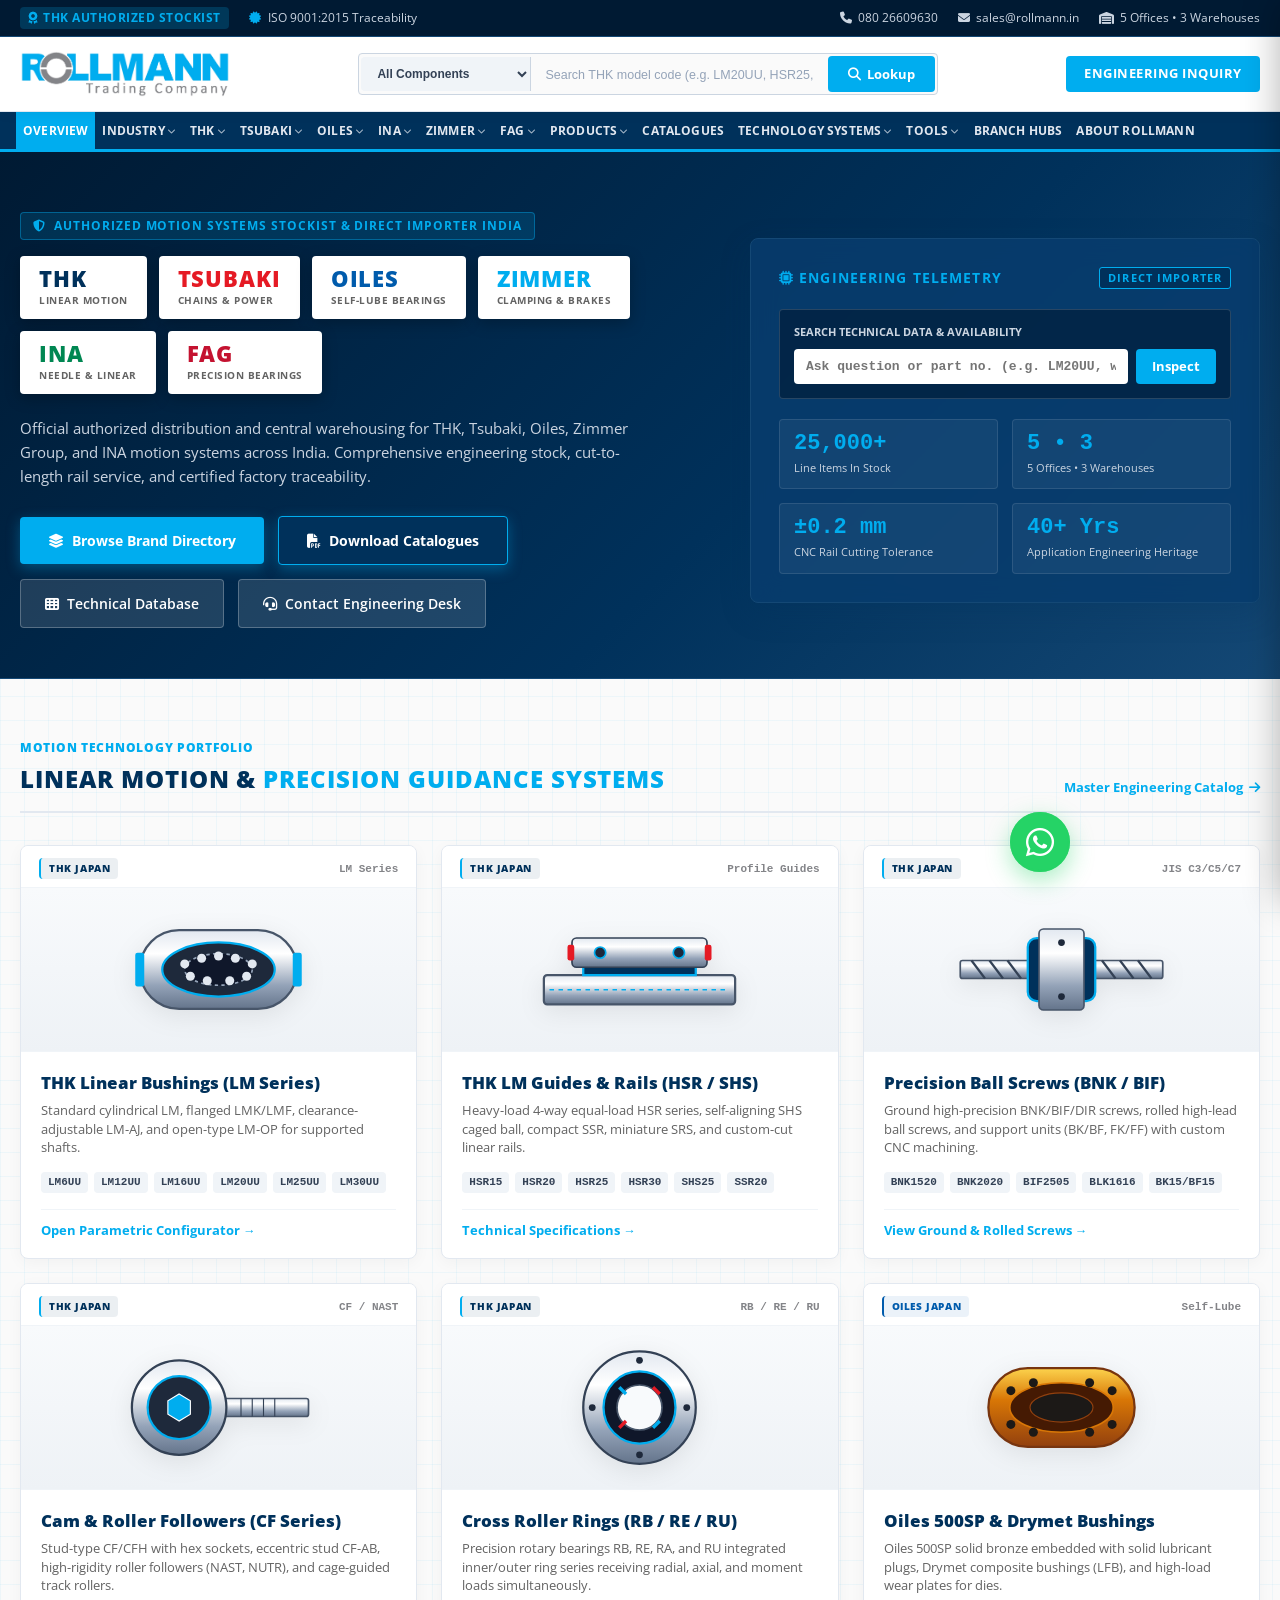
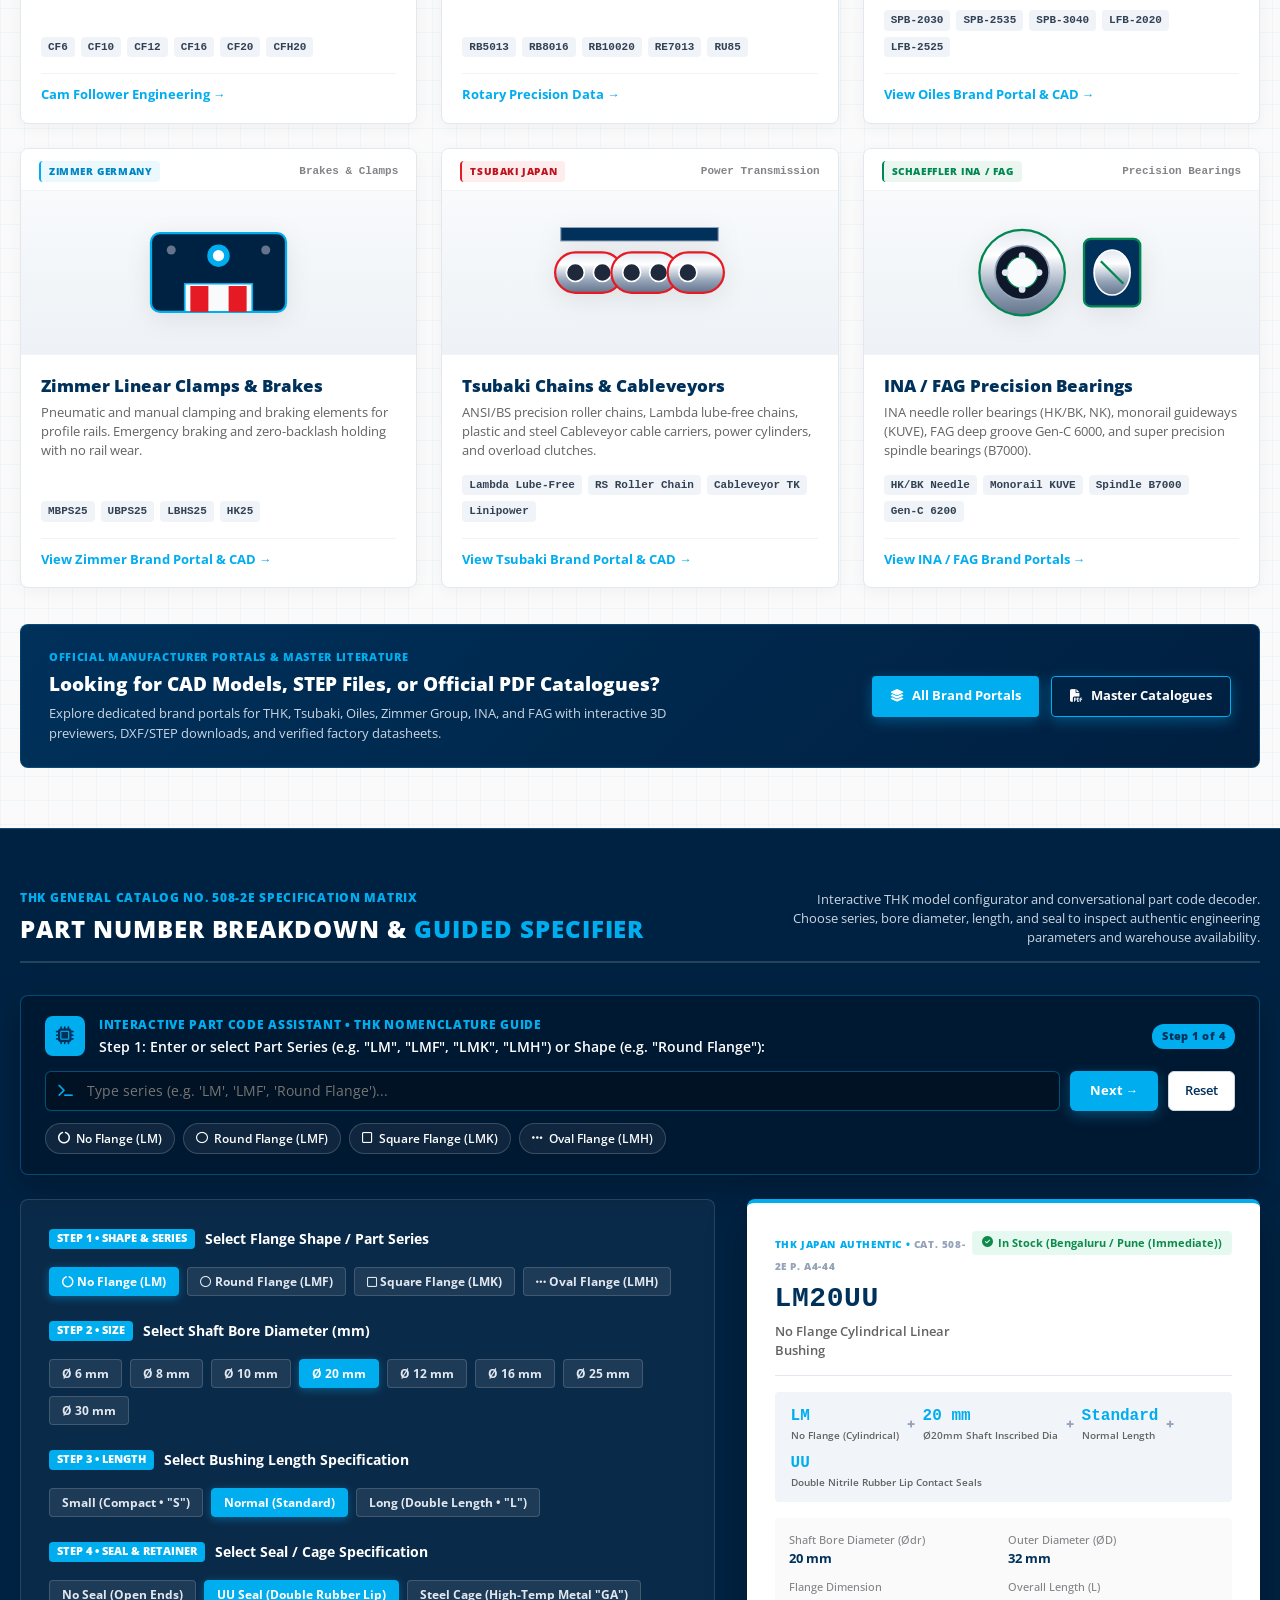
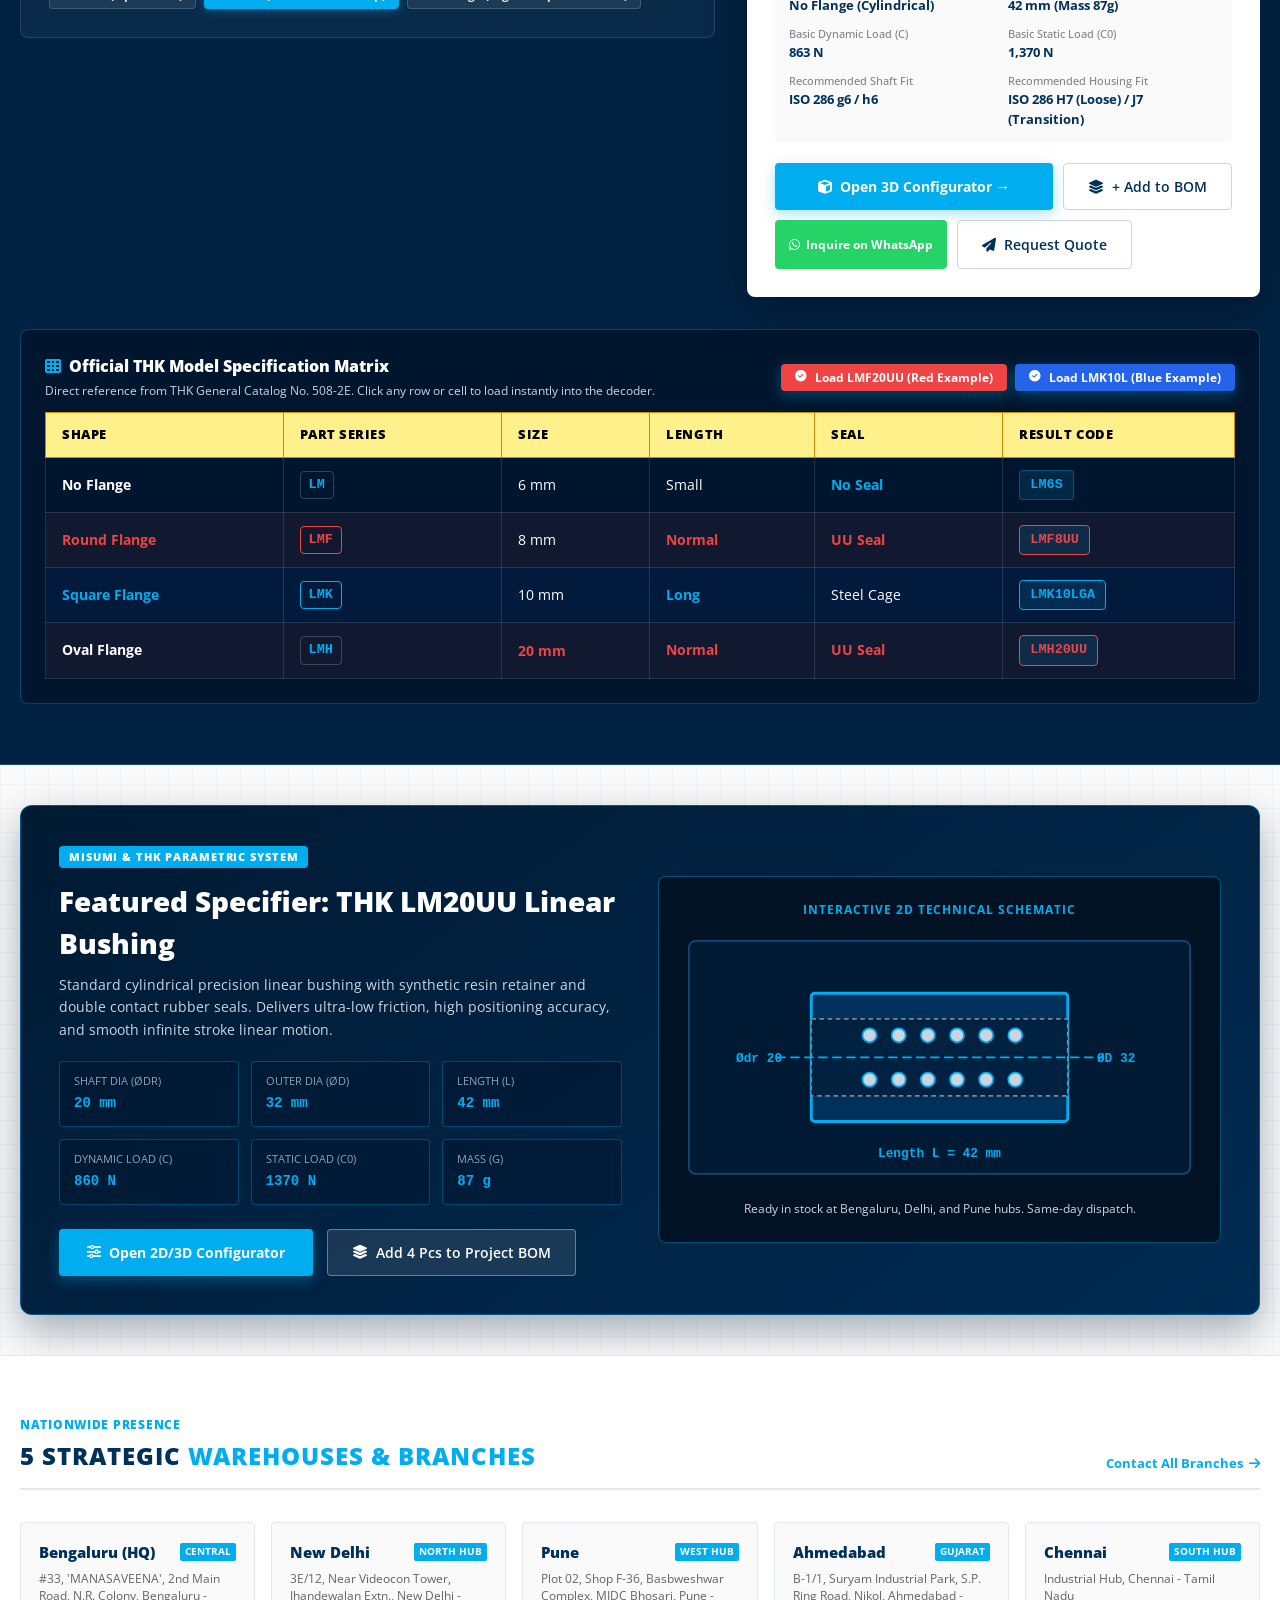
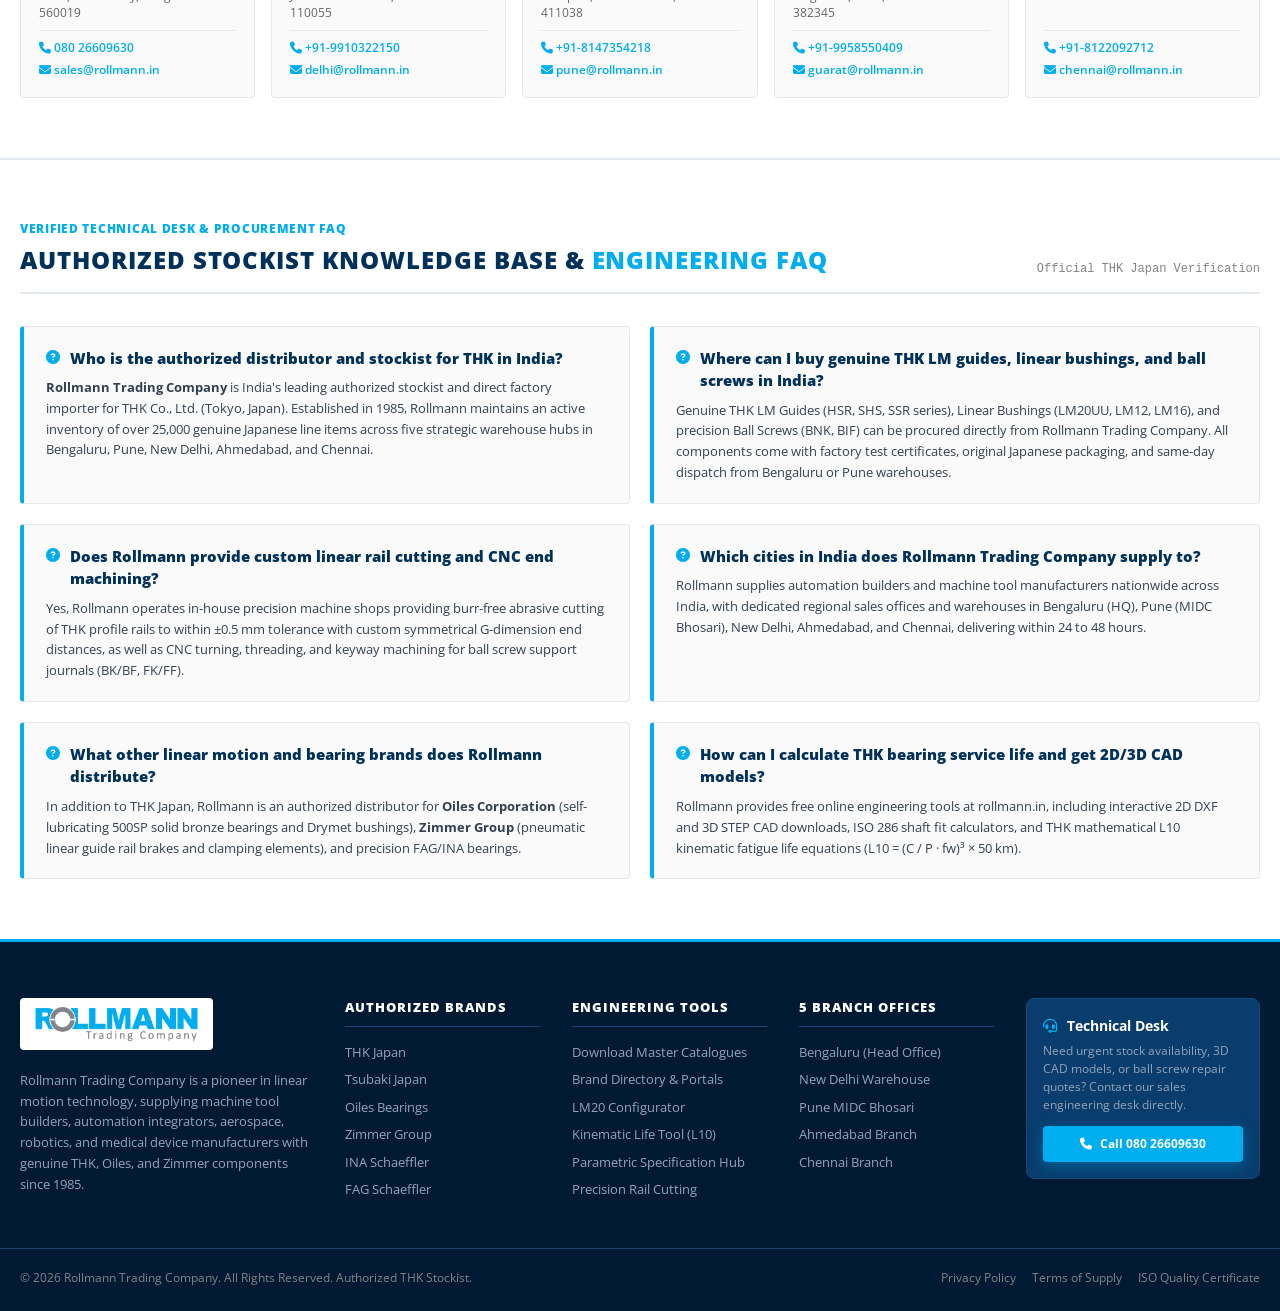
<file: index.html>
<!DOCTYPE html>
<html lang="en">
<head>
  <meta charset="UTF-8">
  <meta name="viewport" content="width=device-width, initial-scale=1.0">
  <title>Authorized THK Stockist India | THK Linear Motion, LM Guides &amp; Ball Screws | Rollmann</title>
  <meta name="description" content="Rollmann Trading Company is India's leading authorized stockist for THK Co., Ltd. (Japan), Oiles, and Zimmer Group. 25,000+ SKUs in stock across Bengaluru, Pune, Delhi, Ahmedabad, Chennai. Kinematic life calculators and CNC machining.">
  <meta name="keywords" content="THK authorized stockist India, THK distributor India, THK linear guide India, THK LM20UU, THK HSR25, THK ball screw India, Oiles bearings India, Zimmer rail clamps India, linear motion Bengaluru, THK linear motion systems">
  <link rel="canonical" href="https://rollmann.in/">
  <meta property="og:locale" content="en_IN">
  <meta property="og:type" content="website">
  <meta property="og:title" content="Authorized THK Stockist India | THK Linear Motion &amp; LM Guides | Rollmann">
  <meta property="og:description" content="Rollmann Trading Company is India's premier authorized stockist for THK Japan, Oiles, and Zimmer Group with 25,000+ SKUs in stock.">
  <meta property="og:url" content="https://rollmann.in/">
  <meta property="og:site_name" content="Rollmann Trading Company">
  <meta property="og:image" content="https://rollmann.in/images/rollmann_logo_white_bg.png">
  <meta name="twitter:card" content="summary_large_image">
  <meta name="twitter:title" content="Authorized THK Stockist India | Rollmann Trading Co.">
  <meta name="twitter:description" content="India's official stockist for THK Japan Linear Motion Systems, LM Guides, Bushings, and Ball Screws.">
  <meta name="twitter:image" content="https://rollmann.in/images/rollmann_logo_white_bg.png">
  <meta name="geo.region" content="IN-KA">
  <meta name="geo.placename" content="Bengaluru">
  <meta name="geo.position" content="12.9602;77.5753">
  <meta name="ICBM" content="12.9602, 77.5753">
  <link rel="preconnect" href="https://fonts.googleapis.com">
  <link rel="preconnect" href="https://fonts.gstatic.com" crossorigin>
  <link href="https://fonts.googleapis.com/css2?family=Open+Sans:ital,wght@0,400;0,600;0,700;0,800;0,900;1,400&display=swap" rel="stylesheet">
  <link rel="stylesheet" href="styles.css">
  <link rel="stylesheet" href="https://cdnjs.cloudflare.com/ajax/libs/font-awesome/6.4.0/css/all.min.css">
  <script type="application/ld+json">
  {
    "@context": "https://schema.org",
    "@graph": [
      {
        "@type": ["Organization", "Corporation"],
        "@id": "https://rollmann.in/#organization",
        "name": "Rollmann Trading Company",
        "alternateName": ["Rollmann Trading Co.", "Rollmann India", "Rollmann THK India"],
        "url": "https://rollmann.in",
        "logo": "https://rollmann.in/images/rollmann_logo_white_bg.png",
        "image": "https://rollmann.in/images/rollmann_logo_white_bg.png",
        "description": "Rollmann Trading Company is India's premier authorized stockist and importer of THK Co., Ltd. (Japan) linear motion systems, Oiles self-lubricating bearings, and Zimmer Group clamping elements.",
        "foundingDate": "1985",
        "award": "Authorized Stockist for THK Co., Ltd. (Japan)",
        "knowsAbout": [
          "THK Linear Motion Systems",
          "Linear Motion Guides",
          "Recirculating Linear Bushings",
          "Precision Ground Ball Screws",
          "Cam Followers and Track Rollers",
          "Cross Roller Rings",
          "Oiles Self-Lubricating Bearings",
          "Zimmer Group Linear Guide Clamping Elements",
          "ISO 286 Shaft Tolerances",
          "THK Mathematical Life Equations"
        ],
        "areaServed": {
          "@type": "Country",
          "name": "India"
        },
        "address": {
          "@type": "PostalAddress",
          "streetAddress": "55, 3rd Main Road, New Tharagupet",
          "addressLocality": "Bengaluru",
          "addressRegion": "Karnataka",
          "postalCode": "560002",
          "addressCountry": "IN"
        },
        "contactPoint": [
          {
            "@type": "ContactPoint",
            "telephone": "+91-80-26609630",
            "contactType": "sales",
            "areaServed": "IN",
            "availableLanguage": ["English", "Hindi", "Kannada"]
          },
          {
            "@type": "ContactPoint",
            "email": "sales@rollmann.in",
            "contactType": "technical support",
            "areaServed": "IN"
          }
        ]
      },
      {
        "@type": "WebSite",
        "@id": "https://rollmann.in/#website",
        "url": "https://rollmann.in",
        "name": "Rollmann Trading Company",
        "publisher": {
          "@id": "https://rollmann.in/#organization"
        },
        "potentialAction": {
          "@type": "SearchAction",
          "target": "https://rollmann.in/products.html?q={search_term_string}",
          "query-input": "required name=search_term_string"
        }
      },
      {
        "@type": "FAQPage",
        "@id": "https://rollmann.in/#faq",
        "mainEntity": [
          {
            "@type": "Question",
            "name": "Who is the authorized distributor and stockist for THK Japan products in India?",
            "acceptedAnswer": {
              "@type": "Answer",
              "text": "Rollmann Trading Company is India's leading authorized stockist and importer of THK Co., Ltd. (Tokyo, Japan) linear motion systems, stocking over 25,000 genuine Japanese line items across central warehouses in Bengaluru, Pune, New Delhi, Ahmedabad, and Chennai."
            }
          },
          {
            "@type": "Question",
            "name": "Where can engineers buy genuine THK LM guides, linear bushings, and ball screws in India?",
            "acceptedAnswer": {
              "@type": "Answer",
              "text": "Engineers and automation machine builders can purchase 100% genuine Japanese manufactured THK components directly from Rollmann Trading Company with JIS factory test certificates and same-day dispatch from Bengaluru or Pune."
            }
          },
          {
            "@type": "Question",
            "name": "Does Rollmann Trading Company provide precision LM rail cutting and CNC end machining?",
            "acceptedAnswer": {
              "@type": "Answer",
              "text": "Yes, Rollmann operates in-house precision machine shops providing burr-free abrasive cutting of THK profile rails to within ±0.5 mm tolerance with custom end pitch matching, as well as CNC turning, threading, and keyway machining for ball screw support journals."
            }
          },
          {
            "@type": "Question",
            "name": "What other linear motion and bearing brands does Rollmann supply in India?",
            "acceptedAnswer": {
              "@type": "Answer",
              "text": "Alongside THK Japan, Rollmann Trading Company is an authorized stockist for Oiles Corporation (self-lubricating 500SP solid bronze bearings and Drymet bushings), Zimmer Group (pneumatic and manual linear guide rail brakes and clamping elements), and precision FAG/INA bearings."
            }
          },
          {
            "@type": "Question",
            "name": "How does Rollmann assist with linear motion life calculation and CAD models?",
            "acceptedAnswer": {
              "@type": "Answer",
              "text": "Rollmann provides free online engineering tools at rollmann.in, including interactive 2D/3D CAD model configurators, ISO 286 shaft fit calculators, and THK mathematical L10 fatigue life calculation tools."
            }
          }
        ]
      }
    ]
  }
  </script>
</head>
<body class="cad-grid-bg">

  <div class="top-bar">
    <div class="container top-bar-inner">
      <div class="top-bar-left">
        <span class="top-bar-badge"><i class="fa-solid fa-award"></i> THK AUTHORIZED STOCKIST</span>
        <span><i class="fa-solid fa-certificate" style="color:var(--rollmann-cyan); margin-right:4px;"></i> ISO 9001:2015 Traceability</span>
      </div>
      <div class="top-bar-right">
        <a href="tel:+918026609630" class="top-link"><i class="fa-solid fa-phone"></i> 080 26609630</a>
        <a href="mailto:sales@rollmann.in" class="top-link"><i class="fa-solid fa-envelope"></i> sales@rollmann.in</a>
        <a href="contact-us.html" class="top-link"><i class="fa-solid fa-warehouse"></i> 5 Offices &bull; 3 Warehouses</a>
      </div>
    </div>
  </div>

  <header class="main-header">
    <div class="container header-main-row">
      <a href="index.html" class="brand-logo">
        <img src="images/rollmann_logo_white_bg.png" alt="Rollmann Trading Company" class="brand-logo-img">
      </a>

      <div class="header-search-wrap">
        <div class="header-search-box">
          <select class="search-category-select" id="headerCategorySelect">
            <option value="all">All Components</option>
            <option value="LM">Linear Bushings</option>
            <option value="HSR">LM Guides &amp; Rails</option>
            <option value="Ball">Precision Ball Screws</option>
            <option value="Cam">Cam Followers</option>
            <option value="Oiles">Oiles Bearings</option>
          </select>
          <input type="text" id="globalSearchInput" class="header-search-input" placeholder="Search THK model code (e.g. LM20UU, HSR25, BNK1520, SPB)..." autocomplete="off">
          <button type="button" class="header-search-btn" onclick="document.getElementById('globalSearchInput').focus()">
            <i class="fa-solid fa-magnifying-glass"></i> Lookup
          </button>
        </div>
        <div id="searchSuggestDropdown" class="search-suggest-dropdown"></div>
      </div>

      <div class="header-actions">
        <a href="contact-us.html" class="primary-rfq-btn">
          Engineering Inquiry
        </a>

        <button type="button" class="mobile-menu-toggle" aria-label="Toggle navigation">
          <i class="fa-solid fa-bars"></i>
        </button>
      </div>
    </div>
  </header>

  <nav class="nav-bar">
    <div class="container nav-bar-inner">
      <ul class="nav-menu">
        <li class="nav-item"><a href="index.html" class="nav-link active">Overview</a></li>

        <li class="nav-item">
          <a href="products.html" class="nav-link">
            Industry <i class="fa-solid fa-chevron-down"></i>
          </a>
          <ul class="nav-dropdown">
            <li><a href="products.html?ind=automotive">Automotive &amp; EV<span class="nav-dropdown-sub">Chassis, robotic welding, battery cells</span></a></li>
            <li><a href="products.html?ind=machinetools">Machine Tools &amp; CNC<span class="nav-dropdown-sub">Milling, turning, grinding, EDM axes</span></a></li>
            <li><a href="products.html?ind=robotics">Robotics &amp; Automation<span class="nav-dropdown-sub">Articulated arms, pick-and-place, SCARA</span></a></li>
            <li><a href="products.html?ind=aerospace">Aerospace &amp; Defense<span class="nav-dropdown-sub">Flight actuators, radar positioning</span></a></li>
            <li><a href="products.html?ind=semiconductor">Semiconductor &amp; Cleanroom<span class="nav-dropdown-sub">Wafer handling, vacuum, stainless SRS</span></a></li>
            <li><a href="products.html?ind=medical">Medical &amp; Packaging<span class="nav-dropdown-sub">Diagnostic scanners, sterile bottling</span></a></li>
            <li><a href="products.html?ind=heavy">Heavy Engineering<span class="nav-dropdown-sub">Steel mills, continuous casting, conveyors</span></a></li>
          </ul>
        </li>

        <li class="nav-item">
          <a href="lm-guide.html" class="nav-link">
            THK <i class="fa-solid fa-chevron-down"></i>
          </a>
          <ul class="nav-dropdown">
            <li><a href="lm-guide.html">LM Guides &amp; Rails<span class="nav-dropdown-sub">SHS, HSR, SSR, SRS Caged Ball Series</span></a></li>
            <li><a href="linear-bush.html">Linear Bushings<span class="nav-dropdown-sub">LM, LM-L, LM-AJ, LM-OP, Flanged LMF/LMK</span></a></li>
            <li><a href="ball-screws.html">Precision Ball Screws<span class="nav-dropdown-sub">Ground JIS C3/C5 BNK/BIF &amp; Rolled BTK/MTF</span></a></li>
            <li><a href="cam-followers.html">Cam &amp; Roller Followers<span class="nav-dropdown-sub">CF, CFH High-Rigidity, CF-AB Eccentric</span></a></li>
            <li><a href="cross-roller.html">Cross Roller Rings<span class="nav-dropdown-sub">RB, RE, RU Integrated High-Rigidity Rings</span></a></li>
            <li><a href="brand.html?b=thk">Full THK Brand Catalog<span class="nav-dropdown-sub">CAD Models &amp; Specifications</span></a></li>
            <li><a href="products.html?brand=THK">Linear Actuators &amp; Stages<span class="nav-dropdown-sub">KR, SKR Compact Caged Ball Modules</span></a></li>
            <li><a href="products.html?brand=THK">Ball Splines &amp; Rotary Bushings<span class="nav-dropdown-sub">LBS, LBST High-Torque Zero-Backlash</span></a></li>
          </ul>
        </li>

        <li class="nav-item">
          <a href="products.html?brand=Tsubaki" class="nav-link">
            Tsubaki <i class="fa-solid fa-chevron-down"></i>
          </a>
          <ul class="nav-dropdown">
            <li><a href="brand.html?b=tsubaki">Full Tsubaki Brand Catalog<span class="nav-dropdown-sub">CAD Models &amp; Specifications</span></a></li>
            <li><a href="products.html?brand=Tsubaki">Drive &amp; Roller Chains<span class="nav-dropdown-sub">ANSI/BS Standard &amp; Lambda Lube-Free</span></a></li>
            <li><a href="products.html?brand=Tsubaki">Cable Carriers &amp; Cableveyors<span class="nav-dropdown-sub">Plastic &amp; Steel Cable Protection Tracks</span></a></li>
            <li><a href="products.html?brand=Tsubaki">Power Cylinders &amp; Actuators<span class="nav-dropdown-sub">Linipower &amp; Multi-Cylinder Screw Jacks</span></a></li>
            <li><a href="products.html?brand=Tsubaki">Sprockets &amp; Shaft Couplings<span class="nav-dropdown-sub">Precision Roller Chain &amp; Beam Couplings</span></a></li>
            <li><a href="products.html?brand=Tsubaki">Cam Clutches &amp; Overload Protectors<span class="nav-dropdown-sub">One-Way Overrunning &amp; Shock Relievers</span></a></li>
          </ul>
        </li>

        <li class="nav-item">
          <a href="products.html?brand=Oiles" class="nav-link">
            Oiles <i class="fa-solid fa-chevron-down"></i>
          </a>
          <ul class="nav-dropdown">
            <li><a href="brand.html?b=oiles">Full Oiles Brand Catalog<span class="nav-dropdown-sub">CAD Models &amp; Specifications</span></a></li>
            <li><a href="products.html?brand=Oiles">Oiles 500SP Bronze Bearings<span class="nav-dropdown-sub">Solid Bronze with Graphite Lubricant Plugs</span></a></li>
            <li><a href="products.html?brand=Oiles">Oiles Drymet LF / LFB Bushings<span class="nav-dropdown-sub">PTFE Layered Self-Lubricating Composite</span></a></li>
            <li><a href="products.html?brand=Oiles">Oiles Fiberflon Bearings<span class="nav-dropdown-sub">Filament Wound High-Load Bushings</span></a></li>
            <li><a href="products.html?brand=Oiles">Oiles Glitron &amp; Cermet<span class="nav-dropdown-sub">High Wear Resistance Solid Plain Bearings</span></a></li>
            <li><a href="products.html?brand=Oiles">Die &amp; Mold Components<span class="nav-dropdown-sub">Guide Post Sets &amp; Wear Slide Plates</span></a></li>
          </ul>
        </li>

        <li class="nav-item">
          <a href="products.html?brand=INA" class="nav-link">
            INA <i class="fa-solid fa-chevron-down"></i>
          </a>
          <ul class="nav-dropdown">
            <li><a href="brand.html?b=ina">Full INA Brand Catalog<span class="nav-dropdown-sub">CAD Models &amp; Specifications</span></a></li>
            <li><a href="products.html?brand=INA">Needle Roller Bearings<span class="nav-dropdown-sub">Drawn Cup HK/BK &amp; Machined Ring NK/RNA</span></a></li>
            <li><a href="products.html?brand=INA">Monorail Guidance Systems<span class="nav-dropdown-sub">KUVE, KUSE &amp; Roller Guideways RUE</span></a></li>
            <li><a href="products.html?brand=INA">Track Rollers &amp; Cam Followers<span class="nav-dropdown-sub">Stud Type KR/NUKR &amp; Yoke Type NUTR</span></a></li>
            <li><a href="products.html?brand=INA">Linear Bushings &amp; Shafts<span class="nav-dropdown-sub">KB, KBS, KBO Precision Ball Bushings</span></a></li>
            <li><a href="products.html?brand=INA">Plain Spherical Bushings<span class="nav-dropdown-sub">ELGOGLIDE Maintenance-Free Technology</span></a></li>
          </ul>
        </li>

        <li class="nav-item">
          <a href="products.html?brand=Zimmer" class="nav-link">
            Zimmer <i class="fa-solid fa-chevron-down"></i>
          </a>
          <ul class="nav-dropdown">
            <li><a href="brand.html?b=zimmer">Full Zimmer Brand Catalog<span class="nav-dropdown-sub">CAD Models &amp; Specifications</span></a></li>
            <li><a href="products.html?brand=Zimmer">Pneumatic Rail Clamps &amp; Brakes<span class="nav-dropdown-sub">MBPS, UBPS, LBHS Safety Holding Elements</span></a></li>
            <li><a href="products.html?brand=Zimmer">Manual Clamping Elements<span class="nav-dropdown-sub">HK, MK Series with Fast Locking Lever</span></a></li>
            <li><a href="products.html?brand=Zimmer">Hydraulic Guide Rail Clamps<span class="nav-dropdown-sub">KBHS, LBHS High-Capacity Clamping</span></a></li>
            <li><a href="products.html?brand=Zimmer">Industrial Shock Absorbers<span class="nav-dropdown-sub">Powerstop Precision Kinetic Dampers</span></a></li>
            <li><a href="products.html?brand=Zimmer">Robotics Grippers &amp; EOAT<span class="nav-dropdown-sub">2-Jaw Pneumatic &amp; Electric Grippers</span></a></li>
          </ul>
        </li>

        <li class="nav-item">
          <a href="products.html?brand=FAG" class="nav-link">
            FAG <i class="fa-solid fa-chevron-down"></i>
          </a>
          <ul class="nav-dropdown">
            <li><a href="brand.html?b=fag">Full FAG Brand Catalog<span class="nav-dropdown-sub">CAD Models &amp; Specifications</span></a></li>
            <li><a href="products.html?brand=FAG">Deep Groove Ball Bearings<span class="nav-dropdown-sub">Generation C 6000, 6200, 6300 Series</span></a></li>
            <li><a href="products.html?brand=FAG">Precision Spindle Bearings<span class="nav-dropdown-sub">B7000 High-Speed Ceramic Hybrid Sets</span></a></li>
            <li><a href="products.html?brand=FAG">Cylindrical Roller Bearings<span class="nav-dropdown-sub">NU, NJ, NUP Heavy Radial Load E-XL</span></a></li>
            <li><a href="products.html?brand=FAG">Spherical Roller Bearings<span class="nav-dropdown-sub">22200, 22300 Severe Vibrating Screen Series</span></a></li>
            <li><a href="products.html?brand=FAG">Angular Contact Bearings<span class="nav-dropdown-sub">Single Row 7200/7300 &amp; Double Row 3200</span></a></li>
            <li><a href="products.html?brand=FAG">Pillow Block &amp; Flange Units<span class="nav-dropdown-sub">Black Series Cast Iron Mounted Housings</span></a></li>
          </ul>
        </li>

        <li class="nav-item">
          <a href="products.html" class="nav-link">
            Products <i class="fa-solid fa-chevron-down"></i>
          </a>
          <ul class="nav-dropdown">
            <li><a href="products.html">Brand Directory<span class="nav-dropdown-sub">All 6 Authorized Brands</span></a></li>
            <li><a href="catalogues.html">Download Catalogues<span class="nav-dropdown-sub">Master Engineering PDF Handbooks</span></a></li>
          </ul>
        </li>
        <li class="nav-item"><a href="catalogues.html" class="nav-link">Catalogues</a></li>

        <li class="nav-item">
          <a href="products.html" class="nav-link">
            Technology Systems <i class="fa-solid fa-chevron-down"></i>
          </a>
          <div class="mega-dropdown">
            <div class="mega-grid">
              <div>
                <div class="mega-col-title">Linear Motion Systems</div>
                <ul class="mega-list">
                  <li><a href="linear-bush.html">Linear Bushings (LM) <span class="mega-badge">Configurator</span></a></li>
                  <li><a href="lm-guide.html">LM Guides &amp; Rails (HSR, SHS) <span class="mega-badge">Heavy Load</span></a></li>
                  <li><a href="ball-screws.html">Precision Ball Screws (BNK, BIF) <span class="mega-badge">JIS C3/C5</span></a></li>
                  <li><a href="cam-followers.html">Cam Followers &amp; Track Rollers <span class="mega-badge">Needle Roller</span></a></li>
                  <li><a href="cross-roller.html">Cross Roller Rings (RB, RE, RU) <span class="mega-badge">Rigidity</span></a></li>
                </ul>
              </div>
              <div>
                <div class="mega-col-title">Engineered Bearings</div>
                <ul class="mega-list">
                  <li><a href="products.html?brand=Oiles">Oiles 500SP Solid Bronze <span class="mega-badge">Self-Lube</span></a></li>
                  <li><a href="products.html?brand=Oiles">Oiles Drymet Bushings (LFB) <span class="mega-badge">Low Friction</span></a></li>
                  <li><a href="products.html?brand=Zimmer">Zimmer Pneumatic Clamps <span class="mega-badge">Brakes</span></a></li>
                  <li><a href="products.html?brand=THK">Ball Splines &amp; Rotary Bushings <span class="mega-badge">Torque</span></a></li>
                  <li><a href="products.html?brand=Tsubaki">Cable Carriers &amp; Chains <span class="mega-badge">Power</span></a></li>
                </ul>
              </div>
              <div>
                <div class="mega-col-title">Machining &amp; Workshop</div>
                <ul class="mega-list">
                  <li><a href="services.html">Precision LM Rail Cutting <span class="mega-badge">&plusmn;0.5mm</span></a></li>
                  <li><a href="services.html">CNC Ball Screw End Machining <span class="mega-badge">BK/BF</span></a></li>
                  <li><a href="services.html">Ball Screw Re-Balling &amp; Repair <span class="mega-badge">Zero Play</span></a></li>
                  <li><a href="linear-bush.html#calc">Kinematic Fatigue Calculator <span class="mega-badge">L10 Engine</span></a></li>
                  <li><a href="contact-us.html">On-Site Retrofitting <span class="mega-badge">Pan-India</span></a></li>
                </ul>
              </div>
            </div>
          </div>
        </li>

        <li class="nav-item">
          <a href="linear-bush.html" class="nav-link">
            Tools <i class="fa-solid fa-chevron-down"></i>
          </a>
          <ul class="nav-dropdown dropdown-right">
            <li><a href="linear-bush.html">LM20 Configurator<span class="nav-dropdown-sub">Interactive 3D/2D CAD Bushing Model</span></a></li>
            <li><a href="linear-bush.html#tolerance">Engineering Telemetry<span class="nav-dropdown-sub">ISO 286 Shaft &amp; Housing Fit Visualizer</span></a></li>
            <li><a href="linear-bush.html#calc">Interactive Kinematic Life &amp; Fatigue Calculator<span class="nav-dropdown-sub">THK L10 Travel Life &amp; L10h Operating Hours</span></a></li>
          </ul>
        </li>

        <li class="nav-item"><a href="contact-us.html" class="nav-link">Branch Hubs</a></li>
        <li class="nav-item"><a href="about-us.html" class="nav-link">About Rollmann</a></li>
      </ul>

      <div class="nav-ticker">
        <i class="fa-solid fa-award"></i> Authorized THK Co., Ltd. (Tokyo, Japan) Central Hub
      </div>
    </div>
  </nav>

  <section class="hero-industrial">
    <div class="container hero-grid">
      <div>
        <div class="hero-eyebrow">
          <i class="fa-solid fa-shield-halved"></i> Authorized Motion Systems Stockist &amp; Direct Importer India
        </div>
        <div class="hero-brand-logos-headline">
          <h1 class="sr-only">THK, Tsubaki, Oiles, Zimmer, INA Authorized Motion Components India</h1>
          <div class="hero-brand-badges-row">
            <a href="brand.html?b=thk" class="hero-brand-pill" style="text-decoration:none; cursor:pointer;">
              <span class="brand-name-bold" style="color:#00315B;">THK</span>
              <span class="brand-sub-tag">Linear Motion</span>
            </a>
            <a href="brand.html?b=tsubaki" class="hero-brand-pill" style="text-decoration:none; cursor:pointer;">
              <span class="brand-name-bold" style="color:#E51A24;">TSUBAKI</span>
              <span class="brand-sub-tag">Chains &amp; Power</span>
            </a>
            <a href="brand.html?b=oiles" class="hero-brand-pill" style="text-decoration:none; cursor:pointer;">
              <span class="brand-name-bold" style="color:#005BAC;">OILES</span>
              <span class="brand-sub-tag">Self-Lube Bearings</span>
            </a>
            <a href="brand.html?b=zimmer" class="hero-brand-pill" style="text-decoration:none; cursor:pointer;">
              <span class="brand-name-bold" style="color:#00ADEF;">ZIMMER</span>
              <span class="brand-sub-tag">Clamping &amp; Brakes</span>
            </a>
            <a href="brand.html?b=ina" class="hero-brand-pill" style="text-decoration:none; cursor:pointer;">
              <span class="brand-name-bold" style="color:#008752;">INA</span>
              <span class="brand-sub-tag">Needle &amp; Linear</span>
            </a>
            <a href="brand.html?b=fag" class="hero-brand-pill" style="text-decoration:none; cursor:pointer;">
              <span class="brand-name-bold" style="color:#C41230;">FAG</span>
              <span class="brand-sub-tag">Precision Bearings</span>
            </a>
          </div>
        </div>
        <p class="hero-desc">
          Official authorized distribution and central warehousing for THK, Tsubaki, Oiles, Zimmer Group, and INA motion systems across India. Comprehensive engineering stock, cut-to-length rail service, and certified factory traceability.
        </p>
        <div class="hero-cta-group">
          <a href="products.html" class="btn-primary">
            <i class="fa-solid fa-layer-group"></i> Browse Brand Directory
          </a>
          <a href="catalogues.html" class="btn-primary" style="background:var(--navy-deep); border:1px solid var(--rollmann-cyan);">
            <i class="fa-solid fa-file-pdf"></i> Download Catalogues
          </a>
          <a href="products.html" class="btn-secondary">
            <i class="fa-solid fa-table-cells"></i> Technical Database
          </a>
          <a href="contact-us.html" class="btn-secondary">
            <i class="fa-solid fa-headset"></i> Contact Engineering Desk
          </a>
        </div>
      </div>

      <div class="hero-highlights-card">
        <div class="highlights-card-title">
          <span><i class="fa-solid fa-microchip" style="color:var(--rollmann-cyan);"></i> Engineering Telemetry</span>
          <span style="font-size:11px; background:var(--navy-deep); color:var(--rollmann-cyan); padding:2px 8px; border-radius:3px; border:1px solid var(--rollmann-cyan);">Direct Importer</span>
        </div>

        <div class="part-search-quickbox" id="heroQuickBox">
          <label class="quickbox-label">Search Technical Data &amp; Availability</label>
          <div class="quickbox-input-row">
            <input type="text" class="quickbox-input" placeholder="Ask question or part no. (e.g. LM20UU, warehouses)" id="heroQuickInput" autocomplete="off">
            <button type="button" class="quickbox-btn" id="heroQuickBtn">
              Inspect
            </button>
          </div>

          <div class="quick-result-popup" id="quickResultPopup">
            <div class="popup-header">
              <div class="popup-title" id="popupTitle">
                <i class="fa-solid fa-microchip" style="color:var(--rollmann-cyan);"></i> Technical Result
              </div>
              <button type="button" class="popup-close" id="popupCloseBtn" aria-label="Close popup">&times;</button>
            </div>
            <div class="popup-body" id="popupContent">
            </div>
            <div class="popup-actions" id="popupActions">
            </div>
          </div>
        </div>

        <div class="hero-stats-grid">
          <div class="stat-tile">
            <div class="stat-tile-val">25,000+</div>
            <div class="stat-tile-lbl">Line Items In Stock</div>
          </div>
          <div class="stat-tile">
            <div class="stat-tile-val">5 &bull; 3</div>
            <div class="stat-tile-lbl">5 Offices &bull; 3 Warehouses</div>
          </div>
          <div class="stat-tile">
            <div class="stat-tile-val">&plusmn;0.2 mm</div>
            <div class="stat-tile-lbl">CNC Rail Cutting Tolerance</div>
          </div>
          <div class="stat-tile">
            <div class="stat-tile-val">40+ Yrs</div>
            <div class="stat-tile-lbl">Application Engineering Heritage</div>
          </div>
        </div>
      </div>
    </div>
  </section>

    <section class="section-industrial">
    <div class="container">
      <div class="section-head-bar">
        <div>
          <div style="font-size:12px; font-weight:800; text-transform:uppercase; color:var(--rollmann-cyan); letter-spacing:0.06em; margin-bottom:4px;">Motion Technology Portfolio</div>
          <h2 class="section-title">Linear Motion &amp; <span>Precision Guidance Systems</span></h2>
        </div>
        <a href="products.html" class="section-view-link">
          Master Engineering Catalog <i class="fa-solid fa-arrow-right"></i>
        </a>
      </div>

      <div class="categories-b2b-grid">
        <div class="b2b-cat-card">
          <div class="cat-card-topbar">
            <span class="cat-brand-tag thk-tag">THK Japan</span>
            <span style="font-size:11px; font-weight:700; color:var(--gray-500); font-family:var(--font-mono);">LM Series</span>
          </div>
          <div class="cat-photo-box">
            <svg viewBox="0 0 200 120" xmlns="http://www.w3.org/2000/svg">
              <defs>
                <linearGradient id="metalGrad" x1="0" y1="0" x2="0" y2="1">
                  <stop offset="0%" stop-color="#E2E8F0"/>
                  <stop offset="30%" stop-color="#FFFFFF"/>
                  <stop offset="70%" stop-color="#94A3B8"/>
                  <stop offset="100%" stop-color="#64748B"/>
                </linearGradient>
                <linearGradient id="cyanAccent" x1="0" y1="0" x2="1" y2="1">
                  <stop offset="0%" stop-color="#00ADEF"/>
                  <stop offset="100%" stop-color="#0077A8"/>
                </linearGradient>
              </defs>
              <rect x="30" y="25" width="140" height="70" rx="35" fill="url(#metalGrad)" stroke="#475569" stroke-width="2"/>
              <ellipse cx="100" cy="60" rx="50" ry="24" fill="#1E293B" stroke="#00ADEF" stroke-width="2"/>
              <ellipse cx="100" cy="60" rx="30" ry="14" fill="#0F172A" stroke="#94A3B8" stroke-width="1.5" stroke-dasharray="3 3"/>
              <circle cx="70" cy="55" r="4" fill="#E2E8F0"/>
              <circle cx="85" cy="50" r="4" fill="#E2E8F0"/>
              <circle cx="100" cy="48" r="4" fill="#E2E8F0"/>
              <circle cx="115" cy="50" r="4" fill="#E2E8F0"/>
              <circle cx="130" cy="55" r="4" fill="#E2E8F0"/>
              <circle cx="75" cy="66" r="4" fill="#E2E8F0"/>
              <circle cx="90" cy="70" r="4" fill="#E2E8F0"/>
              <circle cx="110" cy="70" r="4" fill="#E2E8F0"/>
              <circle cx="125" cy="66" r="4" fill="#E2E8F0"/>
              <rect x="26" y="45" width="8" height="30" rx="2" fill="#00ADEF"/>
              <rect x="166" y="45" width="8" height="30" rx="2" fill="#00ADEF"/>
            </svg>
          </div>
          <div class="cat-body">
            <h3 class="cat-title">THK Linear Bushings (LM Series)</h3>
            <p class="cat-desc">Standard cylindrical LM, flanged LMK/LMF, clearance-adjustable LM-AJ, and open-type LM-OP for supported shafts.</p>
            <div class="cat-models-list">
              <span class="cat-model-pill">LM6UU</span>
              <span class="cat-model-pill">LM12UU</span>
              <span class="cat-model-pill">LM16UU</span>
              <span class="cat-model-pill">LM20UU</span>
              <span class="cat-model-pill">LM25UU</span>
              <span class="cat-model-pill">LM30UU</span>
            </div>
            <a href="linear-bush.html" class="cat-card-action">Open Parametric Configurator &rarr;</a>
          </div>
        </div>

        <div class="b2b-cat-card">
          <div class="cat-card-topbar">
            <span class="cat-brand-tag thk-tag">THK Japan</span>
            <span style="font-size:11px; font-weight:700; color:var(--gray-500); font-family:var(--font-mono);">Profile Guides</span>
          </div>
          <div class="cat-photo-box">
            <svg viewBox="0 0 200 120" xmlns="http://www.w3.org/2000/svg">
              <rect x="15" y="65" width="170" height="26" rx="3" fill="url(#metalGrad)" stroke="#475569" stroke-width="2"/>
              <path d="M 50 65 L 50 40 L 150 40 L 150 65 Z" fill="#00315B" stroke="#00ADEF" stroke-width="2"/>
              <rect x="40" y="32" width="120" height="26" rx="4" fill="url(#metalGrad)" stroke="#334155" stroke-width="1.5"/>
              <circle cx="65" cy="45" r="5" fill="#1E293B" stroke="#00ADEF" stroke-width="1.5"/>
              <circle cx="135" cy="45" r="5" fill="#1E293B" stroke="#00ADEF" stroke-width="1.5"/>
              <rect x="36" y="38" width="6" height="14" rx="2" fill="#E51A24"/>
              <rect x="158" y="38" width="6" height="14" rx="2" fill="#E51A24"/>
              <line x1="20" y1="78" x2="180" y2="78" stroke="#00ADEF" stroke-width="1.5" stroke-dasharray="4 4"/>
            </svg>
          </div>
          <div class="cat-body">
            <h3 class="cat-title">THK LM Guides &amp; Rails (HSR / SHS)</h3>
            <p class="cat-desc">Heavy-load 4-way equal-load HSR series, self-aligning SHS caged ball, compact SSR, miniature SRS, and custom-cut linear rails.</p>
            <div class="cat-models-list">
              <span class="cat-model-pill">HSR15</span>
              <span class="cat-model-pill">HSR20</span>
              <span class="cat-model-pill">HSR25</span>
              <span class="cat-model-pill">HSR30</span>
              <span class="cat-model-pill">SHS25</span>
              <span class="cat-model-pill">SSR20</span>
            </div>
            <a href="lm-guide.html" class="cat-card-action">Technical Specifications &rarr;</a>
          </div>
        </div>

        <div class="b2b-cat-card">
          <div class="cat-card-topbar">
            <span class="cat-brand-tag thk-tag">THK Japan</span>
            <span style="font-size:11px; font-weight:700; color:var(--gray-500); font-family:var(--font-mono);">JIS C3/C5/C7</span>
          </div>
          <div class="cat-photo-box">
            <svg viewBox="0 0 200 120" xmlns="http://www.w3.org/2000/svg">
              <rect x="10" y="52" width="180" height="16" rx="2" fill="url(#metalGrad)" stroke="#475569" stroke-width="1.5"/>
              <line x1="20" y1="52" x2="32" y2="68" stroke="#334155" stroke-width="2"/>
              <line x1="36" y1="52" x2="48" y2="68" stroke="#334155" stroke-width="2"/>
              <line x1="52" y1="52" x2="64" y2="68" stroke="#334155" stroke-width="2"/>
              <line x1="136" y1="52" x2="148" y2="68" stroke="#334155" stroke-width="2"/>
              <line x1="152" y1="52" x2="164" y2="68" stroke="#334155" stroke-width="2"/>
              <line x1="168" y1="52" x2="180" y2="68" stroke="#334155" stroke-width="2"/>
              <rect x="70" y="32" width="60" height="56" rx="8" fill="#00315B" stroke="#00ADEF" stroke-width="2"/>
              <rect x="80" y="24" width="40" height="72" rx="4" fill="url(#metalGrad)" stroke="#475569" stroke-width="1.5"/>
              <circle cx="100" cy="36" r="3" fill="#1E293B"/>
              <circle cx="100" cy="84" r="3" fill="#1E293B"/>
            </svg>
          </div>
          <div class="cat-body">
            <h3 class="cat-title">Precision Ball Screws (BNK / BIF)</h3>
            <p class="cat-desc">Ground high-precision BNK/BIF/DIR screws, rolled high-lead ball screws, and support units (BK/BF, FK/FF) with custom CNC machining.</p>
            <div class="cat-models-list">
              <span class="cat-model-pill">BNK1520</span>
              <span class="cat-model-pill">BNK2020</span>
              <span class="cat-model-pill">BIF2505</span>
              <span class="cat-model-pill">BLK1616</span>
              <span class="cat-model-pill">BK15/BF15</span>
            </div>
            <a href="ball-screws.html" class="cat-card-action">View Ground &amp; Rolled Screws &rarr;</a>
          </div>
        </div>

        <div class="b2b-cat-card">
          <div class="cat-card-topbar">
            <span class="cat-brand-tag thk-tag">THK Japan</span>
            <span style="font-size:11px; font-weight:700; color:var(--gray-500); font-family:var(--font-mono);">CF / NAST</span>
          </div>
          <div class="cat-photo-box">
            <svg viewBox="0 0 200 120" xmlns="http://www.w3.org/2000/svg">
              <rect x="100" y="52" width="80" height="16" rx="2" fill="url(#metalGrad)" stroke="#475569" stroke-width="1.5"/>
              <line x1="120" y1="52" x2="120" y2="68" stroke="#334155" stroke-width="1"/>
              <line x1="130" y1="52" x2="130" y2="68" stroke="#334155" stroke-width="1"/>
              <line x1="140" y1="52" x2="140" y2="68" stroke="#334155" stroke-width="1"/>
              <line x1="150" y1="52" x2="150" y2="68" stroke="#334155" stroke-width="1"/>
              <circle cx="65" cy="60" r="42" fill="url(#metalGrad)" stroke="#334155" stroke-width="2"/>
              <circle cx="65" cy="60" r="28" fill="#1E293B" stroke="#00ADEF" stroke-width="2"/>
              <polygon points="65,48 75,54 75,66 65,72 55,66 55,54" fill="#00ADEF" stroke="#FFFFFF" stroke-width="1"/>
            </svg>
          </div>
          <div class="cat-body">
            <h3 class="cat-title">Cam &amp; Roller Followers (CF Series)</h3>
            <p class="cat-desc">Stud-type CF/CFH with hex sockets, eccentric stud CF-AB, high-rigidity roller followers (NAST, NUTR), and cage-guided track rollers.</p>
            <div class="cat-models-list">
              <span class="cat-model-pill">CF6</span>
              <span class="cat-model-pill">CF10</span>
              <span class="cat-model-pill">CF12</span>
              <span class="cat-model-pill">CF16</span>
              <span class="cat-model-pill">CF20</span>
              <span class="cat-model-pill">CFH20</span>
            </div>
            <a href="cam-followers.html" class="cat-card-action">Cam Follower Engineering &rarr;</a>
          </div>
        </div>

        <div class="b2b-cat-card">
          <div class="cat-card-topbar">
            <span class="cat-brand-tag thk-tag">THK Japan</span>
            <span style="font-size:11px; font-weight:700; color:var(--gray-500); font-family:var(--font-mono);">RB / RE / RU</span>
          </div>
          <div class="cat-photo-box">
            <svg viewBox="0 0 200 120" xmlns="http://www.w3.org/2000/svg">
              <circle cx="100" cy="60" r="50" fill="url(#metalGrad)" stroke="#334155" stroke-width="2"/>
              <circle cx="100" cy="60" r="32" fill="#0F172A" stroke="#00ADEF" stroke-width="2"/>
              <circle cx="100" cy="60" r="20" fill="#F8FAFC" stroke="#475569" stroke-width="1.5"/>
              <line x1="82" y1="42" x2="88" y2="48" stroke="#00ADEF" stroke-width="3"/>
              <line x1="112" y1="42" x2="118" y2="48" stroke="#E51A24" stroke-width="3"/>
              <line x1="118" y1="72" x2="112" y2="78" stroke="#00ADEF" stroke-width="3"/>
              <line x1="88" y1="72" x2="82" y2="78" stroke="#E51A24" stroke-width="3"/>
              <circle cx="100" cy="18" r="3" fill="#1E293B"/>
              <circle cx="100" cy="102" r="3" fill="#1E293B"/>
              <circle cx="58" cy="60" r="3" fill="#1E293B"/>
              <circle cx="142" cy="60" r="3" fill="#1E293B"/>
            </svg>
          </div>
          <div class="cat-body">
            <h3 class="cat-title">Cross Roller Rings (RB / RE / RU)</h3>
            <p class="cat-desc">Precision rotary bearings RB, RE, RA, and RU integrated inner/outer ring series receiving radial, axial, and moment loads simultaneously.</p>
            <div class="cat-models-list">
              <span class="cat-model-pill">RB5013</span>
              <span class="cat-model-pill">RB8016</span>
              <span class="cat-model-pill">RB10020</span>
              <span class="cat-model-pill">RE7013</span>
              <span class="cat-model-pill">RU85</span>
            </div>
            <a href="cross-roller.html" class="cat-card-action">Rotary Precision Data &rarr;</a>
          </div>
        </div>

        <div class="b2b-cat-card">
          <div class="cat-card-topbar">
            <span class="cat-brand-tag oiles-tag">Oiles Japan</span>
            <span style="font-size:11px; font-weight:700; color:var(--gray-500); font-family:var(--font-mono);">Self-Lube</span>
          </div>
          <div class="cat-photo-box">
            <svg viewBox="0 0 200 120" xmlns="http://www.w3.org/2000/svg">
              <defs>
                <linearGradient id="bronzeGrad" x1="0" y1="0" x2="0" y2="1">
                  <stop offset="0%" stop-color="#FCD34D"/>
                  <stop offset="40%" stop-color="#D97706"/>
                  <stop offset="100%" stop-color="#92400E"/>
                </linearGradient>
              </defs>
              <rect x="35" y="25" width="130" height="70" rx="35" fill="url(#bronzeGrad)" stroke="#78350F" stroke-width="2"/>
              <ellipse cx="100" cy="60" rx="46" ry="22" fill="#451A03" stroke="#D97706" stroke-width="1.5"/>
              <ellipse cx="100" cy="60" rx="28" ry="13" fill="#1C1917" stroke="#92400E" stroke-width="1"/>
              <circle cx="55" cy="45" r="4" fill="#1C1917"/>
              <circle cx="75" cy="38" r="4" fill="#1C1917"/>
              <circle cx="125" cy="38" r="4" fill="#1C1917"/>
              <circle cx="145" cy="45" r="4" fill="#1C1917"/>
              <circle cx="55" cy="75" r="4" fill="#1C1917"/>
              <circle cx="75" cy="82" r="4" fill="#1C1917"/>
              <circle cx="125" cy="82" r="4" fill="#1C1917"/>
              <circle cx="145" cy="75" r="4" fill="#1C1917"/>
            </svg>
          </div>
          <div class="cat-body">
            <h3 class="cat-title">Oiles 500SP &amp; Drymet Bushings</h3>
            <p class="cat-desc">Oiles 500SP solid bronze embedded with solid lubricant plugs, Drymet composite bushings (LFB), and high-load wear plates for dies.</p>
            <div class="cat-models-list">
              <span class="cat-model-pill">SPB-2030</span>
              <span class="cat-model-pill">SPB-2535</span>
              <span class="cat-model-pill">SPB-3040</span>
              <span class="cat-model-pill">LFB-2020</span>
              <span class="cat-model-pill">LFB-2525</span>
            </div>
            <a href="brand.html?b=oiles" class="cat-card-action">View Oiles Brand Portal &amp; CAD &rarr;</a>
          </div>
        </div>

        <div class="b2b-cat-card">
          <div class="cat-card-topbar">
            <span class="cat-brand-tag zimmer-tag">Zimmer Germany</span>
            <span style="font-size:11px; font-weight:700; color:var(--gray-500); font-family:var(--font-mono);">Brakes &amp; Clamps</span>
          </div>
          <div class="cat-photo-box">
            <svg viewBox="0 0 200 120" xmlns="http://www.w3.org/2000/svg">
              <rect x="40" y="25" width="120" height="70" rx="8" fill="#002242" stroke="#00ADEF" stroke-width="2"/>
              <path d="M 70 95 L 70 70 L 130 70 L 130 95 Z" fill="#F8FAFC" stroke="#00ADEF" stroke-width="1.5"/>
              <rect x="75" y="72" width="16" height="23" fill="#E51A24"/>
              <rect x="109" y="72" width="16" height="23" fill="#E51A24"/>
              <circle cx="100" cy="45" r="10" fill="#00ADEF"/>
              <circle cx="100" cy="45" r="5" fill="#FFFFFF"/>
              <circle cx="58" cy="40" r="4" fill="#64748B"/>
              <circle cx="142" cy="40" r="4" fill="#64748B"/>
            </svg>
          </div>
          <div class="cat-body">
            <h3 class="cat-title">Zimmer Linear Clamps &amp; Brakes</h3>
            <p class="cat-desc">Pneumatic and manual clamping and braking elements for profile rails. Emergency braking and zero-backlash holding with no rail wear.</p>
            <div class="cat-models-list">
              <span class="cat-model-pill">MBPS25</span>
              <span class="cat-model-pill">UBPS25</span>
              <span class="cat-model-pill">LBHS25</span>
              <span class="cat-model-pill">HK25</span>
            </div>
            <a href="brand.html?b=zimmer" class="cat-card-action">View Zimmer Brand Portal &amp; CAD &rarr;</a>
          </div>
        </div>

        <div class="b2b-cat-card">
          <div class="cat-card-topbar">
            <span class="cat-brand-tag tsubaki-tag">Tsubaki Japan</span>
            <span style="font-size:11px; font-weight:700; color:var(--gray-500); font-family:var(--font-mono);">Power Transmission</span>
          </div>
          <div class="cat-photo-box">
            <svg viewBox="0 0 200 120" xmlns="http://www.w3.org/2000/svg">
              <rect x="25" y="42" width="60" height="36" rx="18" fill="url(#metalGrad)" stroke="#E51A24" stroke-width="2"/>
              <circle cx="43" cy="60" r="8" fill="#1E293B" stroke="#FFFFFF" stroke-width="1.5"/>
              <circle cx="67" cy="60" r="8" fill="#1E293B" stroke="#FFFFFF" stroke-width="1.5"/>
              <rect x="75" y="42" width="60" height="36" rx="18" fill="url(#metalGrad)" stroke="#E51A24" stroke-width="2"/>
              <circle cx="93" cy="60" r="8" fill="#1E293B" stroke="#FFFFFF" stroke-width="1.5"/>
              <circle cx="117" cy="60" r="8" fill="#1E293B" stroke="#FFFFFF" stroke-width="1.5"/>
              <rect x="125" y="42" width="50" height="36" rx="18" fill="url(#metalGrad)" stroke="#E51A24" stroke-width="2"/>
              <circle cx="143" cy="60" r="8" fill="#1E293B" stroke="#FFFFFF" stroke-width="1.5"/>
              <path d="M 30 20 L 170 20 L 170 32 L 30 32 Z" fill="#00315B" stroke="#94A3B8" stroke-width="1"/>
            </svg>
          </div>
          <div class="cat-body">
            <h3 class="cat-title">Tsubaki Chains &amp; Cableveyors</h3>
            <p class="cat-desc">ANSI/BS precision roller chains, Lambda lube-free chains, plastic and steel Cableveyor cable carriers, power cylinders, and overload clutches.</p>
            <div class="cat-models-list">
              <span class="cat-model-pill">Lambda Lube-Free</span>
              <span class="cat-model-pill">RS Roller Chain</span>
              <span class="cat-model-pill">Cableveyor TK</span>
              <span class="cat-model-pill">Linipower</span>
            </div>
            <a href="brand.html?b=tsubaki" class="cat-card-action">View Tsubaki Brand Portal &amp; CAD &rarr;</a>
          </div>
        </div>

        <div class="b2b-cat-card">
          <div class="cat-card-topbar">
            <span class="cat-brand-tag ina-tag">Schaeffler INA / FAG</span>
            <span style="font-size:11px; font-weight:700; color:var(--gray-500); font-family:var(--font-mono);">Precision Bearings</span>
          </div>
          <div class="cat-photo-box">
            <svg viewBox="0 0 200 120" xmlns="http://www.w3.org/2000/svg">
              <circle cx="65" cy="60" r="38" fill="url(#metalGrad)" stroke="#008752" stroke-width="2"/>
              <circle cx="65" cy="60" r="24" fill="#0F172A" stroke="#94A3B8" stroke-width="1.5"/>
              <circle cx="65" cy="60" r="14" fill="#F8FAFC" stroke="#008752" stroke-width="1"/>
              <circle cx="50" cy="60" r="3" fill="#E2E8F0"/>
              <circle cx="80" cy="60" r="3" fill="#E2E8F0"/>
              <circle cx="65" cy="45" r="3" fill="#E2E8F0"/>
              <circle cx="65" cy="75" r="3" fill="#E2E8F0"/>
              <rect x="120" y="30" width="50" height="60" rx="6" fill="#00315B" stroke="#008752" stroke-width="2"/>
              <ellipse cx="145" cy="60" rx="16" ry="20" fill="url(#metalGrad)" stroke="#FFFFFF" stroke-width="1.5"/>
              <line x1="135" y1="50" x2="155" y2="70" stroke="#008752" stroke-width="2"/>
            </svg>
          </div>
          <div class="cat-body">
            <h3 class="cat-title">INA / FAG Precision Bearings</h3>
            <p class="cat-desc">INA needle roller bearings (HK/BK, NK), monorail guideways (KUVE), FAG deep groove Gen-C 6000, and super precision spindle bearings (B7000).</p>
            <div class="cat-models-list">
              <span class="cat-model-pill">HK/BK Needle</span>
              <span class="cat-model-pill">Monorail KUVE</span>
              <span class="cat-model-pill">Spindle B7000</span>
              <span class="cat-model-pill">Gen-C 6200</span>
            </div>
            <a href="brand.html?b=ina" class="cat-card-action">View INA / FAG Brand Portals &rarr;</a>
          </div>
        </div>
      </div>

      <div style="margin-top:36px; background:linear-gradient(135deg, var(--navy-deep) 0%, #001f3f 100%); border-radius:var(--radius-md); padding:24px 28px; display:flex; flex-wrap:wrap; align-items:center; justify-content:space-between; gap:20px; border:1px solid rgba(0, 173, 239, 0.25);">
        <div>
          <div style="font-size:11px; font-weight:800; text-transform:uppercase; color:var(--rollmann-cyan); letter-spacing:0.06em; margin-bottom:4px;">Official Manufacturer Portals &amp; Master Literature</div>
          <h3 style="color:var(--white); font-size:19px; font-weight:800; margin:0 0 6px 0;">Looking for CAD Models, STEP Files, or Official PDF Catalogues?</h3>
          <p style="color:var(--gray-300); font-size:13px; margin:0; max-width:640px;">Explore dedicated brand portals for THK, Tsubaki, Oiles, Zimmer Group, INA, and FAG with interactive 3D previewers, DXF/STEP downloads, and verified factory datasheets.</p>
        </div>
        <div style="display:flex; gap:12px; flex-wrap:wrap;">
          <a href="products.html" class="btn-primary" style="padding:10px 18px; font-size:12.5px;">
            <i class="fa-solid fa-layer-group"></i> All Brand Portals
          </a>
          <a href="catalogues.html" class="btn-primary" style="background:transparent; border:1px solid var(--rollmann-cyan); color:var(--white); padding:10px 18px; font-size:12.5px;">
            <i class="fa-solid fa-file-pdf"></i> Master Catalogues
          </a>
        </div>
      </div>
    </div>
  </section>

        <section class="section-breakdown" id="partBreakdownSection">
    <div class="container">
      <div class="section-head-bar" style="border-bottom-color:rgba(255,255,255,0.15);">
        <div>
          <div style="font-size:12px; font-weight:800; text-transform:uppercase; color:var(--rollmann-cyan); letter-spacing:0.06em; margin-bottom:4px;">THK General Catalog No. 508-2E Specification Matrix</div>
          <h2 class="section-title" style="color:var(--white);">Part Number Breakdown &amp; <span style="color:var(--rollmann-cyan);">Guided Specifier</span></h2>
        </div>
        <div style="font-size:12.5px; color:var(--gray-300); max-width:480px; text-align:right;">
          Interactive THK model configurator and conversational part code decoder. Choose series, bore diameter, length, and seal to inspect authentic engineering parameters and warehouse availability.
        </div>
      </div>

      <div class="guided-chat-wrapper">
        <div class="guided-chat-header">
          <div class="guided-bot-avatar">
            <i class="fa-solid fa-microchip"></i>
          </div>
          <div style="flex:1;">
            <div class="guided-bot-title">Interactive Part Code Assistant &bull; THK Nomenclature Guide</div>
            <div class="guided-bot-prompt" id="guidedChatPrompt">Step 1: Enter or select Part Series (e.g. "LM", "LMF", "LMK", "LMH") or Shape (e.g. "Round Flange"):</div>
          </div>
          <span class="guided-step-badge" id="guidedStepBadge">Step 1 of 4</span>
        </div>
        <div class="guided-chat-input-row">
          <div class="guided-input-inner">
            <i class="fa-solid fa-terminal" style="color:var(--rollmann-cyan); font-size:13px; margin-left:12px;"></i>
            <input type="text" id="guidedChatInput" class="guided-chat-input" placeholder="Type here (e.g. 'LM', 'LMF', 'Round Flange')..." autocomplete="off" />
          </div>
          <button type="button" id="guidedChatSubmit" class="btn-primary" style="padding:9px 20px; font-size:12.5px; border-radius:6px;">Next &rarr;</button>
          <button type="button" id="guidedChatReset" class="btn-secondary" style="padding:9px 16px; font-size:12.5px; border-radius:6px; color:var(--navy-deep); border-color:var(--gray-300); background:#fff;">Reset</button>
        </div>
        <div class="guided-chips-row" id="guidedChatChips">
          <button type="button" class="guided-chip" data-step="1" data-val="LM"><i class="fa-solid fa-circle-notch"></i> No Flange (LM)</button>
          <button type="button" class="guided-chip" data-step="1" data-val="LMF"><i class="fa-regular fa-circle"></i> Round Flange (LMF)</button>
          <button type="button" class="guided-chip" data-step="1" data-val="LMK"><i class="fa-regular fa-square"></i> Square Flange (LMK)</button>
          <button type="button" class="guided-chip" data-step="1" data-val="LMH"><i class="fa-solid fa-ellipsis"></i> Oval Flange (LMH)</button>
        </div>
      </div>

      <div class="breakdown-workbench-grid">
        <div class="breakdown-wizard-card">
          <div class="wizard-step" id="step1Container">
            <div class="wizard-step-header">
              <span class="wizard-step-badge">Step 1 &bull; Shape &amp; Series</span>
              <span class="wizard-step-title">Select Flange Shape / Part Series</span>
            </div>
            <div class="wizard-pills-row" id="shapeQuickPills">
              <button type="button" class="wizard-pill active" data-series="LM" data-shape="No Flange">
                <i class="fa-solid fa-circle-notch"></i> No Flange (LM)
              </button>
              <button type="button" class="wizard-pill" data-series="LMF" data-shape="Round Flange">
                <i class="fa-regular fa-circle"></i> Round Flange (LMF)
              </button>
              <button type="button" class="wizard-pill" data-series="LMK" data-shape="Square Flange">
                <i class="fa-regular fa-square"></i> Square Flange (LMK)
              </button>
              <button type="button" class="wizard-pill" data-series="LMH" data-shape="Oval Flange">
                <i class="fa-solid fa-ellipsis"></i> Oval Flange (LMH)
              </button>
            </div>
          </div>

          <div class="wizard-step" id="step2Container">
            <div class="wizard-step-header">
              <span class="wizard-step-badge">Step 2 &bull; Size</span>
              <span class="wizard-step-title">Select Shaft Bore Diameter (mm)</span>
            </div>
            <div class="wizard-pills-row" id="diaQuickPills">
              <button type="button" class="wizard-pill" data-dia="6">&Oslash; 6 mm</button>
              <button type="button" class="wizard-pill" data-dia="8">&Oslash; 8 mm</button>
              <button type="button" class="wizard-pill" data-dia="10">&Oslash; 10 mm</button>
              <button type="button" class="wizard-pill active" data-dia="20">&Oslash; 20 mm</button>
              <button type="button" class="wizard-pill" data-dia="12">&Oslash; 12 mm</button>
              <button type="button" class="wizard-pill" data-dia="16">&Oslash; 16 mm</button>
              <button type="button" class="wizard-pill" data-dia="25">&Oslash; 25 mm</button>
              <button type="button" class="wizard-pill" data-dia="30">&Oslash; 30 mm</button>
            </div>
          </div>

          <div class="wizard-step" id="step3Container">
            <div class="wizard-step-header">
              <span class="wizard-step-badge">Step 3 &bull; Length</span>
              <span class="wizard-step-title">Select Bushing Length Specification</span>
            </div>
            <div class="wizard-pills-row" id="lengthQuickPills">
              <button type="button" class="wizard-pill" data-len="small">Small (Compact &bull; "S")</button>
              <button type="button" class="wizard-pill active" data-len="normal">Normal (Standard)</button>
              <button type="button" class="wizard-pill" data-len="long">Long (Double Length &bull; "L")</button>
            </div>
          </div>

          <div class="wizard-step" id="step4Container">
            <div class="wizard-step-header">
              <span class="wizard-step-badge">Step 4 &bull; Seal &amp; Retainer</span>
              <span class="wizard-step-title">Select Seal / Cage Specification</span>
            </div>
            <div class="wizard-pills-row" id="sealQuickPills">
              <button type="button" class="wizard-pill" data-seal="none">No Seal (Open Ends)</button>
              <button type="button" class="wizard-pill active" data-seal="UU">UU Seal (Double Rubber Lip)</button>
              <button type="button" class="wizard-pill" data-seal="cage">Steel Cage (High-Temp Metal "GA")</button>
            </div>
          </div>
        </div>

        <div class="breakdown-result-card" id="breakdownResultBox">
          <div class="result-header">
            <div>
              <span class="result-brand-tag" id="resBrandTag">THK JAPAN AUTHENTIC &bull; Cat. 508-2E</span>
              <div class="result-part-code" id="resPartCode">LM20UU</div>
              <div class="result-part-name" id="resPartName">No Flange Cylindrical Linear Bushing</div>
            </div>
            <div class="result-status-pill" id="resStockPill">
              <i class="fa-solid fa-circle-check"></i> In Stock (Bengaluru / Pune)
            </div>
          </div>

          <div class="nomenclature-decoder-bar" id="resNomenclatureBar">
            <div class="nomen-token">
              <span class="nomen-val" id="nomToken1">LM</span>
              <span class="nomen-lbl" id="nomLbl1">No Flange (Cylindrical)</span>
            </div>
            <div class="nomen-sep">+</div>
            <div class="nomen-token">
              <span class="nomen-val" id="nomToken2">20</span>
              <span class="nomen-lbl" id="nomLbl2">&Oslash;20mm Shaft Inscribed Dia</span>
            </div>
            <div class="nomen-sep">+</div>
            <div class="nomen-token">
              <span class="nomen-val" id="nomToken3">Standard</span>
              <span class="nomen-lbl" id="nomLbl3">Normal Length</span>
            </div>
            <div class="nomen-sep">+</div>
            <div class="nomen-token">
              <span class="nomen-val" id="nomToken4">UU</span>
              <span class="nomen-lbl" id="nomLbl4">Double Nitrile Rubber Seals</span>
            </div>
          </div>

          <div class="result-specs-grid" id="resSpecsGrid">
            <div class="res-spec-item">
              <span class="spec-label">Shaft Bore Diameter (&Oslash;dr)</span>
              <strong class="spec-val" id="specValDr">20 mm</strong>
            </div>
            <div class="res-spec-item">
              <span class="spec-label">Outer Diameter (&Oslash;D)</span>
              <strong class="spec-val" id="specValD">32 mm</strong>
            </div>
            <div class="res-spec-item">
              <span class="spec-label">Flange Dimension</span>
              <strong class="spec-val" id="specValFlange">No Flange (Cylindrical)</strong>
            </div>
            <div class="res-spec-item">
              <span class="spec-label">Overall Length (L)</span>
              <strong class="spec-val" id="specValL">42 mm (Mass 87g)</strong>
            </div>
            <div class="res-spec-item">
              <span class="spec-label">Basic Dynamic Load (C)</span>
              <strong class="spec-val" id="specValC">863 N</strong>
            </div>
            <div class="res-spec-item">
              <span class="spec-label">Basic Static Load (C0)</span>
              <strong class="spec-val" id="specValC0">1,370 N</strong>
            </div>
            <div class="res-spec-item">
              <span class="spec-label">Recommended Shaft Fit</span>
              <strong class="spec-val" id="specValFit">ISO 286 g6 / h6</strong>
            </div>
            <div class="res-spec-item">
              <span class="spec-label">Recommended Housing Fit</span>
              <strong class="spec-val" id="specValHousing">ISO 286 H7 (Loose) / J7 (Transition)</strong>
            </div>
          </div>

          <div class="result-actions-row">
            <a href="linear-bush.html?model=LM20UU" id="resCadLink" class="btn-primary" style="flex:1; justify-content:center;">
              <i class="fa-solid fa-cube"></i> Open 3D Configurator &rarr;
            </a>
            <button type="button" class="btn-secondary" id="resAddBomBtn" style="color:var(--navy-deep); border-color:var(--gray-300);">
              <i class="fa-solid fa-layer-group"></i> + Add to BOM
            </button>
            <button type="button" class="btn-whatsapp-ask" id="resWaAskBtn" data-wa-brand="THK" data-wa-part="LM20UU" data-wa-qty="1" style="width:auto; padding:9px 14px;">
              <i class="fa-brands fa-whatsapp"></i> Inquire on WhatsApp
            </button>
            <a href="contact-us.html" class="btn-secondary" style="color:var(--navy-deep); border-color:var(--gray-300);">
              <i class="fa-solid fa-paper-plane"></i> Request Quote
            </a>
          </div>
        </div>
      </div>

      <div class="nomen-ref-table-wrap">
        <div style="display:flex; justify-content:space-between; align-items:center; flex-wrap:wrap; gap:10px; margin-bottom:12px;">
          <div>
            <h3 style="font-size:16px; font-weight:800; color:var(--white); display:flex; align-items:center; gap:8px; margin:0 0 4px 0;">
              <i class="fa-solid fa-table-cells" style="color:var(--rollmann-cyan);"></i> Official THK Model Specification Matrix
            </h3>
            <div style="font-size:12px; color:var(--gray-300);">Direct reference from THK General Catalog No. 508-2E. Click any row or cell to load instantly into the decoder.</div>
          </div>
          <div style="display:flex; gap:8px;">
            <button type="button" class="btn-primary" id="btnQuickRedEx" style="padding:6px 14px; font-size:11.5px; background:#EF4444; border-color:#EF4444;">
              <i class="fa-solid fa-circle-check"></i> Load LMF20UU (Red Example)
            </button>
            <button type="button" class="btn-primary" id="btnQuickBlueEx" style="padding:6px 14px; font-size:11.5px; background:#2563EB; border-color:#2563EB;">
              <i class="fa-solid fa-circle-check"></i> Load LMK10L (Blue Example)
            </button>
          </div>
        </div>

        <div style="overflow-x:auto;">
          <table class="user-spec-table">
            <thead>
              <tr>
                <th>Shape</th>
                <th>Part Series</th>
                <th>Size</th>
                <th>Length</th>
                <th>Seal</th>
                <th>Result Code</th>
              </tr>
            </thead>
            <tbody>
              <tr class="clickable-row" data-series="LM" data-dia="6" data-len="small" data-seal="none">
                <td><strong>No Flange</strong></td>
                <td><span class="series-tag">LM</span></td>
                <td>6 mm</td>
                <td>Small</td>
                <td><span style="color:#00ADEF; font-weight:700;">No Seal</span></td>
                <td><span class="nomen-code-pill">LM6S</span></td>
              </tr>
              <tr class="clickable-row highlight-red-row" data-series="LMF" data-dia="8" data-len="normal" data-seal="UU">
                <td><strong style="color:#EF4444;">Round Flange</strong></td>
                <td><span class="series-tag" style="color:#EF4444; border-color:#EF4444;">LMF</span></td>
                <td>8 mm</td>
                <td><span style="color:#EF4444; font-weight:700;">Normal</span></td>
                <td><span style="color:#EF4444; font-weight:700;">UU Seal</span></td>
                <td><span class="nomen-code-pill" style="border-color:#EF4444; color:#EF4444;">LMF8UU</span></td>
              </tr>
              <tr class="clickable-row highlight-blue-row" data-series="LMK" data-dia="10" data-len="long" data-seal="cage">
                <td><strong style="color:#00ADEF;">Square Flange</strong></td>
                <td><span class="series-tag" style="color:#00ADEF; border-color:#00ADEF;">LMK</span></td>
                <td>10 mm</td>
                <td><span style="color:#00ADEF; font-weight:700;">Long</span></td>
                <td>Steel Cage</td>
                <td><span class="nomen-code-pill" style="border-color:#00ADEF; color:#00ADEF;">LMK10LGA</span></td>
              </tr>
              <tr class="clickable-row highlight-red-row" data-series="LMH" data-dia="20" data-len="normal" data-seal="UU">
                <td><strong>Oval Flange</strong></td>
                <td><span class="series-tag">LMH</span></td>
                <td><strong style="color:#EF4444; font-size:14px;">20 mm</strong></td>
                <td><span style="color:#EF4444; font-weight:700;">Normal</span></td>
                <td><span style="color:#EF4444; font-weight:700;">UU Seal</span></td>
                <td><span class="nomen-code-pill" style="border-color:#EF4444; color:#EF4444;">LMH20UU</span></td>
              </tr>
            </tbody>
          </table>
        </div>
      </div>
    </div>
  </section>

  <section class="container">
    <div class="spotlight-box">
      <div class="spotlight-grid">
        <div>
          <span class="spotlight-tag">MISUMI &amp; THK PARAMETRIC SYSTEM</span>
          <h2 class="spotlight-title">Featured Specifier: THK LM20UU Linear Bushing</h2>
          <p class="spotlight-desc">
            Standard cylindrical precision linear bushing with synthetic resin retainer and double contact rubber seals. Delivers ultra-low friction, high positioning accuracy, and smooth infinite stroke linear motion.
          </p>

          <div class="spotlight-spec-grid">
            <div class="spot-spec-cell">
              <div class="spot-spec-label">Shaft Dia (&Oslash;dr)</div>
              <div class="spot-spec-val">20 mm</div>
            </div>
            <div class="spot-spec-cell">
              <div class="spot-spec-label">Outer Dia (&Oslash;D)</div>
              <div class="spot-spec-val">32 mm</div>
            </div>
            <div class="spot-spec-cell">
              <div class="spot-spec-label">Length (L)</div>
              <div class="spot-spec-val">42 mm</div>
            </div>
            <div class="spot-spec-cell">
              <div class="spot-spec-label">Dynamic Load (C)</div>
              <div class="spot-spec-val">860 N</div>
            </div>
            <div class="spot-spec-cell">
              <div class="spot-spec-label">Static Load (C0)</div>
              <div class="spot-spec-val">1370 N</div>
            </div>
            <div class="spot-spec-cell">
              <div class="spot-spec-label">Mass (g)</div>
              <div class="spot-spec-val">87 g</div>
            </div>
          </div>

          <div style="display:flex; gap:14px; flex-wrap:wrap;">
            <a href="linear-bush.html" class="btn-primary">
              <i class="fa-solid fa-sliders"></i> Open 2D/3D Configurator
            </a>
            <button type="button" class="btn-secondary" onclick="rollmannApp.addToBom('LM20UU', 4, 'Shaft tolerance g6 specified'); rollmannApp.openBomDrawer();">
              <i class="fa-solid fa-layer-group"></i> Add 4 Pcs to Project BOM
            </button>
          </div>
        </div>

        <div class="schematic-box">
          <div class="schematic-title">Interactive 2D Technical Schematic</div>
          <svg class="schematic-svg" viewBox="0 0 440 210" xmlns="http://www.w3.org/2000/svg">
            <rect x="5" y="5" width="430" height="200" fill="#001A33" stroke="#144875" stroke-width="1.5" rx="6" />
            <rect x="110" y="50" width="220" height="110" fill="#00315B" stroke="#00ADEF" stroke-width="2.5" rx="3" />
            <rect x="110" y="72" width="220" height="66" fill="#002240" stroke="#838488" stroke-width="1.5" stroke-dasharray="4,3" />
            <line x1="80" y1="105" x2="360" y2="105" stroke="#00ADEF" stroke-width="1.5" stroke-dasharray="8,4" />
            <circle cx="160" cy="86" r="6" fill="#CBD5E1" stroke="#00ADEF" stroke-width="1.5" />
            <circle cx="185" cy="86" r="6" fill="#CBD5E1" stroke="#00ADEF" stroke-width="1.5" />
            <circle cx="210" cy="86" r="6" fill="#CBD5E1" stroke="#00ADEF" stroke-width="1.5" />
            <circle cx="235" cy="86" r="6" fill="#CBD5E1" stroke="#00ADEF" stroke-width="1.5" />
            <circle cx="260" cy="86" r="6" fill="#CBD5E1" stroke="#00ADEF" stroke-width="1.5" />
            <circle cx="285" cy="86" r="6" fill="#CBD5E1" stroke="#00ADEF" stroke-width="1.5" />
            <circle cx="160" cy="124" r="6" fill="#CBD5E1" stroke="#00ADEF" stroke-width="1.5" />
            <circle cx="185" cy="124" r="6" fill="#CBD5E1" stroke="#00ADEF" stroke-width="1.5" />
            <circle cx="210" cy="124" r="6" fill="#CBD5E1" stroke="#00ADEF" stroke-width="1.5" />
            <circle cx="235" cy="124" r="6" fill="#CBD5E1" stroke="#00ADEF" stroke-width="1.5" />
            <circle cx="260" cy="124" r="6" fill="#CBD5E1" stroke="#00ADEF" stroke-width="1.5" />
            <circle cx="285" cy="124" r="6" fill="#CBD5E1" stroke="#00ADEF" stroke-width="1.5" />
            <text x="85" y="109" fill="#00ADEF" font-size="11" font-weight="700" text-anchor="end" font-family="monospace">&Oslash;dr 20</text>
            <text x="355" y="109" fill="#00ADEF" font-size="11" font-weight="700" text-anchor="start" font-family="monospace">&Oslash;D 32</text>
            <text x="220" y="190" fill="#00ADEF" font-size="11" font-weight="700" text-anchor="middle" font-family="monospace">Length L = 42 mm</text>
          </svg>
          <div style="margin-top:14px; font-size:12px; color:var(--gray-300);">
            Ready in stock at Bengaluru, Delhi, and Pune hubs. Same-day dispatch.
          </div>
        </div>
      </div>
    </div>
  </section>

  

  <section class="section-industrial branches-section">
    <div class="container">
      <div class="section-head-bar">
        <div>
          <div style="font-size:12px; font-weight:800; text-transform:uppercase; color:var(--rollmann-cyan); letter-spacing:0.06em; margin-bottom:4px;">Nationwide Presence</div>
          <h2 class="section-title">5 Strategic <span>Warehouses &amp; Branches</span></h2>
        </div>
        <a href="contact-us.html" class="section-view-link">
          Contact All Branches <i class="fa-solid fa-arrow-right"></i>
        </a>
      </div>

      <div class="branches-grid">
        <div class="branch-card">
          <div class="branch-city">
            Bengaluru (HQ)
            <span class="branch-badge">Central</span>
          </div>
          <div class="branch-addr">
            #33, 'MANASAVEENA', 2nd Main Road, N.R. Colony, Bengaluru - 560019
          </div>
          <div class="branch-contact">
            <a href="tel:+918026609630"><i class="fa-solid fa-phone"></i> 080 26609630</a>
            <a href="mailto:sales@rollmann.in"><i class="fa-solid fa-envelope"></i> sales@rollmann.in</a>
          </div>
        </div>

        <div class="branch-card">
          <div class="branch-city">
            New Delhi
            <span class="branch-badge">North Hub</span>
          </div>
          <div class="branch-addr">
            3E/12, Near Videocon Tower, Jhandewalan Extn., New Delhi - 110055
          </div>
          <div class="branch-contact">
            <a href="tel:+919910322150"><i class="fa-solid fa-phone"></i> +91-9910322150</a>
            <a href="mailto:delhi@rollmann.in"><i class="fa-solid fa-envelope"></i> delhi@rollmann.in</a>
          </div>
        </div>

        <div class="branch-card">
          <div class="branch-city">
            Pune
            <span class="branch-badge">West Hub</span>
          </div>
          <div class="branch-addr">
            Plot 02, Shop F-36, Basbweshwar Complex, MIDC Bhosari, Pune - 411038
          </div>
          <div class="branch-contact">
            <a href="tel:+918147354218"><i class="fa-solid fa-phone"></i> +91-8147354218</a>
            <a href="mailto:pune@rollmann.in"><i class="fa-solid fa-envelope"></i> pune@rollmann.in</a>
          </div>
        </div>

        <div class="branch-card">
          <div class="branch-city">
            Ahmedabad
            <span class="branch-badge">Gujarat</span>
          </div>
          <div class="branch-addr">
            B-1/1, Suryam Industrial Park, S.P. Ring Road, Nikol, Ahmedabad - 382345
          </div>
          <div class="branch-contact">
            <a href="tel:+919958550409"><i class="fa-solid fa-phone"></i> +91-9958550409</a>
            <a href="mailto:gujarat@rollmann.in"><i class="fa-solid fa-envelope"></i> guarat@rollmann.in</a>
          </div>
        </div>

        <div class="branch-card">
          <div class="branch-city">
            Chennai
            <span class="branch-badge">South Hub</span>
          </div>
          <div class="branch-addr">
            Industrial Hub, Chennai - Tamil Nadu
          </div>
          <div class="branch-contact">
            <a href="tel:+918122092712"><i class="fa-solid fa-phone"></i> +91-8122092712</a>
            <a href="mailto:chennai@rollmann.in"><i class="fa-solid fa-envelope"></i> chennai@rollmann.in</a>
          </div>
        </div>
      </div>
    </div>
  </section>

  <section class="faq-section" id="faqSection">
    <div class="container">
      <div class="section-head-bar">
        <div>
          <div style="font-size:12px; font-weight:800; text-transform:uppercase; color:var(--rollmann-cyan); letter-spacing:0.06em; margin-bottom:4px;">Verified Technical Desk &amp; Procurement FAQ</div>
          <h2 class="section-title">Authorized Stockist Knowledge Base &amp; <span>Engineering FAQ</span></h2>
        </div>
        <div style="font-size:12px; color:var(--gray-500); font-family:var(--font-mono);">Official THK Japan Verification</div>
      </div>

      <div class="faq-grid">
        <div class="faq-item">
          <div class="faq-q">
            <i class="fa-solid fa-circle-question"></i>
            <span>Who is the authorized distributor and stockist for THK in India?</span>
          </div>
          <div class="faq-a">
            <strong>Rollmann Trading Company</strong> is India's leading authorized stockist and direct factory importer for THK Co., Ltd. (Tokyo, Japan). Established in 1985, Rollmann maintains an active inventory of over 25,000 genuine Japanese line items across five strategic warehouse hubs in Bengaluru, Pune, New Delhi, Ahmedabad, and Chennai.
          </div>
        </div>

        <div class="faq-item">
          <div class="faq-q">
            <i class="fa-solid fa-circle-question"></i>
            <span>Where can I buy genuine THK LM guides, linear bushings, and ball screws in India?</span>
          </div>
          <div class="faq-a">
            Genuine THK LM Guides (HSR, SHS, SSR series), Linear Bushings (LM20UU, LM12, LM16), and precision Ball Screws (BNK, BIF) can be procured directly from Rollmann Trading Company. All components come with factory test certificates, original Japanese packaging, and same-day dispatch from Bengaluru or Pune warehouses.
          </div>
        </div>

        <div class="faq-item">
          <div class="faq-q">
            <i class="fa-solid fa-circle-question"></i>
            <span>Does Rollmann provide custom linear rail cutting and CNC end machining?</span>
          </div>
          <div class="faq-a">
            Yes, Rollmann operates in-house precision machine shops providing burr-free abrasive cutting of THK profile rails to within &plusmn;0.5 mm tolerance with custom symmetrical G-dimension end distances, as well as CNC turning, threading, and keyway machining for ball screw support journals (BK/BF, FK/FF).
          </div>
        </div>

        <div class="faq-item">
          <div class="faq-q">
            <i class="fa-solid fa-circle-question"></i>
            <span>Which cities in India does Rollmann Trading Company supply to?</span>
          </div>
          <div class="faq-a">
            Rollmann supplies automation builders and machine tool manufacturers nationwide across India, with dedicated regional sales offices and warehouses in Bengaluru (HQ), Pune (MIDC Bhosari), New Delhi, Ahmedabad, and Chennai, delivering within 24 to 48 hours.
          </div>
        </div>

        <div class="faq-item">
          <div class="faq-q">
            <i class="fa-solid fa-circle-question"></i>
            <span>What other linear motion and bearing brands does Rollmann distribute?</span>
          </div>
          <div class="faq-a">
            In addition to THK Japan, Rollmann is an authorized distributor for <strong>Oiles Corporation</strong> (self-lubricating 500SP solid bronze bearings and Drymet bushings), <strong>Zimmer Group</strong> (pneumatic linear guide rail brakes and clamping elements), and precision FAG/INA bearings.
          </div>
        </div>

        <div class="faq-item">
          <div class="faq-q">
            <i class="fa-solid fa-circle-question"></i>
            <span>How can I calculate THK bearing service life and get 2D/3D CAD models?</span>
          </div>
          <div class="faq-a">
            Rollmann provides free online engineering tools at rollmann.in, including interactive 2D DXF and 3D STEP CAD downloads, ISO 286 shaft fit calculators, and THK mathematical L10 kinematic fatigue life equations (L10 = (C / P &middot; fw)&sup3; &times; 50 km).
          </div>
        </div>
      </div>
    </div>
  </section>

  <footer class="site-footer">
    <div class="container footer-top-grid">
      <div>
        <div class="footer-logo-badge">
          <img src="images/rollmann_logo_white_bg.png" alt="Rollmann Trading Company" style="height:36px; width:auto; display:block;">
        </div>
        <p class="footer-brand-desc">
          Rollmann Trading Company is a pioneer in linear motion technology, supplying machine tool builders, automation integrators, aerospace, robotics, and medical device manufacturers with genuine THK, Oiles, and Zimmer components since 1985.
        </p>
      </div>

      <div>
        <h4 class="footer-col-head">Authorized Brands</h4>
        <ul class="footer-links-list">
          <li><a href="brand.html?b=thk">THK Japan</a></li>
          <li><a href="brand.html?b=tsubaki">Tsubaki Japan</a></li>
          <li><a href="brand.html?b=oiles">Oiles Bearings</a></li>
          <li><a href="brand.html?b=zimmer">Zimmer Group</a></li>
          <li><a href="brand.html?b=ina">INA Schaeffler</a></li>
          <li><a href="brand.html?b=fag">FAG Schaeffler</a></li>
        </ul>
      </div>

      <div>
        <h4 class="footer-col-head">Engineering Tools</h4>
        <ul class="footer-links-list">
          <li><a href="catalogues.html">Download Master Catalogues</a></li>
          <li><a href="products.html">Brand Directory &amp; Portals</a></li>
          <li><a href="linear-bush.html">LM20 Configurator</a></li>
          <li><a href="#calcSection">Kinematic Life Tool (L10)</a></li>
          <li><a href="products.html">Parametric Specification Hub</a></li>
          <li><a href="services.html">Precision Rail Cutting</a></li>
        </ul>
      </div>

      <div>
        <h4 class="footer-col-head">5 Branch Offices</h4>
        <ul class="footer-links-list">
          <li><a href="contact-us.html">Bengaluru (Head Office)</a></li>
          <li><a href="contact-us.html">New Delhi Warehouse</a></li>
          <li><a href="contact-us.html">Pune MIDC Bhosari</a></li>
          <li><a href="contact-us.html">Ahmedabad Branch</a></li>
          <li><a href="contact-us.html">Chennai Branch</a></li>
        </ul>
      </div>

      <div>
        <div class="footer-rfq-box">
          <h4><i class="fa-solid fa-headset" style="color:var(--rollmann-cyan); margin-right:6px;"></i> Technical Desk</h4>
          <p>Need urgent stock availability, 3D CAD models, or ball screw repair quotes? Contact our sales engineering desk directly.</p>
          <a href="tel:+918026609630" class="btn-primary" style="width:100%; justify-content:center; padding:9px; font-size:12px;">
            <i class="fa-solid fa-phone"></i> Call 080 26609630
          </a>
        </div>
      </div>
    </div>

    <div class="container footer-bottom-bar">
      <div>&copy; 2026 Rollmann Trading Company. All Rights Reserved. Authorized THK Stockist.</div>
      <div style="display:flex; gap:16px;">
        <a href="about-us.html">Privacy Policy</a>
        <a href="about-us.html">Terms of Supply</a>
        <a href="contact-us.html">ISO Quality Certificate</a>
      </div>
    </div>
  </footer>

  <script src="whatsapp-config.js"></script>
  <script src="whatsapp-router.js"></script>
  <script src="app.js"></script>
</body>
</html>
</file>
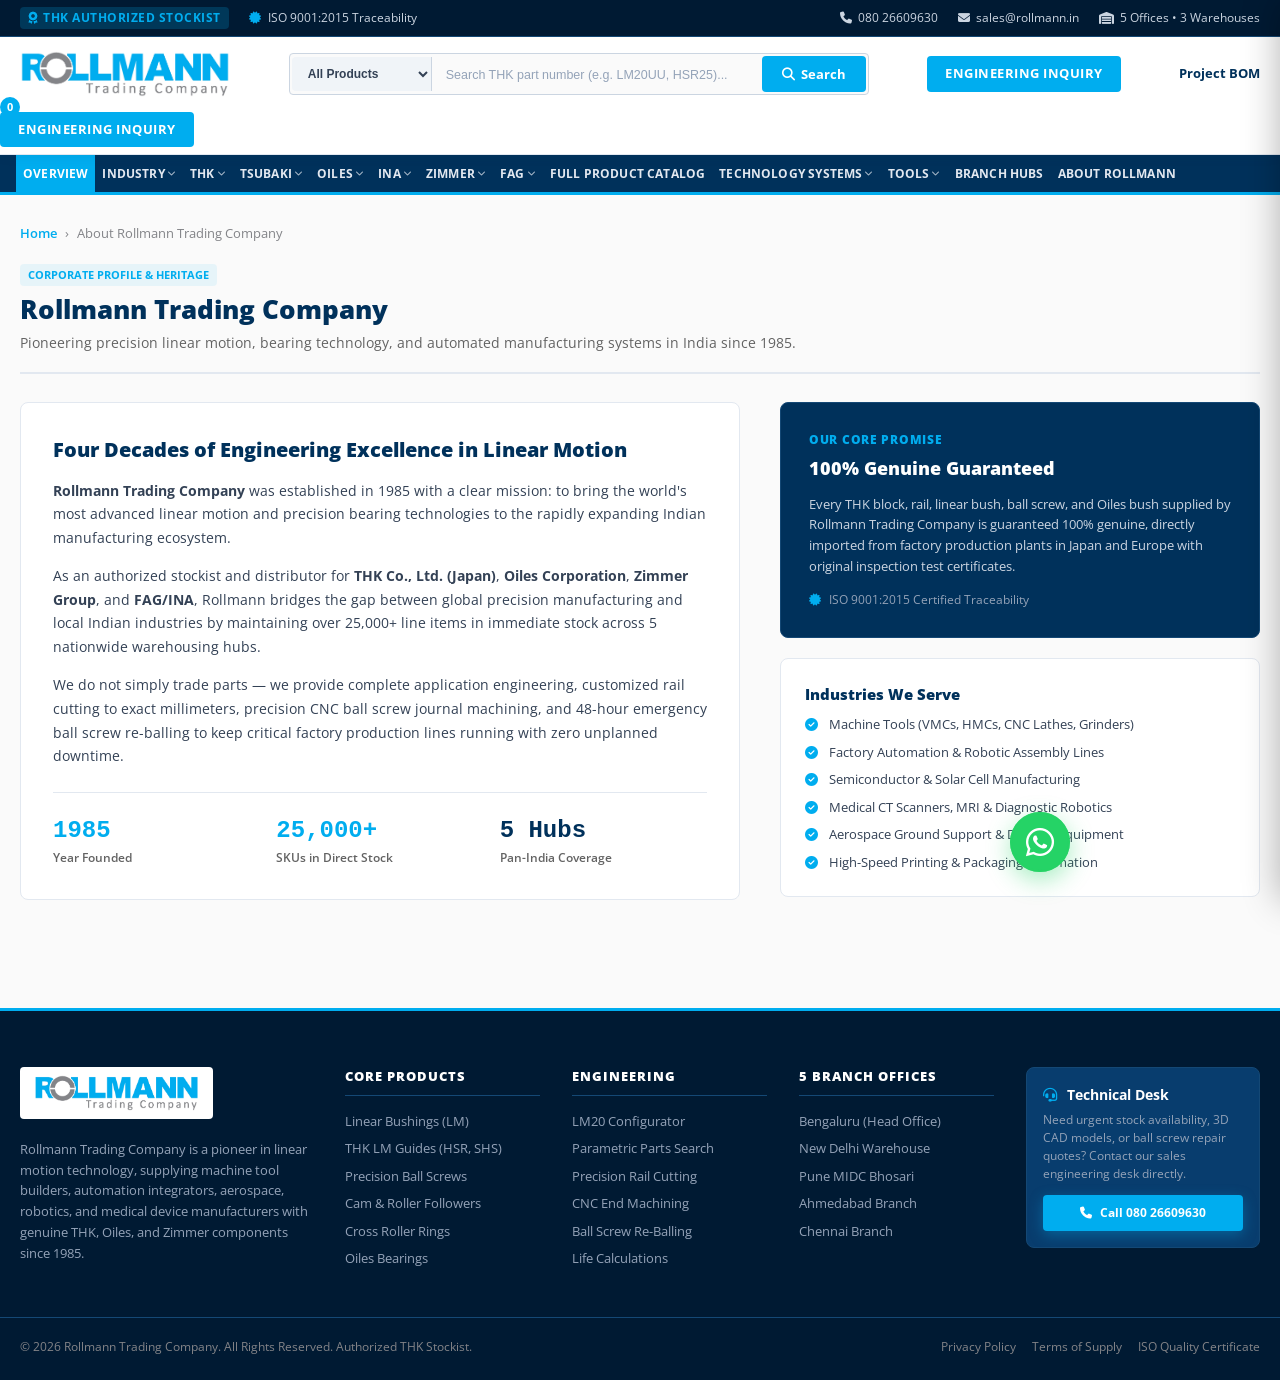
<file: about-us.html>
<!DOCTYPE html>
<html lang="en">
<head>
  <meta charset="UTF-8">
  <meta name="viewport" content="width=device-width, initial-scale=1.0">
  <title>About Us | Rollmann Trading Company | Authorized THK Stockist</title>
  <meta name="description" content="Learn about Rollmann Trading Company, India's authorized stockist for THK Linear Guides, Ball Screws, Oiles bearings, and Zimmer clamps since 1985. 5 nationwide branch offices and warehouses.">
  <link rel="canonical" href="https://www.rollmann.in/about-us.html">
  <meta property="og:title" content="About Rollmann Trading Company | Authorized THK Stockist India">
  <meta property="og:description" content="Authorized stockist and importer of THK Japan linear motion systems, Oiles bearings, and Zimmer automation clamps across India since 1985.">
  <meta property="og:url" content="https://www.rollmann.in/about-us.html">
  <meta property="og:type" content="website">
  <meta property="og:image" content="https://www.rollmann.in/images/rollmann_logo_white_bg.png">
  <meta name="twitter:card" content="summary_large_image">
  <meta name="twitter:title" content="About Rollmann Trading Company | Authorized THK Stockist India">
  <meta name="twitter:description" content="Authorized stockist and importer of THK Japan linear motion systems, Oiles bearings, and Zimmer automation clamps across India since 1985.">
  <meta name="twitter:image" content="https://www.rollmann.in/images/rollmann_logo_white_bg.png">
  <script type="application/ld+json">
  {
    "@context": "https://schema.org",
    "@graph": [
      {
        "@type": "AboutPage",
        "@id": "https://www.rollmann.in/about-us.html",
        "url": "https://www.rollmann.in/about-us.html",
        "name": "About Rollmann Trading Company",
        "description": "Information on Rollmann Trading Company, authorized stockist and importer of THK linear motion guides, ball screws, and precision engineering components since 1985 in India.",
        "isPartOf": {
          "@type": "WebSite",
          "@id": "https://www.rollmann.in/#website",
          "name": "Rollmann Trading Company",
          "url": "https://www.rollmann.in/"
        }
      },
      {
        "@type": "BreadcrumbList",
        "itemListElement": [
          {
            "@type": "ListItem",
            "position": 1,
            "name": "Home",
            "item": "https://www.rollmann.in/"
          },
          {
            "@type": "ListItem",
            "position": 2,
            "name": "About Us",
            "item": "https://www.rollmann.in/about-us.html"
          }
        ]
      },
      {
        "@type": "FAQPage",
        "mainEntity": [
          {
            "@type": "Question",
            "name": "Who is Rollmann Trading Company?",
            "acceptedAnswer": {
              "@type": "Answer",
              "text": "Rollmann Trading Company, established in 1985 and headquartered in Bengaluru, India, is an authorized stockist and importer of THK linear motion systems, LM bushings, ball screws, Oiles self-lubricating bearings, and Zimmer clamping systems."
            }
          },
          {
            "@type": "Question",
            "name": "Are THK linear motion products supplied by Rollmann Trading Company genuine?",
            "acceptedAnswer": {
              "@type": "Answer",
              "text": "Yes. Rollmann Trading Company imports directly from THK Co., Ltd. manufacturing plants in Japan and Europe. All products come with manufacturer inspection certificates, serial traceability, and official warranty."
            }
          },
          {
            "@type": "Question",
            "name": "Where are Rollmann Trading Company warehouses and branches located in India?",
            "acceptedAnswer": {
              "@type": "Answer",
              "text": "Rollmann Trading Company operates five strategic branches and warehousing facilities across India: Bengaluru (Head Office & South Distribution Hub), New Delhi (North Hub), Pune MIDC Bhosari (West & Automotive Hub), Ahmedabad (Gujarat Hub), and Chennai (Tamil Nadu Hub)."
            }
          }
        ]
      }
    ]
  }
  </script>
  <link rel="preconnect" href="https://fonts.googleapis.com">
  <link rel="preconnect" href="https://fonts.gstatic.com" crossorigin>
  <link href="https://fonts.googleapis.com/css2?family=Open+Sans:ital,wght@0,400;0,600;0,700;0,800;0,900;1,400&display=swap" rel="stylesheet">
  <link rel="stylesheet" href="styles.css">
  <link rel="stylesheet" href="https://cdnjs.cloudflare.com/ajax/libs/font-awesome/6.4.0/css/all.min.css">
</head>
<body>

  <div class="top-bar">
    <div class="container top-bar-inner">
      <div class="top-bar-left">
        <span class="top-bar-badge"><i class="fa-solid fa-award"></i> THK AUTHORIZED STOCKIST</span>
        <span><i class="fa-solid fa-certificate" style="color:var(--rollmann-cyan); margin-right:4px;"></i> ISO 9001:2015 Traceability</span>
      </div>
      <div class="top-bar-right">
        <a href="tel:+918026609630" class="top-link"><i class="fa-solid fa-phone"></i> 080 26609630</a>
        <a href="mailto:sales@rollmann.in" class="top-link"><i class="fa-solid fa-envelope"></i> sales@rollmann.in</a>
        <a href="contact-us.html" class="top-link"><i class="fa-solid fa-warehouse"></i> 5 Offices &bull; 3 Warehouses</a>
      </div>
    </div>
  </div>

  <header class="main-header">
    <div class="container header-main-row">
            <a href="index.html" class="brand-logo">
        <img src="images/rollmann_logo_white_bg.png" alt="Rollmann Trading Company" class="brand-logo-img">
      </a>

      <div class="header-search-wrap">
        <div class="header-search-box">
          <select class="search-category-select">
            <option value="all">All Products</option>
            <option value="LM">Linear Bushings</option>
            <option value="HSR">LM Guides</option>
            <option value="Ball">Ball Screws</option>
          </select>
          <input type="text" id="globalSearchInput" class="header-search-input" placeholder="Search THK part number (e.g. LM20UU, HSR25)..." autocomplete="off">
          <button type="button" class="header-search-btn" onclick="document.getElementById('globalSearchInput').focus()">
            <i class="fa-solid fa-magnifying-glass"></i> Search
          </button>
        </div>
        <div id="searchSuggestDropdown" class="search-suggest-dropdown"></div>
      </div>

            <div class="header-actions">
        <a href="contact-us.html" class="primary-rfq-btn">
          Engineering Inquiry
        </a>

        <button type="button" class="mobile-menu-toggle" aria-label="Toggle navigation">
          <i class="fa-solid fa-bars"></i>
        </button>
      </div>
            <div style="font-weight:700; font-size:13px; color:var(--navy-deep);">Project BOM</div>
          </div>
          <span class="rfq-count-badge" id="headerRfqBadge">0</span>
        </button>

        <a href="contact-us.html" class="primary-rfq-btn">
          Engineering Inquiry
        </a>

        <button type="button" class="mobile-menu-toggle" aria-label="Toggle navigation">
          <i class="fa-solid fa-bars"></i>
        </button>
      </div>
    </div>
  </header>

  <nav class="nav-bar">
    <div class="container nav-bar-inner">
      <ul class="nav-menu">
        <li class="nav-item"><a href="index.html" class="nav-link active">Overview</a></li>

        <li class="nav-item">
          <a href="products.html" class="nav-link">
            Industry <i class="fa-solid fa-chevron-down"></i>
          </a>
          <ul class="nav-dropdown">
            <li><a href="products.html?ind=automotive">Automotive &amp; EV<span class="nav-dropdown-sub">Chassis, robotic welding, battery cells</span></a></li>
            <li><a href="products.html?ind=machinetools">Machine Tools &amp; CNC<span class="nav-dropdown-sub">Milling, turning, grinding, EDM axes</span></a></li>
            <li><a href="products.html?ind=robotics">Robotics &amp; Automation<span class="nav-dropdown-sub">Articulated arms, pick-and-place, SCARA</span></a></li>
            <li><a href="products.html?ind=aerospace">Aerospace &amp; Defense<span class="nav-dropdown-sub">Flight actuators, radar positioning</span></a></li>
            <li><a href="products.html?ind=semiconductor">Semiconductor &amp; Cleanroom<span class="nav-dropdown-sub">Wafer handling, vacuum, stainless SRS</span></a></li>
            <li><a href="products.html?ind=medical">Medical &amp; Packaging<span class="nav-dropdown-sub">Diagnostic scanners, sterile bottling</span></a></li>
            <li><a href="products.html?ind=heavy">Heavy Engineering<span class="nav-dropdown-sub">Steel mills, continuous casting, conveyors</span></a></li>
          </ul>
        </li>

        <li class="nav-item">
          <a href="lm-guide.html" class="nav-link">
            THK <i class="fa-solid fa-chevron-down"></i>
          </a>
          <ul class="nav-dropdown">
            <li><a href="lm-guide.html">LM Guides &amp; Rails<span class="nav-dropdown-sub">SHS, HSR, SSR, SRS Caged Ball Series</span></a></li>
            <li><a href="linear-bush.html">Linear Bushings<span class="nav-dropdown-sub">LM, LM-L, LM-AJ, LM-OP, Flanged LMF/LMK</span></a></li>
            <li><a href="ball-screws.html">Precision Ball Screws<span class="nav-dropdown-sub">Ground JIS C3/C5 BNK/BIF &amp; Rolled BTK/MTF</span></a></li>
            <li><a href="cam-followers.html">Cam &amp; Roller Followers<span class="nav-dropdown-sub">CF, CFH High-Rigidity, CF-AB Eccentric</span></a></li>
            <li><a href="cross-roller.html">Cross Roller Rings<span class="nav-dropdown-sub">RB, RE, RU Integrated High-Rigidity Rings</span></a></li>
            <li><a href="products.html?brand=THK">Linear Actuators &amp; Stages<span class="nav-dropdown-sub">KR, SKR Compact Caged Ball Modules</span></a></li>
            <li><a href="products.html?brand=THK">Ball Splines &amp; Rotary Bushings<span class="nav-dropdown-sub">LBS, LBST High-Torque Zero-Backlash</span></a></li>
          </ul>
        </li>

        <li class="nav-item">
          <a href="products.html?brand=Tsubaki" class="nav-link">
            Tsubaki <i class="fa-solid fa-chevron-down"></i>
          </a>
          <ul class="nav-dropdown">
            <li><a href="products.html?brand=Tsubaki">Drive &amp; Roller Chains<span class="nav-dropdown-sub">ANSI/BS Standard &amp; Lambda Lube-Free</span></a></li>
            <li><a href="products.html?brand=Tsubaki">Cable Carriers &amp; Cableveyors<span class="nav-dropdown-sub">Plastic &amp; Steel Cable Protection Tracks</span></a></li>
            <li><a href="products.html?brand=Tsubaki">Power Cylinders &amp; Actuators<span class="nav-dropdown-sub">Linipower &amp; Multi-Cylinder Screw Jacks</span></a></li>
            <li><a href="products.html?brand=Tsubaki">Sprockets &amp; Shaft Couplings<span class="nav-dropdown-sub">Precision Roller Chain &amp; Beam Couplings</span></a></li>
            <li><a href="products.html?brand=Tsubaki">Cam Clutches &amp; Overload Protectors<span class="nav-dropdown-sub">One-Way Overrunning &amp; Shock Relievers</span></a></li>
          </ul>
        </li>

        <li class="nav-item">
          <a href="products.html?brand=Oiles" class="nav-link">
            Oiles <i class="fa-solid fa-chevron-down"></i>
          </a>
          <ul class="nav-dropdown">
            <li><a href="products.html?brand=Oiles">Oiles 500SP Bronze Bearings<span class="nav-dropdown-sub">Solid Bronze with Graphite Lubricant Plugs</span></a></li>
            <li><a href="products.html?brand=Oiles">Oiles Drymet LF / LFB Bushings<span class="nav-dropdown-sub">PTFE Layered Self-Lubricating Composite</span></a></li>
            <li><a href="products.html?brand=Oiles">Oiles Fiberflon Bearings<span class="nav-dropdown-sub">Filament Wound High-Load Bushings</span></a></li>
            <li><a href="products.html?brand=Oiles">Oiles Glitron &amp; Cermet<span class="nav-dropdown-sub">High Wear Resistance Solid Plain Bearings</span></a></li>
            <li><a href="products.html?brand=Oiles">Die &amp; Mold Components<span class="nav-dropdown-sub">Guide Post Sets &amp; Wear Slide Plates</span></a></li>
          </ul>
        </li>

        <li class="nav-item">
          <a href="products.html?brand=INA" class="nav-link">
            INA <i class="fa-solid fa-chevron-down"></i>
          </a>
          <ul class="nav-dropdown">
            <li><a href="products.html?brand=INA">Needle Roller Bearings<span class="nav-dropdown-sub">Drawn Cup HK/BK &amp; Machined Ring NK/RNA</span></a></li>
            <li><a href="products.html?brand=INA">Monorail Guidance Systems<span class="nav-dropdown-sub">KUVE, KUSE &amp; Roller Guideways RUE</span></a></li>
            <li><a href="products.html?brand=INA">Track Rollers &amp; Cam Followers<span class="nav-dropdown-sub">Stud Type KR/NUKR &amp; Yoke Type NUTR</span></a></li>
            <li><a href="products.html?brand=INA">Linear Bushings &amp; Shafts<span class="nav-dropdown-sub">KB, KBS, KBO Precision Ball Bushings</span></a></li>
            <li><a href="products.html?brand=INA">Plain Spherical Bushings<span class="nav-dropdown-sub">ELGOGLIDE Maintenance-Free Technology</span></a></li>
          </ul>
        </li>

        <li class="nav-item">
          <a href="products.html?brand=Zimmer" class="nav-link">
            Zimmer <i class="fa-solid fa-chevron-down"></i>
          </a>
          <ul class="nav-dropdown">
            <li><a href="products.html?brand=Zimmer">Pneumatic Rail Clamps &amp; Brakes<span class="nav-dropdown-sub">MBPS, UBPS, LBHS Safety Holding Elements</span></a></li>
            <li><a href="products.html?brand=Zimmer">Manual Clamping Elements<span class="nav-dropdown-sub">HK, MK Series with Fast Locking Lever</span></a></li>
            <li><a href="products.html?brand=Zimmer">Hydraulic Guide Rail Clamps<span class="nav-dropdown-sub">KBHS, LBHS High-Capacity Clamping</span></a></li>
            <li><a href="products.html?brand=Zimmer">Industrial Shock Absorbers<span class="nav-dropdown-sub">Powerstop Precision Kinetic Dampers</span></a></li>
            <li><a href="products.html?brand=Zimmer">Robotics Grippers &amp; EOAT<span class="nav-dropdown-sub">2-Jaw Pneumatic &amp; Electric Grippers</span></a></li>
          </ul>
        </li>

        <li class="nav-item">
          <a href="products.html?brand=FAG" class="nav-link">
            FAG <i class="fa-solid fa-chevron-down"></i>
          </a>
          <ul class="nav-dropdown">
            <li><a href="products.html?brand=FAG">Deep Groove Ball Bearings<span class="nav-dropdown-sub">Generation C 6000, 6200, 6300 Series</span></a></li>
            <li><a href="products.html?brand=FAG">Precision Spindle Bearings<span class="nav-dropdown-sub">B7000 High-Speed Ceramic Hybrid Sets</span></a></li>
            <li><a href="products.html?brand=FAG">Cylindrical Roller Bearings<span class="nav-dropdown-sub">NU, NJ, NUP Heavy Radial Load E-XL</span></a></li>
            <li><a href="products.html?brand=FAG">Spherical Roller Bearings<span class="nav-dropdown-sub">22200, 22300 Severe Vibrating Screen Series</span></a></li>
            <li><a href="products.html?brand=FAG">Angular Contact Bearings<span class="nav-dropdown-sub">Single Row 7200/7300 &amp; Double Row 3200</span></a></li>
            <li><a href="products.html?brand=FAG">Pillow Block &amp; Flange Units<span class="nav-dropdown-sub">Black Series Cast Iron Mounted Housings</span></a></li>
          </ul>
        </li>

        <li class="nav-item"><a href="products.html" class="nav-link">Full Product Catalog</a></li>

        <li class="nav-item">
          <a href="products.html" class="nav-link">
            Technology Systems <i class="fa-solid fa-chevron-down"></i>
          </a>
          <div class="mega-dropdown">
            <div class="mega-grid">
              <div>
                <div class="mega-col-title">Linear Motion Systems</div>
                <ul class="mega-list">
                  <li><a href="linear-bush.html">Linear Bushings (LM) <span class="mega-badge">Configurator</span></a></li>
                  <li><a href="lm-guide.html">LM Guides &amp; Rails (HSR, SHS) <span class="mega-badge">Heavy Load</span></a></li>
                  <li><a href="ball-screws.html">Precision Ball Screws (BNK, BIF) <span class="mega-badge">JIS C3/C5</span></a></li>
                  <li><a href="cam-followers.html">Cam Followers &amp; Track Rollers <span class="mega-badge">Needle Roller</span></a></li>
                  <li><a href="cross-roller.html">Cross Roller Rings (RB, RE, RU) <span class="mega-badge">Rigidity</span></a></li>
                </ul>
              </div>
              <div>
                <div class="mega-col-title">Engineered Bearings</div>
                <ul class="mega-list">
                  <li><a href="products.html?brand=Oiles">Oiles 500SP Solid Bronze <span class="mega-badge">Self-Lube</span></a></li>
                  <li><a href="products.html?brand=Oiles">Oiles Drymet Bushings (LFB) <span class="mega-badge">Low Friction</span></a></li>
                  <li><a href="products.html?brand=Zimmer">Zimmer Pneumatic Clamps <span class="mega-badge">Brakes</span></a></li>
                  <li><a href="products.html?brand=THK">Ball Splines &amp; Rotary Bushings <span class="mega-badge">Torque</span></a></li>
                  <li><a href="products.html?brand=Tsubaki">Cable Carriers &amp; Chains <span class="mega-badge">Power</span></a></li>
                </ul>
              </div>
              <div>
                <div class="mega-col-title">Machining &amp; Workshop</div>
                <ul class="mega-list">
                  <li><a href="services.html">Precision LM Rail Cutting <span class="mega-badge">&plusmn;0.5mm</span></a></li>
                  <li><a href="services.html">CNC Ball Screw End Machining <span class="mega-badge">BK/BF</span></a></li>
                  <li><a href="services.html">Ball Screw Re-Balling &amp; Repair <span class="mega-badge">Zero Play</span></a></li>
                  <li><a href="linear-bush.html#calc">Kinematic Fatigue Calculator <span class="mega-badge">L10 Engine</span></a></li>
                  <li><a href="contact-us.html">On-Site Retrofitting <span class="mega-badge">Pan-India</span></a></li>
                </ul>
              </div>
            </div>
          </div>
        </li>

        <li class="nav-item">
          <a href="linear-bush.html" class="nav-link">
            Tools <i class="fa-solid fa-chevron-down"></i>
          </a>
          <ul class="nav-dropdown dropdown-right">
            <li><a href="linear-bush.html">LM20 Configurator<span class="nav-dropdown-sub">Interactive 3D/2D CAD Bushing Model</span></a></li>
            <li><a href="linear-bush.html#tolerance">Engineering Telemetry<span class="nav-dropdown-sub">ISO 286 Shaft &amp; Housing Fit Visualizer</span></a></li>
            <li><a href="linear-bush.html#calc">Interactive Kinematic Life &amp; Fatigue Calculator<span class="nav-dropdown-sub">THK L10 Travel Life &amp; L10h Operating Hours</span></a></li>
          </ul>
        </li>

        <li class="nav-item"><a href="contact-us.html" class="nav-link">Branch Hubs</a></li>
        <li class="nav-item"><a href="about-us.html" class="nav-link">About Rollmann</a></li>
      </ul>

      <div class="nav-ticker">
        <i class="fa-solid fa-award"></i> Authorized THK Co., Ltd. (Tokyo, Japan) Central Hub
      </div>
    </div>
  </nav>

  <main class="product-detail-container">
    <div class="container">
      
      <div class="breadcrumb">
        <a href="index.html">Home</a>
        <span>&rsaquo;</span>
        <span>About Rollmann Trading Company</span>
      </div>

      <div class="product-header-block">
        <div>
          <span class="badge-blue">CORPORATE PROFILE &amp; HERITAGE</span>
          <h1 class="product-heading-title" style="margin-top:4px;">Rollmann Trading Company</h1>
          <p class="product-heading-sub">
            Pioneering precision linear motion, bearing technology, and automated manufacturing systems in India since 1985.
          </p>
        </div>
      </div>

      <div style="display:grid; grid-template-columns:1.2fr 0.8fr; gap:40px; margin-bottom:48px; align-items:flex-start;">
        <div style="background:var(--white); border:1px solid var(--gray-200); border-radius:var(--radius-md); padding:32px;">
          <h2 style="font-size:20px; font-weight:800; color:var(--navy-deep); margin-bottom:14px;">
            Four Decades of Engineering Excellence in Linear Motion
          </h2>
          <p style="font-size:14px; line-height:1.7; color:var(--gray-700); margin-bottom:14px;">
            <strong>Rollmann Trading Company</strong> was established in 1985 with a clear mission: to bring the world's most advanced linear motion and precision bearing technologies to the rapidly expanding Indian manufacturing ecosystem.
          </p>
          <p style="font-size:14px; line-height:1.7; color:var(--gray-700); margin-bottom:14px;">
            As an authorized stockist and distributor for <strong>THK Co., Ltd. (Japan)</strong>, <strong>Oiles Corporation</strong>, <strong>Zimmer Group</strong>, and <strong>FAG/INA</strong>, Rollmann bridges the gap between global precision manufacturing and local Indian industries by maintaining over 25,000+ line items in immediate stock across 5 nationwide warehousing hubs.
          </p>
          <p style="font-size:14px; line-height:1.7; color:var(--gray-700); margin-bottom:14px;">
            We do not simply trade parts &mdash; we provide complete application engineering, customized rail cutting to exact millimeters, precision CNC ball screw journal machining, and 48-hour emergency ball screw re-balling to keep critical factory production lines running with zero unplanned downtime.
          </p>

          <div style="display:grid; grid-template-columns:repeat(3, 1fr); gap:16px; margin-top:24px; padding-top:20px; border-top:1px solid var(--gray-200);">
            <div>
              <div style="font-size:24px; font-weight:800; color:var(--orange-bright); font-family:var(--font-mono);">1985</div>
              <div style="font-size:12px; color:var(--gray-600); font-weight:600;">Year Founded</div>
            </div>
            <div>
              <div style="font-size:24px; font-weight:800; color:var(--blue-primary); font-family:var(--font-mono);">25,000+</div>
              <div style="font-size:12px; color:var(--gray-600); font-weight:600;">SKUs in Direct Stock</div>
            </div>
            <div>
              <div style="font-size:24px; font-weight:800; color:var(--navy-deep); font-family:var(--font-mono);">5 Hubs</div>
              <div style="font-size:12px; color:var(--gray-600); font-weight:600;">Pan-India Coverage</div>
            </div>
          </div>
        </div>

        <div style="display:flex; flex-direction:column; gap:20px;">
          <div style="background:var(--navy-deep); color:var(--white); border-radius:var(--radius-md); padding:28px; border:1px solid var(--navy-border);">
            <div style="font-size:12px; text-transform:uppercase; color:var(--orange-bright); font-weight:800; letter-spacing:0.06em; margin-bottom:6px;">Our Core Promise</div>
            <h3 style="font-size:18px; font-weight:800; margin-bottom:12px;">100% Genuine Guaranteed</h3>
            <p style="font-size:13px; color:var(--gray-300); line-height:1.6; margin-bottom:14px;">
              Every THK block, rail, linear bush, ball screw, and Oiles bush supplied by Rollmann Trading Company is guaranteed 100% genuine, directly imported from factory production plants in Japan and Europe with original inspection test certificates.
            </p>
            <div style="font-size:12px; color:var(--gray-400); display:flex; align-items:center; gap:8px;">
              <i class="fa-solid fa-certificate" style="color:var(--orange-bright);"></i> ISO 9001:2015 Certified Traceability
            </div>
          </div>

          <div style="background:var(--white); border:1px solid var(--gray-200); border-radius:var(--radius-md); padding:24px;">
            <h4 style="font-size:15px; font-weight:800; color:var(--navy-deep); margin-bottom:10px;">Industries We Serve</h4>
            <ul style="list-style:none; display:flex; flex-direction:column; gap:8px; font-size:13px; color:var(--gray-700);">
              <li><i class="fa-solid fa-circle-check" style="color:var(--blue-primary); margin-right:8px;"></i> Machine Tools (VMCs, HMCs, CNC Lathes, Grinders)</li>
              <li><i class="fa-solid fa-circle-check" style="color:var(--blue-primary); margin-right:8px;"></i> Factory Automation &amp; Robotic Assembly Lines</li>
              <li><i class="fa-solid fa-circle-check" style="color:var(--blue-primary); margin-right:8px;"></i> Semiconductor &amp; Solar Cell Manufacturing</li>
              <li><i class="fa-solid fa-circle-check" style="color:var(--blue-primary); margin-right:8px;"></i> Medical CT Scanners, MRI &amp; Diagnostic Robotics</li>
              <li><i class="fa-solid fa-circle-check" style="color:var(--blue-primary); margin-right:8px;"></i> Aerospace Ground Support &amp; Defense Equipment</li>
              <li><i class="fa-solid fa-circle-check" style="color:var(--blue-primary); margin-right:8px;"></i> High-Speed Printing &amp; Packaging Automation</li>
            </ul>
          </div>
        </div>
      </div>

    </div>
  </main>

  <footer class="site-footer">
    <div class="container footer-top-grid">
            <div>
        <div class="footer-logo-badge">
          <img src="images/rollmann_logo_white_bg.png" alt="Rollmann Trading Company" style="height:36px; width:auto; display:block;">
        </div>
        <p class="footer-brand-desc">
          Rollmann Trading Company is a pioneer in linear motion technology, supplying machine tool builders, automation integrators, aerospace, robotics, and medical device manufacturers with genuine THK, Oiles, and Zimmer components since 1985.
        </p>
      </div>

      <div>
        <h4 class="footer-col-head">Core Products</h4>
        <ul class="footer-links-list">
          <li><a href="linear-bush.html">Linear Bushings (LM)</a></li>
          <li><a href="lm-guide.html">THK LM Guides (HSR, SHS)</a></li>
          <li><a href="ball-screws.html">Precision Ball Screws</a></li>
          <li><a href="cam-followers.html">Cam &amp; Roller Followers</a></li>
          <li><a href="cross-roller.html">Cross Roller Rings</a></li>
          <li><a href="products.html?brand=Oiles">Oiles Bearings</a></li>
        </ul>
      </div>

      <div>
        <h4 class="footer-col-head">Engineering</h4>
        <ul class="footer-links-list">
          <li><a href="linear-bush.html">LM20 Configurator</a></li>
          <li><a href="products.html">Parametric Parts Search</a></li>
          <li><a href="services.html">Precision Rail Cutting</a></li>
          <li><a href="services.html">CNC End Machining</a></li>
          <li><a href="services.html">Ball Screw Re-Balling</a></li>
          <li><a href="services.html">Life Calculations</a></li>
        </ul>
      </div>

      <div>
        <h4 class="footer-col-head">5 Branch Offices</h4>
        <ul class="footer-links-list">
          <li><a href="contact-us.html">Bengaluru (Head Office)</a></li>
          <li><a href="contact-us.html">New Delhi Warehouse</a></li>
          <li><a href="contact-us.html">Pune MIDC Bhosari</a></li>
          <li><a href="contact-us.html">Ahmedabad Branch</a></li>
          <li><a href="contact-us.html">Chennai Branch</a></li>
        </ul>
      </div>

      <div>
        <div class="footer-rfq-box">
          <h4><i class="fa-solid fa-headset" style="color:var(--orange-bright); margin-right:6px;"></i> Technical Desk</h4>
          <p>Need urgent stock availability, 3D CAD models, or ball screw repair quotes? Contact our sales engineering desk directly.</p>
          <a href="tel:+918026609630" class="btn-primary" style="width:100%; justify-content:center; padding:9px; font-size:12px;">
            <i class="fa-solid fa-phone"></i> Call 080 26609630
          </a>
        </div>
      </div>
    </div>

    <div class="container footer-bottom-bar">
      <div>&copy; 2026 Rollmann Trading Company. All Rights Reserved. Authorized THK Stockist.</div>
      <div style="display:flex; gap:16px;">
        <a href="about-us.html">Privacy Policy</a>
        <a href="about-us.html">Terms of Supply</a>
        <a href="contact-us.html">ISO Quality Certificate</a>
      </div>
    </div>
  </footer>

  <script src="whatsapp-config.js"></script>
  <script src="whatsapp-router.js"></script>
  <script src="app.js"></script>
</body>
</html>
</file>
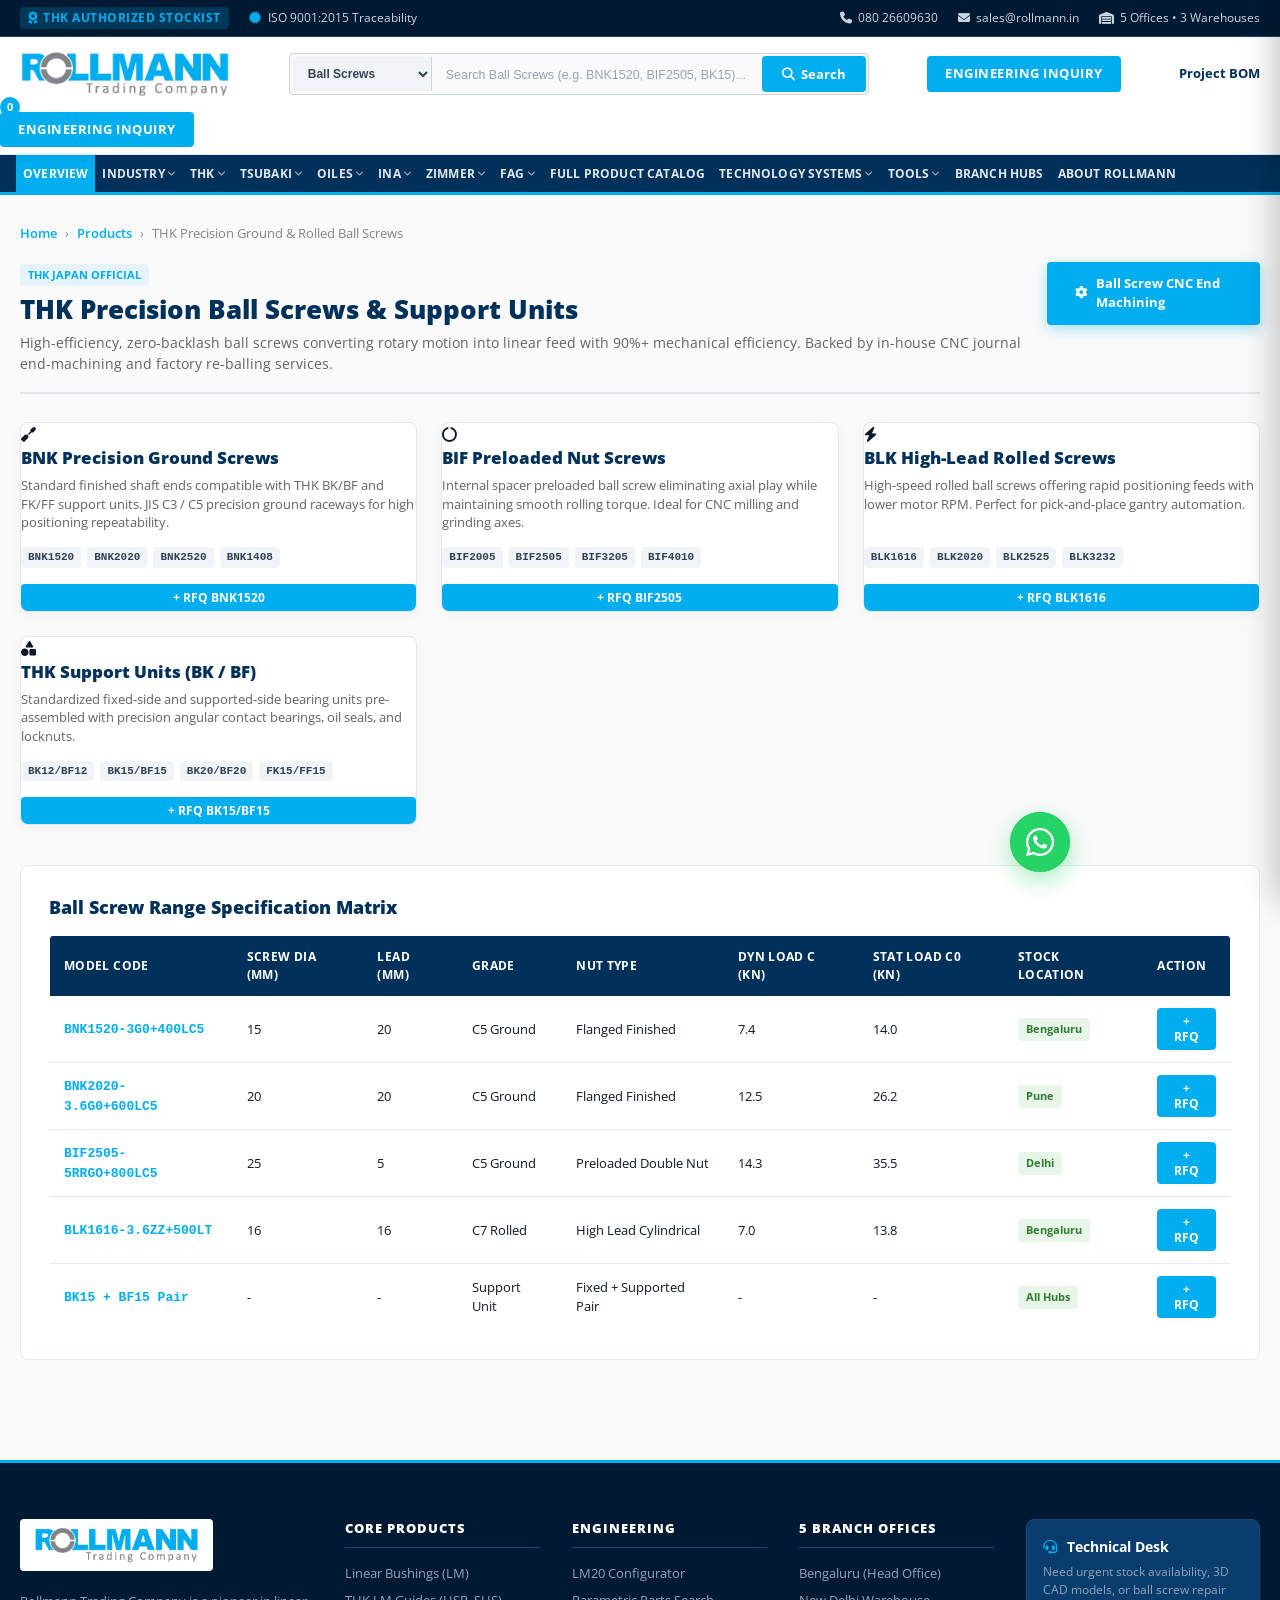
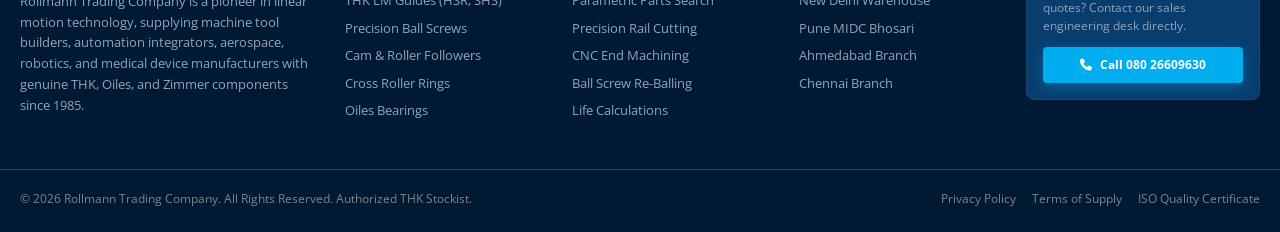
<file: ball-screws.html>
<!DOCTYPE html>
<html lang="en">
<head>
  <meta charset="UTF-8">
  <meta name="viewport" content="width=device-width, initial-scale=1.0">
  <title>THK Precision Ball Screws India | Ground C3/C5, Support Units BK/BF | Rollmann</title>
  <meta name="description" content="Authorized THK Precision Ball Screws stockist in India. Ground BNK, BIF, DIR and rolled BLK series. Fixed and supported BK/BF units, precision CNC end machining, and repair services from Rollmann.">
  <meta name="keywords" content="THK ball screw India, ground ball screw C3 C5, THK BNK, THK BIF, ball screw end machining India, BK15 BF15 support units, ball screw repair Bengaluru">
  <link rel="canonical" href="https://rollmann.in/ball-screws.html">
  <meta property="og:locale" content="en_IN">
  <meta property="og:type" content="product">
  <meta property="og:title" content="THK Precision Ball Screws India | Rollmann Trading Co.">
  <meta property="og:description" content="Ground JIS C3/C5 and rolled THK ball screws with precision CNC end journal machining.">
  <meta property="og:url" content="https://rollmann.in/ball-screws.html">
  <meta property="og:site_name" content="Rollmann Trading Company">
  <meta property="og:image" content="https://rollmann.in/images/rollmann_logo_white_bg.png">
  <meta name="twitter:card" content="summary_large_image">
  <meta name="twitter:title" content="THK Ball Screws &amp; CNC Machining India | Rollmann">
  <meta name="twitter:description" content="Authorized THK Japan ball screw stockist and CNC machine shop.">
  <meta name="twitter:image" content="https://rollmann.in/images/rollmann_logo_white_bg.png">
  <link rel="preconnect" href="https://fonts.googleapis.com">
  <link rel="preconnect" href="https://fonts.gstatic.com" crossorigin>
  <link href="https://fonts.googleapis.com/css2?family=Open+Sans:ital,wght@0,400;0,600;0,700;0,800;0,900;1,400&display=swap" rel="stylesheet">
  <link rel="stylesheet" href="styles.css">
  <link rel="stylesheet" href="https://cdnjs.cloudflare.com/ajax/libs/font-awesome/6.4.0/css/all.min.css">
  <script type="application/ld+json">
  {
    "@context": "https://schema.org",
    "@graph": [
      {
        "@type": "Product",
        "@id": "https://rollmann.in/ball-screws.html#product",
        "name": "THK Precision Ball Screws & Support Units",
        "image": "https://rollmann.in/images/rollmann_logo_white_bg.png",
        "description": "Ground high-precision BNK and BIF ball screws conforming to JIS B 1192 Classes C3 and C5, with BK/BF support units.",
        "brand": {
          "@type": "Brand",
          "name": "THK"
        },
        "manufacturer": {
          "@type": "Organization",
          "name": "THK Co., Ltd. (Japan)"
        },
        "offers": {
          "@type": "Offer",
          "url": "https://rollmann.in/ball-screws.html",
          "priceCurrency": "INR",
          "availability": "https://schema.org/InStock",
          "seller": {
            "@type": "Organization",
            "name": "Rollmann Trading Company"
          },
          "areaServed": "IN"
        }
      },
      {
        "@type": "BreadcrumbList",
        "@id": "https://rollmann.in/ball-screws.html#breadcrumb",
        "itemListElement": [
          {
            "@type": "ListItem",
            "position": 1,
            "name": "Home",
            "item": "https://rollmann.in/"
          },
          {
            "@type": "ListItem",
            "position": 2,
            "name": "Precision Ball Screws",
            "item": "https://rollmann.in/ball-screws.html"
          }
        ]
      }
    ]
  }
  </script>
</head>
<body>

  <div class="top-bar">
    <div class="container top-bar-inner">
      <div class="top-bar-left">
        <span class="top-bar-badge"><i class="fa-solid fa-award"></i> THK AUTHORIZED STOCKIST</span>
        <span><i class="fa-solid fa-certificate" style="color:var(--rollmann-cyan); margin-right:4px;"></i> ISO 9001:2015 Traceability</span>
      </div>
      <div class="top-bar-right">
        <a href="tel:+918026609630" class="top-link"><i class="fa-solid fa-phone"></i> 080 26609630</a>
        <a href="mailto:sales@rollmann.in" class="top-link"><i class="fa-solid fa-envelope"></i> sales@rollmann.in</a>
        <a href="contact-us.html" class="top-link"><i class="fa-solid fa-warehouse"></i> 5 Offices &bull; 3 Warehouses</a>
      </div>
    </div>
  </div>

  <header class="main-header">
    <div class="container header-main-row">
            <a href="index.html" class="brand-logo">
        <img src="images/rollmann_logo_white_bg.png" alt="Rollmann Trading Company" class="brand-logo-img">
      </a>

      <div class="header-search-wrap">
        <div class="header-search-box">
          <select class="search-category-select">
            <option value="Ball" selected>Ball Screws</option>
            <option value="all">All Products</option>
            <option value="LM">Linear Bushings</option>
            <option value="HSR">LM Guides</option>
          </select>
          <input type="text" id="globalSearchInput" class="header-search-input" placeholder="Search Ball Screws (e.g. BNK1520, BIF2505, BK15)..." autocomplete="off">
          <button type="button" class="header-search-btn" onclick="document.getElementById('globalSearchInput').focus()">
            <i class="fa-solid fa-magnifying-glass"></i> Search
          </button>
        </div>
        <div id="searchSuggestDropdown" class="search-suggest-dropdown"></div>
      </div>

            <div class="header-actions">
        <a href="contact-us.html" class="primary-rfq-btn">
          Engineering Inquiry
        </a>

        <button type="button" class="mobile-menu-toggle" aria-label="Toggle navigation">
          <i class="fa-solid fa-bars"></i>
        </button>
      </div>
            <div style="font-weight:700; font-size:13px; color:var(--navy-deep);">Project BOM</div>
          </div>
          <span class="rfq-count-badge" id="headerRfqBadge">0</span>
        </button>

        <a href="contact-us.html" class="primary-rfq-btn">
          Engineering Inquiry
        </a>

        <button type="button" class="mobile-menu-toggle" aria-label="Toggle navigation">
          <i class="fa-solid fa-bars"></i>
        </button>
      </div>
    </div>
  </header>

  <nav class="nav-bar">
    <div class="container nav-bar-inner">
      <ul class="nav-menu">
        <li class="nav-item"><a href="index.html" class="nav-link active">Overview</a></li>

        <li class="nav-item">
          <a href="products.html" class="nav-link">
            Industry <i class="fa-solid fa-chevron-down"></i>
          </a>
          <ul class="nav-dropdown">
            <li><a href="products.html?ind=automotive">Automotive &amp; EV<span class="nav-dropdown-sub">Chassis, robotic welding, battery cells</span></a></li>
            <li><a href="products.html?ind=machinetools">Machine Tools &amp; CNC<span class="nav-dropdown-sub">Milling, turning, grinding, EDM axes</span></a></li>
            <li><a href="products.html?ind=robotics">Robotics &amp; Automation<span class="nav-dropdown-sub">Articulated arms, pick-and-place, SCARA</span></a></li>
            <li><a href="products.html?ind=aerospace">Aerospace &amp; Defense<span class="nav-dropdown-sub">Flight actuators, radar positioning</span></a></li>
            <li><a href="products.html?ind=semiconductor">Semiconductor &amp; Cleanroom<span class="nav-dropdown-sub">Wafer handling, vacuum, stainless SRS</span></a></li>
            <li><a href="products.html?ind=medical">Medical &amp; Packaging<span class="nav-dropdown-sub">Diagnostic scanners, sterile bottling</span></a></li>
            <li><a href="products.html?ind=heavy">Heavy Engineering<span class="nav-dropdown-sub">Steel mills, continuous casting, conveyors</span></a></li>
          </ul>
        </li>

        <li class="nav-item">
          <a href="lm-guide.html" class="nav-link">
            THK <i class="fa-solid fa-chevron-down"></i>
          </a>
          <ul class="nav-dropdown">
            <li><a href="lm-guide.html">LM Guides &amp; Rails<span class="nav-dropdown-sub">SHS, HSR, SSR, SRS Caged Ball Series</span></a></li>
            <li><a href="linear-bush.html">Linear Bushings<span class="nav-dropdown-sub">LM, LM-L, LM-AJ, LM-OP, Flanged LMF/LMK</span></a></li>
            <li><a href="ball-screws.html">Precision Ball Screws<span class="nav-dropdown-sub">Ground JIS C3/C5 BNK/BIF &amp; Rolled BTK/MTF</span></a></li>
            <li><a href="cam-followers.html">Cam &amp; Roller Followers<span class="nav-dropdown-sub">CF, CFH High-Rigidity, CF-AB Eccentric</span></a></li>
            <li><a href="cross-roller.html">Cross Roller Rings<span class="nav-dropdown-sub">RB, RE, RU Integrated High-Rigidity Rings</span></a></li>
            <li><a href="products.html?brand=THK">Linear Actuators &amp; Stages<span class="nav-dropdown-sub">KR, SKR Compact Caged Ball Modules</span></a></li>
            <li><a href="products.html?brand=THK">Ball Splines &amp; Rotary Bushings<span class="nav-dropdown-sub">LBS, LBST High-Torque Zero-Backlash</span></a></li>
          </ul>
        </li>

        <li class="nav-item">
          <a href="products.html?brand=Tsubaki" class="nav-link">
            Tsubaki <i class="fa-solid fa-chevron-down"></i>
          </a>
          <ul class="nav-dropdown">
            <li><a href="products.html?brand=Tsubaki">Drive &amp; Roller Chains<span class="nav-dropdown-sub">ANSI/BS Standard &amp; Lambda Lube-Free</span></a></li>
            <li><a href="products.html?brand=Tsubaki">Cable Carriers &amp; Cableveyors<span class="nav-dropdown-sub">Plastic &amp; Steel Cable Protection Tracks</span></a></li>
            <li><a href="products.html?brand=Tsubaki">Power Cylinders &amp; Actuators<span class="nav-dropdown-sub">Linipower &amp; Multi-Cylinder Screw Jacks</span></a></li>
            <li><a href="products.html?brand=Tsubaki">Sprockets &amp; Shaft Couplings<span class="nav-dropdown-sub">Precision Roller Chain &amp; Beam Couplings</span></a></li>
            <li><a href="products.html?brand=Tsubaki">Cam Clutches &amp; Overload Protectors<span class="nav-dropdown-sub">One-Way Overrunning &amp; Shock Relievers</span></a></li>
          </ul>
        </li>

        <li class="nav-item">
          <a href="products.html?brand=Oiles" class="nav-link">
            Oiles <i class="fa-solid fa-chevron-down"></i>
          </a>
          <ul class="nav-dropdown">
            <li><a href="products.html?brand=Oiles">Oiles 500SP Bronze Bearings<span class="nav-dropdown-sub">Solid Bronze with Graphite Lubricant Plugs</span></a></li>
            <li><a href="products.html?brand=Oiles">Oiles Drymet LF / LFB Bushings<span class="nav-dropdown-sub">PTFE Layered Self-Lubricating Composite</span></a></li>
            <li><a href="products.html?brand=Oiles">Oiles Fiberflon Bearings<span class="nav-dropdown-sub">Filament Wound High-Load Bushings</span></a></li>
            <li><a href="products.html?brand=Oiles">Oiles Glitron &amp; Cermet<span class="nav-dropdown-sub">High Wear Resistance Solid Plain Bearings</span></a></li>
            <li><a href="products.html?brand=Oiles">Die &amp; Mold Components<span class="nav-dropdown-sub">Guide Post Sets &amp; Wear Slide Plates</span></a></li>
          </ul>
        </li>

        <li class="nav-item">
          <a href="products.html?brand=INA" class="nav-link">
            INA <i class="fa-solid fa-chevron-down"></i>
          </a>
          <ul class="nav-dropdown">
            <li><a href="products.html?brand=INA">Needle Roller Bearings<span class="nav-dropdown-sub">Drawn Cup HK/BK &amp; Machined Ring NK/RNA</span></a></li>
            <li><a href="products.html?brand=INA">Monorail Guidance Systems<span class="nav-dropdown-sub">KUVE, KUSE &amp; Roller Guideways RUE</span></a></li>
            <li><a href="products.html?brand=INA">Track Rollers &amp; Cam Followers<span class="nav-dropdown-sub">Stud Type KR/NUKR &amp; Yoke Type NUTR</span></a></li>
            <li><a href="products.html?brand=INA">Linear Bushings &amp; Shafts<span class="nav-dropdown-sub">KB, KBS, KBO Precision Ball Bushings</span></a></li>
            <li><a href="products.html?brand=INA">Plain Spherical Bushings<span class="nav-dropdown-sub">ELGOGLIDE Maintenance-Free Technology</span></a></li>
          </ul>
        </li>

        <li class="nav-item">
          <a href="products.html?brand=Zimmer" class="nav-link">
            Zimmer <i class="fa-solid fa-chevron-down"></i>
          </a>
          <ul class="nav-dropdown">
            <li><a href="products.html?brand=Zimmer">Pneumatic Rail Clamps &amp; Brakes<span class="nav-dropdown-sub">MBPS, UBPS, LBHS Safety Holding Elements</span></a></li>
            <li><a href="products.html?brand=Zimmer">Manual Clamping Elements<span class="nav-dropdown-sub">HK, MK Series with Fast Locking Lever</span></a></li>
            <li><a href="products.html?brand=Zimmer">Hydraulic Guide Rail Clamps<span class="nav-dropdown-sub">KBHS, LBHS High-Capacity Clamping</span></a></li>
            <li><a href="products.html?brand=Zimmer">Industrial Shock Absorbers<span class="nav-dropdown-sub">Powerstop Precision Kinetic Dampers</span></a></li>
            <li><a href="products.html?brand=Zimmer">Robotics Grippers &amp; EOAT<span class="nav-dropdown-sub">2-Jaw Pneumatic &amp; Electric Grippers</span></a></li>
          </ul>
        </li>

        <li class="nav-item">
          <a href="products.html?brand=FAG" class="nav-link">
            FAG <i class="fa-solid fa-chevron-down"></i>
          </a>
          <ul class="nav-dropdown">
            <li><a href="products.html?brand=FAG">Deep Groove Ball Bearings<span class="nav-dropdown-sub">Generation C 6000, 6200, 6300 Series</span></a></li>
            <li><a href="products.html?brand=FAG">Precision Spindle Bearings<span class="nav-dropdown-sub">B7000 High-Speed Ceramic Hybrid Sets</span></a></li>
            <li><a href="products.html?brand=FAG">Cylindrical Roller Bearings<span class="nav-dropdown-sub">NU, NJ, NUP Heavy Radial Load E-XL</span></a></li>
            <li><a href="products.html?brand=FAG">Spherical Roller Bearings<span class="nav-dropdown-sub">22200, 22300 Severe Vibrating Screen Series</span></a></li>
            <li><a href="products.html?brand=FAG">Angular Contact Bearings<span class="nav-dropdown-sub">Single Row 7200/7300 &amp; Double Row 3200</span></a></li>
            <li><a href="products.html?brand=FAG">Pillow Block &amp; Flange Units<span class="nav-dropdown-sub">Black Series Cast Iron Mounted Housings</span></a></li>
          </ul>
        </li>

        <li class="nav-item"><a href="products.html" class="nav-link">Full Product Catalog</a></li>

        <li class="nav-item">
          <a href="products.html" class="nav-link">
            Technology Systems <i class="fa-solid fa-chevron-down"></i>
          </a>
          <div class="mega-dropdown">
            <div class="mega-grid">
              <div>
                <div class="mega-col-title">Linear Motion Systems</div>
                <ul class="mega-list">
                  <li><a href="linear-bush.html">Linear Bushings (LM) <span class="mega-badge">Configurator</span></a></li>
                  <li><a href="lm-guide.html">LM Guides &amp; Rails (HSR, SHS) <span class="mega-badge">Heavy Load</span></a></li>
                  <li><a href="ball-screws.html">Precision Ball Screws (BNK, BIF) <span class="mega-badge">JIS C3/C5</span></a></li>
                  <li><a href="cam-followers.html">Cam Followers &amp; Track Rollers <span class="mega-badge">Needle Roller</span></a></li>
                  <li><a href="cross-roller.html">Cross Roller Rings (RB, RE, RU) <span class="mega-badge">Rigidity</span></a></li>
                </ul>
              </div>
              <div>
                <div class="mega-col-title">Engineered Bearings</div>
                <ul class="mega-list">
                  <li><a href="products.html?brand=Oiles">Oiles 500SP Solid Bronze <span class="mega-badge">Self-Lube</span></a></li>
                  <li><a href="products.html?brand=Oiles">Oiles Drymet Bushings (LFB) <span class="mega-badge">Low Friction</span></a></li>
                  <li><a href="products.html?brand=Zimmer">Zimmer Pneumatic Clamps <span class="mega-badge">Brakes</span></a></li>
                  <li><a href="products.html?brand=THK">Ball Splines &amp; Rotary Bushings <span class="mega-badge">Torque</span></a></li>
                  <li><a href="products.html?brand=Tsubaki">Cable Carriers &amp; Chains <span class="mega-badge">Power</span></a></li>
                </ul>
              </div>
              <div>
                <div class="mega-col-title">Machining &amp; Workshop</div>
                <ul class="mega-list">
                  <li><a href="services.html">Precision LM Rail Cutting <span class="mega-badge">&plusmn;0.5mm</span></a></li>
                  <li><a href="services.html">CNC Ball Screw End Machining <span class="mega-badge">BK/BF</span></a></li>
                  <li><a href="services.html">Ball Screw Re-Balling &amp; Repair <span class="mega-badge">Zero Play</span></a></li>
                  <li><a href="linear-bush.html#calc">Kinematic Fatigue Calculator <span class="mega-badge">L10 Engine</span></a></li>
                  <li><a href="contact-us.html">On-Site Retrofitting <span class="mega-badge">Pan-India</span></a></li>
                </ul>
              </div>
            </div>
          </div>
        </li>

        <li class="nav-item">
          <a href="linear-bush.html" class="nav-link">
            Tools <i class="fa-solid fa-chevron-down"></i>
          </a>
          <ul class="nav-dropdown dropdown-right">
            <li><a href="linear-bush.html">LM20 Configurator<span class="nav-dropdown-sub">Interactive 3D/2D CAD Bushing Model</span></a></li>
            <li><a href="linear-bush.html#tolerance">Engineering Telemetry<span class="nav-dropdown-sub">ISO 286 Shaft &amp; Housing Fit Visualizer</span></a></li>
            <li><a href="linear-bush.html#calc">Interactive Kinematic Life &amp; Fatigue Calculator<span class="nav-dropdown-sub">THK L10 Travel Life &amp; L10h Operating Hours</span></a></li>
          </ul>
        </li>

        <li class="nav-item"><a href="contact-us.html" class="nav-link">Branch Hubs</a></li>
        <li class="nav-item"><a href="about-us.html" class="nav-link">About Rollmann</a></li>
      </ul>

      <div class="nav-ticker">
        <i class="fa-solid fa-award"></i> Authorized THK Co., Ltd. (Tokyo, Japan) Central Hub
      </div>
    </div>
  </nav>

  <main class="product-detail-container">
    <div class="container">
      
      <div class="breadcrumb">
        <a href="index.html">Home</a>
        <span>&rsaquo;</span>
        <a href="products.html">Products</a>
        <span>&rsaquo;</span>
        <span>THK Precision Ground &amp; Rolled Ball Screws</span>
      </div>

      <div class="product-header-block">
        <div>
          <span class="badge-blue">THK JAPAN OFFICIAL</span>
          <h1 class="product-heading-title" style="margin-top:4px;">THK Precision Ball Screws &amp; Support Units</h1>
          <p class="product-heading-sub">
            High-efficiency, zero-backlash ball screws converting rotary motion into linear feed with 90%+ mechanical efficiency. Backed by in-house CNC journal end-machining and factory re-balling services.
          </p>
        </div>
        <div>
          <a href="services.html" class="btn-primary" style="font-size:12.5px;">
            <i class="fa-solid fa-cog"></i> Ball Screw CNC End Machining
          </a>
        </div>
      </div>

      <div class="categories-b2b-grid" style="margin-bottom:40px;">
        <div class="b2b-cat-card">
          <div class="cat-icon-wrap"><i class="fa-solid fa-screwdriver"></i></div>
          <h3 class="cat-title">BNK Precision Ground Screws</h3>
          <p class="cat-desc">Standard finished shaft ends compatible with THK BK/BF and FK/FF support units. JIS C3 / C5 precision ground raceways for high positioning repeatability.</p>
          <div class="cat-models-list">
            <span class="cat-model-pill">BNK1520</span>
            <span class="cat-model-pill">BNK2020</span>
            <span class="cat-model-pill">BNK2520</span>
            <span class="cat-model-pill">BNK1408</span>
          </div>
          <button type="button" class="btn-table-rfq" style="margin-top:auto;" onclick="rollmannApp.addToRfq('BNK1520', 1); rollmannApp.openRfqDrawer();">
            + RFQ BNK1520
          </button>
        </div>

        <div class="b2b-cat-card">
          <div class="cat-icon-wrap"><i class="fa-solid fa-circle-notch"></i></div>
          <h3 class="cat-title">BIF Preloaded Nut Screws</h3>
          <p class="cat-desc">Internal spacer preloaded ball screw eliminating axial play while maintaining smooth rolling torque. Ideal for CNC milling and grinding axes.</p>
          <div class="cat-models-list">
            <span class="cat-model-pill">BIF2005</span>
            <span class="cat-model-pill">BIF2505</span>
            <span class="cat-model-pill">BIF3205</span>
            <span class="cat-model-pill">BIF4010</span>
          </div>
          <button type="button" class="btn-table-rfq" style="margin-top:auto;" onclick="rollmannApp.addToRfq('BIF2505', 1); rollmannApp.openRfqDrawer();">
            + RFQ BIF2505
          </button>
        </div>

        <div class="b2b-cat-card">
          <div class="cat-icon-wrap"><i class="fa-solid fa-bolt"></i></div>
          <h3 class="cat-title">BLK High-Lead Rolled Screws</h3>
          <p class="cat-desc">High-speed rolled ball screws offering rapid positioning feeds with lower motor RPM. Perfect for pick-and-place gantry automation.</p>
          <div class="cat-models-list">
            <span class="cat-model-pill">BLK1616</span>
            <span class="cat-model-pill">BLK2020</span>
            <span class="cat-model-pill">BLK2525</span>
            <span class="cat-model-pill">BLK3232</span>
          </div>
          <button type="button" class="btn-table-rfq" style="margin-top:auto;" onclick="rollmannApp.addToRfq('BLK1616', 1); rollmannApp.openRfqDrawer();">
            + RFQ BLK1616
          </button>
        </div>

        <div class="b2b-cat-card">
          <div class="cat-icon-wrap"><i class="fa-solid fa-shapes"></i></div>
          <h3 class="cat-title">THK Support Units (BK / BF)</h3>
          <p class="cat-desc">Standardized fixed-side and supported-side bearing units pre-assembled with precision angular contact bearings, oil seals, and locknuts.</p>
          <div class="cat-models-list">
            <span class="cat-model-pill">BK12/BF12</span>
            <span class="cat-model-pill">BK15/BF15</span>
            <span class="cat-model-pill">BK20/BF20</span>
            <span class="cat-model-pill">FK15/FF15</span>
          </div>
          <button type="button" class="btn-table-rfq" style="margin-top:auto;" onclick="rollmannApp.addToRfq('BK15/BF15', 1); rollmannApp.openRfqDrawer();">
            + RFQ BK15/BF15
          </button>
        </div>
      </div>

      <div style="background:var(--white); border:1px solid var(--gray-200); border-radius:var(--radius-md); padding:28px; margin-bottom:40px;">
        <h3 style="font-size:18px; font-weight:800; color:var(--navy-deep); margin-bottom:14px;">Ball Screw Range Specification Matrix</h3>
        <div style="overflow-x:auto;">
          <table class="spec-matrix-table">
            <thead>
              <tr>
                <th>Model Code</th>
                <th>Screw Dia (mm)</th>
                <th>Lead (mm)</th>
                <th>Grade</th>
                <th>Nut Type</th>
                <th>Dyn Load C (kN)</th>
                <th>Stat Load C0 (kN)</th>
                <th>Stock Location</th>
                <th>Action</th>
              </tr>
            </thead>
            <tbody>
              <tr>
                <td><strong class="part-cell-code">BNK1520-3G0+400LC5</strong></td>
                <td>15</td><td>20</td><td>C5 Ground</td><td>Flanged Finished</td><td>7.4</td><td>14.0</td>
                <td><span class="stock-tag-instock">Bengaluru</span></td>
                <td><button type="button" class="btn-table-rfq" onclick="rollmannApp.addToRfq('BNK1520', 1); rollmannApp.openRfqDrawer();">+ RFQ</button></td>
              </tr>
              <tr>
                <td><strong class="part-cell-code">BNK2020-3.6G0+600LC5</strong></td>
                <td>20</td><td>20</td><td>C5 Ground</td><td>Flanged Finished</td><td>12.5</td><td>26.2</td>
                <td><span class="stock-tag-instock">Pune</span></td>
                <td><button type="button" class="btn-table-rfq" onclick="rollmannApp.addToRfq('BNK2020', 1); rollmannApp.openRfqDrawer();">+ RFQ</button></td>
              </tr>
              <tr>
                <td><strong class="part-cell-code">BIF2505-5RRGO+800LC5</strong></td>
                <td>25</td><td>5</td><td>C5 Ground</td><td>Preloaded Double Nut</td><td>14.3</td><td>35.5</td>
                <td><span class="stock-tag-instock">Delhi</span></td>
                <td><button type="button" class="btn-table-rfq" onclick="rollmannApp.addToRfq('BIF2505', 1); rollmannApp.openRfqDrawer();">+ RFQ</button></td>
              </tr>
              <tr>
                <td><strong class="part-cell-code">BLK1616-3.6ZZ+500LT</strong></td>
                <td>16</td><td>16</td><td>C7 Rolled</td><td>High Lead Cylindrical</td><td>7.0</td><td>13.8</td>
                <td><span class="stock-tag-instock">Bengaluru</span></td>
                <td><button type="button" class="btn-table-rfq" onclick="rollmannApp.addToRfq('BLK1616', 1); rollmannApp.openRfqDrawer();">+ RFQ</button></td>
              </tr>
              <tr>
                <td><strong class="part-cell-code">BK15 + BF15 Pair</strong></td>
                <td>-</td><td>-</td><td>Support Unit</td><td>Fixed + Supported Pair</td><td>-</td><td>-</td>
                <td><span class="stock-tag-instock">All Hubs</span></td>
                <td><button type="button" class="btn-table-rfq" onclick="rollmannApp.addToRfq('BK15/BF15', 1); rollmannApp.openRfqDrawer();">+ RFQ</button></td>
              </tr>
            </tbody>
          </table>
        </div>
      </div>

    </div>
  </main>

  <footer class="site-footer">
    <div class="container footer-top-grid">
            <div>
        <div class="footer-logo-badge">
          <img src="images/rollmann_logo_white_bg.png" alt="Rollmann Trading Company" style="height:36px; width:auto; display:block;">
        </div>
        <p class="footer-brand-desc">
          Rollmann Trading Company is a pioneer in linear motion technology, supplying machine tool builders, automation integrators, aerospace, robotics, and medical device manufacturers with genuine THK, Oiles, and Zimmer components since 1985.
        </p>
      </div>

      <div>
        <h4 class="footer-col-head">Core Products</h4>
        <ul class="footer-links-list">
          <li><a href="linear-bush.html">Linear Bushings (LM)</a></li>
          <li><a href="lm-guide.html">THK LM Guides (HSR, SHS)</a></li>
          <li><a href="ball-screws.html">Precision Ball Screws</a></li>
          <li><a href="cam-followers.html">Cam &amp; Roller Followers</a></li>
          <li><a href="cross-roller.html">Cross Roller Rings</a></li>
          <li><a href="products.html?brand=Oiles">Oiles Bearings</a></li>
        </ul>
      </div>

      <div>
        <h4 class="footer-col-head">Engineering</h4>
        <ul class="footer-links-list">
          <li><a href="linear-bush.html">LM20 Configurator</a></li>
          <li><a href="products.html">Parametric Parts Search</a></li>
          <li><a href="services.html">Precision Rail Cutting</a></li>
          <li><a href="services.html">CNC End Machining</a></li>
          <li><a href="services.html">Ball Screw Re-Balling</a></li>
          <li><a href="services.html">Life Calculations</a></li>
        </ul>
      </div>

      <div>
        <h4 class="footer-col-head">5 Branch Offices</h4>
        <ul class="footer-links-list">
          <li><a href="contact-us.html">Bengaluru (Head Office)</a></li>
          <li><a href="contact-us.html">New Delhi Warehouse</a></li>
          <li><a href="contact-us.html">Pune MIDC Bhosari</a></li>
          <li><a href="contact-us.html">Ahmedabad Branch</a></li>
          <li><a href="contact-us.html">Chennai Branch</a></li>
        </ul>
      </div>

      <div>
        <div class="footer-rfq-box">
          <h4><i class="fa-solid fa-headset" style="color:var(--orange-bright); margin-right:6px;"></i> Technical Desk</h4>
          <p>Need urgent stock availability, 3D CAD models, or ball screw repair quotes? Contact our sales engineering desk directly.</p>
          <a href="tel:+918026609630" class="btn-primary" style="width:100%; justify-content:center; padding:9px; font-size:12px;">
            <i class="fa-solid fa-phone"></i> Call 080 26609630
          </a>
        </div>
      </div>
    </div>

    <div class="container footer-bottom-bar">
      <div>&copy; 2026 Rollmann Trading Company. All Rights Reserved. Authorized THK Stockist.</div>
      <div style="display:flex; gap:16px;">
        <a href="about-us.html">Privacy Policy</a>
        <a href="about-us.html">Terms of Supply</a>
        <a href="contact-us.html">ISO Quality Certificate</a>
      </div>
    </div>
  </footer>

  <script src="whatsapp-config.js"></script>
  <script src="whatsapp-router.js"></script>
  <script src="app.js"></script>
</body>
</html>
</file>
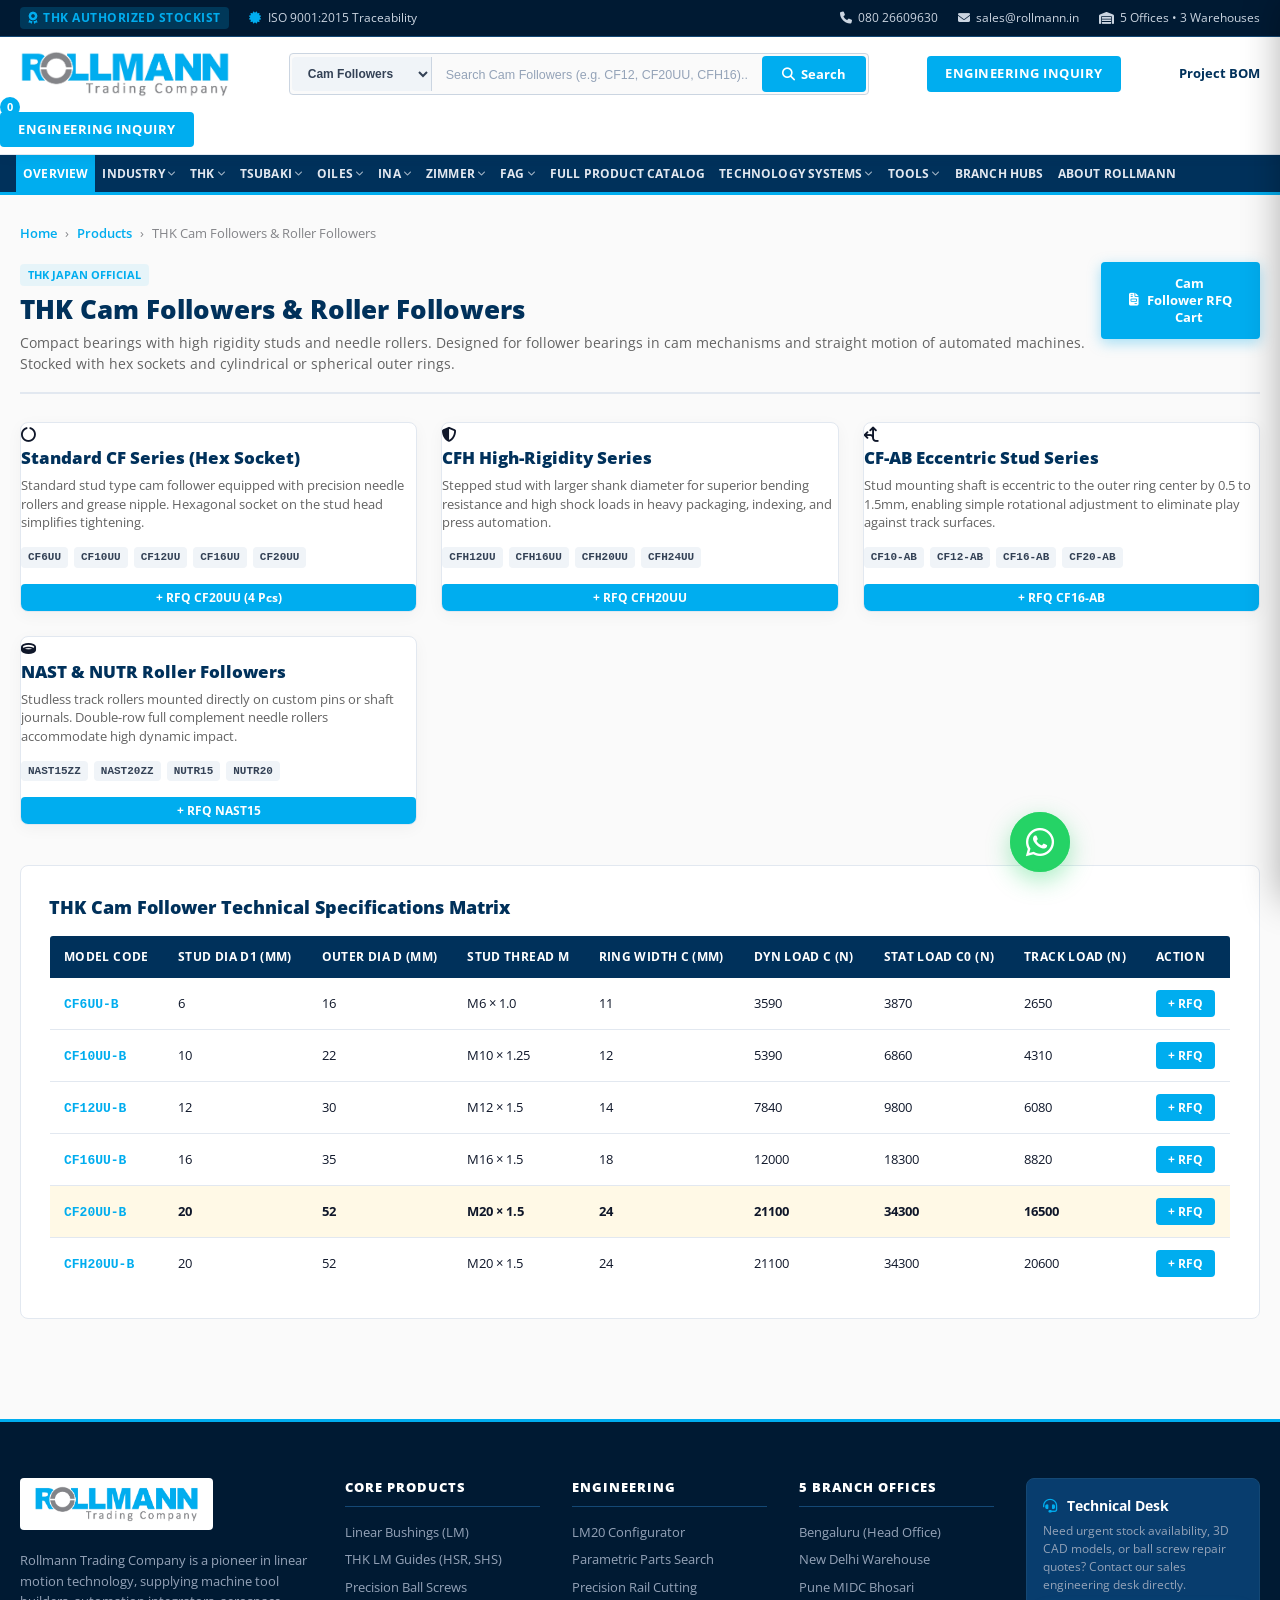
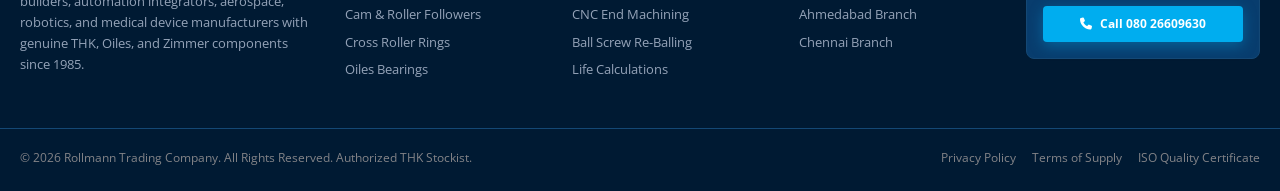
<file: cam-followers.html>
<!DOCTYPE html>
<html lang="en">
<head>
  <meta charset="UTF-8">
  <meta name="viewport" content="width=device-width, initial-scale=1.0">
  <title>THK Cam Followers India | CF, CFH, Eccentric CF-AB Stud Type | Rollmann</title>
  <meta name="description" content="Authorized THK Cam Followers &amp; Roller Followers stockist in India. Stud-type CF, CFH, eccentric CF-AB, and NAST/NUTR track rollers. Stocked across 5 warehouses with immediate dispatch.">
  <meta name="keywords" content="THK cam follower India, CF20, CF16, CF12, CFH20, eccentric cam follower, roller follower NAST, track roller India, THK stockist Bengaluru">
  <link rel="canonical" href="https://rollmann.in/cam-followers.html">
  <meta property="og:locale" content="en_IN">
  <meta property="og:type" content="product">
  <meta property="og:title" content="THK Cam Followers India | Rollmann Trading Co.">
  <meta property="og:description" content="Genuine Japanese THK cam followers and track roller bearings in stock for immediate dispatch.">
  <meta property="og:url" content="https://rollmann.in/cam-followers.html">
  <meta property="og:site_name" content="Rollmann Trading Company">
  <meta property="og:image" content="https://rollmann.in/images/rollmann_logo_white_bg.png">
  <meta name="twitter:card" content="summary_large_image">
  <meta name="twitter:title" content="THK Cam Followers India | Rollmann">
  <meta name="twitter:description" content="Stud-type and roller-type THK needle bearings with hex socket and eccentric adjustment.">
  <meta name="twitter:image" content="https://rollmann.in/images/rollmann_logo_white_bg.png">
  <link rel="preconnect" href="https://fonts.googleapis.com">
  <link rel="preconnect" href="https://fonts.gstatic.com" crossorigin>
  <link href="https://fonts.googleapis.com/css2?family=Open+Sans:ital,wght@0,400;0,600;0,700;0,800;0,900;1,400&display=swap" rel="stylesheet">
  <link rel="stylesheet" href="styles.css">
  <link rel="stylesheet" href="https://cdnjs.cloudflare.com/ajax/libs/font-awesome/6.4.0/css/all.min.css">
  <script type="application/ld+json">
  {
    "@context": "https://schema.org",
    "@graph": [
      {
        "@type": "Product",
        "@id": "https://rollmann.in/cam-followers.html#product",
        "name": "THK Cam Followers & Roller Followers (CF / CFH / NAST)",
        "image": "https://rollmann.in/images/rollmann_logo_white_bg.png",
        "description": "Precision stud-type needle roller bearings with integrated stud and hexagonal socket for cam mechanisms and linear guideways.",
        "brand": {
          "@type": "Brand",
          "name": "THK"
        },
        "manufacturer": {
          "@type": "Organization",
          "name": "THK Co., Ltd. (Japan)"
        },
        "offers": {
          "@type": "Offer",
          "url": "https://rollmann.in/cam-followers.html",
          "priceCurrency": "INR",
          "availability": "https://schema.org/InStock",
          "seller": {
            "@type": "Organization",
            "name": "Rollmann Trading Company"
          },
          "areaServed": "IN"
        }
      },
      {
        "@type": "BreadcrumbList",
        "@id": "https://rollmann.in/cam-followers.html#breadcrumb",
        "itemListElement": [
          {
            "@type": "ListItem",
            "position": 1,
            "name": "Home",
            "item": "https://rollmann.in/"
          },
          {
            "@type": "ListItem",
            "position": 2,
            "name": "Cam Followers",
            "item": "https://rollmann.in/cam-followers.html"
          }
        ]
      }
    ]
  }
  </script>
</head>
<body>

  <div class="top-bar">
    <div class="container top-bar-inner">
      <div class="top-bar-left">
        <span class="top-bar-badge"><i class="fa-solid fa-award"></i> THK AUTHORIZED STOCKIST</span>
        <span><i class="fa-solid fa-certificate" style="color:var(--rollmann-cyan); margin-right:4px;"></i> ISO 9001:2015 Traceability</span>
      </div>
      <div class="top-bar-right">
        <a href="tel:+918026609630" class="top-link"><i class="fa-solid fa-phone"></i> 080 26609630</a>
        <a href="mailto:sales@rollmann.in" class="top-link"><i class="fa-solid fa-envelope"></i> sales@rollmann.in</a>
        <a href="contact-us.html" class="top-link"><i class="fa-solid fa-warehouse"></i> 5 Offices &bull; 3 Warehouses</a>
      </div>
    </div>
  </div>

  <header class="main-header">
    <div class="container header-main-row">
            <a href="index.html" class="brand-logo">
        <img src="images/rollmann_logo_white_bg.png" alt="Rollmann Trading Company" class="brand-logo-img">
      </a>

      <div class="header-search-wrap">
        <div class="header-search-box">
          <select class="search-category-select">
            <option value="Cam" selected>Cam Followers</option>
            <option value="all">All Products</option>
            <option value="LM">Linear Bushings</option>
            <option value="HSR">LM Guides</option>
          </select>
          <input type="text" id="globalSearchInput" class="header-search-input" placeholder="Search Cam Followers (e.g. CF12, CF20UU, CFH16)..." autocomplete="off">
          <button type="button" class="header-search-btn" onclick="document.getElementById('globalSearchInput').focus()">
            <i class="fa-solid fa-magnifying-glass"></i> Search
          </button>
        </div>
        <div id="searchSuggestDropdown" class="search-suggest-dropdown"></div>
      </div>

            <div class="header-actions">
        <a href="contact-us.html" class="primary-rfq-btn">
          Engineering Inquiry
        </a>

        <button type="button" class="mobile-menu-toggle" aria-label="Toggle navigation">
          <i class="fa-solid fa-bars"></i>
        </button>
      </div>
            <div style="font-weight:700; font-size:13px; color:var(--navy-deep);">Project BOM</div>
          </div>
          <span class="rfq-count-badge" id="headerRfqBadge">0</span>
        </button>

        <a href="contact-us.html" class="primary-rfq-btn">
          Engineering Inquiry
        </a>

        <button type="button" class="mobile-menu-toggle" aria-label="Toggle navigation">
          <i class="fa-solid fa-bars"></i>
        </button>
      </div>
    </div>
  </header>

  <nav class="nav-bar">
    <div class="container nav-bar-inner">
      <ul class="nav-menu">
        <li class="nav-item"><a href="index.html" class="nav-link active">Overview</a></li>

        <li class="nav-item">
          <a href="products.html" class="nav-link">
            Industry <i class="fa-solid fa-chevron-down"></i>
          </a>
          <ul class="nav-dropdown">
            <li><a href="products.html?ind=automotive">Automotive &amp; EV<span class="nav-dropdown-sub">Chassis, robotic welding, battery cells</span></a></li>
            <li><a href="products.html?ind=machinetools">Machine Tools &amp; CNC<span class="nav-dropdown-sub">Milling, turning, grinding, EDM axes</span></a></li>
            <li><a href="products.html?ind=robotics">Robotics &amp; Automation<span class="nav-dropdown-sub">Articulated arms, pick-and-place, SCARA</span></a></li>
            <li><a href="products.html?ind=aerospace">Aerospace &amp; Defense<span class="nav-dropdown-sub">Flight actuators, radar positioning</span></a></li>
            <li><a href="products.html?ind=semiconductor">Semiconductor &amp; Cleanroom<span class="nav-dropdown-sub">Wafer handling, vacuum, stainless SRS</span></a></li>
            <li><a href="products.html?ind=medical">Medical &amp; Packaging<span class="nav-dropdown-sub">Diagnostic scanners, sterile bottling</span></a></li>
            <li><a href="products.html?ind=heavy">Heavy Engineering<span class="nav-dropdown-sub">Steel mills, continuous casting, conveyors</span></a></li>
          </ul>
        </li>

        <li class="nav-item">
          <a href="lm-guide.html" class="nav-link">
            THK <i class="fa-solid fa-chevron-down"></i>
          </a>
          <ul class="nav-dropdown">
            <li><a href="lm-guide.html">LM Guides &amp; Rails<span class="nav-dropdown-sub">SHS, HSR, SSR, SRS Caged Ball Series</span></a></li>
            <li><a href="linear-bush.html">Linear Bushings<span class="nav-dropdown-sub">LM, LM-L, LM-AJ, LM-OP, Flanged LMF/LMK</span></a></li>
            <li><a href="ball-screws.html">Precision Ball Screws<span class="nav-dropdown-sub">Ground JIS C3/C5 BNK/BIF &amp; Rolled BTK/MTF</span></a></li>
            <li><a href="cam-followers.html">Cam &amp; Roller Followers<span class="nav-dropdown-sub">CF, CFH High-Rigidity, CF-AB Eccentric</span></a></li>
            <li><a href="cross-roller.html">Cross Roller Rings<span class="nav-dropdown-sub">RB, RE, RU Integrated High-Rigidity Rings</span></a></li>
            <li><a href="products.html?brand=THK">Linear Actuators &amp; Stages<span class="nav-dropdown-sub">KR, SKR Compact Caged Ball Modules</span></a></li>
            <li><a href="products.html?brand=THK">Ball Splines &amp; Rotary Bushings<span class="nav-dropdown-sub">LBS, LBST High-Torque Zero-Backlash</span></a></li>
          </ul>
        </li>

        <li class="nav-item">
          <a href="products.html?brand=Tsubaki" class="nav-link">
            Tsubaki <i class="fa-solid fa-chevron-down"></i>
          </a>
          <ul class="nav-dropdown">
            <li><a href="products.html?brand=Tsubaki">Drive &amp; Roller Chains<span class="nav-dropdown-sub">ANSI/BS Standard &amp; Lambda Lube-Free</span></a></li>
            <li><a href="products.html?brand=Tsubaki">Cable Carriers &amp; Cableveyors<span class="nav-dropdown-sub">Plastic &amp; Steel Cable Protection Tracks</span></a></li>
            <li><a href="products.html?brand=Tsubaki">Power Cylinders &amp; Actuators<span class="nav-dropdown-sub">Linipower &amp; Multi-Cylinder Screw Jacks</span></a></li>
            <li><a href="products.html?brand=Tsubaki">Sprockets &amp; Shaft Couplings<span class="nav-dropdown-sub">Precision Roller Chain &amp; Beam Couplings</span></a></li>
            <li><a href="products.html?brand=Tsubaki">Cam Clutches &amp; Overload Protectors<span class="nav-dropdown-sub">One-Way Overrunning &amp; Shock Relievers</span></a></li>
          </ul>
        </li>

        <li class="nav-item">
          <a href="products.html?brand=Oiles" class="nav-link">
            Oiles <i class="fa-solid fa-chevron-down"></i>
          </a>
          <ul class="nav-dropdown">
            <li><a href="products.html?brand=Oiles">Oiles 500SP Bronze Bearings<span class="nav-dropdown-sub">Solid Bronze with Graphite Lubricant Plugs</span></a></li>
            <li><a href="products.html?brand=Oiles">Oiles Drymet LF / LFB Bushings<span class="nav-dropdown-sub">PTFE Layered Self-Lubricating Composite</span></a></li>
            <li><a href="products.html?brand=Oiles">Oiles Fiberflon Bearings<span class="nav-dropdown-sub">Filament Wound High-Load Bushings</span></a></li>
            <li><a href="products.html?brand=Oiles">Oiles Glitron &amp; Cermet<span class="nav-dropdown-sub">High Wear Resistance Solid Plain Bearings</span></a></li>
            <li><a href="products.html?brand=Oiles">Die &amp; Mold Components<span class="nav-dropdown-sub">Guide Post Sets &amp; Wear Slide Plates</span></a></li>
          </ul>
        </li>

        <li class="nav-item">
          <a href="products.html?brand=INA" class="nav-link">
            INA <i class="fa-solid fa-chevron-down"></i>
          </a>
          <ul class="nav-dropdown">
            <li><a href="products.html?brand=INA">Needle Roller Bearings<span class="nav-dropdown-sub">Drawn Cup HK/BK &amp; Machined Ring NK/RNA</span></a></li>
            <li><a href="products.html?brand=INA">Monorail Guidance Systems<span class="nav-dropdown-sub">KUVE, KUSE &amp; Roller Guideways RUE</span></a></li>
            <li><a href="products.html?brand=INA">Track Rollers &amp; Cam Followers<span class="nav-dropdown-sub">Stud Type KR/NUKR &amp; Yoke Type NUTR</span></a></li>
            <li><a href="products.html?brand=INA">Linear Bushings &amp; Shafts<span class="nav-dropdown-sub">KB, KBS, KBO Precision Ball Bushings</span></a></li>
            <li><a href="products.html?brand=INA">Plain Spherical Bushings<span class="nav-dropdown-sub">ELGOGLIDE Maintenance-Free Technology</span></a></li>
          </ul>
        </li>

        <li class="nav-item">
          <a href="products.html?brand=Zimmer" class="nav-link">
            Zimmer <i class="fa-solid fa-chevron-down"></i>
          </a>
          <ul class="nav-dropdown">
            <li><a href="products.html?brand=Zimmer">Pneumatic Rail Clamps &amp; Brakes<span class="nav-dropdown-sub">MBPS, UBPS, LBHS Safety Holding Elements</span></a></li>
            <li><a href="products.html?brand=Zimmer">Manual Clamping Elements<span class="nav-dropdown-sub">HK, MK Series with Fast Locking Lever</span></a></li>
            <li><a href="products.html?brand=Zimmer">Hydraulic Guide Rail Clamps<span class="nav-dropdown-sub">KBHS, LBHS High-Capacity Clamping</span></a></li>
            <li><a href="products.html?brand=Zimmer">Industrial Shock Absorbers<span class="nav-dropdown-sub">Powerstop Precision Kinetic Dampers</span></a></li>
            <li><a href="products.html?brand=Zimmer">Robotics Grippers &amp; EOAT<span class="nav-dropdown-sub">2-Jaw Pneumatic &amp; Electric Grippers</span></a></li>
          </ul>
        </li>

        <li class="nav-item">
          <a href="products.html?brand=FAG" class="nav-link">
            FAG <i class="fa-solid fa-chevron-down"></i>
          </a>
          <ul class="nav-dropdown">
            <li><a href="products.html?brand=FAG">Deep Groove Ball Bearings<span class="nav-dropdown-sub">Generation C 6000, 6200, 6300 Series</span></a></li>
            <li><a href="products.html?brand=FAG">Precision Spindle Bearings<span class="nav-dropdown-sub">B7000 High-Speed Ceramic Hybrid Sets</span></a></li>
            <li><a href="products.html?brand=FAG">Cylindrical Roller Bearings<span class="nav-dropdown-sub">NU, NJ, NUP Heavy Radial Load E-XL</span></a></li>
            <li><a href="products.html?brand=FAG">Spherical Roller Bearings<span class="nav-dropdown-sub">22200, 22300 Severe Vibrating Screen Series</span></a></li>
            <li><a href="products.html?brand=FAG">Angular Contact Bearings<span class="nav-dropdown-sub">Single Row 7200/7300 &amp; Double Row 3200</span></a></li>
            <li><a href="products.html?brand=FAG">Pillow Block &amp; Flange Units<span class="nav-dropdown-sub">Black Series Cast Iron Mounted Housings</span></a></li>
          </ul>
        </li>

        <li class="nav-item"><a href="products.html" class="nav-link">Full Product Catalog</a></li>

        <li class="nav-item">
          <a href="products.html" class="nav-link">
            Technology Systems <i class="fa-solid fa-chevron-down"></i>
          </a>
          <div class="mega-dropdown">
            <div class="mega-grid">
              <div>
                <div class="mega-col-title">Linear Motion Systems</div>
                <ul class="mega-list">
                  <li><a href="linear-bush.html">Linear Bushings (LM) <span class="mega-badge">Configurator</span></a></li>
                  <li><a href="lm-guide.html">LM Guides &amp; Rails (HSR, SHS) <span class="mega-badge">Heavy Load</span></a></li>
                  <li><a href="ball-screws.html">Precision Ball Screws (BNK, BIF) <span class="mega-badge">JIS C3/C5</span></a></li>
                  <li><a href="cam-followers.html">Cam Followers &amp; Track Rollers <span class="mega-badge">Needle Roller</span></a></li>
                  <li><a href="cross-roller.html">Cross Roller Rings (RB, RE, RU) <span class="mega-badge">Rigidity</span></a></li>
                </ul>
              </div>
              <div>
                <div class="mega-col-title">Engineered Bearings</div>
                <ul class="mega-list">
                  <li><a href="products.html?brand=Oiles">Oiles 500SP Solid Bronze <span class="mega-badge">Self-Lube</span></a></li>
                  <li><a href="products.html?brand=Oiles">Oiles Drymet Bushings (LFB) <span class="mega-badge">Low Friction</span></a></li>
                  <li><a href="products.html?brand=Zimmer">Zimmer Pneumatic Clamps <span class="mega-badge">Brakes</span></a></li>
                  <li><a href="products.html?brand=THK">Ball Splines &amp; Rotary Bushings <span class="mega-badge">Torque</span></a></li>
                  <li><a href="products.html?brand=Tsubaki">Cable Carriers &amp; Chains <span class="mega-badge">Power</span></a></li>
                </ul>
              </div>
              <div>
                <div class="mega-col-title">Machining &amp; Workshop</div>
                <ul class="mega-list">
                  <li><a href="services.html">Precision LM Rail Cutting <span class="mega-badge">&plusmn;0.5mm</span></a></li>
                  <li><a href="services.html">CNC Ball Screw End Machining <span class="mega-badge">BK/BF</span></a></li>
                  <li><a href="services.html">Ball Screw Re-Balling &amp; Repair <span class="mega-badge">Zero Play</span></a></li>
                  <li><a href="linear-bush.html#calc">Kinematic Fatigue Calculator <span class="mega-badge">L10 Engine</span></a></li>
                  <li><a href="contact-us.html">On-Site Retrofitting <span class="mega-badge">Pan-India</span></a></li>
                </ul>
              </div>
            </div>
          </div>
        </li>

        <li class="nav-item">
          <a href="linear-bush.html" class="nav-link">
            Tools <i class="fa-solid fa-chevron-down"></i>
          </a>
          <ul class="nav-dropdown dropdown-right">
            <li><a href="linear-bush.html">LM20 Configurator<span class="nav-dropdown-sub">Interactive 3D/2D CAD Bushing Model</span></a></li>
            <li><a href="linear-bush.html#tolerance">Engineering Telemetry<span class="nav-dropdown-sub">ISO 286 Shaft &amp; Housing Fit Visualizer</span></a></li>
            <li><a href="linear-bush.html#calc">Interactive Kinematic Life &amp; Fatigue Calculator<span class="nav-dropdown-sub">THK L10 Travel Life &amp; L10h Operating Hours</span></a></li>
          </ul>
        </li>

        <li class="nav-item"><a href="contact-us.html" class="nav-link">Branch Hubs</a></li>
        <li class="nav-item"><a href="about-us.html" class="nav-link">About Rollmann</a></li>
      </ul>

      <div class="nav-ticker">
        <i class="fa-solid fa-award"></i> Authorized THK Co., Ltd. (Tokyo, Japan) Central Hub
      </div>
    </div>
  </nav>

  <main class="product-detail-container">
    <div class="container">
      
      <div class="breadcrumb">
        <a href="index.html">Home</a>
        <span>&rsaquo;</span>
        <a href="products.html">Products</a>
        <span>&rsaquo;</span>
        <span>THK Cam Followers &amp; Roller Followers</span>
      </div>

      <div class="product-header-block">
        <div>
          <span class="badge-blue">THK JAPAN OFFICIAL</span>
          <h1 class="product-heading-title" style="margin-top:4px;">THK Cam Followers &amp; Roller Followers</h1>
          <p class="product-heading-sub">
            Compact bearings with high rigidity studs and needle rollers. Designed for follower bearings in cam mechanisms and straight motion of automated machines. Stocked with hex sockets and cylindrical or spherical outer rings.
          </p>
        </div>
        <div>
          <button type="button" class="btn-primary open-rfq-drawer" style="font-size:12.5px;">
            <i class="fa-solid fa-file-invoice"></i> Cam Follower RFQ Cart
          </button>
        </div>
      </div>

      <div class="categories-b2b-grid" style="margin-bottom:40px;">
        <div class="b2b-cat-card">
          <div class="cat-icon-wrap"><i class="fa-solid fa-circle-notch"></i></div>
          <h3 class="cat-title">Standard CF Series (Hex Socket)</h3>
          <p class="cat-desc">Standard stud type cam follower equipped with precision needle rollers and grease nipple. Hexagonal socket on the stud head simplifies tightening.</p>
          <div class="cat-models-list">
            <span class="cat-model-pill">CF6UU</span>
            <span class="cat-model-pill">CF10UU</span>
            <span class="cat-model-pill">CF12UU</span>
            <span class="cat-model-pill">CF16UU</span>
            <span class="cat-model-pill">CF20UU</span>
          </div>
          <button type="button" class="btn-table-rfq" style="margin-top:auto;" onclick="rollmannApp.addToRfq('CF20UU', 4); rollmannApp.openRfqDrawer();">
            + RFQ CF20UU (4 Pcs)
          </button>
        </div>

        <div class="b2b-cat-card">
          <div class="cat-icon-wrap"><i class="fa-solid fa-shield-halved"></i></div>
          <h3 class="cat-title">CFH High-Rigidity Series</h3>
          <p class="cat-desc">Stepped stud with larger shank diameter for superior bending resistance and high shock loads in heavy packaging, indexing, and press automation.</p>
          <div class="cat-models-list">
            <span class="cat-model-pill">CFH12UU</span>
            <span class="cat-model-pill">CFH16UU</span>
            <span class="cat-model-pill">CFH20UU</span>
            <span class="cat-model-pill">CFH24UU</span>
          </div>
          <button type="button" class="btn-table-rfq" style="margin-top:auto;" onclick="rollmannApp.addToRfq('CFH20UU', 4); rollmannApp.openRfqDrawer();">
            + RFQ CFH20UU
          </button>
        </div>

        <div class="b2b-cat-card">
          <div class="cat-icon-wrap"><i class="fa-solid fa-arrows-split-up-and-left"></i></div>
          <h3 class="cat-title">CF-AB Eccentric Stud Series</h3>
          <p class="cat-desc">Stud mounting shaft is eccentric to the outer ring center by 0.5 to 1.5mm, enabling simple rotational adjustment to eliminate play against track surfaces.</p>
          <div class="cat-models-list">
            <span class="cat-model-pill">CF10-AB</span>
            <span class="cat-model-pill">CF12-AB</span>
            <span class="cat-model-pill">CF16-AB</span>
            <span class="cat-model-pill">CF20-AB</span>
          </div>
          <button type="button" class="btn-table-rfq" style="margin-top:auto;" onclick="rollmannApp.addToRfq('CF16-AB', 4); rollmannApp.openRfqDrawer();">
            + RFQ CF16-AB
          </button>
        </div>

        <div class="b2b-cat-card">
          <div class="cat-icon-wrap"><i class="fa-solid fa-ring"></i></div>
          <h3 class="cat-title">NAST &amp; NUTR Roller Followers</h3>
          <p class="cat-desc">Studless track rollers mounted directly on custom pins or shaft journals. Double-row full complement needle rollers accommodate high dynamic impact.</p>
          <div class="cat-models-list">
            <span class="cat-model-pill">NAST15ZZ</span>
            <span class="cat-model-pill">NAST20ZZ</span>
            <span class="cat-model-pill">NUTR15</span>
            <span class="cat-model-pill">NUTR20</span>
          </div>
          <button type="button" class="btn-table-rfq" style="margin-top:auto;" onclick="rollmannApp.addToRfq('NAST15', 4); rollmannApp.openRfqDrawer();">
            + RFQ NAST15
          </button>
        </div>
      </div>

      <div style="background:var(--white); border:1px solid var(--gray-200); border-radius:var(--radius-md); padding:28px; margin-bottom:40px;">
        <h3 style="font-size:18px; font-weight:800; color:var(--navy-deep); margin-bottom:14px;">THK Cam Follower Technical Specifications Matrix</h3>
        <div style="overflow-x:auto;">
          <table class="spec-matrix-table">
            <thead>
              <tr>
                <th>Model Code</th>
                <th>Stud Dia d1 (mm)</th>
                <th>Outer Dia D (mm)</th>
                <th>Stud Thread M</th>
                <th>Ring Width C (mm)</th>
                <th>Dyn Load C (N)</th>
                <th>Stat Load C0 (N)</th>
                <th>Track Load (N)</th>
                <th>Action</th>
              </tr>
            </thead>
            <tbody>
              <tr>
                <td><strong class="part-cell-code">CF6UU-B</strong></td>
                <td>6</td><td>16</td><td>M6 &times; 1.0</td><td>11</td><td>3590</td><td>3870</td><td>2650</td>
                <td><button type="button" class="btn-table-rfq" onclick="rollmannApp.addToRfq('CF6UU', 4); rollmannApp.openRfqDrawer();">+ RFQ</button></td>
              </tr>
              <tr>
                <td><strong class="part-cell-code">CF10UU-B</strong></td>
                <td>10</td><td>22</td><td>M10 &times; 1.25</td><td>12</td><td>5390</td><td>6860</td><td>4310</td>
                <td><button type="button" class="btn-table-rfq" onclick="rollmannApp.addToRfq('CF10UU', 4); rollmannApp.openRfqDrawer();">+ RFQ</button></td>
              </tr>
              <tr>
                <td><strong class="part-cell-code">CF12UU-B</strong></td>
                <td>12</td><td>30</td><td>M12 &times; 1.5</td><td>14</td><td>7840</td><td>9800</td><td>6080</td>
                <td><button type="button" class="btn-table-rfq" onclick="rollmannApp.addToRfq('CF12UU', 4); rollmannApp.openRfqDrawer();">+ RFQ</button></td>
              </tr>
              <tr>
                <td><strong class="part-cell-code">CF16UU-B</strong></td>
                <td>16</td><td>35</td><td>M16 &times; 1.5</td><td>18</td><td>12000</td><td>18300</td><td>8820</td>
                <td><button type="button" class="btn-table-rfq" onclick="rollmannApp.addToRfq('CF16UU', 4); rollmannApp.openRfqDrawer();">+ RFQ</button></td>
              </tr>
              <tr style="background:#FFF9E6; font-weight:700;">
                <td><strong class="part-cell-code" style="color:var(--orange-bright);">CF20UU-B</strong></td>
                <td>20</td><td>52</td><td>M20 &times; 1.5</td><td>24</td><td>21100</td><td>34300</td><td>16500</td>
                <td><button type="button" class="btn-table-rfq" style="background:var(--orange-bright);" onclick="rollmannApp.addToRfq('CF20UU', 4); rollmannApp.openRfqDrawer();">+ RFQ</button></td>
              </tr>
              <tr>
                <td><strong class="part-cell-code">CFH20UU-B</strong></td>
                <td>20</td><td>52</td><td>M20 &times; 1.5</td><td>24</td><td>21100</td><td>34300</td><td>20600</td>
                <td><button type="button" class="btn-table-rfq" onclick="rollmannApp.addToRfq('CFH20UU', 4); rollmannApp.openRfqDrawer();">+ RFQ</button></td>
              </tr>
            </tbody>
          </table>
        </div>
      </div>

    </div>
  </main>

  <footer class="site-footer">
    <div class="container footer-top-grid">
            <div>
        <div class="footer-logo-badge">
          <img src="images/rollmann_logo_white_bg.png" alt="Rollmann Trading Company" style="height:36px; width:auto; display:block;">
        </div>
        <p class="footer-brand-desc">
          Rollmann Trading Company is a pioneer in linear motion technology, supplying machine tool builders, automation integrators, aerospace, robotics, and medical device manufacturers with genuine THK, Oiles, and Zimmer components since 1985.
        </p>
      </div>

      <div>
        <h4 class="footer-col-head">Core Products</h4>
        <ul class="footer-links-list">
          <li><a href="linear-bush.html">Linear Bushings (LM)</a></li>
          <li><a href="lm-guide.html">THK LM Guides (HSR, SHS)</a></li>
          <li><a href="ball-screws.html">Precision Ball Screws</a></li>
          <li><a href="cam-followers.html">Cam &amp; Roller Followers</a></li>
          <li><a href="cross-roller.html">Cross Roller Rings</a></li>
          <li><a href="products.html?brand=Oiles">Oiles Bearings</a></li>
        </ul>
      </div>

      <div>
        <h4 class="footer-col-head">Engineering</h4>
        <ul class="footer-links-list">
          <li><a href="linear-bush.html">LM20 Configurator</a></li>
          <li><a href="products.html">Parametric Parts Search</a></li>
          <li><a href="services.html">Precision Rail Cutting</a></li>
          <li><a href="services.html">CNC End Machining</a></li>
          <li><a href="services.html">Ball Screw Re-Balling</a></li>
          <li><a href="services.html">Life Calculations</a></li>
        </ul>
      </div>

      <div>
        <h4 class="footer-col-head">5 Branch Offices</h4>
        <ul class="footer-links-list">
          <li><a href="contact-us.html">Bengaluru (Head Office)</a></li>
          <li><a href="contact-us.html">New Delhi Warehouse</a></li>
          <li><a href="contact-us.html">Pune MIDC Bhosari</a></li>
          <li><a href="contact-us.html">Ahmedabad Branch</a></li>
          <li><a href="contact-us.html">Chennai Branch</a></li>
        </ul>
      </div>

      <div>
        <div class="footer-rfq-box">
          <h4><i class="fa-solid fa-headset" style="color:var(--orange-bright); margin-right:6px;"></i> Technical Desk</h4>
          <p>Need urgent stock availability, 3D CAD models, or ball screw repair quotes? Contact our sales engineering desk directly.</p>
          <a href="tel:+918026609630" class="btn-primary" style="width:100%; justify-content:center; padding:9px; font-size:12px;">
            <i class="fa-solid fa-phone"></i> Call 080 26609630
          </a>
        </div>
      </div>
    </div>

    <div class="container footer-bottom-bar">
      <div>&copy; 2026 Rollmann Trading Company. All Rights Reserved. Authorized THK Stockist.</div>
      <div style="display:flex; gap:16px;">
        <a href="about-us.html">Privacy Policy</a>
        <a href="about-us.html">Terms of Supply</a>
        <a href="contact-us.html">ISO Quality Certificate</a>
      </div>
    </div>
  </footer>

  <script src="whatsapp-config.js"></script>
  <script src="whatsapp-router.js"></script>
  <script src="app.js"></script>
</body>
</html>
</file>
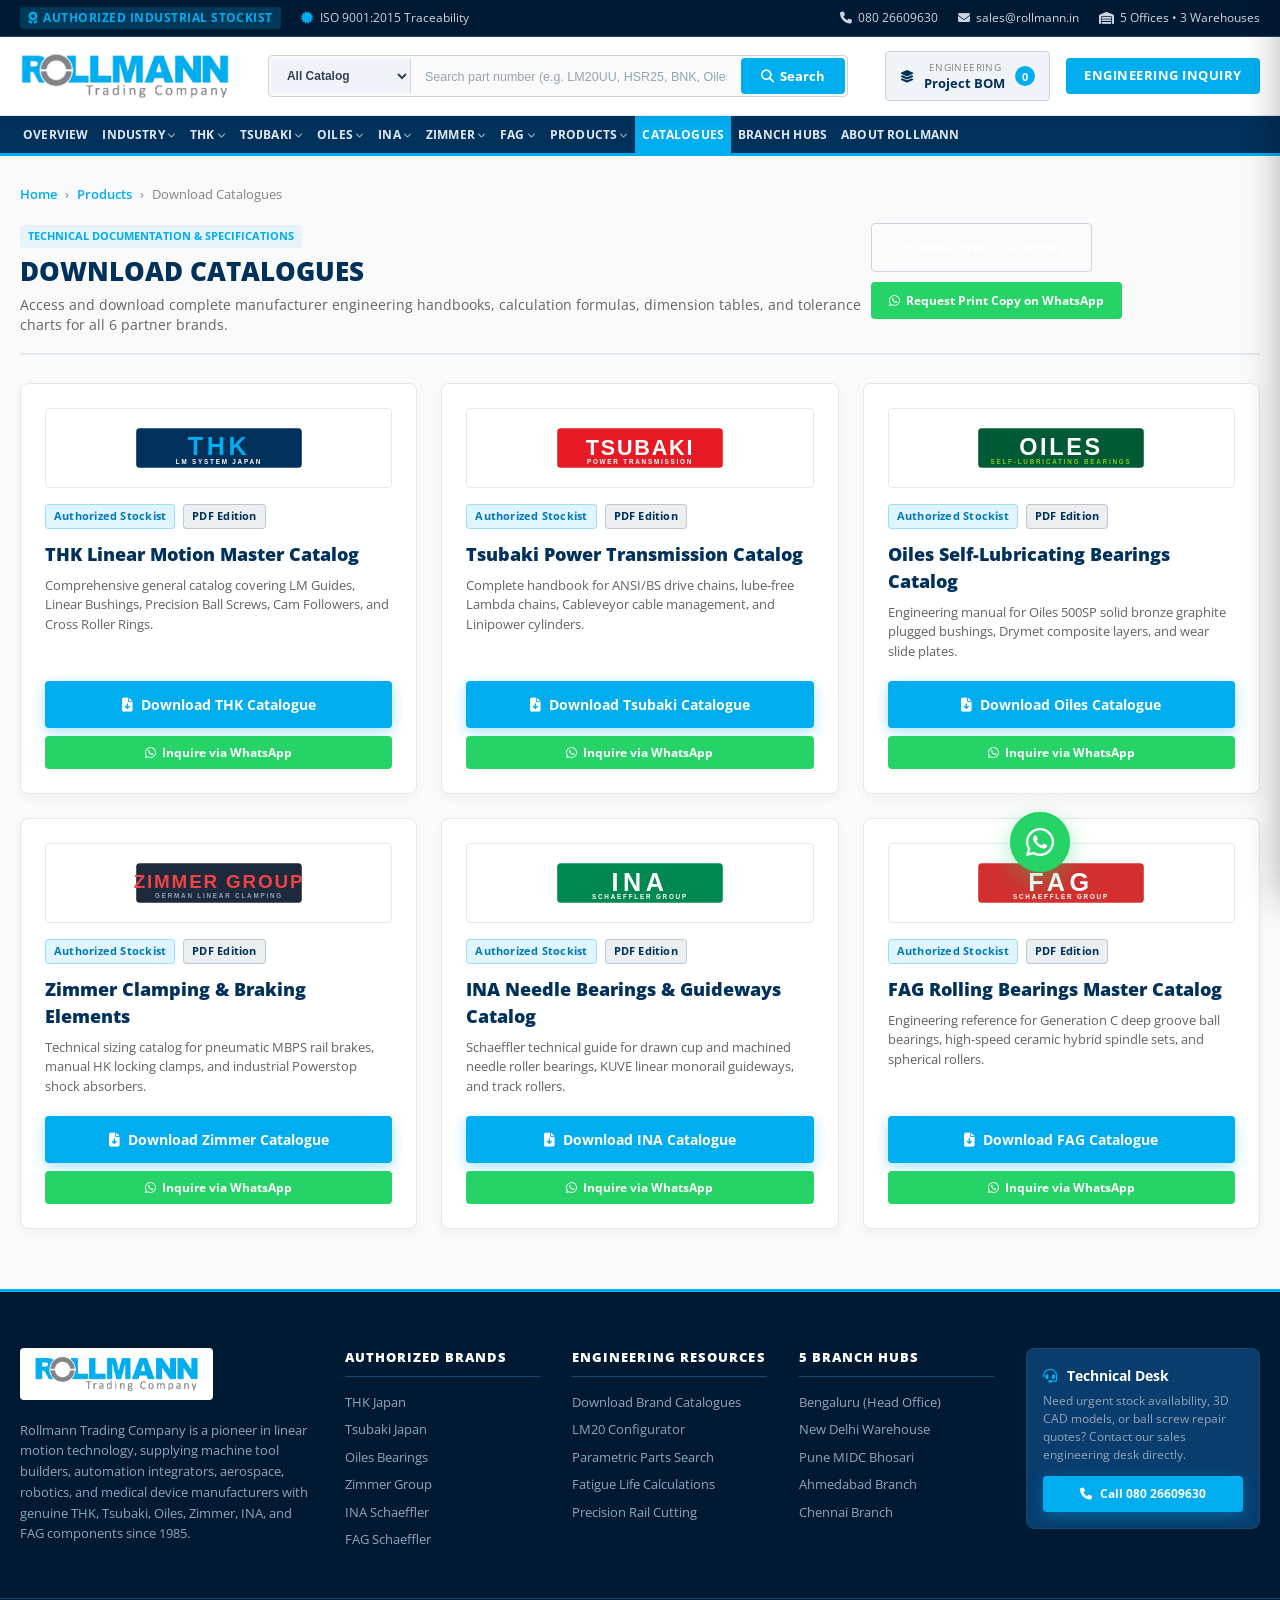
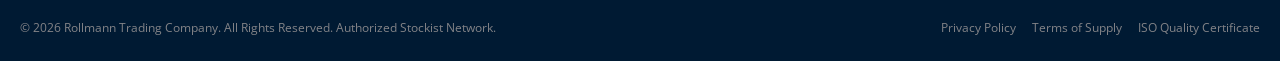
<file: catalogues.html>
<!DOCTYPE html>
<html lang="en">
<head>
  <meta charset="UTF-8">
  <meta name="viewport" content="width=device-width, initial-scale=1.0">
  <title>Download Brand Catalogues &amp; Technical Manuals | Rollmann India</title>
  <meta name="description" content="Download official manufacturer engineering catalogs for THK Japan, Tsubaki, Oiles, Zimmer Group, INA, and FAG bearings. PDF downloads with full load ratings and CAD references.">
  <link rel="canonical" href="https://rollmann.in/catalogues.html">
  <link rel="preconnect" href="https://fonts.googleapis.com">
  <link rel="preconnect" href="https://fonts.gstatic.com" crossorigin>
  <link href="https://fonts.googleapis.com/css2?family=Open+Sans:ital,wght@0,400;0,600;0,700;0,800;0,900;1,400&display=swap" rel="stylesheet">
  <link rel="stylesheet" href="styles.css">
  <link rel="stylesheet" href="https://cdnjs.cloudflare.com/ajax/libs/font-awesome/6.4.0/css/all.min.css">
</head>
<body>

  <div class="top-bar">
    <div class="container top-bar-inner">
      <div class="top-bar-left">
        <span class="top-bar-badge"><i class="fa-solid fa-award"></i> AUTHORIZED INDUSTRIAL STOCKIST</span>
        <span><i class="fa-solid fa-certificate" style="color:var(--rollmann-cyan); margin-right:4px;"></i> ISO 9001:2015 Traceability</span>
      </div>
      <div class="top-bar-right">
        <a href="tel:+918026609630" class="top-link"><i class="fa-solid fa-phone"></i> 080 26609630</a>
        <a href="mailto:sales@rollmann.in" class="top-link"><i class="fa-solid fa-envelope"></i> sales@rollmann.in</a>
        <a href="contact-us.html" class="top-link"><i class="fa-solid fa-warehouse"></i> 5 Offices &bull; 3 Warehouses</a>
      </div>
    </div>
  </div>

  <header class="main-header">
    <div class="container header-main-row">
      <a href="index.html" class="brand-logo">
        <img src="images/rollmann_logo_white_bg.png" alt="Rollmann Trading Company" class="brand-logo-img">
      </a>

      <div class="header-search-wrap">
        <div class="header-search-box">
          <select class="search-category-select">
            <option value="all">All Catalog</option>
            <option value="LM">Linear Bushings</option>
            <option value="HSR">LM Guides</option>
            <option value="Ball">Ball Screws</option>
            <option value="Oiles">Oiles Bearings</option>
          </select>
          <input type="text" id="globalSearchInput" class="header-search-input" placeholder="Search part number (e.g. LM20UU, HSR25, BNK, Oiles)..." autocomplete="off">
          <button type="button" class="header-search-btn" onclick="document.getElementById('globalSearchInput').focus()">
            <i class="fa-solid fa-magnifying-glass"></i> Search
          </button>
        </div>
        <div id="searchSuggestDropdown" class="search-suggest-dropdown"></div>
      </div>

      <div class="header-actions">
        <button type="button" class="header-rfq-btn open-rfq-drawer" aria-label="Open Project BOM">
          <div class="rfq-icon-wrap">
            <i class="fa-solid fa-layer-group"></i>
          </div>
          <div>
            <div style="font-size:10px; text-transform:uppercase; color:var(--gray-500); letter-spacing:0.04em;">Engineering</div>
            <div style="font-weight:700; font-size:13px; color:var(--navy-deep);">Project BOM</div>
          </div>
          <span class="rfq-count-badge" id="headerRfqBadge">0</span>
        </button>

        <a href="contact-us.html" class="primary-rfq-btn">
          Engineering Inquiry
        </a>

        <button type="button" class="mobile-menu-toggle" aria-label="Toggle navigation">
          <i class="fa-solid fa-bars"></i>
        </button>
      </div>
    </div>
  </header>

  <nav class="nav-bar">
    <div class="container nav-bar-inner">
      <ul class="nav-menu">
        <li class="nav-item"><a href="index.html" class="nav-link">Overview</a></li>

        <li class="nav-item">
          <a href="products.html" class="nav-link">
            Industry <i class="fa-solid fa-chevron-down"></i>
          </a>
          <ul class="nav-dropdown">
            <li><a href="products.html?ind=automotive">Automotive &amp; EV<span class="nav-dropdown-sub">Chassis, robotic welding, battery cells</span></a></li>
            <li><a href="products.html?ind=machinetools">Machine Tools &amp; CNC<span class="nav-dropdown-sub">Milling, turning, grinding, EDM axes</span></a></li>
            <li><a href="products.html?ind=robotics">Robotics &amp; Automation<span class="nav-dropdown-sub">Articulated arms, pick-and-place, SCARA</span></a></li>
            <li><a href="products.html?ind=aerospace">Aerospace &amp; Defense<span class="nav-dropdown-sub">Flight actuators, radar positioning</span></a></li>
            <li><a href="products.html?ind=semiconductor">Semiconductor &amp; Cleanroom<span class="nav-dropdown-sub">Wafer handling, vacuum, stainless SRS</span></a></li>
            <li><a href="products.html?ind=medical">Medical &amp; Packaging<span class="nav-dropdown-sub">Diagnostic scanners, sterile bottling</span></a></li>
            <li><a href="products.html?ind=heavy">Heavy Engineering<span class="nav-dropdown-sub">Steel mills, continuous casting, conveyors</span></a></li>
          </ul>
        </li>

        <li class="nav-item">
          <a href="brand.html?b=thk" class="nav-link">
            THK <i class="fa-solid fa-chevron-down"></i>
          </a>
          <ul class="nav-dropdown">
            <li><a href="lm-guide.html">LM Guides &amp; Rails<span class="nav-dropdown-sub">SHS, HSR, SSR, SRS Caged Ball Series</span></a></li>
            <li><a href="linear-bush.html">Linear Bushings<span class="nav-dropdown-sub">LM, LM-L, LM-AJ, LM-OP, Flanged LMF/LMK</span></a></li>
            <li><a href="ball-screws.html">Precision Ball Screws<span class="nav-dropdown-sub">Ground JIS C3/C5 BNK/BIF &amp; Rolled BTK/MTF</span></a></li>
            <li><a href="cam-followers.html">Cam &amp; Roller Followers<span class="nav-dropdown-sub">CF, CFH High-Rigidity, CF-AB Eccentric</span></a></li>
            <li><a href="cross-roller.html">Cross Roller Rings<span class="nav-dropdown-sub">RB, RE, RU Integrated High-Rigidity Rings</span></a></li>
            <li><a href="brand.html?b=thk">Full THK Product Catalog<span class="nav-dropdown-sub">CAD Models &amp; Technical Specifications</span></a></li>
          </ul>
        </li>

        <li class="nav-item">
          <a href="brand.html?b=tsubaki" class="nav-link">
            Tsubaki <i class="fa-solid fa-chevron-down"></i>
          </a>
          <ul class="nav-dropdown">
            <li><a href="brand.html?b=tsubaki">Drive &amp; Roller Chains<span class="nav-dropdown-sub">ANSI/BS Standard &amp; Lambda Lube-Free</span></a></li>
            <li><a href="brand.html?b=tsubaki">Cable Carriers &amp; Cableveyors<span class="nav-dropdown-sub">Plastic &amp; Steel Cable Protection Tracks</span></a></li>
            <li><a href="brand.html?b=tsubaki">Power Cylinders &amp; Actuators<span class="nav-dropdown-sub">Linipower &amp; Multi-Cylinder Screw Jacks</span></a></li>
            <li><a href="brand.html?b=tsubaki">Full Tsubaki Catalog<span class="nav-dropdown-sub">CAD Models &amp; Technical Specifications</span></a></li>
          </ul>
        </li>

        <li class="nav-item">
          <a href="brand.html?b=oiles" class="nav-link">
            Oiles <i class="fa-solid fa-chevron-down"></i>
          </a>
          <ul class="nav-dropdown">
            <li><a href="brand.html?b=oiles">Oiles 500SP Bronze Bearings<span class="nav-dropdown-sub">Solid Bronze with Graphite Lubricant Plugs</span></a></li>
            <li><a href="brand.html?b=oiles">Oiles Drymet LF / LFB Bushings<span class="nav-dropdown-sub">PTFE Layered Self-Lubricating Composite</span></a></li>
            <li><a href="brand.html?b=oiles">Full Oiles Catalog<span class="nav-dropdown-sub">CAD Models &amp; Technical Specifications</span></a></li>
          </ul>
        </li>

        <li class="nav-item">
          <a href="brand.html?b=ina" class="nav-link">
            INA <i class="fa-solid fa-chevron-down"></i>
          </a>
          <ul class="nav-dropdown">
            <li><a href="brand.html?b=ina">Needle Roller Bearings<span class="nav-dropdown-sub">Drawn Cup HK/BK &amp; Machined Ring NK/RNA</span></a></li>
            <li><a href="brand.html?b=ina">Monorail Guidance Systems<span class="nav-dropdown-sub">KUVE, KUSE &amp; Roller Guideways RUE</span></a></li>
            <li><a href="brand.html?b=ina">Full INA Catalog<span class="nav-dropdown-sub">CAD Models &amp; Technical Specifications</span></a></li>
          </ul>
        </li>

        <li class="nav-item">
          <a href="brand.html?b=zimmer" class="nav-link">
            Zimmer <i class="fa-solid fa-chevron-down"></i>
          </a>
          <ul class="nav-dropdown">
            <li><a href="brand.html?b=zimmer">Pneumatic Rail Clamps &amp; Brakes<span class="nav-dropdown-sub">MBPS, UBPS, LBHS Safety Holding Elements</span></a></li>
            <li><a href="brand.html?b=zimmer">Manual Clamping Elements<span class="nav-dropdown-sub">HK, MK Series with Fast Locking Lever</span></a></li>
            <li><a href="brand.html?b=zimmer">Full Zimmer Catalog<span class="nav-dropdown-sub">CAD Models &amp; Technical Specifications</span></a></li>
          </ul>
        </li>

        <li class="nav-item">
          <a href="brand.html?b=fag" class="nav-link">
            FAG <i class="fa-solid fa-chevron-down"></i>
          </a>
          <ul class="nav-dropdown">
            <li><a href="brand.html?b=fag">Deep Groove Ball Bearings<span class="nav-dropdown-sub">Generation C 6000, 6200, 6300 Series</span></a></li>
            <li><a href="brand.html?b=fag">Precision Spindle Bearings<span class="nav-dropdown-sub">B7000 High-Speed Ceramic Hybrid Sets</span></a></li>
            <li><a href="brand.html?b=fag">Full FAG Catalog<span class="nav-dropdown-sub">CAD Models &amp; Technical Specifications</span></a></li>
          </ul>
        </li>

        <li class="nav-item">
          <a href="products.html" class="nav-link">
            Products <i class="fa-solid fa-chevron-down"></i>
          </a>
          <ul class="nav-dropdown">
            <li><a href="products.html">Brand Directory<span class="nav-dropdown-sub">All 6 Authorized Brands</span></a></li>
            <li><a href="catalogues.html">Download Catalogues<span class="nav-dropdown-sub">Master Engineering PDF Handbooks</span></a></li>
          </ul>
        </li>

        <li class="nav-item"><a href="catalogues.html" class="nav-link active">Catalogues</a></li>
        <li class="nav-item"><a href="contact-us.html" class="nav-link">Branch Hubs</a></li>
        <li class="nav-item"><a href="about-us.html" class="nav-link">About Rollmann</a></li>
      </ul>

      <div class="nav-ticker">
        <i class="fa-solid fa-award"></i> Official Factory Catalogues &bull; Direct PDF Downloads
      </div>
    </div>
  </nav>

  <main class="product-detail-container">
    <div class="container">
      <div class="breadcrumb">
        <a href="index.html">Home</a>
        <span>&rsaquo;</span>
        <a href="products.html">Products</a>
        <span>&rsaquo;</span>
        <span>Download Catalogues</span>
      </div>

      <div class="product-header-block">
        <div>
          <span class="badge-blue">TECHNICAL DOCUMENTATION &amp; SPECIFICATIONS</span>
          <h1 class="product-heading-title" style="margin-top:4px;">DOWNLOAD CATALOGUES</h1>
          <p class="product-heading-sub">
            Access and download complete manufacturer engineering handbooks, calculation formulas, dimension tables, and tolerance charts for all 6 partner brands.
          </p>
        </div>
        <div style="display:flex; gap:10px; flex-wrap:wrap; align-items:center;">
          <a href="products.html" class="btn-secondary" style="border-color:var(--gray-300);">
            <i class="fa-solid fa-grid-2"></i> Browse Brand Directory
          </a>
          <button type="button" class="btn-whatsapp-ask" data-context="Master Catalogues Request" style="width:auto; padding:10px 18px;">
            <i class="fa-brands fa-whatsapp"></i> Request Print Copy on WhatsApp
          </button>
        </div>
      </div>

      <div class="brand-directory-grid" style="margin-top:28px;">
        <div class="brand-dir-card">
          <div class="brand-logo-container">
            <img src="images/brands/thk.svg" alt="THK Japan" loading="lazy" />
          </div>
          <div class="brand-badges-row">
            <span class="brand-dir-badge badge-auth">Authorized Stockist</span>
            <span class="brand-dir-badge badge-loc">PDF Edition</span>
          </div>
          <h3 class="brand-dir-title">THK Linear Motion Master Catalog</h3>
          <p class="brand-dir-desc">Comprehensive general catalog covering LM Guides, Linear Bushings, Precision Ball Screws, Cam Followers, and Cross Roller Rings.</p>
          <div class="brand-dir-actions">
            <a href="downloads/thk/THK_Linear_Motion_General_Catalog.pdf" class="btn-primary btn-download-cat" data-brand="THK" data-file="downloads/thk/THK_Linear_Motion_General_Catalog.pdf" style="justify-content:center;">
              <i class="fa-solid fa-file-arrow-down"></i> Download THK Catalogue
            </a>
            <button type="button" class="btn-whatsapp-ask" data-wa-brand="THK" data-context="THK Master Catalog PDF"><i class="fa-brands fa-whatsapp"></i> Inquire via WhatsApp</button>
          </div>
        </div>

        <div class="brand-dir-card">
          <div class="brand-logo-container">
            <img src="images/brands/tsubaki.svg" alt="Tsubaki" loading="lazy" />
          </div>
          <div class="brand-badges-row">
            <span class="brand-dir-badge badge-auth">Authorized Stockist</span>
            <span class="brand-dir-badge badge-loc">PDF Edition</span>
          </div>
          <h3 class="brand-dir-title">Tsubaki Power Transmission Catalog</h3>
          <p class="brand-dir-desc">Complete handbook for ANSI/BS drive chains, lube-free Lambda chains, Cableveyor cable management, and Linipower cylinders.</p>
          <div class="brand-dir-actions">
            <a href="downloads/tsubaki/Tsubaki_General_Catalog.pdf" class="btn-primary btn-download-cat" data-brand="Tsubaki" data-file="downloads/tsubaki/Tsubaki_General_Catalog.pdf" style="justify-content:center;">
              <i class="fa-solid fa-file-arrow-down"></i> Download Tsubaki Catalogue
            </a>
            <button type="button" class="btn-whatsapp-ask" data-wa-brand="Tsubaki" data-context="Tsubaki Master Catalog PDF"><i class="fa-brands fa-whatsapp"></i> Inquire via WhatsApp</button>
          </div>
        </div>

        <div class="brand-dir-card">
          <div class="brand-logo-container">
            <img src="images/brands/oiles.svg" alt="Oiles" loading="lazy" />
          </div>
          <div class="brand-badges-row">
            <span class="brand-dir-badge badge-auth">Authorized Stockist</span>
            <span class="brand-dir-badge badge-loc">PDF Edition</span>
          </div>
          <h3 class="brand-dir-title">Oiles Self-Lubricating Bearings Catalog</h3>
          <p class="brand-dir-desc">Engineering manual for Oiles 500SP solid bronze graphite plugged bushings, Drymet composite layers, and wear slide plates.</p>
          <div class="brand-dir-actions">
            <a href="downloads/oiles/Oiles_Self_Lubricating_Bearings_Catalog.pdf" class="btn-primary btn-download-cat" data-brand="Oiles" data-file="downloads/oiles/Oiles_Self_Lubricating_Bearings_Catalog.pdf" style="justify-content:center;">
              <i class="fa-solid fa-file-arrow-down"></i> Download Oiles Catalogue
            </a>
            <button type="button" class="btn-whatsapp-ask" data-wa-brand="Oiles" data-context="Oiles Master Catalog PDF"><i class="fa-brands fa-whatsapp"></i> Inquire via WhatsApp</button>
          </div>
        </div>

        <div class="brand-dir-card">
          <div class="brand-logo-container">
            <img src="images/brands/zimmer.svg" alt="Zimmer Group" loading="lazy" />
          </div>
          <div class="brand-badges-row">
            <span class="brand-dir-badge badge-auth">Authorized Stockist</span>
            <span class="brand-dir-badge badge-loc">PDF Edition</span>
          </div>
          <h3 class="brand-dir-title">Zimmer Clamping &amp; Braking Elements</h3>
          <p class="brand-dir-desc">Technical sizing catalog for pneumatic MBPS rail brakes, manual HK locking clamps, and industrial Powerstop shock absorbers.</p>
          <div class="brand-dir-actions">
            <a href="downloads/zimmer/Zimmer_Clamping_and_Braking_Elements_Catalog.pdf" class="btn-primary btn-download-cat" data-brand="Zimmer" data-file="downloads/zimmer/Zimmer_Clamping_and_Braking_Elements_Catalog.pdf" style="justify-content:center;">
              <i class="fa-solid fa-file-arrow-down"></i> Download Zimmer Catalogue
            </a>
            <button type="button" class="btn-whatsapp-ask" data-wa-brand="Zimmer" data-context="Zimmer Master Catalog PDF"><i class="fa-brands fa-whatsapp"></i> Inquire via WhatsApp</button>
          </div>
        </div>

        <div class="brand-dir-card">
          <div class="brand-logo-container">
            <img src="images/brands/ina.svg" alt="INA Schaeffler" loading="lazy" />
          </div>
          <div class="brand-badges-row">
            <span class="brand-dir-badge badge-auth">Authorized Stockist</span>
            <span class="brand-dir-badge badge-loc">PDF Edition</span>
          </div>
          <h3 class="brand-dir-title">INA Needle Bearings &amp; Guideways Catalog</h3>
          <p class="brand-dir-desc">Schaeffler technical guide for drawn cup and machined needle roller bearings, KUVE linear monorail guideways, and track rollers.</p>
          <div class="brand-dir-actions">
            <a href="downloads/ina/INA_Needle_Roller_Bearings_Catalog.pdf" class="btn-primary btn-download-cat" data-brand="INA" data-file="downloads/ina/INA_Needle_Roller_Bearings_Catalog.pdf" style="justify-content:center;">
              <i class="fa-solid fa-file-arrow-down"></i> Download INA Catalogue
            </a>
            <button type="button" class="btn-whatsapp-ask" data-wa-brand="INA" data-context="INA Master Catalog PDF"><i class="fa-brands fa-whatsapp"></i> Inquire via WhatsApp</button>
          </div>
        </div>

        <div class="brand-dir-card">
          <div class="brand-logo-container">
            <img src="images/brands/fag.svg" alt="FAG Schaeffler" loading="lazy" />
          </div>
          <div class="brand-badges-row">
            <span class="brand-dir-badge badge-auth">Authorized Stockist</span>
            <span class="brand-dir-badge badge-loc">PDF Edition</span>
          </div>
          <h3 class="brand-dir-title">FAG Rolling Bearings Master Catalog</h3>
          <p class="brand-dir-desc">Engineering reference for Generation C deep groove ball bearings, high-speed ceramic hybrid spindle sets, and spherical rollers.</p>
          <div class="brand-dir-actions">
            <a href="downloads/fag/FAG_Rolling_Bearings_Master_Catalog.pdf" class="btn-primary btn-download-cat" data-brand="FAG" data-file="downloads/fag/FAG_Rolling_Bearings_Master_Catalog.pdf" style="justify-content:center;">
              <i class="fa-solid fa-file-arrow-down"></i> Download FAG Catalogue
            </a>
            <button type="button" class="btn-whatsapp-ask" data-wa-brand="FAG" data-context="FAG Master Catalog PDF"><i class="fa-brands fa-whatsapp"></i> Inquire via WhatsApp</button>
          </div>
        </div>
      </div>
    </div>
  </main>

  <footer class="site-footer">
    <div class="container footer-top-grid">
      <div>
        <div class="footer-logo-badge">
          <img src="images/rollmann_logo_white_bg.png" alt="Rollmann Trading Company" style="height:36px; width:auto; display:block;">
        </div>
        <p class="footer-brand-desc">
          Rollmann Trading Company is a pioneer in linear motion technology, supplying machine tool builders, automation integrators, aerospace, robotics, and medical device manufacturers with genuine THK, Tsubaki, Oiles, Zimmer, INA, and FAG components since 1985.
        </p>
      </div>

      <div>
        <h4 class="footer-col-head">Authorized Brands</h4>
        <ul class="footer-links-list">
          <li><a href="brand.html?b=thk">THK Japan</a></li>
          <li><a href="brand.html?b=tsubaki">Tsubaki Japan</a></li>
          <li><a href="brand.html?b=oiles">Oiles Bearings</a></li>
          <li><a href="brand.html?b=zimmer">Zimmer Group</a></li>
          <li><a href="brand.html?b=ina">INA Schaeffler</a></li>
          <li><a href="brand.html?b=fag">FAG Schaeffler</a></li>
        </ul>
      </div>

      <div>
        <h4 class="footer-col-head">Engineering Resources</h4>
        <ul class="footer-links-list">
          <li><a href="catalogues.html">Download Brand Catalogues</a></li>
          <li><a href="linear-bush.html">LM20 Configurator</a></li>
          <li><a href="products.html">Parametric Parts Search</a></li>
          <li><a href="linear-bush.html#calc">Fatigue Life Calculations</a></li>
          <li><a href="services.html">Precision Rail Cutting</a></li>
        </ul>
      </div>

      <div>
        <h4 class="footer-col-head">5 Branch Hubs</h4>
        <ul class="footer-links-list">
          <li><a href="contact-us.html">Bengaluru (Head Office)</a></li>
          <li><a href="contact-us.html">New Delhi Warehouse</a></li>
          <li><a href="contact-us.html">Pune MIDC Bhosari</a></li>
          <li><a href="contact-us.html">Ahmedabad Branch</a></li>
          <li><a href="contact-us.html">Chennai Branch</a></li>
        </ul>
      </div>

      <div>
        <div class="footer-rfq-box">
          <h4><i class="fa-solid fa-headset" style="color:var(--orange-bright); margin-right:6px;"></i> Technical Desk</h4>
          <p>Need urgent stock availability, 3D CAD models, or ball screw repair quotes? Contact our sales engineering desk directly.</p>
          <a href="tel:+918026609630" class="btn-primary" style="width:100%; justify-content:center; padding:9px; font-size:12px;">
            <i class="fa-solid fa-phone"></i> Call 080 26609630
          </a>
        </div>
      </div>
    </div>

    <div class="container footer-bottom-bar">
      <div>&copy; 2026 Rollmann Trading Company. All Rights Reserved. Authorized Stockist Network.</div>
      <div style="display:flex; gap:16px;">
        <a href="about-us.html">Privacy Policy</a>
        <a href="about-us.html">Terms of Supply</a>
        <a href="contact-us.html">ISO Quality Certificate</a>
      </div>
    </div>
  </footer>

  <script src="brands-data.js"></script>
  <script src="whatsapp-config.js"></script>
  <script src="whatsapp-router.js"></script>
  <script src="app.js"></script>
</body>
</html>
</file>
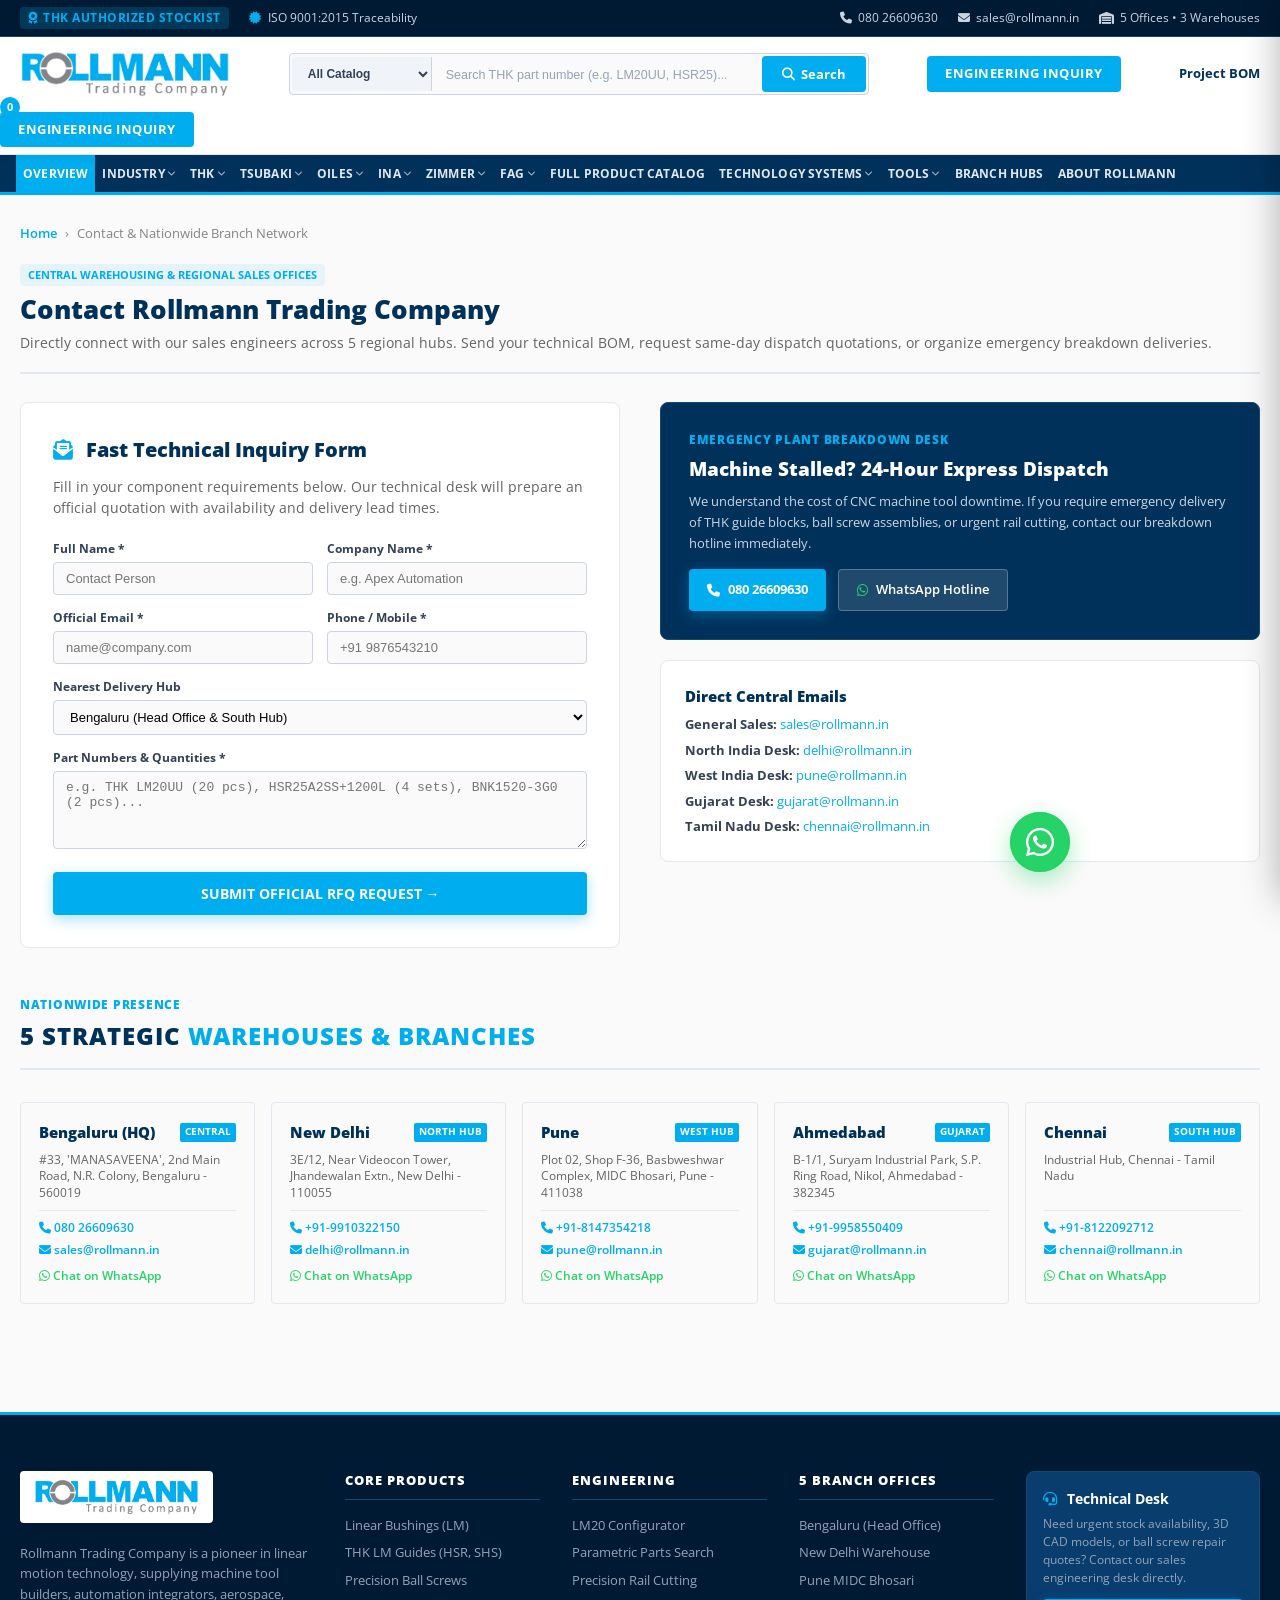
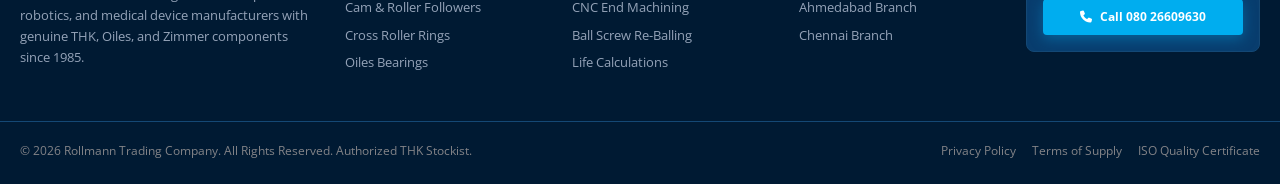
<file: contact-us.html>
<!DOCTYPE html>
<html lang="en">
<head>
  <meta charset="UTF-8">
  <meta name="viewport" content="width=device-width, initial-scale=1.0">
  <title>Contact Us &amp; 5 Nationwide Branches | Rollmann Trading Co.</title>
  <meta name="description" content="Contact Rollmann Trading Company. Head office in Bengaluru with branches in New Delhi, Pune (Bhosari), Ahmedabad, and Chennai. Direct phone numbers, emails, WhatsApp support, and technical quote inquiries.">
  <link rel="canonical" href="https://www.rollmann.in/contact-us.html">
  <meta property="og:title" content="Contact Rollmann Trading Company | 5 Nationwide Linear Motion Hubs">
  <meta property="og:description" content="Authorized THK stockist offices in Bengaluru, New Delhi, Pune, Ahmedabad, and Chennai. 24-hour breakdown response and fast technical quotes.">
  <meta property="og:url" content="https://www.rollmann.in/contact-us.html">
  <meta property="og:type" content="website">
  <meta property="og:image" content="https://www.rollmann.in/images/rollmann_logo_white_bg.png">
  <meta name="twitter:card" content="summary_large_image">
  <meta name="twitter:title" content="Contact Rollmann Trading Company | 5 Nationwide Linear Motion Hubs">
  <meta name="twitter:description" content="Authorized THK stockist offices in Bengaluru, New Delhi, Pune, Ahmedabad, and Chennai. 24-hour breakdown response and fast technical quotes.">
  <meta name="twitter:image" content="https://www.rollmann.in/images/rollmann_logo_white_bg.png">
  <script type="application/ld+json">
  {
    "@context": "https://schema.org",
    "@graph": [
      {
        "@type": "ContactPage",
        "@id": "https://www.rollmann.in/contact-us.html",
        "url": "https://www.rollmann.in/contact-us.html",
        "name": "Contact Rollmann Trading Company",
        "description": "Contact Rollmann Trading Company across 5 strategic distribution hubs in India: Bengaluru, New Delhi, Pune, Ahmedabad, and Chennai.",
        "isPartOf": {
          "@type": "WebSite",
          "@id": "https://www.rollmann.in/#website",
          "name": "Rollmann Trading Company",
          "url": "https://www.rollmann.in/"
        }
      },
      {
        "@type": "BreadcrumbList",
        "itemListElement": [
          {
            "@type": "ListItem",
            "position": 1,
            "name": "Home",
            "item": "https://www.rollmann.in/"
          },
          {
            "@type": "ListItem",
            "position": 2,
            "name": "Contact & Hubs",
            "item": "https://www.rollmann.in/contact-us.html"
          }
        ]
      },
      {
        "@type": "LocalBusiness",
        "@id": "https://www.rollmann.in/#hq-bengaluru",
        "name": "Rollmann Trading Company - Bengaluru Head Office",
        "image": "https://www.rollmann.in/images/rollmann_logo_white_bg.png",
        "telephone": "+91-80-26609630",
        "email": "sales@rollmann.in",
        "address": {
          "@type": "PostalAddress",
          "streetAddress": "#33, 'MANASAVEENA', 2nd Main Road, N.R. Colony",
          "addressLocality": "Bengaluru",
          "addressRegion": "Karnataka",
          "postalCode": "560019",
          "addressCountry": "IN"
        },
        "geo": {
          "@type": "GeoCoordinates",
          "latitude": "12.9427",
          "longitude": "77.5681"
        },
        "openingHours": "Mo-Sa 09:00-18:00"
      },
      {
        "@type": "LocalBusiness",
        "@id": "https://www.rollmann.in/#branch-delhi",
        "name": "Rollmann Trading Company - New Delhi North Hub",
        "image": "https://www.rollmann.in/images/rollmann_logo_white_bg.png",
        "telephone": "+91-9910322150",
        "email": "delhi@rollmann.in",
        "address": {
          "@type": "PostalAddress",
          "streetAddress": "3E/12, Near Videocon Tower, Jhandewalan Extn.",
          "addressLocality": "New Delhi",
          "addressRegion": "Delhi",
          "postalCode": "110055",
          "addressCountry": "IN"
        },
        "openingHours": "Mo-Sa 09:00-18:00"
      },
      {
        "@type": "LocalBusiness",
        "@id": "https://www.rollmann.in/#branch-pune",
        "name": "Rollmann Trading Company - Pune West Hub",
        "image": "https://www.rollmann.in/images/rollmann_logo_white_bg.png",
        "telephone": "+91-8147354218",
        "email": "pune@rollmann.in",
        "address": {
          "@type": "PostalAddress",
          "streetAddress": "Plot 02, Shop F-36, Basbweshwar Complex, MIDC Bhosari",
          "addressLocality": "Pune",
          "addressRegion": "Maharashtra",
          "postalCode": "411038",
          "addressCountry": "IN"
        },
        "openingHours": "Mo-Sa 09:00-18:00"
      },
      {
        "@type": "LocalBusiness",
        "@id": "https://www.rollmann.in/#branch-ahmedabad",
        "name": "Rollmann Trading Company - Ahmedabad Gujarat Hub",
        "image": "https://www.rollmann.in/images/rollmann_logo_white_bg.png",
        "telephone": "+91-9958550409",
        "email": "gujarat@rollmann.in",
        "address": {
          "@type": "PostalAddress",
          "streetAddress": "B-1/1, Suryam Industrial Park, S.P. Ring Road, Nikol",
          "addressLocality": "Ahmedabad",
          "addressRegion": "Gujarat",
          "postalCode": "382345",
          "addressCountry": "IN"
        },
        "openingHours": "Mo-Sa 09:00-18:00"
      },
      {
        "@type": "LocalBusiness",
        "@id": "https://www.rollmann.in/#branch-chennai",
        "name": "Rollmann Trading Company - Chennai Hub",
        "image": "https://www.rollmann.in/images/rollmann_logo_white_bg.png",
        "telephone": "+91-8122092712",
        "email": "chennai@rollmann.in",
        "address": {
          "@type": "PostalAddress",
          "streetAddress": "Industrial Hub",
          "addressLocality": "Chennai",
          "addressRegion": "Tamil Nadu",
          "addressCountry": "IN"
        },
        "openingHours": "Mo-Sa 09:00-18:00"
      },
      {
        "@type": "FAQPage",
        "mainEntity": [
          {
            "@type": "Question",
            "name": "How quickly can Rollmann Trading Company dispatch emergency replacement parts?",
            "acceptedAnswer": {
              "@type": "Answer",
              "text": "Rollmann Trading Company maintains a 24-hour plant breakdown emergency desk. Readily stocked THK linear guide blocks, LM bushings, and standard ball screws can be dispatched same-day from the nearest regional warehouse in Bengaluru, Delhi, Pune, Ahmedabad, or Chennai."
            }
          },
          {
            "@type": "Question",
            "name": "Can I get customized rail cutting and shaft machining from Rollmann?",
            "acceptedAnswer": {
              "@type": "Answer",
              "text": "Yes. Rollmann Trading Company provides precision linear rail cut-to-length services, chamfering, hole pitching, and shaft end-machining across our engineering centers."
            }
          },
          {
            "@type": "Question",
            "name": "How can I submit a Bill of Materials (BOM) for technical quoting?",
            "acceptedAnswer": {
              "@type": "Answer",
              "text": "You can submit your BOM directly through our website specification tool, email your spreadsheet to sales@rollmann.in, or WhatsApp our technical hotline at +91 8147354218."
            }
          }
        ]
      }
    ]
  }
  </script>
  <link rel="preconnect" href="https://fonts.googleapis.com">
  <link rel="preconnect" href="https://fonts.gstatic.com" crossorigin>
  <link href="https://fonts.googleapis.com/css2?family=Open+Sans:ital,wght@0,400;0,600;0,700;0,800;0,900;1,400&display=swap" rel="stylesheet">
  <link rel="stylesheet" href="styles.css">
  <link rel="stylesheet" href="https://cdnjs.cloudflare.com/ajax/libs/font-awesome/6.4.0/css/all.min.css">
</head>
<body>

  <div class="top-bar">
    <div class="container top-bar-inner">
      <div class="top-bar-left">
        <span class="top-bar-badge"><i class="fa-solid fa-award"></i> THK AUTHORIZED STOCKIST</span>
        <span><i class="fa-solid fa-certificate" style="color:var(--rollmann-cyan); margin-right:4px;"></i> ISO 9001:2015 Traceability</span>
      </div>
      <div class="top-bar-right">
        <a href="tel:+918026609630" class="top-link"><i class="fa-solid fa-phone"></i> 080 26609630</a>
        <a href="mailto:sales@rollmann.in" class="top-link"><i class="fa-solid fa-envelope"></i> sales@rollmann.in</a>
        <a href="contact-us.html" class="top-link"><i class="fa-solid fa-warehouse"></i> 5 Offices &bull; 3 Warehouses</a>
      </div>
    </div>
  </div>

  <header class="main-header">
    <div class="container header-main-row">
            <a href="index.html" class="brand-logo">
        <img src="images/rollmann_logo_white_bg.png" alt="Rollmann Trading Company" class="brand-logo-img">
      </a>

      <div class="header-search-wrap">
        <div class="header-search-box">
          <select class="search-category-select">
            <option value="all">All Catalog</option>
            <option value="LM">Linear Bushings</option>
            <option value="HSR">LM Guides</option>
            <option value="Ball">Ball Screws</option>
          </select>
          <input type="text" id="globalSearchInput" class="header-search-input" placeholder="Search THK part number (e.g. LM20UU, HSR25)..." autocomplete="off">
          <button type="button" class="header-search-btn" onclick="document.getElementById('globalSearchInput').focus()">
            <i class="fa-solid fa-magnifying-glass"></i> Search
          </button>
        </div>
        <div id="searchSuggestDropdown" class="search-suggest-dropdown"></div>
      </div>

            <div class="header-actions">
        <a href="contact-us.html" class="primary-rfq-btn">
          Engineering Inquiry
        </a>

        <button type="button" class="mobile-menu-toggle" aria-label="Toggle navigation">
          <i class="fa-solid fa-bars"></i>
        </button>
      </div>
            <div style="font-weight:700; font-size:13px; color:var(--navy-deep);">Project BOM</div>
          </div>
          <span class="rfq-count-badge" id="headerRfqBadge">0</span>
        </button>

        <a href="contact-us.html" class="primary-rfq-btn">
          Engineering Inquiry
        </a>

        <button type="button" class="mobile-menu-toggle" aria-label="Toggle navigation">
          <i class="fa-solid fa-bars"></i>
        </button>
      </div>
    </div>
  </header>

  <nav class="nav-bar">
    <div class="container nav-bar-inner">
      <ul class="nav-menu">
        <li class="nav-item"><a href="index.html" class="nav-link active">Overview</a></li>

        <li class="nav-item">
          <a href="products.html" class="nav-link">
            Industry <i class="fa-solid fa-chevron-down"></i>
          </a>
          <ul class="nav-dropdown">
            <li><a href="products.html?ind=automotive">Automotive &amp; EV<span class="nav-dropdown-sub">Chassis, robotic welding, battery cells</span></a></li>
            <li><a href="products.html?ind=machinetools">Machine Tools &amp; CNC<span class="nav-dropdown-sub">Milling, turning, grinding, EDM axes</span></a></li>
            <li><a href="products.html?ind=robotics">Robotics &amp; Automation<span class="nav-dropdown-sub">Articulated arms, pick-and-place, SCARA</span></a></li>
            <li><a href="products.html?ind=aerospace">Aerospace &amp; Defense<span class="nav-dropdown-sub">Flight actuators, radar positioning</span></a></li>
            <li><a href="products.html?ind=semiconductor">Semiconductor &amp; Cleanroom<span class="nav-dropdown-sub">Wafer handling, vacuum, stainless SRS</span></a></li>
            <li><a href="products.html?ind=medical">Medical &amp; Packaging<span class="nav-dropdown-sub">Diagnostic scanners, sterile bottling</span></a></li>
            <li><a href="products.html?ind=heavy">Heavy Engineering<span class="nav-dropdown-sub">Steel mills, continuous casting, conveyors</span></a></li>
          </ul>
        </li>

        <li class="nav-item">
          <a href="lm-guide.html" class="nav-link">
            THK <i class="fa-solid fa-chevron-down"></i>
          </a>
          <ul class="nav-dropdown">
            <li><a href="lm-guide.html">LM Guides &amp; Rails<span class="nav-dropdown-sub">SHS, HSR, SSR, SRS Caged Ball Series</span></a></li>
            <li><a href="linear-bush.html">Linear Bushings<span class="nav-dropdown-sub">LM, LM-L, LM-AJ, LM-OP, Flanged LMF/LMK</span></a></li>
            <li><a href="ball-screws.html">Precision Ball Screws<span class="nav-dropdown-sub">Ground JIS C3/C5 BNK/BIF &amp; Rolled BTK/MTF</span></a></li>
            <li><a href="cam-followers.html">Cam &amp; Roller Followers<span class="nav-dropdown-sub">CF, CFH High-Rigidity, CF-AB Eccentric</span></a></li>
            <li><a href="cross-roller.html">Cross Roller Rings<span class="nav-dropdown-sub">RB, RE, RU Integrated High-Rigidity Rings</span></a></li>
            <li><a href="products.html?brand=THK">Linear Actuators &amp; Stages<span class="nav-dropdown-sub">KR, SKR Compact Caged Ball Modules</span></a></li>
            <li><a href="products.html?brand=THK">Ball Splines &amp; Rotary Bushings<span class="nav-dropdown-sub">LBS, LBST High-Torque Zero-Backlash</span></a></li>
          </ul>
        </li>

        <li class="nav-item">
          <a href="products.html?brand=Tsubaki" class="nav-link">
            Tsubaki <i class="fa-solid fa-chevron-down"></i>
          </a>
          <ul class="nav-dropdown">
            <li><a href="products.html?brand=Tsubaki">Drive &amp; Roller Chains<span class="nav-dropdown-sub">ANSI/BS Standard &amp; Lambda Lube-Free</span></a></li>
            <li><a href="products.html?brand=Tsubaki">Cable Carriers &amp; Cableveyors<span class="nav-dropdown-sub">Plastic &amp; Steel Cable Protection Tracks</span></a></li>
            <li><a href="products.html?brand=Tsubaki">Power Cylinders &amp; Actuators<span class="nav-dropdown-sub">Linipower &amp; Multi-Cylinder Screw Jacks</span></a></li>
            <li><a href="products.html?brand=Tsubaki">Sprockets &amp; Shaft Couplings<span class="nav-dropdown-sub">Precision Roller Chain &amp; Beam Couplings</span></a></li>
            <li><a href="products.html?brand=Tsubaki">Cam Clutches &amp; Overload Protectors<span class="nav-dropdown-sub">One-Way Overrunning &amp; Shock Relievers</span></a></li>
          </ul>
        </li>

        <li class="nav-item">
          <a href="products.html?brand=Oiles" class="nav-link">
            Oiles <i class="fa-solid fa-chevron-down"></i>
          </a>
          <ul class="nav-dropdown">
            <li><a href="products.html?brand=Oiles">Oiles 500SP Bronze Bearings<span class="nav-dropdown-sub">Solid Bronze with Graphite Lubricant Plugs</span></a></li>
            <li><a href="products.html?brand=Oiles">Oiles Drymet LF / LFB Bushings<span class="nav-dropdown-sub">PTFE Layered Self-Lubricating Composite</span></a></li>
            <li><a href="products.html?brand=Oiles">Oiles Fiberflon Bearings<span class="nav-dropdown-sub">Filament Wound High-Load Bushings</span></a></li>
            <li><a href="products.html?brand=Oiles">Oiles Glitron &amp; Cermet<span class="nav-dropdown-sub">High Wear Resistance Solid Plain Bearings</span></a></li>
            <li><a href="products.html?brand=Oiles">Die &amp; Mold Components<span class="nav-dropdown-sub">Guide Post Sets &amp; Wear Slide Plates</span></a></li>
          </ul>
        </li>

        <li class="nav-item">
          <a href="products.html?brand=INA" class="nav-link">
            INA <i class="fa-solid fa-chevron-down"></i>
          </a>
          <ul class="nav-dropdown">
            <li><a href="products.html?brand=INA">Needle Roller Bearings<span class="nav-dropdown-sub">Drawn Cup HK/BK &amp; Machined Ring NK/RNA</span></a></li>
            <li><a href="products.html?brand=INA">Monorail Guidance Systems<span class="nav-dropdown-sub">KUVE, KUSE &amp; Roller Guideways RUE</span></a></li>
            <li><a href="products.html?brand=INA">Track Rollers &amp; Cam Followers<span class="nav-dropdown-sub">Stud Type KR/NUKR &amp; Yoke Type NUTR</span></a></li>
            <li><a href="products.html?brand=INA">Linear Bushings &amp; Shafts<span class="nav-dropdown-sub">KB, KBS, KBO Precision Ball Bushings</span></a></li>
            <li><a href="products.html?brand=INA">Plain Spherical Bushings<span class="nav-dropdown-sub">ELGOGLIDE Maintenance-Free Technology</span></a></li>
          </ul>
        </li>

        <li class="nav-item">
          <a href="products.html?brand=Zimmer" class="nav-link">
            Zimmer <i class="fa-solid fa-chevron-down"></i>
          </a>
          <ul class="nav-dropdown">
            <li><a href="products.html?brand=Zimmer">Pneumatic Rail Clamps &amp; Brakes<span class="nav-dropdown-sub">MBPS, UBPS, LBHS Safety Holding Elements</span></a></li>
            <li><a href="products.html?brand=Zimmer">Manual Clamping Elements<span class="nav-dropdown-sub">HK, MK Series with Fast Locking Lever</span></a></li>
            <li><a href="products.html?brand=Zimmer">Hydraulic Guide Rail Clamps<span class="nav-dropdown-sub">KBHS, LBHS High-Capacity Clamping</span></a></li>
            <li><a href="products.html?brand=Zimmer">Industrial Shock Absorbers<span class="nav-dropdown-sub">Powerstop Precision Kinetic Dampers</span></a></li>
            <li><a href="products.html?brand=Zimmer">Robotics Grippers &amp; EOAT<span class="nav-dropdown-sub">2-Jaw Pneumatic &amp; Electric Grippers</span></a></li>
          </ul>
        </li>

        <li class="nav-item">
          <a href="products.html?brand=FAG" class="nav-link">
            FAG <i class="fa-solid fa-chevron-down"></i>
          </a>
          <ul class="nav-dropdown">
            <li><a href="products.html?brand=FAG">Deep Groove Ball Bearings<span class="nav-dropdown-sub">Generation C 6000, 6200, 6300 Series</span></a></li>
            <li><a href="products.html?brand=FAG">Precision Spindle Bearings<span class="nav-dropdown-sub">B7000 High-Speed Ceramic Hybrid Sets</span></a></li>
            <li><a href="products.html?brand=FAG">Cylindrical Roller Bearings<span class="nav-dropdown-sub">NU, NJ, NUP Heavy Radial Load E-XL</span></a></li>
            <li><a href="products.html?brand=FAG">Spherical Roller Bearings<span class="nav-dropdown-sub">22200, 22300 Severe Vibrating Screen Series</span></a></li>
            <li><a href="products.html?brand=FAG">Angular Contact Bearings<span class="nav-dropdown-sub">Single Row 7200/7300 &amp; Double Row 3200</span></a></li>
            <li><a href="products.html?brand=FAG">Pillow Block &amp; Flange Units<span class="nav-dropdown-sub">Black Series Cast Iron Mounted Housings</span></a></li>
          </ul>
        </li>

        <li class="nav-item"><a href="products.html" class="nav-link">Full Product Catalog</a></li>

        <li class="nav-item">
          <a href="products.html" class="nav-link">
            Technology Systems <i class="fa-solid fa-chevron-down"></i>
          </a>
          <div class="mega-dropdown">
            <div class="mega-grid">
              <div>
                <div class="mega-col-title">Linear Motion Systems</div>
                <ul class="mega-list">
                  <li><a href="linear-bush.html">Linear Bushings (LM) <span class="mega-badge">Configurator</span></a></li>
                  <li><a href="lm-guide.html">LM Guides &amp; Rails (HSR, SHS) <span class="mega-badge">Heavy Load</span></a></li>
                  <li><a href="ball-screws.html">Precision Ball Screws (BNK, BIF) <span class="mega-badge">JIS C3/C5</span></a></li>
                  <li><a href="cam-followers.html">Cam Followers &amp; Track Rollers <span class="mega-badge">Needle Roller</span></a></li>
                  <li><a href="cross-roller.html">Cross Roller Rings (RB, RE, RU) <span class="mega-badge">Rigidity</span></a></li>
                </ul>
              </div>
              <div>
                <div class="mega-col-title">Engineered Bearings</div>
                <ul class="mega-list">
                  <li><a href="products.html?brand=Oiles">Oiles 500SP Solid Bronze <span class="mega-badge">Self-Lube</span></a></li>
                  <li><a href="products.html?brand=Oiles">Oiles Drymet Bushings (LFB) <span class="mega-badge">Low Friction</span></a></li>
                  <li><a href="products.html?brand=Zimmer">Zimmer Pneumatic Clamps <span class="mega-badge">Brakes</span></a></li>
                  <li><a href="products.html?brand=THK">Ball Splines &amp; Rotary Bushings <span class="mega-badge">Torque</span></a></li>
                  <li><a href="products.html?brand=Tsubaki">Cable Carriers &amp; Chains <span class="mega-badge">Power</span></a></li>
                </ul>
              </div>
              <div>
                <div class="mega-col-title">Machining &amp; Workshop</div>
                <ul class="mega-list">
                  <li><a href="services.html">Precision LM Rail Cutting <span class="mega-badge">&plusmn;0.5mm</span></a></li>
                  <li><a href="services.html">CNC Ball Screw End Machining <span class="mega-badge">BK/BF</span></a></li>
                  <li><a href="services.html">Ball Screw Re-Balling &amp; Repair <span class="mega-badge">Zero Play</span></a></li>
                  <li><a href="linear-bush.html#calc">Kinematic Fatigue Calculator <span class="mega-badge">L10 Engine</span></a></li>
                  <li><a href="contact-us.html">On-Site Retrofitting <span class="mega-badge">Pan-India</span></a></li>
                </ul>
              </div>
            </div>
          </div>
        </li>

        <li class="nav-item">
          <a href="linear-bush.html" class="nav-link">
            Tools <i class="fa-solid fa-chevron-down"></i>
          </a>
          <ul class="nav-dropdown dropdown-right">
            <li><a href="linear-bush.html">LM20 Configurator<span class="nav-dropdown-sub">Interactive 3D/2D CAD Bushing Model</span></a></li>
            <li><a href="linear-bush.html#tolerance">Engineering Telemetry<span class="nav-dropdown-sub">ISO 286 Shaft &amp; Housing Fit Visualizer</span></a></li>
            <li><a href="linear-bush.html#calc">Interactive Kinematic Life &amp; Fatigue Calculator<span class="nav-dropdown-sub">THK L10 Travel Life &amp; L10h Operating Hours</span></a></li>
          </ul>
        </li>

        <li class="nav-item"><a href="contact-us.html" class="nav-link">Branch Hubs</a></li>
        <li class="nav-item"><a href="about-us.html" class="nav-link">About Rollmann</a></li>
      </ul>

      <div class="nav-ticker">
        <i class="fa-solid fa-award"></i> Authorized THK Co., Ltd. (Tokyo, Japan) Central Hub
      </div>
    </div>
  </nav>

  <main class="product-detail-container">
    <div class="container">
      
      <div class="breadcrumb">
        <a href="index.html">Home</a>
        <span>&rsaquo;</span>
        <span>Contact &amp; Nationwide Branch Network</span>
      </div>

      <div class="product-header-block">
        <div>
          <span class="badge-blue">CENTRAL WAREHOUSING &amp; REGIONAL SALES OFFICES</span>
          <h1 class="product-heading-title" style="margin-top:4px;">Contact Rollmann Trading Company</h1>
          <p class="product-heading-sub">
            Directly connect with our sales engineers across 5 regional hubs. Send your technical BOM, request same-day dispatch quotations, or organize emergency breakdown deliveries.
          </p>
        </div>
      </div>

      <div style="display:grid; grid-template-columns:1fr 1fr; gap:40px; margin-bottom:48px; align-items:flex-start;">
        <div style="background:var(--white); border:1px solid var(--gray-200); border-radius:var(--radius-md); padding:32px;">
          <h2 style="font-size:20px; font-weight:800; color:var(--navy-deep); margin-bottom:12px;">
            <i class="fa-solid fa-envelope-open-text" style="color:var(--orange-bright); margin-right:8px;"></i>
            Fast Technical Inquiry Form
          </h2>
          <p style="font-size:13.5px; color:var(--gray-600); line-height:1.6; margin-bottom:20px;">
            Fill in your component requirements below. Our technical desk will prepare an official quotation with availability and delivery lead times.
          </p>

          <form onsubmit="event.preventDefault(); const c = document.getElementById('inqCompany').value; const p = document.getElementById('inqPart').value; const mailto = 'mailto:sales@rollmann.in?subject=Web%20Inquiry%20from%20' + encodeURIComponent(c) + '&body=Company:%20' + encodeURIComponent(c) + '%0D%0APart%20Requirements:%20' + encodeURIComponent(p); window.location.href=mailto; rollmannApp.showToast('Preparing inquiry email to sales@rollmann.in...');">
            <div style="display:grid; grid-template-columns:1fr 1fr; gap:14px; margin-bottom:14px;">
              <div>
                <label style="font-size:12px; font-weight:700; color:var(--gray-700); display:block; margin-bottom:4px;">Full Name *</label>
                <input type="text" class="filter-select" placeholder="Contact Person" required>
              </div>
              <div>
                <label style="font-size:12px; font-weight:700; color:var(--gray-700); display:block; margin-bottom:4px;">Company Name *</label>
                <input type="text" id="inqCompany" class="filter-select" placeholder="e.g. Apex Automation" required>
              </div>
            </div>

            <div style="display:grid; grid-template-columns:1fr 1fr; gap:14px; margin-bottom:14px;">
              <div>
                <label style="font-size:12px; font-weight:700; color:var(--gray-700); display:block; margin-bottom:4px;">Official Email *</label>
                <input type="email" class="filter-select" placeholder="name@company.com" required>
              </div>
              <div>
                <label style="font-size:12px; font-weight:700; color:var(--gray-700); display:block; margin-bottom:4px;">Phone / Mobile *</label>
                <input type="tel" class="filter-select" placeholder="+91 9876543210" required>
              </div>
            </div>

            <div style="margin-bottom:14px;">
              <label style="font-size:12px; font-weight:700; color:var(--gray-700); display:block; margin-bottom:4px;">Nearest Delivery Hub</label>
              <select class="filter-select">
                <option>Bengaluru (Head Office &amp; South Hub)</option>
                <option>New Delhi (North Hub)</option>
                <option>Pune MIDC Bhosari (West &amp; Automotive Hub)</option>
                <option>Ahmedabad (Gujarat Hub)</option>
                <option>Chennai (Tamil Nadu Hub)</option>
              </select>
            </div>

            <div style="margin-bottom:18px;">
              <label style="font-size:12px; font-weight:700; color:var(--gray-700); display:block; margin-bottom:4px;">Part Numbers &amp; Quantities *</label>
              <textarea id="inqPart" class="filter-select" rows="4" placeholder="e.g. THK LM20UU (20 pcs), HSR25A2SS+1200L (4 sets), BNK1520-3G0 (2 pcs)..." required></textarea>
            </div>

            <button type="submit" class="btn-primary" style="width:100%; justify-content:center; text-transform:uppercase; padding:12px;">
              Submit Official RFQ Request &rarr;
            </button>
          </form>
        </div>

        <div style="display:flex; flex-direction:column; gap:20px;">
          <div style="background:var(--navy-deep); color:var(--white); border-radius:var(--radius-md); padding:28px; border:1px solid var(--navy-border);">
            <div style="font-size:12px; text-transform:uppercase; color:var(--orange-bright); font-weight:800; letter-spacing:0.06em; margin-bottom:6px;">Emergency Plant Breakdown Desk</div>
            <h3 style="font-size:19px; font-weight:800; margin-bottom:8px;">Machine Stalled? 24-Hour Express Dispatch</h3>
            <p style="font-size:13px; color:var(--gray-300); line-height:1.6; margin-bottom:16px;">
              We understand the cost of CNC machine tool downtime. If you require emergency delivery of THK guide blocks, ball screw assemblies, or urgent rail cutting, contact our breakdown hotline immediately.
            </p>
            <div style="display:flex; gap:12px; flex-wrap:wrap;">
              <a href="tel:+918026609630" class="btn-primary" style="font-size:13px; padding:10px 18px;">
                <i class="fa-solid fa-phone"></i> 080 26609630
              </a>
              <a href="https://wa.me/918147354218?text=EMERGENCY%20BREAKDOWN%20INQUIRY" target="_blank" class="btn-secondary" style="font-size:13px; padding:10px 18px;">
                <i class="fa-brands fa-whatsapp" style="color:#25D366;"></i> WhatsApp Hotline
              </a>
            </div>
          </div>

          <div style="background:var(--white); border:1px solid var(--gray-200); border-radius:var(--radius-md); padding:24px;">
            <h4 style="font-size:15px; font-weight:800; color:var(--navy-deep); margin-bottom:8px;">Direct Central Emails</h4>
            <div style="display:flex; flex-direction:column; gap:6px; font-size:13px; color:var(--gray-700);">
              <div><strong>General Sales:</strong> <a href="mailto:sales@rollmann.in" style="color:var(--blue-primary);">sales@rollmann.in</a></div>
              <div><strong>North India Desk:</strong> <a href="mailto:delhi@rollmann.in" style="color:var(--blue-primary);">delhi@rollmann.in</a></div>
              <div><strong>West India Desk:</strong> <a href="mailto:pune@rollmann.in" style="color:var(--blue-primary);">pune@rollmann.in</a></div>
              <div><strong>Gujarat Desk:</strong> <a href="mailto:gujarat@rollmann.in" style="color:var(--blue-primary);">gujarat@rollmann.in</a></div>
              <div><strong>Tamil Nadu Desk:</strong> <a href="mailto:chennai@rollmann.in" style="color:var(--blue-primary);">chennai@rollmann.in</a></div>
            </div>
          </div>
        </div>
      </div>

      <div class="section-head-bar" style="margin-top:20px;">
        <div>
          <div style="font-size:12px; font-weight:800; text-transform:uppercase; color:var(--blue-primary); letter-spacing:0.06em; margin-bottom:4px;">Nationwide Presence</div>
          <h2 class="section-title">5 Strategic <span>Warehouses &amp; Branches</span></h2>
        </div>
      </div>

      <div class="branches-grid" style="margin-bottom:48px;">
        <div class="branch-card">
          <div class="branch-city">
            Bengaluru (HQ)
            <span class="branch-badge">Central</span>
          </div>
          <div class="branch-addr">
            #33, 'MANASAVEENA', 2nd Main Road, N.R. Colony, Bengaluru - 560019
          </div>
          <div class="branch-contact">
            <a href="tel:+918026609630"><i class="fa-solid fa-phone"></i> 080 26609630</a>
            <a href="mailto:sales@rollmann.in"><i class="fa-solid fa-envelope"></i> sales@rollmann.in</a>
            <a href="https://wa.me/918147354218?text=Inquiry%20for%20Rollmann%20Bengaluru" target="_blank" style="color:#25D366; margin-top:4px;"><i class="fa-brands fa-whatsapp"></i> Chat on WhatsApp</a>
          </div>
        </div>

        <div class="branch-card">
          <div class="branch-city">
            New Delhi
            <span class="branch-badge">North Hub</span>
          </div>
          <div class="branch-addr">
            3E/12, Near Videocon Tower, Jhandewalan Extn., New Delhi - 110055
          </div>
          <div class="branch-contact">
            <a href="tel:+919910322150"><i class="fa-solid fa-phone"></i> +91-9910322150</a>
            <a href="mailto:delhi@rollmann.in"><i class="fa-solid fa-envelope"></i> delhi@rollmann.in</a>
            <a href="https://wa.me/919910322150?text=Inquiry%20for%20Rollmann%20Delhi" target="_blank" style="color:#25D366; margin-top:4px;"><i class="fa-brands fa-whatsapp"></i> Chat on WhatsApp</a>
          </div>
        </div>

        <div class="branch-card">
          <div class="branch-city">
            Pune
            <span class="branch-badge">West Hub</span>
          </div>
          <div class="branch-addr">
            Plot 02, Shop F-36, Basbweshwar Complex, MIDC Bhosari, Pune - 411038
          </div>
          <div class="branch-contact">
            <a href="tel:+918147354218"><i class="fa-solid fa-phone"></i> +91-8147354218</a>
            <a href="mailto:pune@rollmann.in"><i class="fa-solid fa-envelope"></i> pune@rollmann.in</a>
            <a href="https://wa.me/918147354218?text=Inquiry%20for%20Rollmann%20Pune" target="_blank" style="color:#25D366; margin-top:4px;"><i class="fa-brands fa-whatsapp"></i> Chat on WhatsApp</a>
          </div>
        </div>

        <div class="branch-card">
          <div class="branch-city">
            Ahmedabad
            <span class="branch-badge">Gujarat</span>
          </div>
          <div class="branch-addr">
            B-1/1, Suryam Industrial Park, S.P. Ring Road, Nikol, Ahmedabad - 382345
          </div>
          <div class="branch-contact">
            <a href="tel:+919958550409"><i class="fa-solid fa-phone"></i> +91-9958550409</a>
            <a href="mailto:gujarat@rollmann.in"><i class="fa-solid fa-envelope"></i> gujarat@rollmann.in</a>
            <a href="https://wa.me/919958550409?text=Inquiry%20for%20Rollmann%20Ahmedabad" target="_blank" style="color:#25D366; margin-top:4px;"><i class="fa-brands fa-whatsapp"></i> Chat on WhatsApp</a>
          </div>
        </div>

        <div class="branch-card">
          <div class="branch-city">
            Chennai
            <span class="branch-badge">South Hub</span>
          </div>
          <div class="branch-addr">
            Industrial Hub, Chennai - Tamil Nadu
          </div>
          <div class="branch-contact">
            <a href="tel:+918122092712"><i class="fa-solid fa-phone"></i> +91-8122092712</a>
            <a href="mailto:chennai@rollmann.in"><i class="fa-solid fa-envelope"></i> chennai@rollmann.in</a>
            <a href="https://wa.me/918122092712?text=Inquiry%20for%20Rollmann%20Chennai" target="_blank" style="color:#25D366; margin-top:4px;"><i class="fa-brands fa-whatsapp"></i> Chat on WhatsApp</a>
          </div>
        </div>
      </div>

    </div>
  </main>

  <footer class="site-footer">
    <div class="container footer-top-grid">
            <div>
        <div class="footer-logo-badge">
          <img src="images/rollmann_logo_white_bg.png" alt="Rollmann Trading Company" style="height:36px; width:auto; display:block;">
        </div>
        <p class="footer-brand-desc">
          Rollmann Trading Company is a pioneer in linear motion technology, supplying machine tool builders, automation integrators, aerospace, robotics, and medical device manufacturers with genuine THK, Oiles, and Zimmer components since 1985.
        </p>
      </div>

      <div>
        <h4 class="footer-col-head">Core Products</h4>
        <ul class="footer-links-list">
          <li><a href="linear-bush.html">Linear Bushings (LM)</a></li>
          <li><a href="lm-guide.html">THK LM Guides (HSR, SHS)</a></li>
          <li><a href="ball-screws.html">Precision Ball Screws</a></li>
          <li><a href="cam-followers.html">Cam &amp; Roller Followers</a></li>
          <li><a href="cross-roller.html">Cross Roller Rings</a></li>
          <li><a href="products.html?brand=Oiles">Oiles Bearings</a></li>
        </ul>
      </div>

      <div>
        <h4 class="footer-col-head">Engineering</h4>
        <ul class="footer-links-list">
          <li><a href="linear-bush.html">LM20 Configurator</a></li>
          <li><a href="products.html">Parametric Parts Search</a></li>
          <li><a href="services.html">Precision Rail Cutting</a></li>
          <li><a href="services.html">CNC End Machining</a></li>
          <li><a href="services.html">Ball Screw Re-Balling</a></li>
          <li><a href="services.html">Life Calculations</a></li>
        </ul>
      </div>

      <div>
        <h4 class="footer-col-head">5 Branch Offices</h4>
        <ul class="footer-links-list">
          <li><a href="contact-us.html">Bengaluru (Head Office)</a></li>
          <li><a href="contact-us.html">New Delhi Warehouse</a></li>
          <li><a href="contact-us.html">Pune MIDC Bhosari</a></li>
          <li><a href="contact-us.html">Ahmedabad Branch</a></li>
          <li><a href="contact-us.html">Chennai Branch</a></li>
        </ul>
      </div>

      <div>
        <div class="footer-rfq-box">
          <h4><i class="fa-solid fa-headset" style="color:var(--orange-bright); margin-right:6px;"></i> Technical Desk</h4>
          <p>Need urgent stock availability, 3D CAD models, or ball screw repair quotes? Contact our sales engineering desk directly.</p>
          <a href="tel:+918026609630" class="btn-primary" style="width:100%; justify-content:center; padding:9px; font-size:12px;">
            <i class="fa-solid fa-phone"></i> Call 080 26609630
          </a>
        </div>
      </div>
    </div>

    <div class="container footer-bottom-bar">
      <div>&copy; 2026 Rollmann Trading Company. All Rights Reserved. Authorized THK Stockist.</div>
      <div style="display:flex; gap:16px;">
        <a href="about-us.html">Privacy Policy</a>
        <a href="about-us.html">Terms of Supply</a>
        <a href="contact-us.html">ISO Quality Certificate</a>
      </div>
    </div>
  </footer>

  <script src="whatsapp-config.js"></script>
  <script src="whatsapp-router.js"></script>
  <script src="app.js"></script>
</body>
</html>
</file>
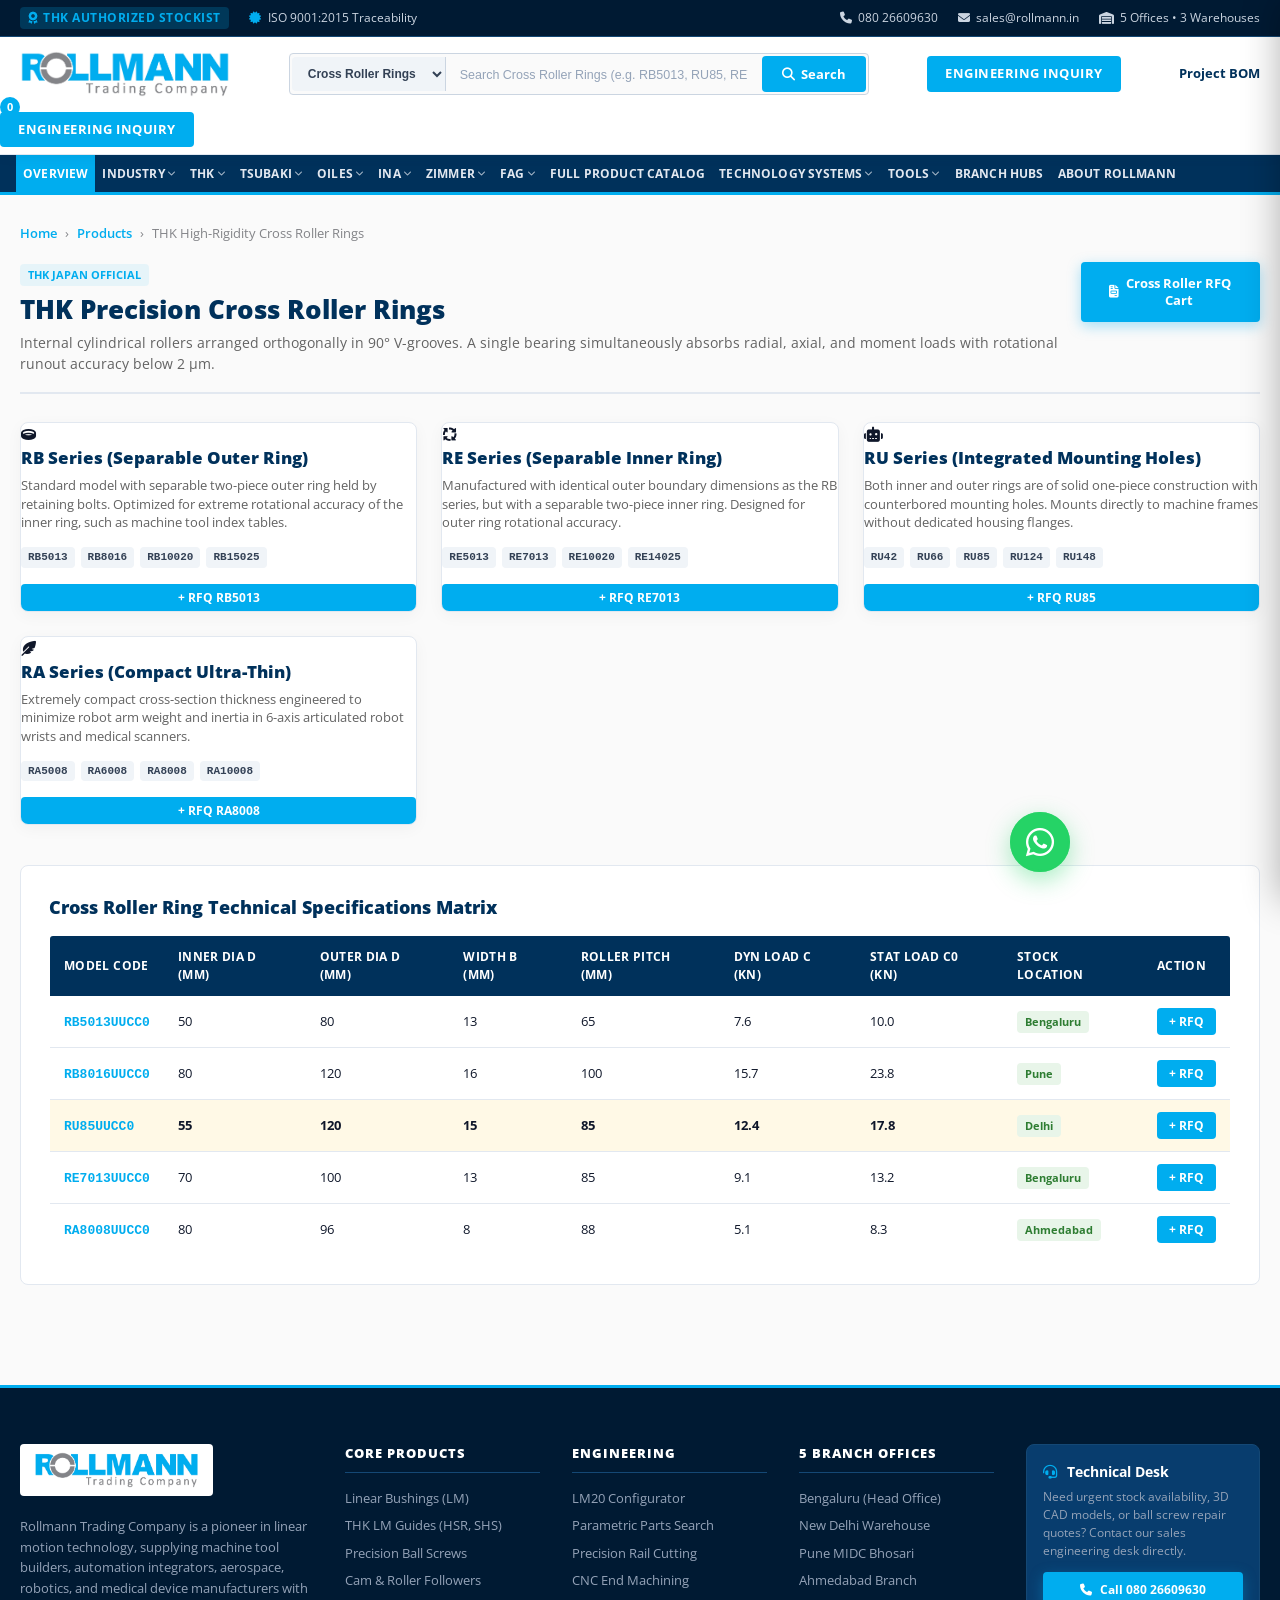
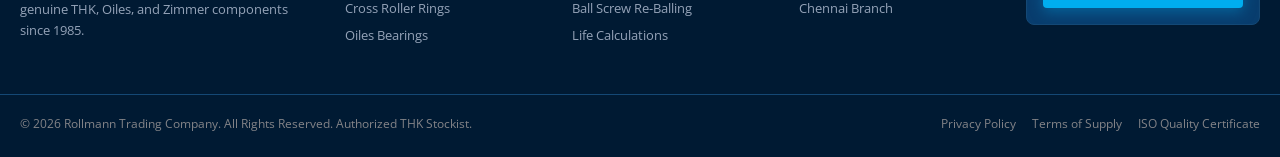
<file: cross-roller.html>
<!DOCTYPE html>
<html lang="en">
<head>
  <meta charset="UTF-8">
  <meta name="viewport" content="width=device-width, initial-scale=1.0">
  <title>THK Cross Roller Rings India | RB, RE, RU Precision Rotary Bearings | Rollmann</title>
  <meta name="description" content="Authorized THK Cross Roller Rings stockist in India. Ultra-high rigidity precision rotary bearings for robot joints, rotary tables, and optical mounts. Stocked across 5 warehouses.">
  <meta name="keywords" content="THK cross roller ring India, RB8016, RB5013, RU85, precision rotary bearing, robotic joint bearing India, THK stockist Bengaluru">
  <link rel="canonical" href="https://rollmann.in/cross-roller.html">
  <meta property="og:locale" content="en_IN">
  <meta property="og:type" content="product">
  <meta property="og:title" content="THK Cross Roller Rings India | Rollmann Trading Co.">
  <meta property="og:description" content="Ultra-high rigidity THK cross roller rings for precision rotary indexing tables and robotics.">
  <meta property="og:url" content="https://rollmann.in/cross-roller.html">
  <meta property="og:site_name" content="Rollmann Trading Company">
  <meta property="og:image" content="https://rollmann.in/images/rollmann_logo_white_bg.png">
  <meta name="twitter:card" content="summary_large_image">
  <meta name="twitter:title" content="THK Cross Roller Rings India | Rollmann">
  <meta name="twitter:description" content="Official stockist for genuine THK Japan crossed roller bearings.">
  <meta name="twitter:image" content="https://rollmann.in/images/rollmann_logo_white_bg.png">
  <link rel="preconnect" href="https://fonts.googleapis.com">
  <link rel="preconnect" href="https://fonts.gstatic.com" crossorigin>
  <link href="https://fonts.googleapis.com/css2?family=Open+Sans:ital,wght@0,400;0,600;0,700;0,800;0,900;1,400&display=swap" rel="stylesheet">
  <link rel="stylesheet" href="styles.css">
  <link rel="stylesheet" href="https://cdnjs.cloudflare.com/ajax/libs/font-awesome/6.4.0/css/all.min.css">
  <script type="application/ld+json">
  {
    "@context": "https://schema.org",
    "@graph": [
      {
        "@type": "Product",
        "@id": "https://rollmann.in/cross-roller.html#product",
        "name": "THK Cross Roller Rings (RB / RE / RU Series)",
        "image": "https://rollmann.in/images/rollmann_logo_white_bg.png",
        "description": "Compact rotary bearing capable of simultaneously receiving radial, axial, and moment loads with zero backlash.",
        "brand": {
          "@type": "Brand",
          "name": "THK"
        },
        "manufacturer": {
          "@type": "Organization",
          "name": "THK Co., Ltd. (Japan)"
        },
        "offers": {
          "@type": "Offer",
          "url": "https://rollmann.in/cross-roller.html",
          "priceCurrency": "INR",
          "availability": "https://schema.org/InStock",
          "seller": {
            "@type": "Organization",
            "name": "Rollmann Trading Company"
          },
          "areaServed": "IN"
        }
      },
      {
        "@type": "BreadcrumbList",
        "@id": "https://rollmann.in/cross-roller.html#breadcrumb",
        "itemListElement": [
          {
            "@type": "ListItem",
            "position": 1,
            "name": "Home",
            "item": "https://rollmann.in/"
          },
          {
            "@type": "ListItem",
            "position": 2,
            "name": "Cross Roller Rings",
            "item": "https://rollmann.in/cross-roller.html"
          }
        ]
      }
    ]
  }
  </script>
</head>
<body>

  <div class="top-bar">
    <div class="container top-bar-inner">
      <div class="top-bar-left">
        <span class="top-bar-badge"><i class="fa-solid fa-award"></i> THK AUTHORIZED STOCKIST</span>
        <span><i class="fa-solid fa-certificate" style="color:var(--rollmann-cyan); margin-right:4px;"></i> ISO 9001:2015 Traceability</span>
      </div>
      <div class="top-bar-right">
        <a href="tel:+918026609630" class="top-link"><i class="fa-solid fa-phone"></i> 080 26609630</a>
        <a href="mailto:sales@rollmann.in" class="top-link"><i class="fa-solid fa-envelope"></i> sales@rollmann.in</a>
        <a href="contact-us.html" class="top-link"><i class="fa-solid fa-warehouse"></i> 5 Offices &bull; 3 Warehouses</a>
      </div>
    </div>
  </div>

  <header class="main-header">
    <div class="container header-main-row">
            <a href="index.html" class="brand-logo">
        <img src="images/rollmann_logo_white_bg.png" alt="Rollmann Trading Company" class="brand-logo-img">
      </a>

      <div class="header-search-wrap">
        <div class="header-search-box">
          <select class="search-category-select">
            <option value="RB" selected>Cross Roller Rings</option>
            <option value="all">All Products</option>
            <option value="LM">Linear Bushings</option>
            <option value="HSR">LM Guides</option>
          </select>
          <input type="text" id="globalSearchInput" class="header-search-input" placeholder="Search Cross Roller Rings (e.g. RB5013, RU85, RE7013)..." autocomplete="off">
          <button type="button" class="header-search-btn" onclick="document.getElementById('globalSearchInput').focus()">
            <i class="fa-solid fa-magnifying-glass"></i> Search
          </button>
        </div>
        <div id="searchSuggestDropdown" class="search-suggest-dropdown"></div>
      </div>

            <div class="header-actions">
        <a href="contact-us.html" class="primary-rfq-btn">
          Engineering Inquiry
        </a>

        <button type="button" class="mobile-menu-toggle" aria-label="Toggle navigation">
          <i class="fa-solid fa-bars"></i>
        </button>
      </div>
            <div style="font-weight:700; font-size:13px; color:var(--navy-deep);">Project BOM</div>
          </div>
          <span class="rfq-count-badge" id="headerRfqBadge">0</span>
        </button>

        <a href="contact-us.html" class="primary-rfq-btn">
          Engineering Inquiry
        </a>

        <button type="button" class="mobile-menu-toggle" aria-label="Toggle navigation">
          <i class="fa-solid fa-bars"></i>
        </button>
      </div>
    </div>
  </header>

  <nav class="nav-bar">
    <div class="container nav-bar-inner">
      <ul class="nav-menu">
        <li class="nav-item"><a href="index.html" class="nav-link active">Overview</a></li>

        <li class="nav-item">
          <a href="products.html" class="nav-link">
            Industry <i class="fa-solid fa-chevron-down"></i>
          </a>
          <ul class="nav-dropdown">
            <li><a href="products.html?ind=automotive">Automotive &amp; EV<span class="nav-dropdown-sub">Chassis, robotic welding, battery cells</span></a></li>
            <li><a href="products.html?ind=machinetools">Machine Tools &amp; CNC<span class="nav-dropdown-sub">Milling, turning, grinding, EDM axes</span></a></li>
            <li><a href="products.html?ind=robotics">Robotics &amp; Automation<span class="nav-dropdown-sub">Articulated arms, pick-and-place, SCARA</span></a></li>
            <li><a href="products.html?ind=aerospace">Aerospace &amp; Defense<span class="nav-dropdown-sub">Flight actuators, radar positioning</span></a></li>
            <li><a href="products.html?ind=semiconductor">Semiconductor &amp; Cleanroom<span class="nav-dropdown-sub">Wafer handling, vacuum, stainless SRS</span></a></li>
            <li><a href="products.html?ind=medical">Medical &amp; Packaging<span class="nav-dropdown-sub">Diagnostic scanners, sterile bottling</span></a></li>
            <li><a href="products.html?ind=heavy">Heavy Engineering<span class="nav-dropdown-sub">Steel mills, continuous casting, conveyors</span></a></li>
          </ul>
        </li>

        <li class="nav-item">
          <a href="lm-guide.html" class="nav-link">
            THK <i class="fa-solid fa-chevron-down"></i>
          </a>
          <ul class="nav-dropdown">
            <li><a href="lm-guide.html">LM Guides &amp; Rails<span class="nav-dropdown-sub">SHS, HSR, SSR, SRS Caged Ball Series</span></a></li>
            <li><a href="linear-bush.html">Linear Bushings<span class="nav-dropdown-sub">LM, LM-L, LM-AJ, LM-OP, Flanged LMF/LMK</span></a></li>
            <li><a href="ball-screws.html">Precision Ball Screws<span class="nav-dropdown-sub">Ground JIS C3/C5 BNK/BIF &amp; Rolled BTK/MTF</span></a></li>
            <li><a href="cam-followers.html">Cam &amp; Roller Followers<span class="nav-dropdown-sub">CF, CFH High-Rigidity, CF-AB Eccentric</span></a></li>
            <li><a href="cross-roller.html">Cross Roller Rings<span class="nav-dropdown-sub">RB, RE, RU Integrated High-Rigidity Rings</span></a></li>
            <li><a href="products.html?brand=THK">Linear Actuators &amp; Stages<span class="nav-dropdown-sub">KR, SKR Compact Caged Ball Modules</span></a></li>
            <li><a href="products.html?brand=THK">Ball Splines &amp; Rotary Bushings<span class="nav-dropdown-sub">LBS, LBST High-Torque Zero-Backlash</span></a></li>
          </ul>
        </li>

        <li class="nav-item">
          <a href="products.html?brand=Tsubaki" class="nav-link">
            Tsubaki <i class="fa-solid fa-chevron-down"></i>
          </a>
          <ul class="nav-dropdown">
            <li><a href="products.html?brand=Tsubaki">Drive &amp; Roller Chains<span class="nav-dropdown-sub">ANSI/BS Standard &amp; Lambda Lube-Free</span></a></li>
            <li><a href="products.html?brand=Tsubaki">Cable Carriers &amp; Cableveyors<span class="nav-dropdown-sub">Plastic &amp; Steel Cable Protection Tracks</span></a></li>
            <li><a href="products.html?brand=Tsubaki">Power Cylinders &amp; Actuators<span class="nav-dropdown-sub">Linipower &amp; Multi-Cylinder Screw Jacks</span></a></li>
            <li><a href="products.html?brand=Tsubaki">Sprockets &amp; Shaft Couplings<span class="nav-dropdown-sub">Precision Roller Chain &amp; Beam Couplings</span></a></li>
            <li><a href="products.html?brand=Tsubaki">Cam Clutches &amp; Overload Protectors<span class="nav-dropdown-sub">One-Way Overrunning &amp; Shock Relievers</span></a></li>
          </ul>
        </li>

        <li class="nav-item">
          <a href="products.html?brand=Oiles" class="nav-link">
            Oiles <i class="fa-solid fa-chevron-down"></i>
          </a>
          <ul class="nav-dropdown">
            <li><a href="products.html?brand=Oiles">Oiles 500SP Bronze Bearings<span class="nav-dropdown-sub">Solid Bronze with Graphite Lubricant Plugs</span></a></li>
            <li><a href="products.html?brand=Oiles">Oiles Drymet LF / LFB Bushings<span class="nav-dropdown-sub">PTFE Layered Self-Lubricating Composite</span></a></li>
            <li><a href="products.html?brand=Oiles">Oiles Fiberflon Bearings<span class="nav-dropdown-sub">Filament Wound High-Load Bushings</span></a></li>
            <li><a href="products.html?brand=Oiles">Oiles Glitron &amp; Cermet<span class="nav-dropdown-sub">High Wear Resistance Solid Plain Bearings</span></a></li>
            <li><a href="products.html?brand=Oiles">Die &amp; Mold Components<span class="nav-dropdown-sub">Guide Post Sets &amp; Wear Slide Plates</span></a></li>
          </ul>
        </li>

        <li class="nav-item">
          <a href="products.html?brand=INA" class="nav-link">
            INA <i class="fa-solid fa-chevron-down"></i>
          </a>
          <ul class="nav-dropdown">
            <li><a href="products.html?brand=INA">Needle Roller Bearings<span class="nav-dropdown-sub">Drawn Cup HK/BK &amp; Machined Ring NK/RNA</span></a></li>
            <li><a href="products.html?brand=INA">Monorail Guidance Systems<span class="nav-dropdown-sub">KUVE, KUSE &amp; Roller Guideways RUE</span></a></li>
            <li><a href="products.html?brand=INA">Track Rollers &amp; Cam Followers<span class="nav-dropdown-sub">Stud Type KR/NUKR &amp; Yoke Type NUTR</span></a></li>
            <li><a href="products.html?brand=INA">Linear Bushings &amp; Shafts<span class="nav-dropdown-sub">KB, KBS, KBO Precision Ball Bushings</span></a></li>
            <li><a href="products.html?brand=INA">Plain Spherical Bushings<span class="nav-dropdown-sub">ELGOGLIDE Maintenance-Free Technology</span></a></li>
          </ul>
        </li>

        <li class="nav-item">
          <a href="products.html?brand=Zimmer" class="nav-link">
            Zimmer <i class="fa-solid fa-chevron-down"></i>
          </a>
          <ul class="nav-dropdown">
            <li><a href="products.html?brand=Zimmer">Pneumatic Rail Clamps &amp; Brakes<span class="nav-dropdown-sub">MBPS, UBPS, LBHS Safety Holding Elements</span></a></li>
            <li><a href="products.html?brand=Zimmer">Manual Clamping Elements<span class="nav-dropdown-sub">HK, MK Series with Fast Locking Lever</span></a></li>
            <li><a href="products.html?brand=Zimmer">Hydraulic Guide Rail Clamps<span class="nav-dropdown-sub">KBHS, LBHS High-Capacity Clamping</span></a></li>
            <li><a href="products.html?brand=Zimmer">Industrial Shock Absorbers<span class="nav-dropdown-sub">Powerstop Precision Kinetic Dampers</span></a></li>
            <li><a href="products.html?brand=Zimmer">Robotics Grippers &amp; EOAT<span class="nav-dropdown-sub">2-Jaw Pneumatic &amp; Electric Grippers</span></a></li>
          </ul>
        </li>

        <li class="nav-item">
          <a href="products.html?brand=FAG" class="nav-link">
            FAG <i class="fa-solid fa-chevron-down"></i>
          </a>
          <ul class="nav-dropdown">
            <li><a href="products.html?brand=FAG">Deep Groove Ball Bearings<span class="nav-dropdown-sub">Generation C 6000, 6200, 6300 Series</span></a></li>
            <li><a href="products.html?brand=FAG">Precision Spindle Bearings<span class="nav-dropdown-sub">B7000 High-Speed Ceramic Hybrid Sets</span></a></li>
            <li><a href="products.html?brand=FAG">Cylindrical Roller Bearings<span class="nav-dropdown-sub">NU, NJ, NUP Heavy Radial Load E-XL</span></a></li>
            <li><a href="products.html?brand=FAG">Spherical Roller Bearings<span class="nav-dropdown-sub">22200, 22300 Severe Vibrating Screen Series</span></a></li>
            <li><a href="products.html?brand=FAG">Angular Contact Bearings<span class="nav-dropdown-sub">Single Row 7200/7300 &amp; Double Row 3200</span></a></li>
            <li><a href="products.html?brand=FAG">Pillow Block &amp; Flange Units<span class="nav-dropdown-sub">Black Series Cast Iron Mounted Housings</span></a></li>
          </ul>
        </li>

        <li class="nav-item"><a href="products.html" class="nav-link">Full Product Catalog</a></li>

        <li class="nav-item">
          <a href="products.html" class="nav-link">
            Technology Systems <i class="fa-solid fa-chevron-down"></i>
          </a>
          <div class="mega-dropdown">
            <div class="mega-grid">
              <div>
                <div class="mega-col-title">Linear Motion Systems</div>
                <ul class="mega-list">
                  <li><a href="linear-bush.html">Linear Bushings (LM) <span class="mega-badge">Configurator</span></a></li>
                  <li><a href="lm-guide.html">LM Guides &amp; Rails (HSR, SHS) <span class="mega-badge">Heavy Load</span></a></li>
                  <li><a href="ball-screws.html">Precision Ball Screws (BNK, BIF) <span class="mega-badge">JIS C3/C5</span></a></li>
                  <li><a href="cam-followers.html">Cam Followers &amp; Track Rollers <span class="mega-badge">Needle Roller</span></a></li>
                  <li><a href="cross-roller.html">Cross Roller Rings (RB, RE, RU) <span class="mega-badge">Rigidity</span></a></li>
                </ul>
              </div>
              <div>
                <div class="mega-col-title">Engineered Bearings</div>
                <ul class="mega-list">
                  <li><a href="products.html?brand=Oiles">Oiles 500SP Solid Bronze <span class="mega-badge">Self-Lube</span></a></li>
                  <li><a href="products.html?brand=Oiles">Oiles Drymet Bushings (LFB) <span class="mega-badge">Low Friction</span></a></li>
                  <li><a href="products.html?brand=Zimmer">Zimmer Pneumatic Clamps <span class="mega-badge">Brakes</span></a></li>
                  <li><a href="products.html?brand=THK">Ball Splines &amp; Rotary Bushings <span class="mega-badge">Torque</span></a></li>
                  <li><a href="products.html?brand=Tsubaki">Cable Carriers &amp; Chains <span class="mega-badge">Power</span></a></li>
                </ul>
              </div>
              <div>
                <div class="mega-col-title">Machining &amp; Workshop</div>
                <ul class="mega-list">
                  <li><a href="services.html">Precision LM Rail Cutting <span class="mega-badge">&plusmn;0.5mm</span></a></li>
                  <li><a href="services.html">CNC Ball Screw End Machining <span class="mega-badge">BK/BF</span></a></li>
                  <li><a href="services.html">Ball Screw Re-Balling &amp; Repair <span class="mega-badge">Zero Play</span></a></li>
                  <li><a href="linear-bush.html#calc">Kinematic Fatigue Calculator <span class="mega-badge">L10 Engine</span></a></li>
                  <li><a href="contact-us.html">On-Site Retrofitting <span class="mega-badge">Pan-India</span></a></li>
                </ul>
              </div>
            </div>
          </div>
        </li>

        <li class="nav-item">
          <a href="linear-bush.html" class="nav-link">
            Tools <i class="fa-solid fa-chevron-down"></i>
          </a>
          <ul class="nav-dropdown dropdown-right">
            <li><a href="linear-bush.html">LM20 Configurator<span class="nav-dropdown-sub">Interactive 3D/2D CAD Bushing Model</span></a></li>
            <li><a href="linear-bush.html#tolerance">Engineering Telemetry<span class="nav-dropdown-sub">ISO 286 Shaft &amp; Housing Fit Visualizer</span></a></li>
            <li><a href="linear-bush.html#calc">Interactive Kinematic Life &amp; Fatigue Calculator<span class="nav-dropdown-sub">THK L10 Travel Life &amp; L10h Operating Hours</span></a></li>
          </ul>
        </li>

        <li class="nav-item"><a href="contact-us.html" class="nav-link">Branch Hubs</a></li>
        <li class="nav-item"><a href="about-us.html" class="nav-link">About Rollmann</a></li>
      </ul>

      <div class="nav-ticker">
        <i class="fa-solid fa-award"></i> Authorized THK Co., Ltd. (Tokyo, Japan) Central Hub
      </div>
    </div>
  </nav>

  <main class="product-detail-container">
    <div class="container">
      
      <div class="breadcrumb">
        <a href="index.html">Home</a>
        <span>&rsaquo;</span>
        <a href="products.html">Products</a>
        <span>&rsaquo;</span>
        <span>THK High-Rigidity Cross Roller Rings</span>
      </div>

      <div class="product-header-block">
        <div>
          <span class="badge-blue">THK JAPAN OFFICIAL</span>
          <h1 class="product-heading-title" style="margin-top:4px;">THK Precision Cross Roller Rings</h1>
          <p class="product-heading-sub">
            Internal cylindrical rollers arranged orthogonally in 90&deg; V-grooves. A single bearing simultaneously absorbs radial, axial, and moment loads with rotational runout accuracy below 2 &mu;m.
          </p>
        </div>
        <div>
          <button type="button" class="btn-primary open-rfq-drawer" style="font-size:12.5px;">
            <i class="fa-solid fa-file-invoice"></i> Cross Roller RFQ Cart
          </button>
        </div>
      </div>

      <div class="categories-b2b-grid" style="margin-bottom:40px;">
        <div class="b2b-cat-card">
          <div class="cat-icon-wrap"><i class="fa-solid fa-ring"></i></div>
          <h3 class="cat-title">RB Series (Separable Outer Ring)</h3>
          <p class="cat-desc">Standard model with separable two-piece outer ring held by retaining bolts. Optimized for extreme rotational accuracy of the inner ring, such as machine tool index tables.</p>
          <div class="cat-models-list">
            <span class="cat-model-pill">RB5013</span>
            <span class="cat-model-pill">RB8016</span>
            <span class="cat-model-pill">RB10020</span>
            <span class="cat-model-pill">RB15025</span>
          </div>
          <button type="button" class="btn-table-rfq" style="margin-top:auto;" onclick="rollmannApp.addToRfq('RB5013', 1); rollmannApp.openRfqDrawer();">
            + RFQ RB5013
          </button>
        </div>

        <div class="b2b-cat-card">
          <div class="cat-icon-wrap"><i class="fa-solid fa-arrows-spin"></i></div>
          <h3 class="cat-title">RE Series (Separable Inner Ring)</h3>
          <p class="cat-desc">Manufactured with identical outer boundary dimensions as the RB series, but with a separable two-piece inner ring. Designed for outer ring rotational accuracy.</p>
          <div class="cat-models-list">
            <span class="cat-model-pill">RE5013</span>
            <span class="cat-model-pill">RE7013</span>
            <span class="cat-model-pill">RE10020</span>
            <span class="cat-model-pill">RE14025</span>
          </div>
          <button type="button" class="btn-table-rfq" style="margin-top:auto;" onclick="rollmannApp.addToRfq('RE7013', 1); rollmannApp.openRfqDrawer();">
            + RFQ RE7013
          </button>
        </div>

        <div class="b2b-cat-card">
          <div class="cat-icon-wrap"><i class="fa-solid fa-robot"></i></div>
          <h3 class="cat-title">RU Series (Integrated Mounting Holes)</h3>
          <p class="cat-desc">Both inner and outer rings are of solid one-piece construction with counterbored mounting holes. Mounts directly to machine frames without dedicated housing flanges.</p>
          <div class="cat-models-list">
            <span class="cat-model-pill">RU42</span>
            <span class="cat-model-pill">RU66</span>
            <span class="cat-model-pill">RU85</span>
            <span class="cat-model-pill">RU124</span>
            <span class="cat-model-pill">RU148</span>
          </div>
          <button type="button" class="btn-table-rfq" style="margin-top:auto;" onclick="rollmannApp.addToRfq('RU85', 1); rollmannApp.openRfqDrawer();">
            + RFQ RU85
          </button>
        </div>

        <div class="b2b-cat-card">
          <div class="cat-icon-wrap"><i class="fa-solid fa-feather-pointed"></i></div>
          <h3 class="cat-title">RA Series (Compact Ultra-Thin)</h3>
          <p class="cat-desc">Extremely compact cross-section thickness engineered to minimize robot arm weight and inertia in 6-axis articulated robot wrists and medical scanners.</p>
          <div class="cat-models-list">
            <span class="cat-model-pill">RA5008</span>
            <span class="cat-model-pill">RA6008</span>
            <span class="cat-model-pill">RA8008</span>
            <span class="cat-model-pill">RA10008</span>
          </div>
          <button type="button" class="btn-table-rfq" style="margin-top:auto;" onclick="rollmannApp.addToRfq('RA8008', 1); rollmannApp.openRfqDrawer();">
            + RFQ RA8008
          </button>
        </div>
      </div>

      <div style="background:var(--white); border:1px solid var(--gray-200); border-radius:var(--radius-md); padding:28px; margin-bottom:40px;">
        <h3 style="font-size:18px; font-weight:800; color:var(--navy-deep); margin-bottom:14px;">Cross Roller Ring Technical Specifications Matrix</h3>
        <div style="overflow-x:auto;">
          <table class="spec-matrix-table">
            <thead>
              <tr>
                <th>Model Code</th>
                <th>Inner Dia d (mm)</th>
                <th>Outer Dia D (mm)</th>
                <th>Width B (mm)</th>
                <th>Roller Pitch (mm)</th>
                <th>Dyn Load C (kN)</th>
                <th>Stat Load C0 (kN)</th>
                <th>Stock Location</th>
                <th>Action</th>
              </tr>
            </thead>
            <tbody>
              <tr>
                <td><strong class="part-cell-code">RB5013UUCC0</strong></td>
                <td>50</td><td>80</td><td>13</td><td>65</td><td>7.6</td><td>10.0</td>
                <td><span class="stock-tag-instock">Bengaluru</span></td>
                <td><button type="button" class="btn-table-rfq" onclick="rollmannApp.addToRfq('RB5013', 1); rollmannApp.openRfqDrawer();">+ RFQ</button></td>
              </tr>
              <tr>
                <td><strong class="part-cell-code">RB8016UUCC0</strong></td>
                <td>80</td><td>120</td><td>16</td><td>100</td><td>15.7</td><td>23.8</td>
                <td><span class="stock-tag-instock">Pune</span></td>
                <td><button type="button" class="btn-table-rfq" onclick="rollmannApp.addToRfq('RB8016', 1); rollmannApp.openRfqDrawer();">+ RFQ</button></td>
              </tr>
              <tr style="background:#FFF9E6; font-weight:700;">
                <td><strong class="part-cell-code" style="color:var(--orange-bright);">RU85UUCC0</strong></td>
                <td>55</td><td>120</td><td>15</td><td>85</td><td>12.4</td><td>17.8</td>
                <td><span class="stock-tag-instock">Delhi</span></td>
                <td><button type="button" class="btn-table-rfq" style="background:var(--orange-bright);" onclick="rollmannApp.addToRfq('RU85', 1); rollmannApp.openRfqDrawer();">+ RFQ</button></td>
              </tr>
              <tr>
                <td><strong class="part-cell-code">RE7013UUCC0</strong></td>
                <td>70</td><td>100</td><td>13</td><td>85</td><td>9.1</td><td>13.2</td>
                <td><span class="stock-tag-instock">Bengaluru</span></td>
                <td><button type="button" class="btn-table-rfq" onclick="rollmannApp.addToRfq('RE7013', 1); rollmannApp.openRfqDrawer();">+ RFQ</button></td>
              </tr>
              <tr>
                <td><strong class="part-cell-code">RA8008UUCC0</strong></td>
                <td>80</td><td>96</td><td>8</td><td>88</td><td>5.1</td><td>8.3</td>
                <td><span class="stock-tag-instock">Ahmedabad</span></td>
                <td><button type="button" class="btn-table-rfq" onclick="rollmannApp.addToRfq('RA8008', 1); rollmannApp.openRfqDrawer();">+ RFQ</button></td>
              </tr>
            </tbody>
          </table>
        </div>
      </div>

    </div>
  </main>

  <footer class="site-footer">
    <div class="container footer-top-grid">
            <div>
        <div class="footer-logo-badge">
          <img src="images/rollmann_logo_white_bg.png" alt="Rollmann Trading Company" style="height:36px; width:auto; display:block;">
        </div>
        <p class="footer-brand-desc">
          Rollmann Trading Company is a pioneer in linear motion technology, supplying machine tool builders, automation integrators, aerospace, robotics, and medical device manufacturers with genuine THK, Oiles, and Zimmer components since 1985.
        </p>
      </div>

      <div>
        <h4 class="footer-col-head">Core Products</h4>
        <ul class="footer-links-list">
          <li><a href="linear-bush.html">Linear Bushings (LM)</a></li>
          <li><a href="lm-guide.html">THK LM Guides (HSR, SHS)</a></li>
          <li><a href="ball-screws.html">Precision Ball Screws</a></li>
          <li><a href="cam-followers.html">Cam &amp; Roller Followers</a></li>
          <li><a href="cross-roller.html">Cross Roller Rings</a></li>
          <li><a href="products.html?brand=Oiles">Oiles Bearings</a></li>
        </ul>
      </div>

      <div>
        <h4 class="footer-col-head">Engineering</h4>
        <ul class="footer-links-list">
          <li><a href="linear-bush.html">LM20 Configurator</a></li>
          <li><a href="products.html">Parametric Parts Search</a></li>
          <li><a href="services.html">Precision Rail Cutting</a></li>
          <li><a href="services.html">CNC End Machining</a></li>
          <li><a href="services.html">Ball Screw Re-Balling</a></li>
          <li><a href="services.html">Life Calculations</a></li>
        </ul>
      </div>

      <div>
        <h4 class="footer-col-head">5 Branch Offices</h4>
        <ul class="footer-links-list">
          <li><a href="contact-us.html">Bengaluru (Head Office)</a></li>
          <li><a href="contact-us.html">New Delhi Warehouse</a></li>
          <li><a href="contact-us.html">Pune MIDC Bhosari</a></li>
          <li><a href="contact-us.html">Ahmedabad Branch</a></li>
          <li><a href="contact-us.html">Chennai Branch</a></li>
        </ul>
      </div>

      <div>
        <div class="footer-rfq-box">
          <h4><i class="fa-solid fa-headset" style="color:var(--orange-bright); margin-right:6px;"></i> Technical Desk</h4>
          <p>Need urgent stock availability, 3D CAD models, or ball screw repair quotes? Contact our sales engineering desk directly.</p>
          <a href="tel:+918026609630" class="btn-primary" style="width:100%; justify-content:center; padding:9px; font-size:12px;">
            <i class="fa-solid fa-phone"></i> Call 080 26609630
          </a>
        </div>
      </div>
    </div>

    <div class="container footer-bottom-bar">
      <div>&copy; 2026 Rollmann Trading Company. All Rights Reserved. Authorized THK Stockist.</div>
      <div style="display:flex; gap:16px;">
        <a href="about-us.html">Privacy Policy</a>
        <a href="about-us.html">Terms of Supply</a>
        <a href="contact-us.html">ISO Quality Certificate</a>
      </div>
    </div>
  </footer>

  <script src="whatsapp-config.js"></script>
  <script src="whatsapp-router.js"></script>
  <script src="app.js"></script>
</body>
</html>
</file>
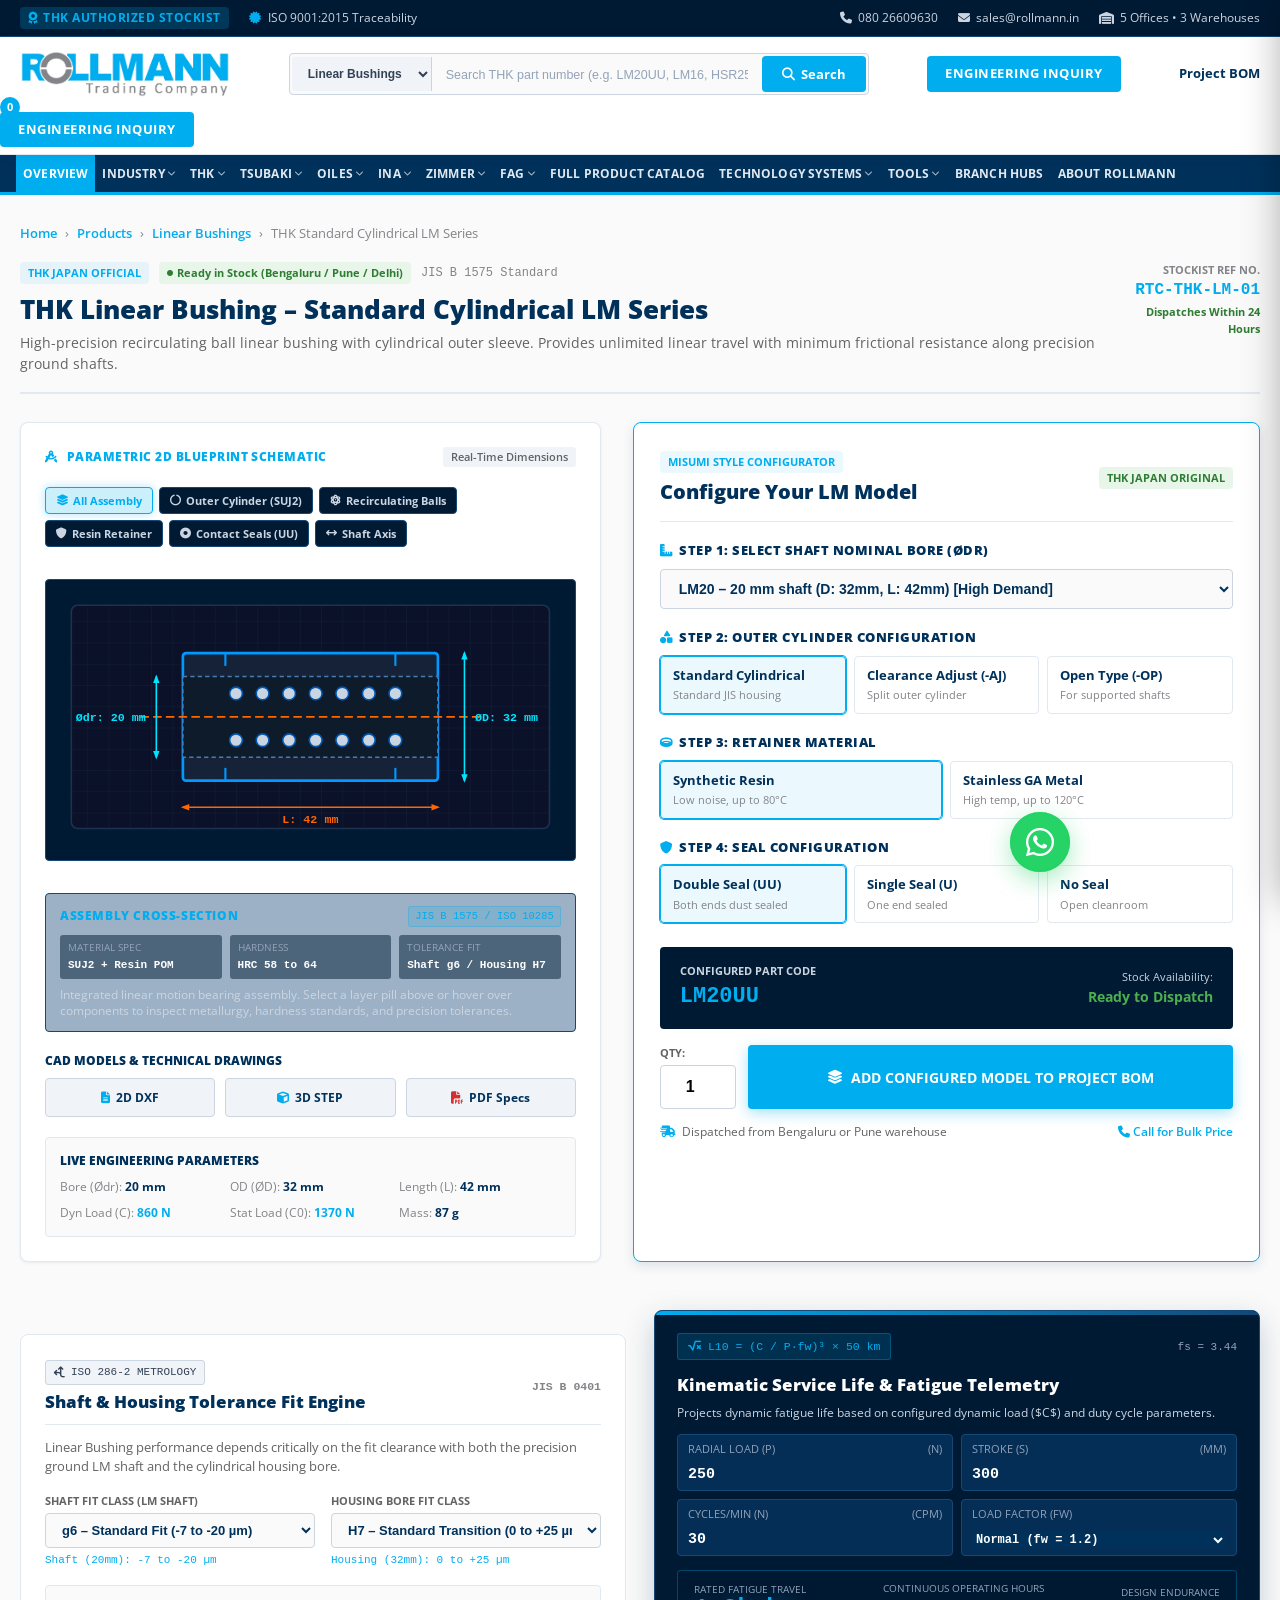
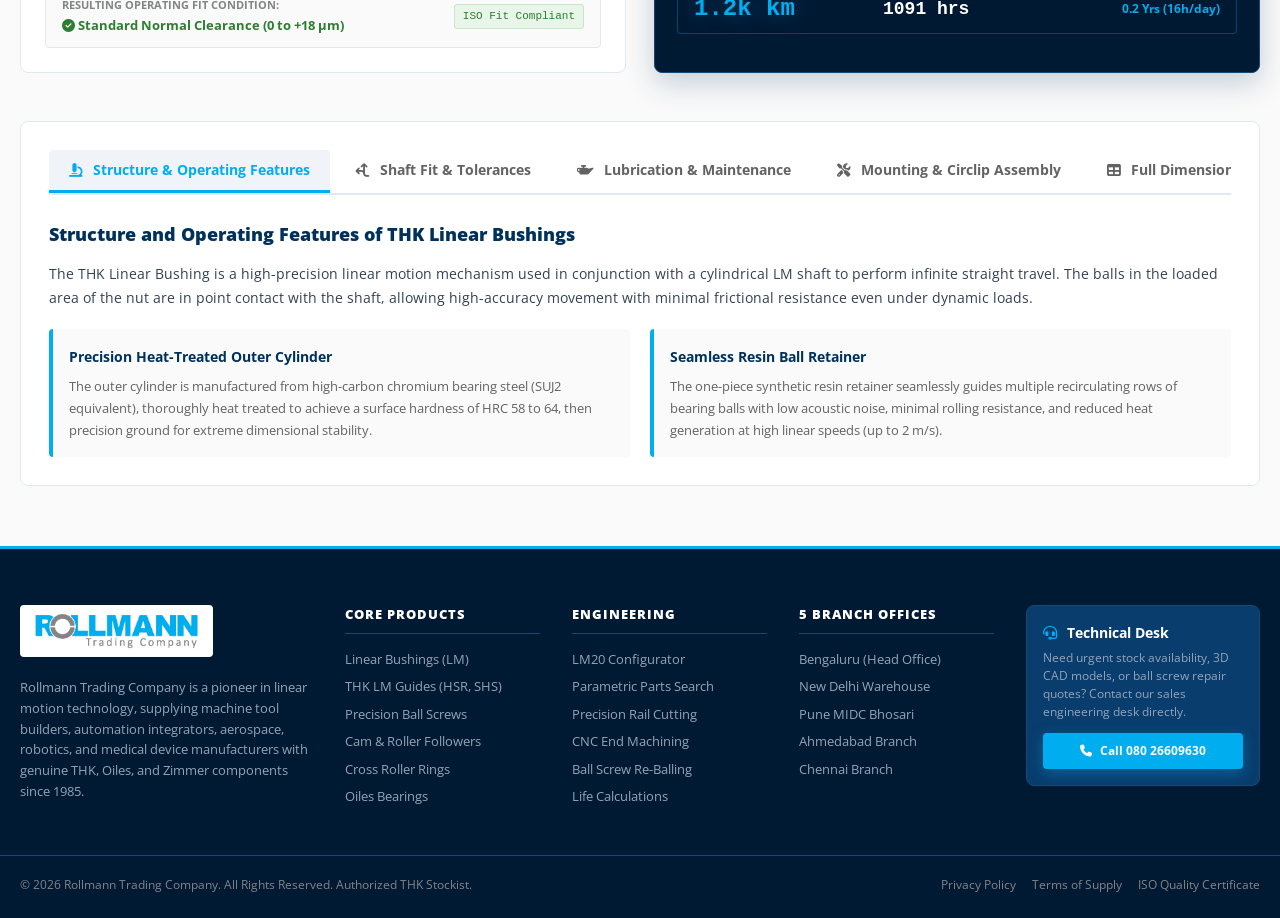
<file: linear-bush.html>
<!DOCTYPE html>
<html lang="en">
<head>
  <meta charset="UTF-8">
  <meta name="viewport" content="width=device-width, initial-scale=1.0">
  <title>THK LM20UU Linear Bushing India | 2D/3D CAD, ISO 286 Fit &amp; Life Calculator | Rollmann</title>
  <meta name="description" content="Configure authentic THK LM20UU, LM12, LM16, LM25, LM30 linear bushings. Interactive 2D blueprint, ISO 286 shaft tolerance visualizer, kinematic fatigue life calculator, 3D STEP models, and nationwide stock from Rollmann India.">
  <meta name="keywords" content="THK LM20UU India, THK linear bushing, LM20UU price, LM12UU, LM16UU, LM25UU, linear bush shaft tolerance, ISO 286 g6, THK authorized stockist Bengaluru, linear bearing India">
  <link rel="canonical" href="https://rollmann.in/linear-bush.html">
  <meta property="og:locale" content="en_IN">
  <meta property="og:type" content="product">
  <meta property="og:title" content="THK LM20UU Linear Bushing | CAD &amp; Tolerance Configurator | Rollmann India">
  <meta property="og:description" content="Interactive parametric configurator for THK Japan LM20UU linear bushings. Immediate stock across 5 warehouses.">
  <meta property="og:url" content="https://rollmann.in/linear-bush.html">
  <meta property="og:site_name" content="Rollmann Trading Company">
  <meta property="og:image" content="https://rollmann.in/images/rollmann_logo_white_bg.png">
  <meta name="twitter:card" content="summary_large_image">
  <meta name="twitter:title" content="THK LM20UU Linear Bushing Configurator | Rollmann">
  <meta name="twitter:description" content="Configure THK Linear Bushings with live 2D cutaway blueprints, ISO 286 tolerance fitting, and kinematic life estimates.">
  <meta name="twitter:image" content="https://rollmann.in/images/rollmann_logo_white_bg.png">
  <link rel="preconnect" href="https://fonts.googleapis.com">
  <link rel="preconnect" href="https://fonts.gstatic.com" crossorigin>
  <link href="https://fonts.googleapis.com/css2?family=Open+Sans:ital,wght@0,400;0,600;0,700;0,800;0,900;1,400&display=swap" rel="stylesheet">
  <link rel="stylesheet" href="styles.css">
  <link rel="stylesheet" href="https://cdnjs.cloudflare.com/ajax/libs/font-awesome/6.4.0/css/all.min.css">
  <script type="application/ld+json">
  {
    "@context": "https://schema.org",
    "@graph": [
      {
        "@type": "Product",
        "@id": "https://rollmann.in/linear-bush.html#product",
        "name": "THK Linear Bushing LM Series (LM20UU)",
        "image": "https://rollmann.in/images/rollmann_logo_white_bg.png",
        "description": "High-precision recirculating ball linear bushing with cylindrical outer cylinder and synthetic resin retainer. Provides infinite linear travel with minimal friction along precision ground shafts.",
        "brand": {
          "@type": "Brand",
          "name": "THK"
        },
        "manufacturer": {
          "@type": "Organization",
          "name": "THK Co., Ltd. (Japan)"
        },
        "sku": "RTC-THK-LM20UU",
        "mpn": "LM20UU",
        "category": "Industrial Bearings > Linear Bushings",
        "offers": {
          "@type": "Offer",
          "url": "https://rollmann.in/linear-bush.html",
          "priceCurrency": "INR",
          "availability": "https://schema.org/InStock",
          "itemCondition": "https://schema.org/NewCondition",
          "seller": {
            "@type": "Organization",
            "name": "Rollmann Trading Company"
          },
          "areaServed": "IN"
        }
      },
      {
        "@type": "BreadcrumbList",
        "@id": "https://rollmann.in/linear-bush.html#breadcrumb",
        "itemListElement": [
          {
            "@type": "ListItem",
            "position": 1,
            "name": "Home",
            "item": "https://rollmann.in/"
          },
          {
            "@type": "ListItem",
            "position": 2,
            "name": "Products",
            "item": "https://rollmann.in/products.html"
          },
          {
            "@type": "ListItem",
            "position": 3,
            "name": "Linear Bushings",
            "item": "https://rollmann.in/linear-bush.html"
          }
        ]
      },
      {
        "@type": "FAQPage",
        "@id": "https://rollmann.in/linear-bush.html#faq",
        "mainEntity": [
          {
            "@type": "Question",
            "name": "What shaft tolerance class is recommended for THK LM20UU linear bushings?",
            "acceptedAnswer": {
              "@type": "Answer",
              "text": "For standard normal clearance (0 to +18 µm radial play), THK recommends an ISO 286 g6 shaft tolerance. For zero-backlash or precision minimal-play applications, an h6 shaft tolerance is recommended. For loose clearance, use f6. The recommended housing bore tolerance is H7."
            }
          },
          {
            "@type": "Question",
            "name": "What shaft surface hardness and roughness is required for THK linear bushings?",
            "acceptedAnswer": {
              "@type": "Answer",
              "text": "Because bearing balls roll directly on the shaft, the shaft surface must be induction hardened to HRC 58 to 64 with a hardened depth of at least 1.5mm to 2.5mm, and centerless ground to a surface roughness of Ra 0.2 µm or finer."
            }
          },
          {
            "@type": "Question",
            "name": "How is the nominal service life (L10) of a THK linear bushing calculated?",
            "acceptedAnswer": {
              "@type": "Answer",
              "text": "The nominal fatigue life equation is L10 = (C / (P * fw))^3 * 50 km, where C is basic dynamic load rating (860N for LM20UU), P is equivalent radial load, and fw is the load factor (1.0 for smooth, 1.2 for normal, 1.5 for vibration)."
            }
          }
        ]
      }
    ]
  }
  </script>
</head>
<body>

  <div class="top-bar">
    <div class="container top-bar-inner">
      <div class="top-bar-left">
        <span class="top-bar-badge"><i class="fa-solid fa-award"></i> THK AUTHORIZED STOCKIST</span>
        <span><i class="fa-solid fa-certificate" style="color:var(--rollmann-cyan); margin-right:4px;"></i> ISO 9001:2015 Traceability</span>
      </div>
      <div class="top-bar-right">
        <a href="tel:+918026609630" class="top-link"><i class="fa-solid fa-phone"></i> 080 26609630</a>
        <a href="mailto:sales@rollmann.in" class="top-link"><i class="fa-solid fa-envelope"></i> sales@rollmann.in</a>
        <a href="contact-us.html" class="top-link"><i class="fa-solid fa-warehouse"></i> 5 Offices &bull; 3 Warehouses</a>
      </div>
    </div>
  </div>

  <header class="main-header">
    <div class="container header-main-row">
            <a href="index.html" class="brand-logo">
        <img src="images/rollmann_logo_white_bg.png" alt="Rollmann Trading Company" class="brand-logo-img">
      </a>

      <div class="header-search-wrap">
        <div class="header-search-box">
          <select class="search-category-select">
            <option value="all">All Products</option>
            <option value="LM" selected>Linear Bushings</option>
            <option value="HSR">LM Guides</option>
            <option value="Ball">Ball Screws</option>
          </select>
          <input type="text" id="globalSearchInput" class="header-search-input" placeholder="Search THK part number (e.g. LM20UU, LM16, HSR25)..." autocomplete="off">
          <button type="button" class="header-search-btn" onclick="document.getElementById('globalSearchInput').focus()">
            <i class="fa-solid fa-magnifying-glass"></i> Search
          </button>
        </div>
        <div id="searchSuggestDropdown" class="search-suggest-dropdown"></div>
      </div>

            <div class="header-actions">
        <a href="contact-us.html" class="primary-rfq-btn">
          Engineering Inquiry
        </a>

        <button type="button" class="mobile-menu-toggle" aria-label="Toggle navigation">
          <i class="fa-solid fa-bars"></i>
        </button>
      </div>
            <div style="font-weight:700; font-size:13px; color:var(--navy-deep);">Project BOM</div>
          </div>
          <span class="rfq-count-badge" id="headerRfqBadge">0</span>
        </button>

        <a href="contact-us.html" class="primary-rfq-btn">
          Engineering Inquiry
        </a>

        <button type="button" class="mobile-menu-toggle" aria-label="Toggle navigation">
          <i class="fa-solid fa-bars"></i>
        </button>
      </div>
    </div>
  </header>

  <nav class="nav-bar">
    <div class="container nav-bar-inner">
      <ul class="nav-menu">
        <li class="nav-item"><a href="index.html" class="nav-link active">Overview</a></li>

        <li class="nav-item">
          <a href="products.html" class="nav-link">
            Industry <i class="fa-solid fa-chevron-down"></i>
          </a>
          <ul class="nav-dropdown">
            <li><a href="products.html?ind=automotive">Automotive &amp; EV<span class="nav-dropdown-sub">Chassis, robotic welding, battery cells</span></a></li>
            <li><a href="products.html?ind=machinetools">Machine Tools &amp; CNC<span class="nav-dropdown-sub">Milling, turning, grinding, EDM axes</span></a></li>
            <li><a href="products.html?ind=robotics">Robotics &amp; Automation<span class="nav-dropdown-sub">Articulated arms, pick-and-place, SCARA</span></a></li>
            <li><a href="products.html?ind=aerospace">Aerospace &amp; Defense<span class="nav-dropdown-sub">Flight actuators, radar positioning</span></a></li>
            <li><a href="products.html?ind=semiconductor">Semiconductor &amp; Cleanroom<span class="nav-dropdown-sub">Wafer handling, vacuum, stainless SRS</span></a></li>
            <li><a href="products.html?ind=medical">Medical &amp; Packaging<span class="nav-dropdown-sub">Diagnostic scanners, sterile bottling</span></a></li>
            <li><a href="products.html?ind=heavy">Heavy Engineering<span class="nav-dropdown-sub">Steel mills, continuous casting, conveyors</span></a></li>
          </ul>
        </li>

        <li class="nav-item">
          <a href="lm-guide.html" class="nav-link">
            THK <i class="fa-solid fa-chevron-down"></i>
          </a>
          <ul class="nav-dropdown">
            <li><a href="lm-guide.html">LM Guides &amp; Rails<span class="nav-dropdown-sub">SHS, HSR, SSR, SRS Caged Ball Series</span></a></li>
            <li><a href="linear-bush.html">Linear Bushings<span class="nav-dropdown-sub">LM, LM-L, LM-AJ, LM-OP, Flanged LMF/LMK</span></a></li>
            <li><a href="ball-screws.html">Precision Ball Screws<span class="nav-dropdown-sub">Ground JIS C3/C5 BNK/BIF &amp; Rolled BTK/MTF</span></a></li>
            <li><a href="cam-followers.html">Cam &amp; Roller Followers<span class="nav-dropdown-sub">CF, CFH High-Rigidity, CF-AB Eccentric</span></a></li>
            <li><a href="cross-roller.html">Cross Roller Rings<span class="nav-dropdown-sub">RB, RE, RU Integrated High-Rigidity Rings</span></a></li>
            <li><a href="products.html?brand=THK">Linear Actuators &amp; Stages<span class="nav-dropdown-sub">KR, SKR Compact Caged Ball Modules</span></a></li>
            <li><a href="products.html?brand=THK">Ball Splines &amp; Rotary Bushings<span class="nav-dropdown-sub">LBS, LBST High-Torque Zero-Backlash</span></a></li>
          </ul>
        </li>

        <li class="nav-item">
          <a href="products.html?brand=Tsubaki" class="nav-link">
            Tsubaki <i class="fa-solid fa-chevron-down"></i>
          </a>
          <ul class="nav-dropdown">
            <li><a href="products.html?brand=Tsubaki">Drive &amp; Roller Chains<span class="nav-dropdown-sub">ANSI/BS Standard &amp; Lambda Lube-Free</span></a></li>
            <li><a href="products.html?brand=Tsubaki">Cable Carriers &amp; Cableveyors<span class="nav-dropdown-sub">Plastic &amp; Steel Cable Protection Tracks</span></a></li>
            <li><a href="products.html?brand=Tsubaki">Power Cylinders &amp; Actuators<span class="nav-dropdown-sub">Linipower &amp; Multi-Cylinder Screw Jacks</span></a></li>
            <li><a href="products.html?brand=Tsubaki">Sprockets &amp; Shaft Couplings<span class="nav-dropdown-sub">Precision Roller Chain &amp; Beam Couplings</span></a></li>
            <li><a href="products.html?brand=Tsubaki">Cam Clutches &amp; Overload Protectors<span class="nav-dropdown-sub">One-Way Overrunning &amp; Shock Relievers</span></a></li>
          </ul>
        </li>

        <li class="nav-item">
          <a href="products.html?brand=Oiles" class="nav-link">
            Oiles <i class="fa-solid fa-chevron-down"></i>
          </a>
          <ul class="nav-dropdown">
            <li><a href="products.html?brand=Oiles">Oiles 500SP Bronze Bearings<span class="nav-dropdown-sub">Solid Bronze with Graphite Lubricant Plugs</span></a></li>
            <li><a href="products.html?brand=Oiles">Oiles Drymet LF / LFB Bushings<span class="nav-dropdown-sub">PTFE Layered Self-Lubricating Composite</span></a></li>
            <li><a href="products.html?brand=Oiles">Oiles Fiberflon Bearings<span class="nav-dropdown-sub">Filament Wound High-Load Bushings</span></a></li>
            <li><a href="products.html?brand=Oiles">Oiles Glitron &amp; Cermet<span class="nav-dropdown-sub">High Wear Resistance Solid Plain Bearings</span></a></li>
            <li><a href="products.html?brand=Oiles">Die &amp; Mold Components<span class="nav-dropdown-sub">Guide Post Sets &amp; Wear Slide Plates</span></a></li>
          </ul>
        </li>

        <li class="nav-item">
          <a href="products.html?brand=INA" class="nav-link">
            INA <i class="fa-solid fa-chevron-down"></i>
          </a>
          <ul class="nav-dropdown">
            <li><a href="products.html?brand=INA">Needle Roller Bearings<span class="nav-dropdown-sub">Drawn Cup HK/BK &amp; Machined Ring NK/RNA</span></a></li>
            <li><a href="products.html?brand=INA">Monorail Guidance Systems<span class="nav-dropdown-sub">KUVE, KUSE &amp; Roller Guideways RUE</span></a></li>
            <li><a href="products.html?brand=INA">Track Rollers &amp; Cam Followers<span class="nav-dropdown-sub">Stud Type KR/NUKR &amp; Yoke Type NUTR</span></a></li>
            <li><a href="products.html?brand=INA">Linear Bushings &amp; Shafts<span class="nav-dropdown-sub">KB, KBS, KBO Precision Ball Bushings</span></a></li>
            <li><a href="products.html?brand=INA">Plain Spherical Bushings<span class="nav-dropdown-sub">ELGOGLIDE Maintenance-Free Technology</span></a></li>
          </ul>
        </li>

        <li class="nav-item">
          <a href="products.html?brand=Zimmer" class="nav-link">
            Zimmer <i class="fa-solid fa-chevron-down"></i>
          </a>
          <ul class="nav-dropdown">
            <li><a href="products.html?brand=Zimmer">Pneumatic Rail Clamps &amp; Brakes<span class="nav-dropdown-sub">MBPS, UBPS, LBHS Safety Holding Elements</span></a></li>
            <li><a href="products.html?brand=Zimmer">Manual Clamping Elements<span class="nav-dropdown-sub">HK, MK Series with Fast Locking Lever</span></a></li>
            <li><a href="products.html?brand=Zimmer">Hydraulic Guide Rail Clamps<span class="nav-dropdown-sub">KBHS, LBHS High-Capacity Clamping</span></a></li>
            <li><a href="products.html?brand=Zimmer">Industrial Shock Absorbers<span class="nav-dropdown-sub">Powerstop Precision Kinetic Dampers</span></a></li>
            <li><a href="products.html?brand=Zimmer">Robotics Grippers &amp; EOAT<span class="nav-dropdown-sub">2-Jaw Pneumatic &amp; Electric Grippers</span></a></li>
          </ul>
        </li>

        <li class="nav-item">
          <a href="products.html?brand=FAG" class="nav-link">
            FAG <i class="fa-solid fa-chevron-down"></i>
          </a>
          <ul class="nav-dropdown">
            <li><a href="products.html?brand=FAG">Deep Groove Ball Bearings<span class="nav-dropdown-sub">Generation C 6000, 6200, 6300 Series</span></a></li>
            <li><a href="products.html?brand=FAG">Precision Spindle Bearings<span class="nav-dropdown-sub">B7000 High-Speed Ceramic Hybrid Sets</span></a></li>
            <li><a href="products.html?brand=FAG">Cylindrical Roller Bearings<span class="nav-dropdown-sub">NU, NJ, NUP Heavy Radial Load E-XL</span></a></li>
            <li><a href="products.html?brand=FAG">Spherical Roller Bearings<span class="nav-dropdown-sub">22200, 22300 Severe Vibrating Screen Series</span></a></li>
            <li><a href="products.html?brand=FAG">Angular Contact Bearings<span class="nav-dropdown-sub">Single Row 7200/7300 &amp; Double Row 3200</span></a></li>
            <li><a href="products.html?brand=FAG">Pillow Block &amp; Flange Units<span class="nav-dropdown-sub">Black Series Cast Iron Mounted Housings</span></a></li>
          </ul>
        </li>

        <li class="nav-item"><a href="products.html" class="nav-link">Full Product Catalog</a></li>

        <li class="nav-item">
          <a href="products.html" class="nav-link">
            Technology Systems <i class="fa-solid fa-chevron-down"></i>
          </a>
          <div class="mega-dropdown">
            <div class="mega-grid">
              <div>
                <div class="mega-col-title">Linear Motion Systems</div>
                <ul class="mega-list">
                  <li><a href="linear-bush.html">Linear Bushings (LM) <span class="mega-badge">Configurator</span></a></li>
                  <li><a href="lm-guide.html">LM Guides &amp; Rails (HSR, SHS) <span class="mega-badge">Heavy Load</span></a></li>
                  <li><a href="ball-screws.html">Precision Ball Screws (BNK, BIF) <span class="mega-badge">JIS C3/C5</span></a></li>
                  <li><a href="cam-followers.html">Cam Followers &amp; Track Rollers <span class="mega-badge">Needle Roller</span></a></li>
                  <li><a href="cross-roller.html">Cross Roller Rings (RB, RE, RU) <span class="mega-badge">Rigidity</span></a></li>
                </ul>
              </div>
              <div>
                <div class="mega-col-title">Engineered Bearings</div>
                <ul class="mega-list">
                  <li><a href="products.html?brand=Oiles">Oiles 500SP Solid Bronze <span class="mega-badge">Self-Lube</span></a></li>
                  <li><a href="products.html?brand=Oiles">Oiles Drymet Bushings (LFB) <span class="mega-badge">Low Friction</span></a></li>
                  <li><a href="products.html?brand=Zimmer">Zimmer Pneumatic Clamps <span class="mega-badge">Brakes</span></a></li>
                  <li><a href="products.html?brand=THK">Ball Splines &amp; Rotary Bushings <span class="mega-badge">Torque</span></a></li>
                  <li><a href="products.html?brand=Tsubaki">Cable Carriers &amp; Chains <span class="mega-badge">Power</span></a></li>
                </ul>
              </div>
              <div>
                <div class="mega-col-title">Machining &amp; Workshop</div>
                <ul class="mega-list">
                  <li><a href="services.html">Precision LM Rail Cutting <span class="mega-badge">&plusmn;0.5mm</span></a></li>
                  <li><a href="services.html">CNC Ball Screw End Machining <span class="mega-badge">BK/BF</span></a></li>
                  <li><a href="services.html">Ball Screw Re-Balling &amp; Repair <span class="mega-badge">Zero Play</span></a></li>
                  <li><a href="linear-bush.html#calc">Kinematic Fatigue Calculator <span class="mega-badge">L10 Engine</span></a></li>
                  <li><a href="contact-us.html">On-Site Retrofitting <span class="mega-badge">Pan-India</span></a></li>
                </ul>
              </div>
            </div>
          </div>
        </li>

        <li class="nav-item">
          <a href="linear-bush.html" class="nav-link">
            Tools <i class="fa-solid fa-chevron-down"></i>
          </a>
          <ul class="nav-dropdown dropdown-right">
            <li><a href="linear-bush.html">LM20 Configurator<span class="nav-dropdown-sub">Interactive 3D/2D CAD Bushing Model</span></a></li>
            <li><a href="linear-bush.html#tolerance">Engineering Telemetry<span class="nav-dropdown-sub">ISO 286 Shaft &amp; Housing Fit Visualizer</span></a></li>
            <li><a href="linear-bush.html#calc">Interactive Kinematic Life &amp; Fatigue Calculator<span class="nav-dropdown-sub">THK L10 Travel Life &amp; L10h Operating Hours</span></a></li>
          </ul>
        </li>

        <li class="nav-item"><a href="contact-us.html" class="nav-link">Branch Hubs</a></li>
        <li class="nav-item"><a href="about-us.html" class="nav-link">About Rollmann</a></li>
      </ul>

      <div class="nav-ticker">
        <i class="fa-solid fa-award"></i> Authorized THK Co., Ltd. (Tokyo, Japan) Central Hub
      </div>
    </div>
  </nav>

  <main class="product-detail-container">
    <div class="container">
      
      <div class="breadcrumb">
        <a href="index.html">Home</a>
        <span>&rsaquo;</span>
        <a href="products.html">Products</a>
        <span>&rsaquo;</span>
        <a href="products.html?cat=Linear+Bushing">Linear Bushings</a>
        <span>&rsaquo;</span>
        <span>THK Standard Cylindrical LM Series</span>
      </div>

      <div class="product-header-block">
        <div>
          <div style="display:flex; align-items:center; gap:10px; margin-bottom:6px;">
            <span class="badge-blue">THK JAPAN OFFICIAL</span>
            <span class="stock-tag-instock"><i class="fa-solid fa-circle" style="font-size:6px;"></i> Ready in Stock (Bengaluru / Pune / Delhi)</span>
            <span style="font-size:12px; color:var(--gray-500); font-family:var(--font-mono);">JIS B 1575 Standard</span>
          </div>
          <h1 class="product-heading-title">THK Linear Bushing &ndash; Standard Cylindrical LM Series</h1>
          <p class="product-heading-sub">
            High-precision recirculating ball linear bushing with cylindrical outer sleeve. Provides unlimited linear travel with minimum frictional resistance along precision ground shafts.
          </p>
        </div>

        <div style="text-align:right;">
          <div style="font-size:11px; text-transform:uppercase; color:var(--gray-500); font-weight:700;">Stockist Ref No.</div>
          <div style="font-size:16px; font-weight:800; color:var(--blue-primary); font-family:var(--font-mono);">RTC-THK-LM-01</div>
          <div style="font-size:11px; color:#2E7D32; font-weight:700; margin-top:2px;">Dispatches Within 24 Hours</div>
        </div>
      </div>

      <div class="product-main-grid">
        <div class="product-visual-card">
          <div style="display:flex; justify-content:space-between; align-items:center;">
            <div style="font-size:12px; font-weight:800; text-transform:uppercase; color:var(--blue-primary); letter-spacing:0.04em;">
              <i class="fa-solid fa-drafting-compass" style="margin-right:6px;"></i> Parametric 2D Blueprint Schematic
            </div>
            <span style="font-size:11px; background:var(--gray-100); padding:2px 8px; border-radius:3px; font-weight:600; color:var(--gray-600);">Real-Time Dimensions</span>
          </div>

          <div class="blueprint-layer-bar">
            <button type="button" class="layer-pill active" data-layer="all" onclick="rollmannApp.inspectBlueprint('all')"><i class="fa-solid fa-layer-group"></i> All Assembly</button>
            <button type="button" class="layer-pill" data-layer="cylinder" onclick="rollmannApp.inspectBlueprint('cylinder')"><i class="fa-solid fa-circle-notch"></i> Outer Cylinder (SUJ2)</button>
            <button type="button" class="layer-pill" data-layer="balls" onclick="rollmannApp.inspectBlueprint('balls')"><i class="fa-solid fa-atom"></i> Recirculating Balls</button>
            <button type="button" class="layer-pill" data-layer="retainer" onclick="rollmannApp.inspectBlueprint('retainer')"><i class="fa-solid fa-shield"></i> Resin Retainer</button>
            <button type="button" class="layer-pill" data-layer="seals" onclick="rollmannApp.inspectBlueprint('seals')"><i class="fa-solid fa-circle-dot"></i> Contact Seals (UU)</button>
            <button type="button" class="layer-pill" data-layer="shaft" onclick="rollmannApp.inspectBlueprint('shaft')"><i class="fa-solid fa-arrows-left-right"></i> Shaft Axis</button>
          </div>

          <div class="blueprint-display-box">
            <svg id="lmBlueprintSvg" viewBox="0 0 460 220" style="max-width:100%; height:auto;" xmlns="http://www.w3.org/2000/svg">
              <rect x="5" y="5" width="450" height="210" fill="#0A1128" stroke="#1E314F" stroke-width="1.5" rx="6" />
              <defs>
                <pattern id="detailGrid" width="20" height="20" patternUnits="userSpaceOnUse">
                  <path d="M 20 0 L 0 0 0 20" fill="none" stroke="#14243b" stroke-width="0.8"/>
                </pattern>
              </defs>
              <rect x="5" y="5" width="450" height="210" fill="url(#detailGrid)" rx="6" />

              <rect id="bpSvgCylinder" class="bp-hl" x="110" y="50" width="240" height="120" fill="#152238" stroke="#0099FF" stroke-width="2.5" rx="3" />
              
              <rect id="bpSvgRetainer" class="bp-hl" x="110" y="72" width="240" height="76" fill="#0D1B2A" stroke="#4A7BB0" stroke-width="1.5" stroke-dasharray="4,3" />

              <line id="bpSvgShaft" class="bp-hl" x1="70" y1="110" x2="390" y2="110" stroke="#FF6600" stroke-width="1.5" stroke-dasharray="8,4" />

              <g id="bpSvgSeals" class="bp-hl">
                <line x1="150" y1="50" x2="150" y2="62" stroke="#0099FF" stroke-width="2" />
                <line x1="310" y1="50" x2="310" y2="62" stroke="#0099FF" stroke-width="2" />
                <line x1="150" y1="158" x2="150" y2="170" stroke="#0099FF" stroke-width="2" />
                <line x1="310" y1="158" x2="310" y2="170" stroke="#0099FF" stroke-width="2" />
              </g>

              <circle class="bp-hl bp-svg-ball" cx="160" cy="88" r="6" fill="#CBD5E1" stroke="#0056B3" stroke-width="1.5" />
              <circle class="bp-hl bp-svg-ball" cx="185" cy="88" r="6" fill="#CBD5E1" stroke="#0056B3" stroke-width="1.5" />
              <circle class="bp-hl bp-svg-ball" cx="210" cy="88" r="6" fill="#CBD5E1" stroke="#0056B3" stroke-width="1.5" />
              <circle class="bp-hl bp-svg-ball" cx="235" cy="88" r="6" fill="#CBD5E1" stroke="#0056B3" stroke-width="1.5" />
              <circle class="bp-hl bp-svg-ball" cx="260" cy="88" r="6" fill="#CBD5E1" stroke="#0056B3" stroke-width="1.5" />
              <circle class="bp-hl bp-svg-ball" cx="285" cy="88" r="6" fill="#CBD5E1" stroke="#0056B3" stroke-width="1.5" />
              <circle class="bp-hl bp-svg-ball" cx="310" cy="88" r="6" fill="#CBD5E1" stroke="#0056B3" stroke-width="1.5" />

              <circle class="bp-hl bp-svg-ball" cx="160" cy="132" r="6" fill="#CBD5E1" stroke="#0056B3" stroke-width="1.5" />
              <circle class="bp-hl bp-svg-ball" cx="185" cy="132" r="6" fill="#CBD5E1" stroke="#0056B3" stroke-width="1.5" />
              <circle class="bp-hl bp-svg-ball" cx="210" cy="132" r="6" fill="#CBD5E1" stroke="#0056B3" stroke-width="1.5" />
              <circle class="bp-hl bp-svg-ball" cx="235" cy="132" r="6" fill="#CBD5E1" stroke="#0056B3" stroke-width="1.5" />
              <circle class="bp-hl bp-svg-ball" cx="260" cy="132" r="6" fill="#CBD5E1" stroke="#0056B3" stroke-width="1.5" />
              <circle class="bp-hl bp-svg-ball" cx="285" cy="132" r="6" fill="#CBD5E1" stroke="#0056B3" stroke-width="1.5" />
              <circle class="bp-hl bp-svg-ball" cx="310" cy="132" r="6" fill="#CBD5E1" stroke="#0056B3" stroke-width="1.5" />

              <line x1="85" y1="72" x2="85" y2="148" stroke="#00E5FF" stroke-width="1.5" />
              <polygon points="85,70 82,78 88,78" fill="#00E5FF" />
              <polygon points="85,150 82,142 88,142" fill="#00E5FF" />
              <text id="svgDimensionDr" x="75" y="114" fill="#00E5FF" font-size="11" font-weight="700" text-anchor="end" font-family="monospace">&Oslash;dr: 20 mm</text>

              <line x1="375" y1="50" x2="375" y2="170" stroke="#00E5FF" stroke-width="1.5" />
              <polygon points="375,48 372,56 378,56" fill="#00E5FF" />
              <polygon points="375,172 372,164 378,164" fill="#00E5FF" />
              <text id="svgDimensionD" x="385" y="114" fill="#00E5FF" font-size="11" font-weight="700" text-anchor="start" font-family="monospace">&Oslash;D: 32 mm</text>

              <line x1="110" y1="195" x2="350" y2="195" stroke="#FF6600" stroke-width="1.5" />
              <polygon points="108,195 116,192 116,198" fill="#FF6600" />
              <polygon points="352,195 344,192 344,198" fill="#FF6600" />
              <text id="svgDimensionL" x="230" y="210" fill="#FF6600" font-size="11" font-weight="700" text-anchor="middle" font-family="monospace">L: 42 mm</text>
            </svg>
          </div>

          <div class="blueprint-inspector-panel" id="bpInspectorPanel">
            <div class="bp-insp-head">
              <div class="bp-insp-title" id="bpInspTitle">Assembly Cross-Section</div>
              <span class="bp-insp-badge" id="bpInspBadge">JIS B 1575 / ISO 10285</span>
            </div>
            <div class="bp-insp-grid">
              <div class="bp-insp-cell">
                <span class="bp-insp-label">Material Spec</span>
                <span class="bp-insp-val" id="bpInspMat">SUJ2 + Resin POM</span>
              </div>
              <div class="bp-insp-cell">
                <span class="bp-insp-label">Hardness</span>
                <span class="bp-insp-val" id="bpInspHardness">HRC 58 to 64</span>
              </div>
              <div class="bp-insp-cell">
                <span class="bp-insp-label">Tolerance Fit</span>
                <span class="bp-insp-val" id="bpInspFit">Shaft g6 / Housing H7</span>
              </div>
            </div>
            <div class="bp-insp-desc" id="bpInspDesc">
              Integrated linear motion bearing assembly. Select a layer pill above or hover over components to inspect metallurgy, hardness standards, and precision tolerances.
            </div>
          </div>

          <div>
            <div style="font-size:12px; font-weight:800; text-transform:uppercase; color:var(--navy-deep); margin-bottom:8px;">
              CAD Models &amp; Technical Drawings
            </div>
            <div class="cad-actions-strip">
              <button type="button" class="cad-btn" onclick="rollmannApp.showToast('Preparing 2D DXF drawing package for configured model...')">
                <i class="fa-solid fa-file-lines" style="color:var(--blue-primary);"></i> 2D DXF
              </button>
              <button type="button" class="cad-btn" onclick="rollmannApp.showToast('Preparing 3D STEP solid model package...')">
                <i class="fa-solid fa-cube" style="color:var(--orange-bright);"></i> 3D STEP
              </button>
              <button type="button" class="cad-btn" onclick="rollmannApp.showToast('Downloading THK Official Engineering Datasheet PDF...')">
                <i class="fa-solid fa-file-pdf" style="color:#D32F2F;"></i> PDF Specs
              </button>
            </div>
          </div>

          <div style="background:var(--gray-50); border:1px solid var(--gray-200); border-radius:var(--radius-sm); padding:14px;">
            <div style="font-size:12px; font-weight:800; color:var(--navy-deep); margin-bottom:8px; text-transform:uppercase;">
              Live Engineering Parameters
            </div>
            <div style="display:grid; grid-template-columns:repeat(3, 1fr); gap:8px; font-size:12px;">
              <div><span style="color:var(--gray-500);">Bore (&Oslash;dr):</span> <strong id="specDr" style="color:var(--navy-deep);">20 mm</strong></div>
              <div><span style="color:var(--gray-500);">OD (&Oslash;D):</span> <strong id="specD" style="color:var(--navy-deep);">32 mm</strong></div>
              <div><span style="color:var(--gray-500);">Length (L):</span> <strong id="specL" style="color:var(--navy-deep);">42 mm</strong></div>
              <div><span style="color:var(--gray-500);">Dyn Load (C):</span> <strong id="specC" style="color:var(--orange-bright);">860 N</strong></div>
              <div><span style="color:var(--gray-500);">Stat Load (C0):</span> <strong id="specC0" style="color:var(--orange-bright);">1370 N</strong></div>
              <div><span style="color:var(--gray-500);">Mass:</span> <strong id="specMass" style="color:var(--navy-deep);">87 g</strong></div>
            </div>
          </div>
        </div>

        <div class="configurator-card">
          <div style="display:flex; justify-content:space-between; align-items:center; margin-bottom:20px; border-bottom:1px solid var(--gray-200); padding-bottom:14px;">
            <div>
              <span class="badge-blue">MISUMI STYLE CONFIGURATOR</span>
              <h2 style="font-size:20px; font-weight:800; color:var(--navy-deep); margin-top:4px;">Configure Your LM Model</h2>
            </div>
            <span class="stock-tag-instock">THK JAPAN ORIGINAL</span>
          </div>

          <div class="cfg-step-block">
            <label class="cfg-step-title" for="cfgModelSelect">
              <i class="fa-solid fa-ruler-combined" style="color:var(--blue-primary);"></i>
              Step 1: Select Shaft Nominal Bore (&Oslash;dr)
            </label>
            <select id="cfgModelSelect" class="cfg-select">
              <option value="LM6">LM6 &ndash; 6 mm shaft (D: 12mm, L: 19mm)</option>
              <option value="LM8">LM8 &ndash; 8 mm shaft (D: 15mm, L: 24mm)</option>
              <option value="LM10">LM10 &ndash; 10 mm shaft (D: 19mm, L: 29mm)</option>
              <option value="LM12">LM12 &ndash; 12 mm shaft (D: 21mm, L: 30mm)</option>
              <option value="LM16">LM16 &ndash; 16 mm shaft (D: 28mm, L: 37mm)</option>
              <option value="LM20" selected>LM20 &ndash; 20 mm shaft (D: 32mm, L: 42mm) [High Demand]</option>
              <option value="LM25">LM25 &ndash; 25 mm shaft (D: 40mm, L: 59mm)</option>
              <option value="LM30">LM30 &ndash; 30 mm shaft (D: 45mm, L: 64mm)</option>
              <option value="LM40">LM40 &ndash; 40 mm shaft (D: 60mm, L: 80mm)</option>
              <option value="LM50">LM50 &ndash; 50 mm shaft (D: 80mm, L: 100mm)</option>
            </select>
          </div>

          <div class="cfg-step-block">
            <div class="cfg-step-title">
              <i class="fa-solid fa-shapes" style="color:var(--blue-primary);"></i>
              Step 2: Outer Cylinder Configuration
            </div>
            <div class="cfg-options-grid">
              <label class="cfg-option-btn">
                <input type="radio" name="cfgType" value="standard" checked>
                <span class="cfg-option-title">Standard Cylindrical</span>
                <span class="cfg-option-sub">Standard JIS housing</span>
              </label>
              <label class="cfg-option-btn">
                <input type="radio" name="cfgType" value="aj">
                <span class="cfg-option-title">Clearance Adjust (-AJ)</span>
                <span class="cfg-option-sub">Split outer cylinder</span>
              </label>
              <label class="cfg-option-btn">
                <input type="radio" name="cfgType" value="op">
                <span class="cfg-option-title">Open Type (-OP)</span>
                <span class="cfg-option-sub">For supported shafts</span>
              </label>
            </div>
          </div>

          <div class="cfg-step-block">
            <div class="cfg-step-title">
              <i class="fa-solid fa-ring" style="color:var(--blue-primary);"></i>
              Step 3: Retainer Material
            </div>
            <div class="cfg-options-grid">
              <label class="cfg-option-btn">
                <input type="radio" name="cfgRetainer" value="resin" checked>
                <span class="cfg-option-title">Synthetic Resin</span>
                <span class="cfg-option-sub">Low noise, up to 80&deg;C</span>
              </label>
              <label class="cfg-option-btn">
                <input type="radio" name="cfgRetainer" value="metal">
                <span class="cfg-option-title">Stainless GA Metal</span>
                <span class="cfg-option-sub">High temp, up to 120&deg;C</span>
              </label>
            </div>
          </div>

          <div class="cfg-step-block">
            <div class="cfg-step-title">
              <i class="fa-solid fa-shield" style="color:var(--blue-primary);"></i>
              Step 4: Seal Configuration
            </div>
            <div class="cfg-options-grid">
              <label class="cfg-option-btn">
                <input type="radio" name="cfgSeal" value="UU" checked>
                <span class="cfg-option-title">Double Seal (UU)</span>
                <span class="cfg-option-sub">Both ends dust sealed</span>
              </label>
              <label class="cfg-option-btn">
                <input type="radio" name="cfgSeal" value="U">
                <span class="cfg-option-title">Single Seal (U)</span>
                <span class="cfg-option-sub">One end sealed</span>
              </label>
              <label class="cfg-option-btn">
                <input type="radio" name="cfgSeal" value="none">
                <span class="cfg-option-title">No Seal</span>
                <span class="cfg-option-sub">Open cleanroom</span>
              </label>
            </div>
          </div>

          <div class="cfg-summary-bar">
            <div>
              <div style="font-size:11px; text-transform:uppercase; color:var(--gray-300); font-weight:700;">Configured Part Code</div>
              <div class="cfg-part-code-display" id="configuredPartCode">LM20UU</div>
            </div>
            <div style="text-align:right;">
              <div style="font-size:11px; color:var(--gray-300);">Stock Availability:</div>
              <div style="font-size:14px; font-weight:700; color:#4CAF50;">Ready to Dispatch</div>
            </div>
          </div>

          <div class="cfg-action-row">
            <div>
              <div style="font-size:11px; font-weight:700; color:var(--gray-600); margin-bottom:4px;">QTY:</div>
              <input type="number" id="configuredQtyInput" class="cfg-qty-input" value="1" min="1" max="1000">
            </div>
            <button type="button" class="btn-primary" style="flex:1; justify-content:center; text-transform:uppercase;" id="addConfiguredToRfqBtn">
              <i class="fa-solid fa-layer-group"></i> Add Configured Model to Project BOM
            </button>
          </div>
          
          <div style="margin-top:14px; display:flex; justify-content:space-between; font-size:12px; color:var(--gray-600);">
            <span><i class="fa-solid fa-truck-fast" style="color:var(--blue-primary); margin-right:4px;"></i> Dispatched from Bengaluru or Pune warehouse</span>
            <a href="tel:+918026609630" style="color:var(--blue-primary); font-weight:600;"><i class="fa-solid fa-phone"></i> Call for Bulk Price</a>
          </div>
        </div>
      </div>

      <div style="display:grid; grid-template-columns:1fr 1fr; gap:28px; margin-bottom:48px;">
        <div class="tol-visualizer-box">
          <div style="display:flex; justify-content:space-between; align-items:center; margin-bottom:14px; border-bottom:1px solid var(--gray-200); padding-bottom:10px;">
            <div>
              <span class="telemetry-chip"><i class="fa-solid fa-arrows-split-up-and-left"></i> ISO 286-2 METROLOGY</span>
              <h3 style="font-size:17px; font-weight:800; color:var(--navy-deep); margin-top:4px;">Shaft &amp; Housing Tolerance Fit Engine</h3>
            </div>
            <span style="font-size:11.5px; font-weight:700; color:var(--gray-500); font-family:var(--font-mono);">JIS B 0401</span>
          </div>
          <p style="font-size:12.5px; color:var(--gray-600); margin-bottom:16px;">
            Linear Bushing performance depends critically on the fit clearance with both the precision ground LM shaft and the cylindrical housing bore.
          </p>

          <div class="tol-controls-row">
            <div>
              <label style="font-size:11px; font-weight:700; text-transform:uppercase; color:var(--gray-600); display:block; margin-bottom:4px;">
                Shaft Fit Class (LM Shaft)
              </label>
              <select id="tolShaftFit" class="cfg-select" style="padding:8px 12px; font-size:13px;">
                <option value="g6" selected>g6 &ndash; Standard Fit (-7 to -20 µm)</option>
                <option value="h6">h6 &ndash; Precision Fit (0 to -13 µm)</option>
                <option value="f6">f6 &ndash; Loose Clearance (-20 to -33 µm)</option>
              </select>
              <div id="tolShaftDeviation" style="font-size:11px; font-family:var(--font-mono); color:var(--rollmann-cyan); margin-top:4px;">Shaft (20mm): -7 to -20 µm</div>
            </div>

            <div>
              <label style="font-size:11px; font-weight:700; text-transform:uppercase; color:var(--gray-600); display:block; margin-bottom:4px;">
                Housing Bore Fit Class
              </label>
              <select id="tolHousingFit" class="cfg-select" style="padding:8px 12px; font-size:13px;">
                <option value="H7" selected>H7 &ndash; Standard Transition (0 to +25 µm)</option>
                <option value="J7">J7 &ndash; Tight Fit (+12 to -13 µm)</option>
              </select>
              <div id="tolHousingDeviation" style="font-size:11px; font-family:var(--font-mono); color:var(--rollmann-cyan); margin-top:4px;">Housing (32mm): 0 to +25 µm</div>
            </div>
          </div>

          <div class="tol-result-banner">
            <div>
              <div style="font-size:10.5px; text-transform:uppercase; color:var(--gray-500); font-weight:700;">Resulting Operating Fit Condition:</div>
              <div id="tolRadialClearanceDisplay" style="font-size:13px; font-weight:700; margin-top:2px;">
                <span style="color:#2E7D32;"><i class="fa-solid fa-circle-check"></i> Standard Normal Clearance (0 to +18 µm)</span>
              </div>
            </div>
            <span class="telemetry-chip" style="background:#E8F5E9; color:#2E7D32; border-color:#C8E6C9;">ISO Fit Compliant</span>
          </div>
        </div>

        <div class="calc-workbench-box" style="margin:0; padding:22px; border-radius:var(--radius-md);">
          <div style="display:flex; justify-content:space-between; align-items:center; margin-bottom:12px;">
            <span class="calc-formula-badge" style="margin:0;">
              <i class="fa-solid fa-square-root-variable"></i> L10 = (C / P·fw)³ × 50 km
            </span>
            <span style="font-size:11px; color:var(--gray-400); font-family:var(--font-mono);" id="calcSafetyFactor">fs = 3.44</span>
          </div>
          <h3 style="font-size:17px; font-weight:800; color:var(--white); margin-bottom:6px;">
            Kinematic Service Life &amp; Fatigue Telemetry
          </h3>
          <p style="font-size:12px; color:var(--gray-300); margin-bottom:12px;">
            Projects dynamic fatigue life based on configured dynamic load ($C$) and duty cycle parameters.
          </p>

          <div class="calc-inputs-table" style="grid-template-columns:repeat(2, 1fr); gap:8px; margin-top:0;">
            <div class="calc-input-cell" style="padding:6px 10px;">
              <div class="calc-input-label">Radial Load (P) <span>(N)</span></div>
              <input type="number" id="calcLoadP" class="calc-num-input" value="250" min="10" max="50000" step="10" style="font-size:15px;">
            </div>

            <div class="calc-input-cell" style="padding:6px 10px;">
              <div class="calc-input-label">Stroke (S) <span>(mm)</span></div>
              <input type="number" id="calcStrokeS" class="calc-num-input" value="300" min="10" max="5000" step="10" style="font-size:15px;">
            </div>

            <div class="calc-input-cell" style="padding:6px 10px;">
              <div class="calc-input-label">Cycles/min (n) <span>(cpm)</span></div>
              <input type="number" id="calcCyclesN" class="calc-num-input" value="30" min="1" max="600" style="font-size:15px;">
            </div>

            <div class="calc-input-cell" style="padding:6px 10px;">
              <div class="calc-input-label">Load Factor (fw)</div>
              <select id="calcFw" class="calc-num-input" style="font-size:12px; background:var(--navy-deep); color:var(--white);">
                <option value="1.0">Smooth (fw = 1.0)</option>
                <option value="1.2" selected>Normal (fw = 1.2)</option>
                <option value="1.5">Moderate (fw = 1.5)</option>
                <option value="2.0">Heavy Shock (fw = 2.0)</option>
              </select>
            </div>
          </div>

          <div style="display:flex; justify-content:space-between; align-items:center; margin-top:14px; background:rgba(0, 26, 51, 0.7); border:1px solid rgba(0, 173, 239, 0.3); border-radius:var(--radius-sm); padding:10px 16px;">
            <div>
              <div style="font-size:10px; text-transform:uppercase; color:var(--gray-400);">Rated Fatigue Travel</div>
              <div class="calc-telemetry-number" id="calcResultKm" style="font-size:24px; text-align:left;">1,180 km</div>
            </div>
            <div>
              <div style="font-size:10px; text-transform:uppercase; color:var(--gray-400);">Continuous Operating Hours</div>
              <div style="font-family:var(--font-mono); font-size:18px; font-weight:800; color:var(--white);" id="calcResultHours">65,550 hrs</div>
            </div>
            <div style="text-align:right;">
              <div style="font-size:10px; text-transform:uppercase; color:var(--gray-400);">Design Endurance</div>
              <div style="font-size:12px; font-weight:700; color:var(--rollmann-cyan);" id="calcResultYears">13.6 Yrs (16h/day)</div>
            </div>
          </div>
        </div>
      </div>

      <section class="tech-tabs-section">
        <div class="tab-nav">
          <button type="button" class="tab-btn active" onclick="switchTechTab(event, 'tabStructure')">
            <i class="fa-solid fa-microscope" style="margin-right:6px;"></i> Structure &amp; Operating Features
          </button>
          <button type="button" class="tab-btn" onclick="switchTechTab(event, 'tabShaftFit')">
            <i class="fa-solid fa-arrows-split-up-and-left" style="margin-right:6px;"></i> Shaft Fit &amp; Tolerances
          </button>
          <button type="button" class="tab-btn" onclick="switchTechTab(event, 'tabLubrication')">
            <i class="fa-solid fa-oil-can" style="margin-right:6px;"></i> Lubrication &amp; Maintenance
          </button>
          <button type="button" class="tab-btn" onclick="switchTechTab(event, 'tabMounting')">
            <i class="fa-solid fa-screwdriver-wrench" style="margin-right:6px;"></i> Mounting &amp; Circlip Assembly
          </button>
          <button type="button" class="tab-btn" onclick="switchTechTab(event, 'tabMatrix')">
            <i class="fa-solid fa-table" style="margin-right:6px;"></i> Full Dimension Matrix (LM6 - LM50)
          </button>
        </div>

        <div id="tabStructure" class="tab-panel active">
          <h3 style="font-size:18px; font-weight:800; color:var(--navy-deep); margin-bottom:12px;">Structure and Operating Features of THK Linear Bushings</h3>
          <p style="margin-bottom:14px;">
            The THK Linear Bushing is a high-precision linear motion mechanism used in conjunction with a cylindrical LM shaft to perform infinite straight travel. The balls in the loaded area of the nut are in point contact with the shaft, allowing high-accuracy movement with minimal frictional resistance even under dynamic loads.
          </p>
          <div style="display:grid; grid-template-columns:repeat(2, 1fr); gap:20px; margin-top:20px;">
            <div style="background:var(--gray-50); padding:16px; border-radius:var(--radius-sm); border-left:4px solid var(--blue-primary);">
              <h4 style="font-size:14px; font-weight:700; color:var(--navy-deep); margin-bottom:6px;">Precision Heat-Treated Outer Cylinder</h4>
              <p style="font-size:13px; color:var(--gray-600);">
                The outer cylinder is manufactured from high-carbon chromium bearing steel (SUJ2 equivalent), thoroughly heat treated to achieve a surface hardness of HRC 58 to 64, then precision ground for extreme dimensional stability.
              </p>
            </div>
            <div style="background:var(--gray-50); padding:16px; border-radius:var(--radius-sm); border-left:4px solid var(--orange-bright);">
              <h4 style="font-size:14px; font-weight:700; color:var(--navy-deep); margin-bottom:6px;">Seamless Resin Ball Retainer</h4>
              <p style="font-size:13px; color:var(--gray-600);">
                The one-piece synthetic resin retainer seamlessly guides multiple recirculating rows of bearing balls with low acoustic noise, minimal rolling resistance, and reduced heat generation at high linear speeds (up to 2 m/s).
              </p>
            </div>
          </div>
        </div>

        <div id="tabShaftFit" class="tab-panel">
          <h3 style="font-size:18px; font-weight:800; color:var(--navy-deep); margin-bottom:12px;">Shaft Selection &amp; Housing Fit Tolerances</h3>
          <p style="margin-bottom:14px;">
            Because the balls of the Linear Bushing run directly on the shaft surface, the hardness, surface finish, and dimensional tolerance of the shaft directly determine the operating life and positioning accuracy of the system.
          </p>
          <div style="display:grid; grid-template-columns:repeat(3, 1fr); gap:16px; margin:20px 0;">
            <div style="background:var(--gray-50); padding:14px; border:1px solid var(--gray-200); border-radius:var(--radius-sm);">
              <strong style="color:var(--navy-deep); display:block; margin-bottom:4px;">Shaft Hardness</strong>
              <span style="font-size:13px; color:var(--gray-600);">HRC 58 to 64. Hardened depth must be at least 1.5mm to 2.5mm via induction hardening.</span>
            </div>
            <div style="background:var(--gray-50); padding:14px; border:1px solid var(--gray-200); border-radius:var(--radius-sm);">
              <strong style="color:var(--navy-deep); display:block; margin-bottom:4px;">Surface Roughness</strong>
              <span style="font-size:13px; color:var(--gray-600);">Ra 0.2 &mu;m (or Rmax 0.8S) or finer, centerless precision ground.</span>
            </div>
            <div style="background:var(--gray-50); padding:14px; border:1px solid var(--gray-200); border-radius:var(--radius-sm);">
              <strong style="color:var(--navy-deep); display:block; margin-bottom:4px;">Shaft Tolerance</strong>
              <span style="font-size:13px; color:var(--gray-600);">Standard: g6. Precision Fit: h6. Loose Fit: f6. Recommended Housing Bore: H7.</span>
            </div>
          </div>
        </div>

        <div id="tabLubrication" class="tab-panel">
          <h3 style="font-size:18px; font-weight:800; color:var(--navy-deep); margin-bottom:12px;">Lubrication &amp; Maintenance Protocol</h3>
          <p style="margin-bottom:14px;">
            Proper lubrication prevents metal-to-metal contact between the rolling balls and raceways, minimizes frictional wear, dissipates heat, and protects precision surfaces from rust.
          </p>
          <ul style="list-style:disc; margin-left:24px; display:flex; flex-direction:column; gap:8px; font-size:13.5px;">
            <li><strong>Initial Grease Fill:</strong> THK Linear Bushings are coated with anti-rust oil upon dispatch. Before initial operation, apply high-grade lithium soap-based grease (such as THK AFB-LF or AFA grease) directly to the ball tracks.</li>
            <li><strong>Relubrication Interval:</strong> Under normal room temperature and clean industrial environments, relubricate every 100 km of cumulative travel distance or every 6 months, whichever comes first.</li>
            <li><strong>High-Speed Applications:</strong> In automated pick-and-place systems exceeding 1 m/s velocity, turbine oil ISO VG 32 to 68 is recommended through a felt-ring oiler.</li>
          </ul>
        </div>

        <div id="tabMounting" class="tab-panel">
          <h3 style="font-size:18px; font-weight:800; color:var(--navy-deep); margin-bottom:12px;">Mounting Precautions &amp; Circlip Assembly</h3>
          <p style="margin-bottom:14px;">
            To preserve the high-precision ball tracks and prevent premature brinelling, always observe the following installation precautions:
          </p>
          <div style="background:rgba(230,81,0,0.06); border-left:4px solid var(--orange-bright); padding:16px; border-radius:var(--radius-sm); margin-bottom:16px;">
            <strong style="color:var(--orange-accent);"><i class="fa-solid fa-triangle-exclamation"></i> Mandatory Press-Fitting Rule:</strong>
            <p style="font-size:13px; color:var(--gray-700); margin-top:4px;">
              When press-fitting the bushing into the housing bore, always press directly against the outer cylinder end face using a dedicated flat pressing jig or mandrel. <strong>NEVER strike the synthetic retainer or the ball recirculating components directly</strong>, as even microscopic indentation will cause binding and early fatigue failure.
            </p>
          </div>
          <p style="font-size:13.5px;">
            Retain the bushing securely inside the housing using standard internal retaining rings (circlips conforming to JIS B 2804) fitted into the groove dimensions B and W, or using precision stopper plates.
          </p>
        </div>

        <div id="tabMatrix" class="tab-panel">
          <h3 style="font-size:18px; font-weight:800; color:var(--navy-deep); margin-bottom:14px;">Complete THK Linear Bushing Specifications Matrix</h3>
          <div style="overflow-x:auto;">
            <table class="spec-matrix-table">
              <thead>
                <tr>
                  <th>Model Code</th>
                  <th>Bore &Oslash;dr (mm)</th>
                  <th>OD &Oslash;D (mm)</th>
                  <th>Length L (mm)</th>
                  <th>Groove B (mm)</th>
                  <th>Dyn Load C (N)</th>
                  <th>Stat Load C0 (N)</th>
                  <th>Mass (g)</th>
                  <th>Stock Status</th>
                  <th>BOM Schedule</th>
                </tr>
              </thead>
              <tbody>
                <tr>
                  <td><a href="linear-bush.html?model=LM6" class="part-cell-code">LM6UU</a></td>
                  <td>6</td><td>12</td><td>19</td><td>13.5</td><td>210</td><td>270</td><td>8</td>
                  <td><span class="stock-tag-instock">In Stock</span></td>
                  <td><button type="button" class="btn-table-rfq" onclick="rollmannApp.addToBom('LM6UU', 1, 'Standard matrix specification'); rollmannApp.openBomDrawer();">+ BOM</button></td>
                </tr>
                <tr>
                  <td><a href="linear-bush.html?model=LM8" class="part-cell-code">LM8UU</a></td>
                  <td>8</td><td>15</td><td>24</td><td>17.5</td><td>270</td><td>410</td><td>16</td>
                  <td><span class="stock-tag-instock">In Stock</span></td>
                  <td><button type="button" class="btn-table-rfq" onclick="rollmannApp.addToBom('LM8UU', 1, 'Standard matrix specification'); rollmannApp.openBomDrawer();">+ BOM</button></td>
                </tr>
                <tr>
                  <td><a href="linear-bush.html?model=LM10" class="part-cell-code">LM10UU</a></td>
                  <td>10</td><td>19</td><td>29</td><td>22.0</td><td>370</td><td>550</td><td>30</td>
                  <td><span class="stock-tag-instock">In Stock</span></td>
                  <td><button type="button" class="btn-table-rfq" onclick="rollmannApp.addToBom('LM10UU', 1, 'Standard matrix specification'); rollmannApp.openBomDrawer();">+ BOM</button></td>
                </tr>
                <tr>
                  <td><a href="linear-bush.html?model=LM12" class="part-cell-code">LM12UU</a></td>
                  <td>12</td><td>21</td><td>30</td><td>23.0</td><td>410</td><td>590</td><td>31.5</td>
                  <td><span class="stock-tag-instock">In Stock</span></td>
                  <td><button type="button" class="btn-table-rfq" onclick="rollmannApp.addToBom('LM12UU', 1, 'Standard matrix specification'); rollmannApp.openBomDrawer();">+ BOM</button></td>
                </tr>
                <tr>
                  <td><a href="linear-bush.html?model=LM16" class="part-cell-code">LM16UU</a></td>
                  <td>16</td><td>28</td><td>37</td><td>26.5</td><td>770</td><td>1180</td><td>69</td>
                  <td><span class="stock-tag-instock">In Stock</span></td>
                  <td><button type="button" class="btn-table-rfq" onclick="rollmannApp.addToBom('LM16UU', 1, 'Standard matrix specification'); rollmannApp.openBomDrawer();">+ BOM</button></td>
                </tr>
                <tr style="background:#FFF9E6; font-weight:700;">
                  <td><a href="linear-bush.html?model=LM20" class="part-cell-code" style="color:var(--rollmann-cyan);">LM20UU</a></td>
                  <td>20</td><td>32</td><td>42</td><td>30.5</td><td>860</td><td>1370</td><td>87</td>
                  <td><span class="stock-tag-instock">High Stock (BLR/PUN)</span></td>
                  <td><button type="button" class="btn-table-rfq" style="background:var(--rollmann-cyan);" onclick="rollmannApp.addToBom('LM20UU', 1, 'High-demand priority specification'); rollmannApp.openBomDrawer();">+ BOM</button></td>
                </tr>
                <tr>
                  <td><a href="linear-bush.html?model=LM25" class="part-cell-code">LM25UU</a></td>
                  <td>25</td><td>40</td><td>59</td><td>41.0</td><td>980</td><td>1570</td><td>220</td>
                  <td><span class="stock-tag-instock">In Stock</span></td>
                  <td><button type="button" class="btn-table-rfq" onclick="rollmannApp.addToBom('LM25UU', 1, 'Standard matrix specification'); rollmannApp.openBomDrawer();">+ BOM</button></td>
                </tr>
                <tr>
                  <td><a href="linear-bush.html?model=LM30" class="part-cell-code">LM30UU</a></td>
                  <td>30</td><td>45</td><td>64</td><td>44.5</td><td>1570</td><td>2740</td><td>250</td>
                  <td><span class="stock-tag-instock">In Stock</span></td>
                  <td><button type="button" class="btn-table-rfq" onclick="rollmannApp.addToBom('LM30UU', 1, 'Standard matrix specification'); rollmannApp.openBomDrawer();">+ BOM</button></td>
                </tr>
                <tr>
                  <td><a href="linear-bush.html?model=LM40" class="part-cell-code">LM40UU</a></td>
                  <td>40</td><td>60</td><td>80</td><td>60.5</td><td>2160</td><td>4020</td><td>590</td>
                  <td><span class="stock-tag-instock">In Stock</span></td>
                  <td><button type="button" class="btn-table-rfq" onclick="rollmannApp.addToBom('LM40UU', 1, 'Standard matrix specification'); rollmannApp.openBomDrawer();">+ BOM</button></td>
                </tr>
                <tr>
                  <td><a href="linear-bush.html?model=LM50" class="part-cell-code">LM50UU</a></td>
                  <td>50</td><td>80</td><td>100</td><td>74.0</td><td>3820</td><td>7940</td><td>1580</td>
                  <td><span class="stock-tag-instock">In Stock</span></td>
                  <td><button type="button" class="btn-table-rfq" onclick="rollmannApp.addToBom('LM50UU', 1, 'Standard matrix specification'); rollmannApp.openBomDrawer();">+ BOM</button></td>
                </tr>
              </tbody>
            </table>
          </div>
        </div>
      </section>
    </div>
  </main>

  <footer class="site-footer">
    <div class="container footer-top-grid">
            <div>
        <div class="footer-logo-badge">
          <img src="images/rollmann_logo_white_bg.png" alt="Rollmann Trading Company" style="height:36px; width:auto; display:block;">
        </div>
        <p class="footer-brand-desc">
          Rollmann Trading Company is a pioneer in linear motion technology, supplying machine tool builders, automation integrators, aerospace, robotics, and medical device manufacturers with genuine THK, Oiles, and Zimmer components since 1985.
        </p>
      </div>

      <div>
        <h4 class="footer-col-head">Core Products</h4>
        <ul class="footer-links-list">
          <li><a href="linear-bush.html">Linear Bushings (LM)</a></li>
          <li><a href="lm-guide.html">THK LM Guides (HSR, SHS)</a></li>
          <li><a href="ball-screws.html">Precision Ball Screws</a></li>
          <li><a href="cam-followers.html">Cam &amp; Roller Followers</a></li>
          <li><a href="cross-roller.html">Cross Roller Rings</a></li>
          <li><a href="products.html?brand=Oiles">Oiles Bearings</a></li>
        </ul>
      </div>

      <div>
        <h4 class="footer-col-head">Engineering</h4>
        <ul class="footer-links-list">
          <li><a href="linear-bush.html">LM20 Configurator</a></li>
          <li><a href="products.html">Parametric Parts Search</a></li>
          <li><a href="services.html">Precision Rail Cutting</a></li>
          <li><a href="services.html">CNC End Machining</a></li>
          <li><a href="services.html">Ball Screw Re-Balling</a></li>
          <li><a href="services.html">Life Calculations</a></li>
        </ul>
      </div>

      <div>
        <h4 class="footer-col-head">5 Branch Offices</h4>
        <ul class="footer-links-list">
          <li><a href="contact-us.html">Bengaluru (Head Office)</a></li>
          <li><a href="contact-us.html">New Delhi Warehouse</a></li>
          <li><a href="contact-us.html">Pune MIDC Bhosari</a></li>
          <li><a href="contact-us.html">Ahmedabad Branch</a></li>
          <li><a href="contact-us.html">Chennai Branch</a></li>
        </ul>
      </div>

      <div>
        <div class="footer-rfq-box">
          <h4><i class="fa-solid fa-headset" style="color:var(--orange-bright); margin-right:6px;"></i> Technical Desk</h4>
          <p>Need urgent stock availability, 3D CAD models, or ball screw repair quotes? Contact our sales engineering desk directly.</p>
          <a href="tel:+918026609630" class="btn-primary" style="width:100%; justify-content:center; padding:9px; font-size:12px;">
            <i class="fa-solid fa-phone"></i> Call 080 26609630
          </a>
        </div>
      </div>
    </div>

    <div class="container footer-bottom-bar">
      <div>&copy; 2026 Rollmann Trading Company. All Rights Reserved. Authorized THK Stockist.</div>
      <div style="display:flex; gap:16px;">
        <a href="about-us.html">Privacy Policy</a>
        <a href="about-us.html">Terms of Supply</a>
        <a href="contact-us.html">ISO Quality Certificate</a>
      </div>
    </div>
  </footer>

  <script src="whatsapp-config.js"></script>
  <script src="whatsapp-router.js"></script>
  <script src="app.js"></script>
  <script>
    function switchTechTab(evt, tabId) {
      document.querySelectorAll('.tab-btn').forEach(btn => btn.classList.remove('active'));
      document.querySelectorAll('.tab-panel').forEach(panel => panel.classList.remove('active'));
      evt.currentTarget.classList.add('active');
      const target = document.getElementById(tabId);
      if (target) target.classList.add('active');
    }
  </script>
</body>
</html>
</file>
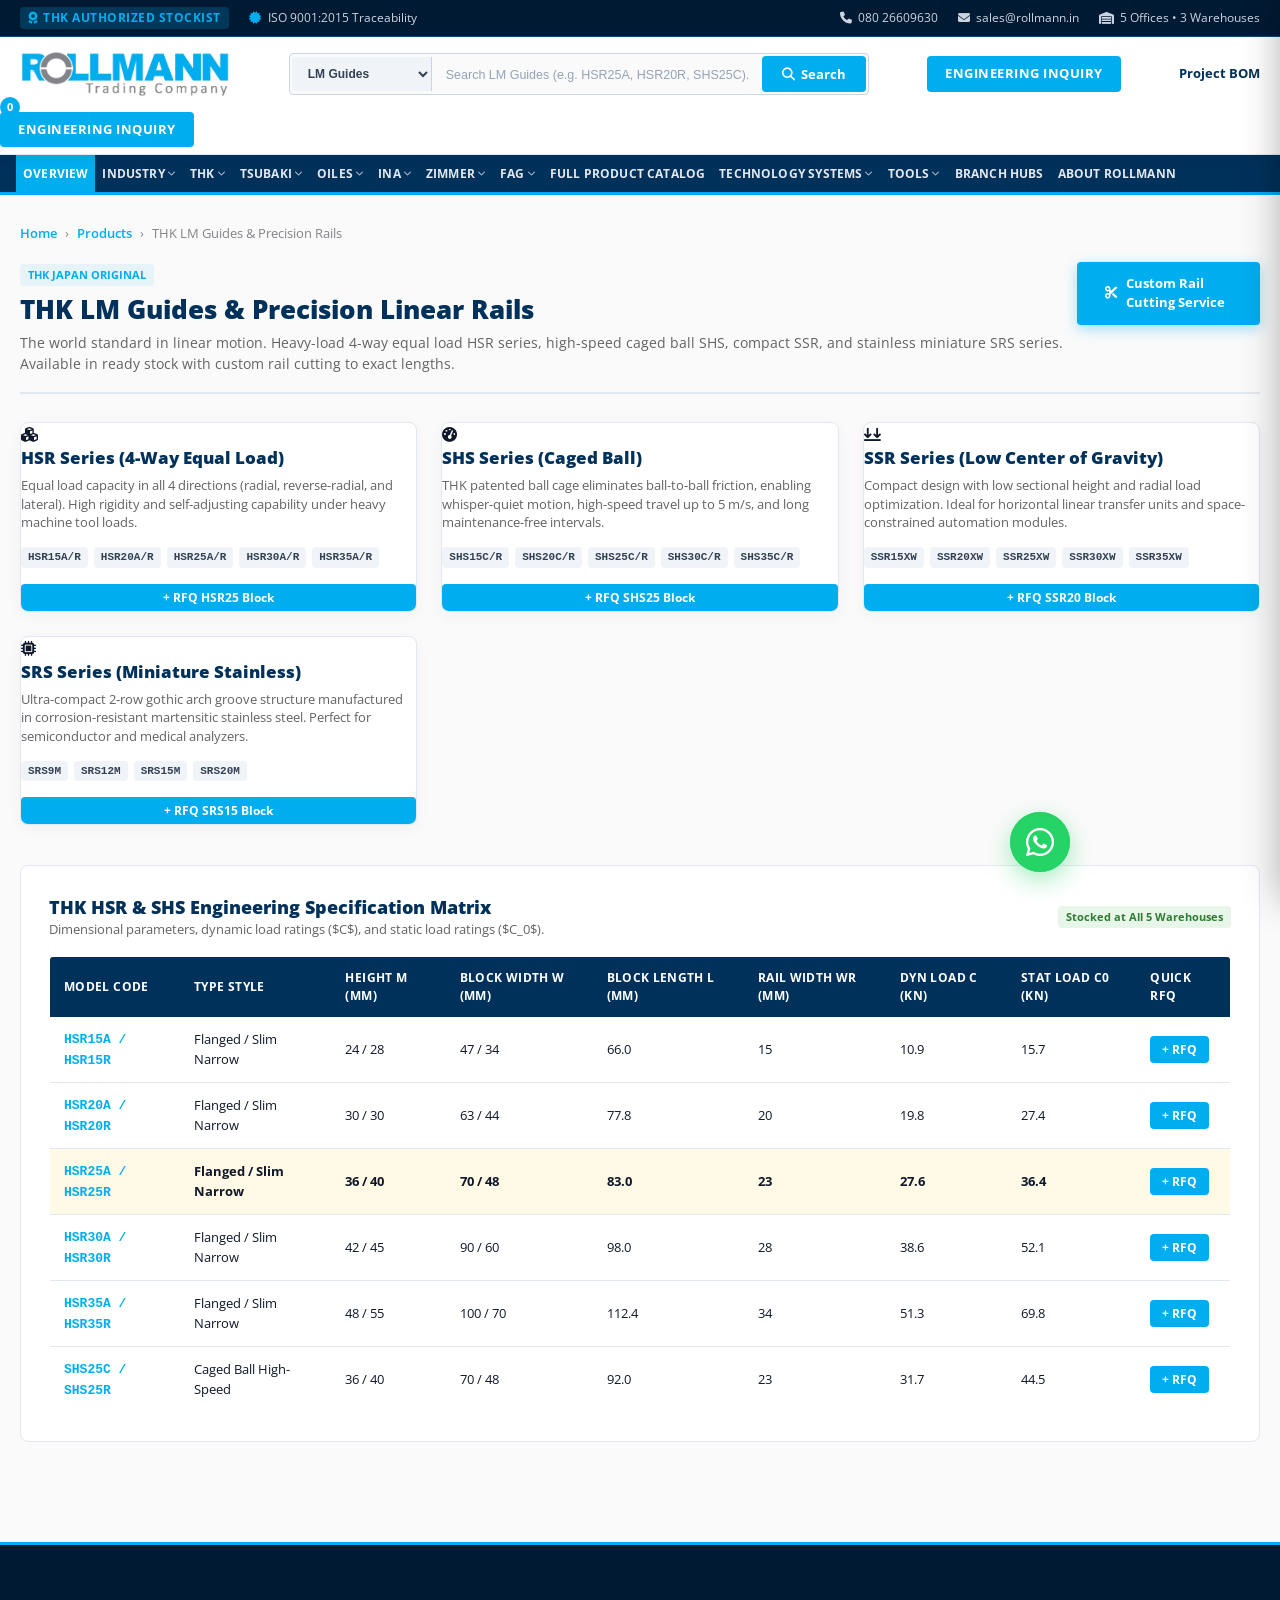
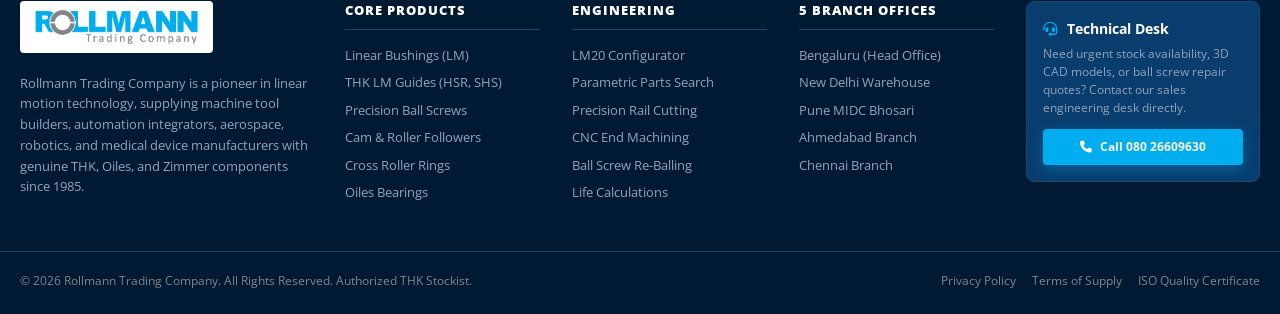
<file: lm-guide.html>
<!DOCTYPE html>
<html lang="en">
<head>
  <meta charset="UTF-8">
  <meta name="viewport" content="width=device-width, initial-scale=1.0">
  <title>THK LM Guides &amp; Rails India | HSR25, SHS, SSR Heavy Load | Rollmann Stockist</title>
  <meta name="description" content="Authorized THK LM Guides and Rails stockist in India. HSR15 to HSR55 heavy load 4-way, SHS caged ball, SSR, and SRS miniature series. Custom rail cutting and same-day dispatch from 5 warehouses.">
  <meta name="keywords" content="THK LM guide India, THK HSR25, THK SHS25, THK linear rails, linear motion guide Bengaluru, THK rail cutting, HSR20A, HSR30">
  <link rel="canonical" href="https://rollmann.in/lm-guide.html">
  <meta property="og:locale" content="en_IN">
  <meta property="og:type" content="product">
  <meta property="og:title" content="THK LM Guides &amp; Rails India | Rollmann Authorized Stockist">
  <meta property="og:description" content="Heavy-load 4-way equal load THK HSR and SHS linear motion guides. Immediate delivery across India.">
  <meta property="og:url" content="https://rollmann.in/lm-guide.html">
  <meta property="og:site_name" content="Rollmann Trading Company">
  <meta property="og:image" content="https://rollmann.in/images/rollmann_logo_white_bg.png">
  <meta name="twitter:card" content="summary_large_image">
  <meta name="twitter:title" content="THK LM Guides &amp; Rails India | Rollmann Trading Co.">
  <meta name="twitter:description" content="Authorized stockist for genuine THK Japan linear guides and custom cut profile rails.">
  <meta name="twitter:image" content="https://rollmann.in/images/rollmann_logo_white_bg.png">
  <link rel="preconnect" href="https://fonts.googleapis.com">
  <link rel="preconnect" href="https://fonts.gstatic.com" crossorigin>
  <link href="https://fonts.googleapis.com/css2?family=Open+Sans:ital,wght@0,400;0,600;0,700;0,800;0,900;1,400&display=swap" rel="stylesheet">
  <link rel="stylesheet" href="styles.css">
  <link rel="stylesheet" href="https://cdnjs.cloudflare.com/ajax/libs/font-awesome/6.4.0/css/all.min.css">
  <script type="application/ld+json">
  {
    "@context": "https://schema.org",
    "@graph": [
      {
        "@type": "Product",
        "@id": "https://rollmann.in/lm-guide.html#product",
        "name": "THK LM Guides & Precision Profile Rails (HSR & SHS Series)",
        "image": "https://rollmann.in/images/rollmann_logo_white_bg.png",
        "description": "Heavy-load 4-way equal load profile linear motion guide series for machine tools and high-precision automation.",
        "brand": {
          "@type": "Brand",
          "name": "THK"
        },
        "manufacturer": {
          "@type": "Organization",
          "name": "THK Co., Ltd. (Japan)"
        },
        "offers": {
          "@type": "Offer",
          "url": "https://rollmann.in/lm-guide.html",
          "priceCurrency": "INR",
          "availability": "https://schema.org/InStock",
          "seller": {
            "@type": "Organization",
            "name": "Rollmann Trading Company"
          },
          "areaServed": "IN"
        }
      },
      {
        "@type": "BreadcrumbList",
        "@id": "https://rollmann.in/lm-guide.html#breadcrumb",
        "itemListElement": [
          {
            "@type": "ListItem",
            "position": 1,
            "name": "Home",
            "item": "https://rollmann.in/"
          },
          {
            "@type": "ListItem",
            "position": 2,
            "name": "LM Guides & Rails",
            "item": "https://rollmann.in/lm-guide.html"
          }
        ]
      }
    ]
  }
  </script>
</head>
<body>

  <div class="top-bar">
    <div class="container top-bar-inner">
      <div class="top-bar-left">
        <span class="top-bar-badge"><i class="fa-solid fa-award"></i> THK AUTHORIZED STOCKIST</span>
        <span><i class="fa-solid fa-certificate" style="color:var(--rollmann-cyan); margin-right:4px;"></i> ISO 9001:2015 Traceability</span>
      </div>
      <div class="top-bar-right">
        <a href="tel:+918026609630" class="top-link"><i class="fa-solid fa-phone"></i> 080 26609630</a>
        <a href="mailto:sales@rollmann.in" class="top-link"><i class="fa-solid fa-envelope"></i> sales@rollmann.in</a>
        <a href="contact-us.html" class="top-link"><i class="fa-solid fa-warehouse"></i> 5 Offices &bull; 3 Warehouses</a>
      </div>
    </div>
  </div>

  <header class="main-header">
    <div class="container header-main-row">
            <a href="index.html" class="brand-logo">
        <img src="images/rollmann_logo_white_bg.png" alt="Rollmann Trading Company" class="brand-logo-img">
      </a>

      <div class="header-search-wrap">
        <div class="header-search-box">
          <select class="search-category-select">
            <option value="HSR" selected>LM Guides</option>
            <option value="all">All Products</option>
            <option value="LM">Linear Bushings</option>
            <option value="Ball">Ball Screws</option>
          </select>
          <input type="text" id="globalSearchInput" class="header-search-input" placeholder="Search LM Guides (e.g. HSR25A, HSR20R, SHS25C)..." autocomplete="off">
          <button type="button" class="header-search-btn" onclick="document.getElementById('globalSearchInput').focus()">
            <i class="fa-solid fa-magnifying-glass"></i> Search
          </button>
        </div>
        <div id="searchSuggestDropdown" class="search-suggest-dropdown"></div>
      </div>

            <div class="header-actions">
        <a href="contact-us.html" class="primary-rfq-btn">
          Engineering Inquiry
        </a>

        <button type="button" class="mobile-menu-toggle" aria-label="Toggle navigation">
          <i class="fa-solid fa-bars"></i>
        </button>
      </div>
            <div style="font-weight:700; font-size:13px; color:var(--navy-deep);">Project BOM</div>
          </div>
          <span class="rfq-count-badge" id="headerRfqBadge">0</span>
        </button>

        <a href="contact-us.html" class="primary-rfq-btn">
          Engineering Inquiry
        </a>

        <button type="button" class="mobile-menu-toggle" aria-label="Toggle navigation">
          <i class="fa-solid fa-bars"></i>
        </button>
      </div>
    </div>
  </header>

  <nav class="nav-bar">
    <div class="container nav-bar-inner">
      <ul class="nav-menu">
        <li class="nav-item"><a href="index.html" class="nav-link active">Overview</a></li>

        <li class="nav-item">
          <a href="products.html" class="nav-link">
            Industry <i class="fa-solid fa-chevron-down"></i>
          </a>
          <ul class="nav-dropdown">
            <li><a href="products.html?ind=automotive">Automotive &amp; EV<span class="nav-dropdown-sub">Chassis, robotic welding, battery cells</span></a></li>
            <li><a href="products.html?ind=machinetools">Machine Tools &amp; CNC<span class="nav-dropdown-sub">Milling, turning, grinding, EDM axes</span></a></li>
            <li><a href="products.html?ind=robotics">Robotics &amp; Automation<span class="nav-dropdown-sub">Articulated arms, pick-and-place, SCARA</span></a></li>
            <li><a href="products.html?ind=aerospace">Aerospace &amp; Defense<span class="nav-dropdown-sub">Flight actuators, radar positioning</span></a></li>
            <li><a href="products.html?ind=semiconductor">Semiconductor &amp; Cleanroom<span class="nav-dropdown-sub">Wafer handling, vacuum, stainless SRS</span></a></li>
            <li><a href="products.html?ind=medical">Medical &amp; Packaging<span class="nav-dropdown-sub">Diagnostic scanners, sterile bottling</span></a></li>
            <li><a href="products.html?ind=heavy">Heavy Engineering<span class="nav-dropdown-sub">Steel mills, continuous casting, conveyors</span></a></li>
          </ul>
        </li>

        <li class="nav-item">
          <a href="lm-guide.html" class="nav-link">
            THK <i class="fa-solid fa-chevron-down"></i>
          </a>
          <ul class="nav-dropdown">
            <li><a href="lm-guide.html">LM Guides &amp; Rails<span class="nav-dropdown-sub">SHS, HSR, SSR, SRS Caged Ball Series</span></a></li>
            <li><a href="linear-bush.html">Linear Bushings<span class="nav-dropdown-sub">LM, LM-L, LM-AJ, LM-OP, Flanged LMF/LMK</span></a></li>
            <li><a href="ball-screws.html">Precision Ball Screws<span class="nav-dropdown-sub">Ground JIS C3/C5 BNK/BIF &amp; Rolled BTK/MTF</span></a></li>
            <li><a href="cam-followers.html">Cam &amp; Roller Followers<span class="nav-dropdown-sub">CF, CFH High-Rigidity, CF-AB Eccentric</span></a></li>
            <li><a href="cross-roller.html">Cross Roller Rings<span class="nav-dropdown-sub">RB, RE, RU Integrated High-Rigidity Rings</span></a></li>
            <li><a href="products.html?brand=THK">Linear Actuators &amp; Stages<span class="nav-dropdown-sub">KR, SKR Compact Caged Ball Modules</span></a></li>
            <li><a href="products.html?brand=THK">Ball Splines &amp; Rotary Bushings<span class="nav-dropdown-sub">LBS, LBST High-Torque Zero-Backlash</span></a></li>
          </ul>
        </li>

        <li class="nav-item">
          <a href="products.html?brand=Tsubaki" class="nav-link">
            Tsubaki <i class="fa-solid fa-chevron-down"></i>
          </a>
          <ul class="nav-dropdown">
            <li><a href="products.html?brand=Tsubaki">Drive &amp; Roller Chains<span class="nav-dropdown-sub">ANSI/BS Standard &amp; Lambda Lube-Free</span></a></li>
            <li><a href="products.html?brand=Tsubaki">Cable Carriers &amp; Cableveyors<span class="nav-dropdown-sub">Plastic &amp; Steel Cable Protection Tracks</span></a></li>
            <li><a href="products.html?brand=Tsubaki">Power Cylinders &amp; Actuators<span class="nav-dropdown-sub">Linipower &amp; Multi-Cylinder Screw Jacks</span></a></li>
            <li><a href="products.html?brand=Tsubaki">Sprockets &amp; Shaft Couplings<span class="nav-dropdown-sub">Precision Roller Chain &amp; Beam Couplings</span></a></li>
            <li><a href="products.html?brand=Tsubaki">Cam Clutches &amp; Overload Protectors<span class="nav-dropdown-sub">One-Way Overrunning &amp; Shock Relievers</span></a></li>
          </ul>
        </li>

        <li class="nav-item">
          <a href="products.html?brand=Oiles" class="nav-link">
            Oiles <i class="fa-solid fa-chevron-down"></i>
          </a>
          <ul class="nav-dropdown">
            <li><a href="products.html?brand=Oiles">Oiles 500SP Bronze Bearings<span class="nav-dropdown-sub">Solid Bronze with Graphite Lubricant Plugs</span></a></li>
            <li><a href="products.html?brand=Oiles">Oiles Drymet LF / LFB Bushings<span class="nav-dropdown-sub">PTFE Layered Self-Lubricating Composite</span></a></li>
            <li><a href="products.html?brand=Oiles">Oiles Fiberflon Bearings<span class="nav-dropdown-sub">Filament Wound High-Load Bushings</span></a></li>
            <li><a href="products.html?brand=Oiles">Oiles Glitron &amp; Cermet<span class="nav-dropdown-sub">High Wear Resistance Solid Plain Bearings</span></a></li>
            <li><a href="products.html?brand=Oiles">Die &amp; Mold Components<span class="nav-dropdown-sub">Guide Post Sets &amp; Wear Slide Plates</span></a></li>
          </ul>
        </li>

        <li class="nav-item">
          <a href="products.html?brand=INA" class="nav-link">
            INA <i class="fa-solid fa-chevron-down"></i>
          </a>
          <ul class="nav-dropdown">
            <li><a href="products.html?brand=INA">Needle Roller Bearings<span class="nav-dropdown-sub">Drawn Cup HK/BK &amp; Machined Ring NK/RNA</span></a></li>
            <li><a href="products.html?brand=INA">Monorail Guidance Systems<span class="nav-dropdown-sub">KUVE, KUSE &amp; Roller Guideways RUE</span></a></li>
            <li><a href="products.html?brand=INA">Track Rollers &amp; Cam Followers<span class="nav-dropdown-sub">Stud Type KR/NUKR &amp; Yoke Type NUTR</span></a></li>
            <li><a href="products.html?brand=INA">Linear Bushings &amp; Shafts<span class="nav-dropdown-sub">KB, KBS, KBO Precision Ball Bushings</span></a></li>
            <li><a href="products.html?brand=INA">Plain Spherical Bushings<span class="nav-dropdown-sub">ELGOGLIDE Maintenance-Free Technology</span></a></li>
          </ul>
        </li>

        <li class="nav-item">
          <a href="products.html?brand=Zimmer" class="nav-link">
            Zimmer <i class="fa-solid fa-chevron-down"></i>
          </a>
          <ul class="nav-dropdown">
            <li><a href="products.html?brand=Zimmer">Pneumatic Rail Clamps &amp; Brakes<span class="nav-dropdown-sub">MBPS, UBPS, LBHS Safety Holding Elements</span></a></li>
            <li><a href="products.html?brand=Zimmer">Manual Clamping Elements<span class="nav-dropdown-sub">HK, MK Series with Fast Locking Lever</span></a></li>
            <li><a href="products.html?brand=Zimmer">Hydraulic Guide Rail Clamps<span class="nav-dropdown-sub">KBHS, LBHS High-Capacity Clamping</span></a></li>
            <li><a href="products.html?brand=Zimmer">Industrial Shock Absorbers<span class="nav-dropdown-sub">Powerstop Precision Kinetic Dampers</span></a></li>
            <li><a href="products.html?brand=Zimmer">Robotics Grippers &amp; EOAT<span class="nav-dropdown-sub">2-Jaw Pneumatic &amp; Electric Grippers</span></a></li>
          </ul>
        </li>

        <li class="nav-item">
          <a href="products.html?brand=FAG" class="nav-link">
            FAG <i class="fa-solid fa-chevron-down"></i>
          </a>
          <ul class="nav-dropdown">
            <li><a href="products.html?brand=FAG">Deep Groove Ball Bearings<span class="nav-dropdown-sub">Generation C 6000, 6200, 6300 Series</span></a></li>
            <li><a href="products.html?brand=FAG">Precision Spindle Bearings<span class="nav-dropdown-sub">B7000 High-Speed Ceramic Hybrid Sets</span></a></li>
            <li><a href="products.html?brand=FAG">Cylindrical Roller Bearings<span class="nav-dropdown-sub">NU, NJ, NUP Heavy Radial Load E-XL</span></a></li>
            <li><a href="products.html?brand=FAG">Spherical Roller Bearings<span class="nav-dropdown-sub">22200, 22300 Severe Vibrating Screen Series</span></a></li>
            <li><a href="products.html?brand=FAG">Angular Contact Bearings<span class="nav-dropdown-sub">Single Row 7200/7300 &amp; Double Row 3200</span></a></li>
            <li><a href="products.html?brand=FAG">Pillow Block &amp; Flange Units<span class="nav-dropdown-sub">Black Series Cast Iron Mounted Housings</span></a></li>
          </ul>
        </li>

        <li class="nav-item"><a href="products.html" class="nav-link">Full Product Catalog</a></li>

        <li class="nav-item">
          <a href="products.html" class="nav-link">
            Technology Systems <i class="fa-solid fa-chevron-down"></i>
          </a>
          <div class="mega-dropdown">
            <div class="mega-grid">
              <div>
                <div class="mega-col-title">Linear Motion Systems</div>
                <ul class="mega-list">
                  <li><a href="linear-bush.html">Linear Bushings (LM) <span class="mega-badge">Configurator</span></a></li>
                  <li><a href="lm-guide.html">LM Guides &amp; Rails (HSR, SHS) <span class="mega-badge">Heavy Load</span></a></li>
                  <li><a href="ball-screws.html">Precision Ball Screws (BNK, BIF) <span class="mega-badge">JIS C3/C5</span></a></li>
                  <li><a href="cam-followers.html">Cam Followers &amp; Track Rollers <span class="mega-badge">Needle Roller</span></a></li>
                  <li><a href="cross-roller.html">Cross Roller Rings (RB, RE, RU) <span class="mega-badge">Rigidity</span></a></li>
                </ul>
              </div>
              <div>
                <div class="mega-col-title">Engineered Bearings</div>
                <ul class="mega-list">
                  <li><a href="products.html?brand=Oiles">Oiles 500SP Solid Bronze <span class="mega-badge">Self-Lube</span></a></li>
                  <li><a href="products.html?brand=Oiles">Oiles Drymet Bushings (LFB) <span class="mega-badge">Low Friction</span></a></li>
                  <li><a href="products.html?brand=Zimmer">Zimmer Pneumatic Clamps <span class="mega-badge">Brakes</span></a></li>
                  <li><a href="products.html?brand=THK">Ball Splines &amp; Rotary Bushings <span class="mega-badge">Torque</span></a></li>
                  <li><a href="products.html?brand=Tsubaki">Cable Carriers &amp; Chains <span class="mega-badge">Power</span></a></li>
                </ul>
              </div>
              <div>
                <div class="mega-col-title">Machining &amp; Workshop</div>
                <ul class="mega-list">
                  <li><a href="services.html">Precision LM Rail Cutting <span class="mega-badge">&plusmn;0.5mm</span></a></li>
                  <li><a href="services.html">CNC Ball Screw End Machining <span class="mega-badge">BK/BF</span></a></li>
                  <li><a href="services.html">Ball Screw Re-Balling &amp; Repair <span class="mega-badge">Zero Play</span></a></li>
                  <li><a href="linear-bush.html#calc">Kinematic Fatigue Calculator <span class="mega-badge">L10 Engine</span></a></li>
                  <li><a href="contact-us.html">On-Site Retrofitting <span class="mega-badge">Pan-India</span></a></li>
                </ul>
              </div>
            </div>
          </div>
        </li>

        <li class="nav-item">
          <a href="linear-bush.html" class="nav-link">
            Tools <i class="fa-solid fa-chevron-down"></i>
          </a>
          <ul class="nav-dropdown dropdown-right">
            <li><a href="linear-bush.html">LM20 Configurator<span class="nav-dropdown-sub">Interactive 3D/2D CAD Bushing Model</span></a></li>
            <li><a href="linear-bush.html#tolerance">Engineering Telemetry<span class="nav-dropdown-sub">ISO 286 Shaft &amp; Housing Fit Visualizer</span></a></li>
            <li><a href="linear-bush.html#calc">Interactive Kinematic Life &amp; Fatigue Calculator<span class="nav-dropdown-sub">THK L10 Travel Life &amp; L10h Operating Hours</span></a></li>
          </ul>
        </li>

        <li class="nav-item"><a href="contact-us.html" class="nav-link">Branch Hubs</a></li>
        <li class="nav-item"><a href="about-us.html" class="nav-link">About Rollmann</a></li>
      </ul>

      <div class="nav-ticker">
        <i class="fa-solid fa-award"></i> Authorized THK Co., Ltd. (Tokyo, Japan) Central Hub
      </div>
    </div>
  </nav>

  <main class="product-detail-container">
    <div class="container">
      
      <div class="breadcrumb">
        <a href="index.html">Home</a>
        <span>&rsaquo;</span>
        <a href="products.html">Products</a>
        <span>&rsaquo;</span>
        <span>THK LM Guides &amp; Precision Rails</span>
      </div>

      <div class="product-header-block">
        <div>
          <span class="badge-blue">THK JAPAN ORIGINAL</span>
          <h1 class="product-heading-title" style="margin-top:4px;">THK LM Guides &amp; Precision Linear Rails</h1>
          <p class="product-heading-sub">
            The world standard in linear motion. Heavy-load 4-way equal load HSR series, high-speed caged ball SHS, compact SSR, and stainless miniature SRS series. Available in ready stock with custom rail cutting to exact lengths.
          </p>
        </div>
        <div>
          <a href="services.html" class="btn-primary" style="font-size:12.5px;">
            <i class="fa-solid fa-scissors"></i> Custom Rail Cutting Service
          </a>
        </div>
      </div>

      <div class="categories-b2b-grid" style="margin-bottom:40px;">
        <div class="b2b-cat-card">
          <div class="cat-icon-wrap"><i class="fa-solid fa-cubes"></i></div>
          <h3 class="cat-title">HSR Series (4-Way Equal Load)</h3>
          <p class="cat-desc">Equal load capacity in all 4 directions (radial, reverse-radial, and lateral). High rigidity and self-adjusting capability under heavy machine tool loads.</p>
          <div class="cat-models-list">
            <span class="cat-model-pill">HSR15A/R</span>
            <span class="cat-model-pill">HSR20A/R</span>
            <span class="cat-model-pill">HSR25A/R</span>
            <span class="cat-model-pill">HSR30A/R</span>
            <span class="cat-model-pill">HSR35A/R</span>
          </div>
          <button type="button" class="btn-table-rfq" style="margin-top:auto;" onclick="rollmannApp.addToRfq('HSR25A', 2); rollmannApp.openRfqDrawer();">
            + RFQ HSR25 Block
          </button>
        </div>

        <div class="b2b-cat-card">
          <div class="cat-icon-wrap"><i class="fa-solid fa-gauge-high"></i></div>
          <h3 class="cat-title">SHS Series (Caged Ball)</h3>
          <p class="cat-desc">THK patented ball cage eliminates ball-to-ball friction, enabling whisper-quiet motion, high-speed travel up to 5 m/s, and long maintenance-free intervals.</p>
          <div class="cat-models-list">
            <span class="cat-model-pill">SHS15C/R</span>
            <span class="cat-model-pill">SHS20C/R</span>
            <span class="cat-model-pill">SHS25C/R</span>
            <span class="cat-model-pill">SHS30C/R</span>
            <span class="cat-model-pill">SHS35C/R</span>
          </div>
          <button type="button" class="btn-table-rfq" style="margin-top:auto;" onclick="rollmannApp.addToRfq('SHS25C', 2); rollmannApp.openRfqDrawer();">
            + RFQ SHS25 Block
          </button>
        </div>

        <div class="b2b-cat-card">
          <div class="cat-icon-wrap"><i class="fa-solid fa-arrows-down-to-line"></i></div>
          <h3 class="cat-title">SSR Series (Low Center of Gravity)</h3>
          <p class="cat-desc">Compact design with low sectional height and radial load optimization. Ideal for horizontal linear transfer units and space-constrained automation modules.</p>
          <div class="cat-models-list">
            <span class="cat-model-pill">SSR15XW</span>
            <span class="cat-model-pill">SSR20XW</span>
            <span class="cat-model-pill">SSR25XW</span>
            <span class="cat-model-pill">SSR30XW</span>
            <span class="cat-model-pill">SSR35XW</span>
          </div>
          <button type="button" class="btn-table-rfq" style="margin-top:auto;" onclick="rollmannApp.addToRfq('SSR20XW', 2); rollmannApp.openRfqDrawer();">
            + RFQ SSR20 Block
          </button>
        </div>

        <div class="b2b-cat-card">
          <div class="cat-icon-wrap"><i class="fa-solid fa-microchip"></i></div>
          <h3 class="cat-title">SRS Series (Miniature Stainless)</h3>
          <p class="cat-desc">Ultra-compact 2-row gothic arch groove structure manufactured in corrosion-resistant martensitic stainless steel. Perfect for semiconductor and medical analyzers.</p>
          <div class="cat-models-list">
            <span class="cat-model-pill">SRS9M</span>
            <span class="cat-model-pill">SRS12M</span>
            <span class="cat-model-pill">SRS15M</span>
            <span class="cat-model-pill">SRS20M</span>
          </div>
          <button type="button" class="btn-table-rfq" style="margin-top:auto;" onclick="rollmannApp.addToRfq('SRS15M', 2); rollmannApp.openRfqDrawer();">
            + RFQ SRS15 Block
          </button>
        </div>
      </div>

      <div style="background:var(--white); border:1px solid var(--gray-200); border-radius:var(--radius-md); padding:28px; margin-bottom:40px;">
        <div style="display:flex; justify-content:space-between; align-items:center; margin-bottom:16px;">
          <div>
            <h3 style="font-size:18px; font-weight:800; color:var(--navy-deep);">THK HSR &amp; SHS Engineering Specification Matrix</h3>
            <p style="font-size:12.5px; color:var(--gray-600);">Dimensional parameters, dynamic load ratings ($C$), and static load ratings ($C_0$).</p>
          </div>
          <span class="stock-tag-instock">Stocked at All 5 Warehouses</span>
        </div>

        <div style="overflow-x:auto;">
          <table class="spec-matrix-table">
            <thead>
              <tr>
                <th>Model Code</th>
                <th>Type Style</th>
                <th>Height M (mm)</th>
                <th>Block Width W (mm)</th>
                <th>Block Length L (mm)</th>
                <th>Rail Width WR (mm)</th>
                <th>Dyn Load C (kN)</th>
                <th>Stat Load C0 (kN)</th>
                <th>Quick RFQ</th>
              </tr>
            </thead>
            <tbody>
              <tr>
                <td><strong class="part-cell-code">HSR15A / HSR15R</strong></td>
                <td>Flanged / Slim Narrow</td>
                <td>24 / 28</td><td>47 / 34</td><td>66.0</td><td>15</td><td>10.9</td><td>15.7</td>
                <td><button type="button" class="btn-table-rfq" onclick="rollmannApp.addToRfq('HSR15A', 2); rollmannApp.openRfqDrawer();">+ RFQ</button></td>
              </tr>
              <tr>
                <td><strong class="part-cell-code">HSR20A / HSR20R</strong></td>
                <td>Flanged / Slim Narrow</td>
                <td>30 / 30</td><td>63 / 44</td><td>77.8</td><td>20</td><td>19.8</td><td>27.4</td>
                <td><button type="button" class="btn-table-rfq" onclick="rollmannApp.addToRfq('HSR20A', 2); rollmannApp.openRfqDrawer();">+ RFQ</button></td>
              </tr>
              <tr style="background:#FFF9E6; font-weight:700;">
                <td><strong class="part-cell-code" style="color:var(--orange-bright);">HSR25A / HSR25R</strong></td>
                <td>Flanged / Slim Narrow</td>
                <td>36 / 40</td><td>70 / 48</td><td>83.0</td><td>23</td><td>27.6</td><td>36.4</td>
                <td><button type="button" class="btn-table-rfq" style="background:var(--orange-bright);" onclick="rollmannApp.addToRfq('HSR25A', 2); rollmannApp.openRfqDrawer();">+ RFQ</button></td>
              </tr>
              <tr>
                <td><strong class="part-cell-code">HSR30A / HSR30R</strong></td>
                <td>Flanged / Slim Narrow</td>
                <td>42 / 45</td><td>90 / 60</td><td>98.0</td><td>28</td><td>38.6</td><td>52.1</td>
                <td><button type="button" class="btn-table-rfq" onclick="rollmannApp.addToRfq('HSR30A', 2); rollmannApp.openRfqDrawer();">+ RFQ</button></td>
              </tr>
              <tr>
                <td><strong class="part-cell-code">HSR35A / HSR35R</strong></td>
                <td>Flanged / Slim Narrow</td>
                <td>48 / 55</td><td>100 / 70</td><td>112.4</td><td>34</td><td>51.3</td><td>69.8</td>
                <td><button type="button" class="btn-table-rfq" onclick="rollmannApp.addToRfq('HSR35A', 2); rollmannApp.openRfqDrawer();">+ RFQ</button></td>
              </tr>
              <tr>
                <td><strong class="part-cell-code">SHS25C / SHS25R</strong></td>
                <td>Caged Ball High-Speed</td>
                <td>36 / 40</td><td>70 / 48</td><td>92.0</td><td>23</td><td>31.7</td><td>44.5</td>
                <td><button type="button" class="btn-table-rfq" onclick="rollmannApp.addToRfq('SHS25C', 2); rollmannApp.openRfqDrawer();">+ RFQ</button></td>
              </tr>
            </tbody>
          </table>
        </div>
      </div>

    </div>
  </main>

  <footer class="site-footer">
    <div class="container footer-top-grid">
            <div>
        <div class="footer-logo-badge">
          <img src="images/rollmann_logo_white_bg.png" alt="Rollmann Trading Company" style="height:36px; width:auto; display:block;">
        </div>
        <p class="footer-brand-desc">
          Rollmann Trading Company is a pioneer in linear motion technology, supplying machine tool builders, automation integrators, aerospace, robotics, and medical device manufacturers with genuine THK, Oiles, and Zimmer components since 1985.
        </p>
      </div>

      <div>
        <h4 class="footer-col-head">Core Products</h4>
        <ul class="footer-links-list">
          <li><a href="linear-bush.html">Linear Bushings (LM)</a></li>
          <li><a href="lm-guide.html">THK LM Guides (HSR, SHS)</a></li>
          <li><a href="ball-screws.html">Precision Ball Screws</a></li>
          <li><a href="cam-followers.html">Cam &amp; Roller Followers</a></li>
          <li><a href="cross-roller.html">Cross Roller Rings</a></li>
          <li><a href="products.html?brand=Oiles">Oiles Bearings</a></li>
        </ul>
      </div>

      <div>
        <h4 class="footer-col-head">Engineering</h4>
        <ul class="footer-links-list">
          <li><a href="linear-bush.html">LM20 Configurator</a></li>
          <li><a href="products.html">Parametric Parts Search</a></li>
          <li><a href="services.html">Precision Rail Cutting</a></li>
          <li><a href="services.html">CNC End Machining</a></li>
          <li><a href="services.html">Ball Screw Re-Balling</a></li>
          <li><a href="services.html">Life Calculations</a></li>
        </ul>
      </div>

      <div>
        <h4 class="footer-col-head">5 Branch Offices</h4>
        <ul class="footer-links-list">
          <li><a href="contact-us.html">Bengaluru (Head Office)</a></li>
          <li><a href="contact-us.html">New Delhi Warehouse</a></li>
          <li><a href="contact-us.html">Pune MIDC Bhosari</a></li>
          <li><a href="contact-us.html">Ahmedabad Branch</a></li>
          <li><a href="contact-us.html">Chennai Branch</a></li>
        </ul>
      </div>

      <div>
        <div class="footer-rfq-box">
          <h4><i class="fa-solid fa-headset" style="color:var(--orange-bright); margin-right:6px;"></i> Technical Desk</h4>
          <p>Need urgent stock availability, 3D CAD models, or ball screw repair quotes? Contact our sales engineering desk directly.</p>
          <a href="tel:+918026609630" class="btn-primary" style="width:100%; justify-content:center; padding:9px; font-size:12px;">
            <i class="fa-solid fa-phone"></i> Call 080 26609630
          </a>
        </div>
      </div>
    </div>

    <div class="container footer-bottom-bar">
      <div>&copy; 2026 Rollmann Trading Company. All Rights Reserved. Authorized THK Stockist.</div>
      <div style="display:flex; gap:16px;">
        <a href="about-us.html">Privacy Policy</a>
        <a href="about-us.html">Terms of Supply</a>
        <a href="contact-us.html">ISO Quality Certificate</a>
      </div>
    </div>
  </footer>

  <script src="whatsapp-config.js"></script>
  <script src="whatsapp-router.js"></script>
  <script src="app.js"></script>
</body>
</html>
</file>
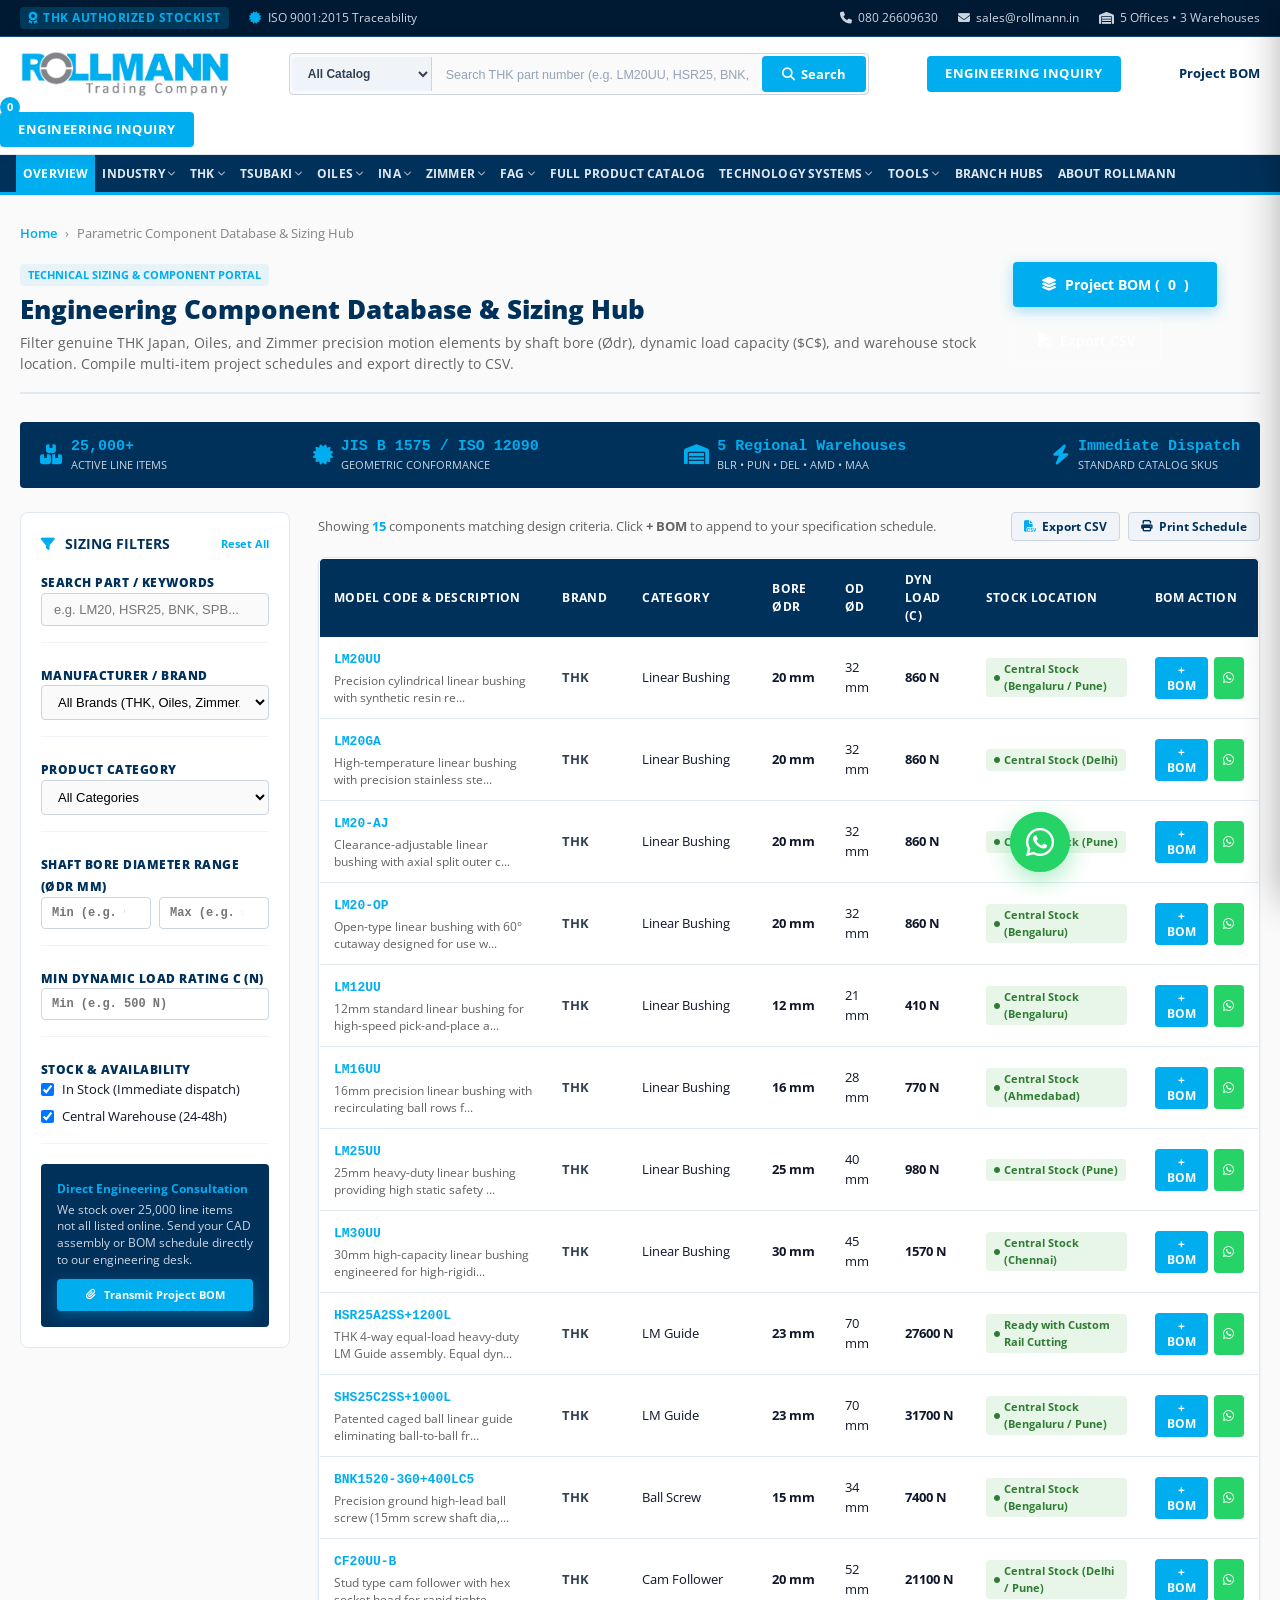
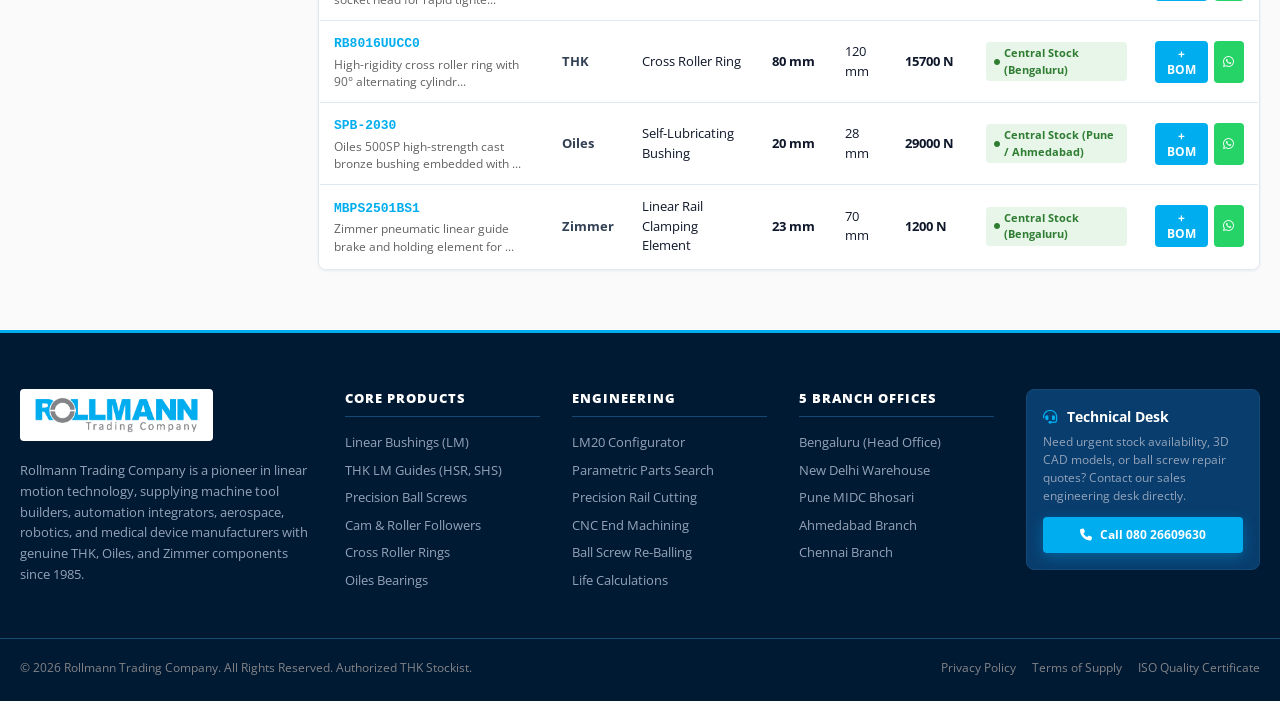
<file: products.html>
<!DOCTYPE html>
<html lang="en">
<head>
  <meta charset="UTF-8">
  <meta name="viewport" content="width=device-width, initial-scale=1.0">
  <title>THK Linear Motion Catalog India | Parametric Parts Sizing &amp; Stock Database | Rollmann</title>
  <meta name="description" content="Master engineering catalog for THK Japan LM Guides, Linear Bushings, Precision Ball Screws, Oiles Bearings, and Zimmer Clamping Elements. Filter by bore diameter, dynamic load rating, and warehouse stock location.">
  <meta name="keywords" content="THK catalog India, linear motion parts search, THK LM guide price list, THK ball screw catalog, Oiles 500SP India, Zimmer rail brakes India, linear motion distributor Bengaluru">
  <link rel="canonical" href="https://rollmann.in/products.html">
  <meta property="og:locale" content="en_IN">
  <meta property="og:type" content="website">
  <meta property="og:title" content="THK Linear Motion Catalog &amp; Parametric Sizing Hub | Rollmann India">
  <meta property="og:description" content="Search over 25,000+ verified linear motion, ball screw, and bearing SKUs from authorized THK stockist Rollmann Trading Company.">
  <meta property="og:url" content="https://rollmann.in/products.html">
  <meta property="og:site_name" content="Rollmann Trading Company">
  <meta property="og:image" content="https://rollmann.in/images/rollmann_logo_white_bg.png">
  <meta name="twitter:card" content="summary_large_image">
  <meta name="twitter:title" content="THK Linear Motion Catalog India | Rollmann Trading Co.">
  <meta name="twitter:description" content="25,000+ line items in stock. Parametric sizing by shaft bore and dynamic load.">
  <meta name="twitter:image" content="https://rollmann.in/images/rollmann_logo_white_bg.png">
  <link rel="preconnect" href="https://fonts.googleapis.com">
  <link rel="preconnect" href="https://fonts.gstatic.com" crossorigin>
  <link href="https://fonts.googleapis.com/css2?family=Open+Sans:ital,wght@0,400;0,600;0,700;0,800;0,900;1,400&display=swap" rel="stylesheet">
  <link rel="stylesheet" href="styles.css">
  <link rel="stylesheet" href="https://cdnjs.cloudflare.com/ajax/libs/font-awesome/6.4.0/css/all.min.css">
  <script type="application/ld+json">
  {
    "@context": "https://schema.org",
    "@graph": [
      {
        "@type": "CollectionPage",
        "@id": "https://rollmann.in/products.html#collection",
        "name": "Master Industrial Components Catalog & Parametric Sizing Hub",
        "description": "Comprehensive engineering catalog for genuine THK Japan linear guides, linear bushings, precision ball screws, Oiles self-lubricating bearings, and Zimmer clamping elements.",
        "url": "https://rollmann.in/products.html",
        "isPartOf": {
          "@type": "WebSite",
          "name": "Rollmann Trading Company",
          "url": "https://rollmann.in"
        }
      },
      {
        "@type": "BreadcrumbList",
        "@id": "https://rollmann.in/products.html#breadcrumb",
        "itemListElement": [
          {
            "@type": "ListItem",
            "position": 1,
            "name": "Home",
            "item": "https://rollmann.in/"
          },
          {
            "@type": "ListItem",
            "position": 2,
            "name": "Engineering Catalog",
            "item": "https://rollmann.in/products.html"
          }
        ]
      },
      {
        "@type": "FAQPage",
        "@id": "https://rollmann.in/products.html#faq",
        "mainEntity": [
          {
            "@type": "Question",
            "name": "How can I check warehouse availability for THK components in India?",
            "acceptedAnswer": {
              "@type": "Answer",
              "text": "The Rollmann parts database displays real-time stock status across five regional hubs in Bengaluru, Pune, New Delhi, Ahmedabad, and Chennai. Standard catalog SKUs dispatch same day."
            }
          },
          {
            "@type": "Question",
            "name": "Can I export project bills of materials (BOM) to CSV from Rollmann?",
            "acceptedAnswer": {
              "@type": "Answer",
              "text": "Yes, engineers can add configured linear bushings, profile rails, and ball screws to their Project BOM and click 'Export CSV' to download a clean specification schedule for procurement and CAD BOMs."
            }
          }
        ]
      }
    ]
  }
  </script>
</head>
<body>

  <div class="top-bar">
    <div class="container top-bar-inner">
      <div class="top-bar-left">
        <span class="top-bar-badge"><i class="fa-solid fa-award"></i> THK AUTHORIZED STOCKIST</span>
        <span><i class="fa-solid fa-certificate" style="color:var(--rollmann-cyan); margin-right:4px;"></i> ISO 9001:2015 Traceability</span>
      </div>
      <div class="top-bar-right">
        <a href="tel:+918026609630" class="top-link"><i class="fa-solid fa-phone"></i> 080 26609630</a>
        <a href="mailto:sales@rollmann.in" class="top-link"><i class="fa-solid fa-envelope"></i> sales@rollmann.in</a>
        <a href="contact-us.html" class="top-link"><i class="fa-solid fa-warehouse"></i> 5 Offices &bull; 3 Warehouses</a>
      </div>
    </div>
  </div>

  <header class="main-header">
    <div class="container header-main-row">
            <a href="index.html" class="brand-logo">
        <img src="images/rollmann_logo_white_bg.png" alt="Rollmann Trading Company" class="brand-logo-img">
      </a>

      <div class="header-search-wrap">
        <div class="header-search-box">
          <select class="search-category-select">
            <option value="all">All Catalog</option>
            <option value="LM">Linear Bushings</option>
            <option value="HSR">LM Guides</option>
            <option value="Ball">Ball Screws</option>
            <option value="Oiles">Oiles Bearings</option>
          </select>
          <input type="text" id="globalSearchInput" class="header-search-input" placeholder="Search THK part number (e.g. LM20UU, HSR25, BNK, Oiles)..." autocomplete="off">
          <button type="button" class="header-search-btn" onclick="document.getElementById('globalSearchInput').focus()">
            <i class="fa-solid fa-magnifying-glass"></i> Search
          </button>
        </div>
        <div id="searchSuggestDropdown" class="search-suggest-dropdown"></div>
      </div>

            <div class="header-actions">
        <a href="contact-us.html" class="primary-rfq-btn">
          Engineering Inquiry
        </a>

        <button type="button" class="mobile-menu-toggle" aria-label="Toggle navigation">
          <i class="fa-solid fa-bars"></i>
        </button>
      </div>
            <div style="font-weight:700; font-size:13px; color:var(--navy-deep);">Project BOM</div>
          </div>
          <span class="rfq-count-badge" id="headerRfqBadge">0</span>
        </button>

        <a href="contact-us.html" class="primary-rfq-btn">
          Engineering Inquiry
        </a>

        <button type="button" class="mobile-menu-toggle" aria-label="Toggle navigation">
          <i class="fa-solid fa-bars"></i>
        </button>
      </div>
    </div>
  </header>

  <nav class="nav-bar">
    <div class="container nav-bar-inner">
      <ul class="nav-menu">
        <li class="nav-item"><a href="index.html" class="nav-link active">Overview</a></li>

        <li class="nav-item">
          <a href="products.html" class="nav-link">
            Industry <i class="fa-solid fa-chevron-down"></i>
          </a>
          <ul class="nav-dropdown">
            <li><a href="products.html?ind=automotive">Automotive &amp; EV<span class="nav-dropdown-sub">Chassis, robotic welding, battery cells</span></a></li>
            <li><a href="products.html?ind=machinetools">Machine Tools &amp; CNC<span class="nav-dropdown-sub">Milling, turning, grinding, EDM axes</span></a></li>
            <li><a href="products.html?ind=robotics">Robotics &amp; Automation<span class="nav-dropdown-sub">Articulated arms, pick-and-place, SCARA</span></a></li>
            <li><a href="products.html?ind=aerospace">Aerospace &amp; Defense<span class="nav-dropdown-sub">Flight actuators, radar positioning</span></a></li>
            <li><a href="products.html?ind=semiconductor">Semiconductor &amp; Cleanroom<span class="nav-dropdown-sub">Wafer handling, vacuum, stainless SRS</span></a></li>
            <li><a href="products.html?ind=medical">Medical &amp; Packaging<span class="nav-dropdown-sub">Diagnostic scanners, sterile bottling</span></a></li>
            <li><a href="products.html?ind=heavy">Heavy Engineering<span class="nav-dropdown-sub">Steel mills, continuous casting, conveyors</span></a></li>
          </ul>
        </li>

        <li class="nav-item">
          <a href="lm-guide.html" class="nav-link">
            THK <i class="fa-solid fa-chevron-down"></i>
          </a>
          <ul class="nav-dropdown">
            <li><a href="lm-guide.html">LM Guides &amp; Rails<span class="nav-dropdown-sub">SHS, HSR, SSR, SRS Caged Ball Series</span></a></li>
            <li><a href="linear-bush.html">Linear Bushings<span class="nav-dropdown-sub">LM, LM-L, LM-AJ, LM-OP, Flanged LMF/LMK</span></a></li>
            <li><a href="ball-screws.html">Precision Ball Screws<span class="nav-dropdown-sub">Ground JIS C3/C5 BNK/BIF &amp; Rolled BTK/MTF</span></a></li>
            <li><a href="cam-followers.html">Cam &amp; Roller Followers<span class="nav-dropdown-sub">CF, CFH High-Rigidity, CF-AB Eccentric</span></a></li>
            <li><a href="cross-roller.html">Cross Roller Rings<span class="nav-dropdown-sub">RB, RE, RU Integrated High-Rigidity Rings</span></a></li>
            <li><a href="products.html?brand=THK">Linear Actuators &amp; Stages<span class="nav-dropdown-sub">KR, SKR Compact Caged Ball Modules</span></a></li>
            <li><a href="products.html?brand=THK">Ball Splines &amp; Rotary Bushings<span class="nav-dropdown-sub">LBS, LBST High-Torque Zero-Backlash</span></a></li>
          </ul>
        </li>

        <li class="nav-item">
          <a href="products.html?brand=Tsubaki" class="nav-link">
            Tsubaki <i class="fa-solid fa-chevron-down"></i>
          </a>
          <ul class="nav-dropdown">
            <li><a href="products.html?brand=Tsubaki">Drive &amp; Roller Chains<span class="nav-dropdown-sub">ANSI/BS Standard &amp; Lambda Lube-Free</span></a></li>
            <li><a href="products.html?brand=Tsubaki">Cable Carriers &amp; Cableveyors<span class="nav-dropdown-sub">Plastic &amp; Steel Cable Protection Tracks</span></a></li>
            <li><a href="products.html?brand=Tsubaki">Power Cylinders &amp; Actuators<span class="nav-dropdown-sub">Linipower &amp; Multi-Cylinder Screw Jacks</span></a></li>
            <li><a href="products.html?brand=Tsubaki">Sprockets &amp; Shaft Couplings<span class="nav-dropdown-sub">Precision Roller Chain &amp; Beam Couplings</span></a></li>
            <li><a href="products.html?brand=Tsubaki">Cam Clutches &amp; Overload Protectors<span class="nav-dropdown-sub">One-Way Overrunning &amp; Shock Relievers</span></a></li>
          </ul>
        </li>

        <li class="nav-item">
          <a href="products.html?brand=Oiles" class="nav-link">
            Oiles <i class="fa-solid fa-chevron-down"></i>
          </a>
          <ul class="nav-dropdown">
            <li><a href="products.html?brand=Oiles">Oiles 500SP Bronze Bearings<span class="nav-dropdown-sub">Solid Bronze with Graphite Lubricant Plugs</span></a></li>
            <li><a href="products.html?brand=Oiles">Oiles Drymet LF / LFB Bushings<span class="nav-dropdown-sub">PTFE Layered Self-Lubricating Composite</span></a></li>
            <li><a href="products.html?brand=Oiles">Oiles Fiberflon Bearings<span class="nav-dropdown-sub">Filament Wound High-Load Bushings</span></a></li>
            <li><a href="products.html?brand=Oiles">Oiles Glitron &amp; Cermet<span class="nav-dropdown-sub">High Wear Resistance Solid Plain Bearings</span></a></li>
            <li><a href="products.html?brand=Oiles">Die &amp; Mold Components<span class="nav-dropdown-sub">Guide Post Sets &amp; Wear Slide Plates</span></a></li>
          </ul>
        </li>

        <li class="nav-item">
          <a href="products.html?brand=INA" class="nav-link">
            INA <i class="fa-solid fa-chevron-down"></i>
          </a>
          <ul class="nav-dropdown">
            <li><a href="products.html?brand=INA">Needle Roller Bearings<span class="nav-dropdown-sub">Drawn Cup HK/BK &amp; Machined Ring NK/RNA</span></a></li>
            <li><a href="products.html?brand=INA">Monorail Guidance Systems<span class="nav-dropdown-sub">KUVE, KUSE &amp; Roller Guideways RUE</span></a></li>
            <li><a href="products.html?brand=INA">Track Rollers &amp; Cam Followers<span class="nav-dropdown-sub">Stud Type KR/NUKR &amp; Yoke Type NUTR</span></a></li>
            <li><a href="products.html?brand=INA">Linear Bushings &amp; Shafts<span class="nav-dropdown-sub">KB, KBS, KBO Precision Ball Bushings</span></a></li>
            <li><a href="products.html?brand=INA">Plain Spherical Bushings<span class="nav-dropdown-sub">ELGOGLIDE Maintenance-Free Technology</span></a></li>
          </ul>
        </li>

        <li class="nav-item">
          <a href="products.html?brand=Zimmer" class="nav-link">
            Zimmer <i class="fa-solid fa-chevron-down"></i>
          </a>
          <ul class="nav-dropdown">
            <li><a href="products.html?brand=Zimmer">Pneumatic Rail Clamps &amp; Brakes<span class="nav-dropdown-sub">MBPS, UBPS, LBHS Safety Holding Elements</span></a></li>
            <li><a href="products.html?brand=Zimmer">Manual Clamping Elements<span class="nav-dropdown-sub">HK, MK Series with Fast Locking Lever</span></a></li>
            <li><a href="products.html?brand=Zimmer">Hydraulic Guide Rail Clamps<span class="nav-dropdown-sub">KBHS, LBHS High-Capacity Clamping</span></a></li>
            <li><a href="products.html?brand=Zimmer">Industrial Shock Absorbers<span class="nav-dropdown-sub">Powerstop Precision Kinetic Dampers</span></a></li>
            <li><a href="products.html?brand=Zimmer">Robotics Grippers &amp; EOAT<span class="nav-dropdown-sub">2-Jaw Pneumatic &amp; Electric Grippers</span></a></li>
          </ul>
        </li>

        <li class="nav-item">
          <a href="products.html?brand=FAG" class="nav-link">
            FAG <i class="fa-solid fa-chevron-down"></i>
          </a>
          <ul class="nav-dropdown">
            <li><a href="products.html?brand=FAG">Deep Groove Ball Bearings<span class="nav-dropdown-sub">Generation C 6000, 6200, 6300 Series</span></a></li>
            <li><a href="products.html?brand=FAG">Precision Spindle Bearings<span class="nav-dropdown-sub">B7000 High-Speed Ceramic Hybrid Sets</span></a></li>
            <li><a href="products.html?brand=FAG">Cylindrical Roller Bearings<span class="nav-dropdown-sub">NU, NJ, NUP Heavy Radial Load E-XL</span></a></li>
            <li><a href="products.html?brand=FAG">Spherical Roller Bearings<span class="nav-dropdown-sub">22200, 22300 Severe Vibrating Screen Series</span></a></li>
            <li><a href="products.html?brand=FAG">Angular Contact Bearings<span class="nav-dropdown-sub">Single Row 7200/7300 &amp; Double Row 3200</span></a></li>
            <li><a href="products.html?brand=FAG">Pillow Block &amp; Flange Units<span class="nav-dropdown-sub">Black Series Cast Iron Mounted Housings</span></a></li>
          </ul>
        </li>

        <li class="nav-item"><a href="products.html" class="nav-link">Full Product Catalog</a></li>

        <li class="nav-item">
          <a href="products.html" class="nav-link">
            Technology Systems <i class="fa-solid fa-chevron-down"></i>
          </a>
          <div class="mega-dropdown">
            <div class="mega-grid">
              <div>
                <div class="mega-col-title">Linear Motion Systems</div>
                <ul class="mega-list">
                  <li><a href="linear-bush.html">Linear Bushings (LM) <span class="mega-badge">Configurator</span></a></li>
                  <li><a href="lm-guide.html">LM Guides &amp; Rails (HSR, SHS) <span class="mega-badge">Heavy Load</span></a></li>
                  <li><a href="ball-screws.html">Precision Ball Screws (BNK, BIF) <span class="mega-badge">JIS C3/C5</span></a></li>
                  <li><a href="cam-followers.html">Cam Followers &amp; Track Rollers <span class="mega-badge">Needle Roller</span></a></li>
                  <li><a href="cross-roller.html">Cross Roller Rings (RB, RE, RU) <span class="mega-badge">Rigidity</span></a></li>
                </ul>
              </div>
              <div>
                <div class="mega-col-title">Engineered Bearings</div>
                <ul class="mega-list">
                  <li><a href="products.html?brand=Oiles">Oiles 500SP Solid Bronze <span class="mega-badge">Self-Lube</span></a></li>
                  <li><a href="products.html?brand=Oiles">Oiles Drymet Bushings (LFB) <span class="mega-badge">Low Friction</span></a></li>
                  <li><a href="products.html?brand=Zimmer">Zimmer Pneumatic Clamps <span class="mega-badge">Brakes</span></a></li>
                  <li><a href="products.html?brand=THK">Ball Splines &amp; Rotary Bushings <span class="mega-badge">Torque</span></a></li>
                  <li><a href="products.html?brand=Tsubaki">Cable Carriers &amp; Chains <span class="mega-badge">Power</span></a></li>
                </ul>
              </div>
              <div>
                <div class="mega-col-title">Machining &amp; Workshop</div>
                <ul class="mega-list">
                  <li><a href="services.html">Precision LM Rail Cutting <span class="mega-badge">&plusmn;0.5mm</span></a></li>
                  <li><a href="services.html">CNC Ball Screw End Machining <span class="mega-badge">BK/BF</span></a></li>
                  <li><a href="services.html">Ball Screw Re-Balling &amp; Repair <span class="mega-badge">Zero Play</span></a></li>
                  <li><a href="linear-bush.html#calc">Kinematic Fatigue Calculator <span class="mega-badge">L10 Engine</span></a></li>
                  <li><a href="contact-us.html">On-Site Retrofitting <span class="mega-badge">Pan-India</span></a></li>
                </ul>
              </div>
            </div>
          </div>
        </li>

        <li class="nav-item">
          <a href="linear-bush.html" class="nav-link">
            Tools <i class="fa-solid fa-chevron-down"></i>
          </a>
          <ul class="nav-dropdown dropdown-right">
            <li><a href="linear-bush.html">LM20 Configurator<span class="nav-dropdown-sub">Interactive 3D/2D CAD Bushing Model</span></a></li>
            <li><a href="linear-bush.html#tolerance">Engineering Telemetry<span class="nav-dropdown-sub">ISO 286 Shaft &amp; Housing Fit Visualizer</span></a></li>
            <li><a href="linear-bush.html#calc">Interactive Kinematic Life &amp; Fatigue Calculator<span class="nav-dropdown-sub">THK L10 Travel Life &amp; L10h Operating Hours</span></a></li>
          </ul>
        </li>

        <li class="nav-item"><a href="contact-us.html" class="nav-link">Branch Hubs</a></li>
        <li class="nav-item"><a href="about-us.html" class="nav-link">About Rollmann</a></li>
      </ul>

      <div class="nav-ticker">
        <i class="fa-solid fa-award"></i> Authorized THK Co., Ltd. (Tokyo, Japan) Central Hub
      </div>
    </div>
  </nav>

  <main class="product-detail-container">
    <div class="container">
      
      <div class="breadcrumb">
        <a href="index.html">Home</a>
        <span>&rsaquo;</span>
        <span>Parametric Component Database &amp; Sizing Hub</span>
      </div>

      <div class="product-header-block">
        <div>
          <span class="badge-blue">TECHNICAL SIZING &amp; COMPONENT PORTAL</span>
          <h1 class="product-heading-title" style="margin-top:4px;">Engineering Component Database &amp; Sizing Hub</h1>
          <p class="product-heading-sub">
            Filter genuine THK Japan, Oiles, and Zimmer precision motion elements by shaft bore (&Oslash;dr), dynamic load capacity ($C$), and warehouse stock location. Compile multi-item project schedules and export directly to CSV.
          </p>
        </div>
        <div style="display:flex; gap:10px; flex-wrap:wrap;">
          <button type="button" class="btn-primary open-rfq-drawer">
            <i class="fa-solid fa-layer-group"></i> Project BOM (<span id="headerRfqBadge2">0</span>)
          </button>
          <button type="button" class="btn-secondary" onclick="rollmannApp.exportBomCsv()">
            <i class="fa-solid fa-file-csv"></i> Export CSV
          </button>
        </div>
      </div>

      <div class="catalog-telemetry-banner">
        <div class="catalog-telemetry-item">
          <i class="fa-solid fa-boxes-stacked" style="font-size:20px; color:var(--rollmann-cyan);"></i>
          <div>
            <div class="catalog-telemetry-num">25,000+</div>
            <div style="font-size:10.5px; color:var(--gray-300); text-transform:uppercase;">Active Line Items</div>
          </div>
        </div>
        <div class="catalog-telemetry-item">
          <i class="fa-solid fa-certificate" style="font-size:20px; color:var(--rollmann-cyan);"></i>
          <div>
            <div class="catalog-telemetry-num">JIS B 1575 / ISO 12090</div>
            <div style="font-size:10.5px; color:var(--gray-300); text-transform:uppercase;">Geometric Conformance</div>
          </div>
        </div>
        <div class="catalog-telemetry-item">
          <i class="fa-solid fa-warehouse" style="font-size:20px; color:var(--rollmann-cyan);"></i>
          <div>
            <div class="catalog-telemetry-num">5 Regional Warehouses</div>
            <div style="font-size:10.5px; color:var(--gray-300); text-transform:uppercase;">BLR • PUN • DEL • AMD • MAA</div>
          </div>
        </div>
        <div class="catalog-telemetry-item">
          <i class="fa-solid fa-bolt" style="font-size:20px; color:var(--rollmann-cyan);"></i>
          <div>
            <div class="catalog-telemetry-num">Immediate Dispatch</div>
            <div style="font-size:10.5px; color:var(--gray-300); text-transform:uppercase;">Standard Catalog SKUs</div>
          </div>
        </div>
      </div>

      <div class="catalog-layout">
        <aside class="catalog-sidebar">
          <div style="display:flex; justify-content:space-between; align-items:center; margin-bottom:16px;">
            <strong style="font-size:14px; text-transform:uppercase; color:var(--navy-deep);"><i class="fa-solid fa-filter" style="margin-right:6px; color:var(--rollmann-cyan);"></i> Sizing Filters</strong>
            <button type="button" style="font-size:11px; color:var(--rollmann-cyan); font-weight:700;" onclick="document.getElementById('catalogBrandFilter').value='all'; document.getElementById('catalogCategoryFilter').value='all'; document.getElementById('catalogSearchFilter').value=''; if(document.getElementById('catalogBoreMin')) document.getElementById('catalogBoreMin').value=''; if(document.getElementById('catalogBoreMax')) document.getElementById('catalogBoreMax').value=''; if(document.getElementById('catalogLoadMin')) document.getElementById('catalogLoadMin').value=''; document.getElementById('catalogSearchFilter').dispatchEvent(new Event('input'));">Reset All</button>
          </div>

          <div class="filter-group">
            <label class="filter-title" for="catalogSearchFilter">Search Part / Keywords</label>
            <input type="text" id="catalogSearchFilter" class="filter-select" placeholder="e.g. LM20, HSR25, BNK, SPB..." autocomplete="off">
          </div>

          <div class="filter-group">
            <label class="filter-title" for="catalogBrandFilter">Manufacturer / Brand</label>
            <select id="catalogBrandFilter" class="filter-select">
              <option value="all">All Brands (THK, Oiles, Zimmer...)</option>
              <option value="THK">THK Japan</option>
              <option value="Oiles">Oiles Germany / Japan</option>
              <option value="Zimmer">Zimmer Group</option>
              <option value="FAG / INA">FAG / INA Bearings</option>
            </select>
          </div>

          <div class="filter-group">
            <label class="filter-title" for="catalogCategoryFilter">Product Category</label>
            <select id="catalogCategoryFilter" class="filter-select">
              <option value="all">All Categories</option>
              <option value="Linear Bushing">Linear Bushings (LM)</option>
              <option value="LM Guide">LM Guides &amp; Rails</option>
              <option value="Ball Screw">Ball Screws (BNK, BIF)</option>
              <option value="Cam Follower">Cam Followers (CF, CFH)</option>
              <option value="Cross Roller">Cross Roller Rings (RB)</option>
              <option value="Self-Lubricating">Oiles 500SP / Drymet</option>
              <option value="Clamping">Zimmer Clamping Elements</option>
            </select>
          </div>

          <div class="filter-group">
            <label class="filter-title">Shaft Bore Diameter Range (&Oslash;dr mm)</label>
            <div class="filter-range-grid">
              <input type="number" id="catalogBoreMin" class="filter-range-input" placeholder="Min (e.g. 6)" min="4" max="100">
              <input type="number" id="catalogBoreMax" class="filter-range-input" placeholder="Max (e.g. 50)" min="4" max="100">
            </div>
          </div>

          <div class="filter-group">
            <label class="filter-title">Min Dynamic Load Rating C (N)</label>
            <input type="number" id="catalogLoadMin" class="filter-range-input" placeholder="Min (e.g. 500 N)" step="100">
          </div>

          <div class="filter-group">
            <label class="filter-title">Stock &amp; Availability</label>
            <label style="display:flex; align-items:center; gap:8px; font-size:13px; margin-bottom:8px; cursor:pointer;">
              <input type="checkbox" checked onchange="rollmannApp.initCatalogFilter()">
              <span>In Stock (Immediate dispatch)</span>
            </label>
            <label style="display:flex; align-items:center; gap:8px; font-size:13px; cursor:pointer;">
              <input type="checkbox" checked onchange="rollmannApp.initCatalogFilter()">
              <span>Central Warehouse (24-48h)</span>
            </label>
          </div>

          <div style="background:var(--navy-deep); color:var(--white); padding:16px; border-radius:var(--radius-sm); margin-top:20px;">
            <div style="font-size:12px; font-weight:700; color:var(--rollmann-cyan); margin-bottom:4px;">Direct Engineering Consultation</div>
            <p style="font-size:12px; color:var(--gray-300); line-height:1.4; margin-bottom:10px;">We stock over 25,000 line items not all listed online. Send your CAD assembly or BOM schedule directly to our engineering desk.</p>
            <a href="mailto:sales@rollmann.in?subject=Project%20BOM%20Schedule%20Transmittal" class="btn-primary" style="font-size:11px; padding:8px 12px; width:100%; justify-content:center;">
              <i class="fa-solid fa-paperclip"></i> Transmit Project BOM
            </a>
          </div>
        </aside>

        <section>
          <div style="display:flex; justify-content:space-between; align-items:center; margin-bottom:16px;">
            <div style="font-size:13px; color:var(--gray-600);">
              Showing <strong id="catalogMatchCount" style="color:var(--rollmann-cyan);">15</strong> components matching design criteria. Click <strong>+ BOM</strong> to append to your specification schedule.
            </div>
            <div style="display:flex; gap:8px;">
              <button type="button" class="cad-btn" style="padding:6px 12px; font-size:11.5px;" onclick="rollmannApp.exportBomCsv()">
                <i class="fa-solid fa-file-csv" style="color:var(--rollmann-cyan);"></i> Export CSV
              </button>
              <button type="button" class="cad-btn" style="padding:6px 12px; font-size:11.5px;" onclick="window.print()">
                <i class="fa-solid fa-print"></i> Print Schedule
              </button>
            </div>
          </div>

          <div class="catalog-table-wrap">
            <table class="spec-matrix-table">
              <thead>
                <tr>
                  <th>Model Code &amp; Description</th>
                  <th>Brand</th>
                  <th>Category</th>
                  <th>Bore &Oslash;dr</th>
                  <th>OD &Oslash;D</th>
                  <th>Dyn Load (C)</th>
                  <th>Stock Location</th>
                  <th>BOM Action</th>
                </tr>
              </thead>
              <tbody id="catalogTableBody">
              </tbody>
            </table>
          </div>
        </section>
      </div>

    </div>
  </main>

  <footer class="site-footer">
    <div class="container footer-top-grid">
            <div>
        <div class="footer-logo-badge">
          <img src="images/rollmann_logo_white_bg.png" alt="Rollmann Trading Company" style="height:36px; width:auto; display:block;">
        </div>
        <p class="footer-brand-desc">
          Rollmann Trading Company is a pioneer in linear motion technology, supplying machine tool builders, automation integrators, aerospace, robotics, and medical device manufacturers with genuine THK, Oiles, and Zimmer components since 1985.
        </p>
      </div>

      <div>
        <h4 class="footer-col-head">Core Products</h4>
        <ul class="footer-links-list">
          <li><a href="linear-bush.html">Linear Bushings (LM)</a></li>
          <li><a href="lm-guide.html">THK LM Guides (HSR, SHS)</a></li>
          <li><a href="ball-screws.html">Precision Ball Screws</a></li>
          <li><a href="cam-followers.html">Cam &amp; Roller Followers</a></li>
          <li><a href="cross-roller.html">Cross Roller Rings</a></li>
          <li><a href="products.html?brand=Oiles">Oiles Bearings</a></li>
        </ul>
      </div>

      <div>
        <h4 class="footer-col-head">Engineering</h4>
        <ul class="footer-links-list">
          <li><a href="linear-bush.html">LM20 Configurator</a></li>
          <li><a href="products.html">Parametric Parts Search</a></li>
          <li><a href="services.html">Precision Rail Cutting</a></li>
          <li><a href="services.html">CNC End Machining</a></li>
          <li><a href="services.html">Ball Screw Re-Balling</a></li>
          <li><a href="services.html">Life Calculations</a></li>
        </ul>
      </div>

      <div>
        <h4 class="footer-col-head">5 Branch Offices</h4>
        <ul class="footer-links-list">
          <li><a href="contact-us.html">Bengaluru (Head Office)</a></li>
          <li><a href="contact-us.html">New Delhi Warehouse</a></li>
          <li><a href="contact-us.html">Pune MIDC Bhosari</a></li>
          <li><a href="contact-us.html">Ahmedabad Branch</a></li>
          <li><a href="contact-us.html">Chennai Branch</a></li>
        </ul>
      </div>

      <div>
        <div class="footer-rfq-box">
          <h4><i class="fa-solid fa-headset" style="color:var(--orange-bright); margin-right:6px;"></i> Technical Desk</h4>
          <p>Need urgent stock availability, 3D CAD models, or ball screw repair quotes? Contact our sales engineering desk directly.</p>
          <a href="tel:+918026609630" class="btn-primary" style="width:100%; justify-content:center; padding:9px; font-size:12px;">
            <i class="fa-solid fa-phone"></i> Call 080 26609630
          </a>
        </div>
      </div>
    </div>

    <div class="container footer-bottom-bar">
      <div>&copy; 2026 Rollmann Trading Company. All Rights Reserved. Authorized THK Stockist.</div>
      <div style="display:flex; gap:16px;">
        <a href="about-us.html">Privacy Policy</a>
        <a href="about-us.html">Terms of Supply</a>
        <a href="contact-us.html">ISO Quality Certificate</a>
      </div>
    </div>
  </footer>

  <script src="brands-data.js"></script>
  <script src="whatsapp-config.js"></script>
  <script src="whatsapp-router.js"></script>
  <script src="app.js"></script>
</body>
</html>
</file>
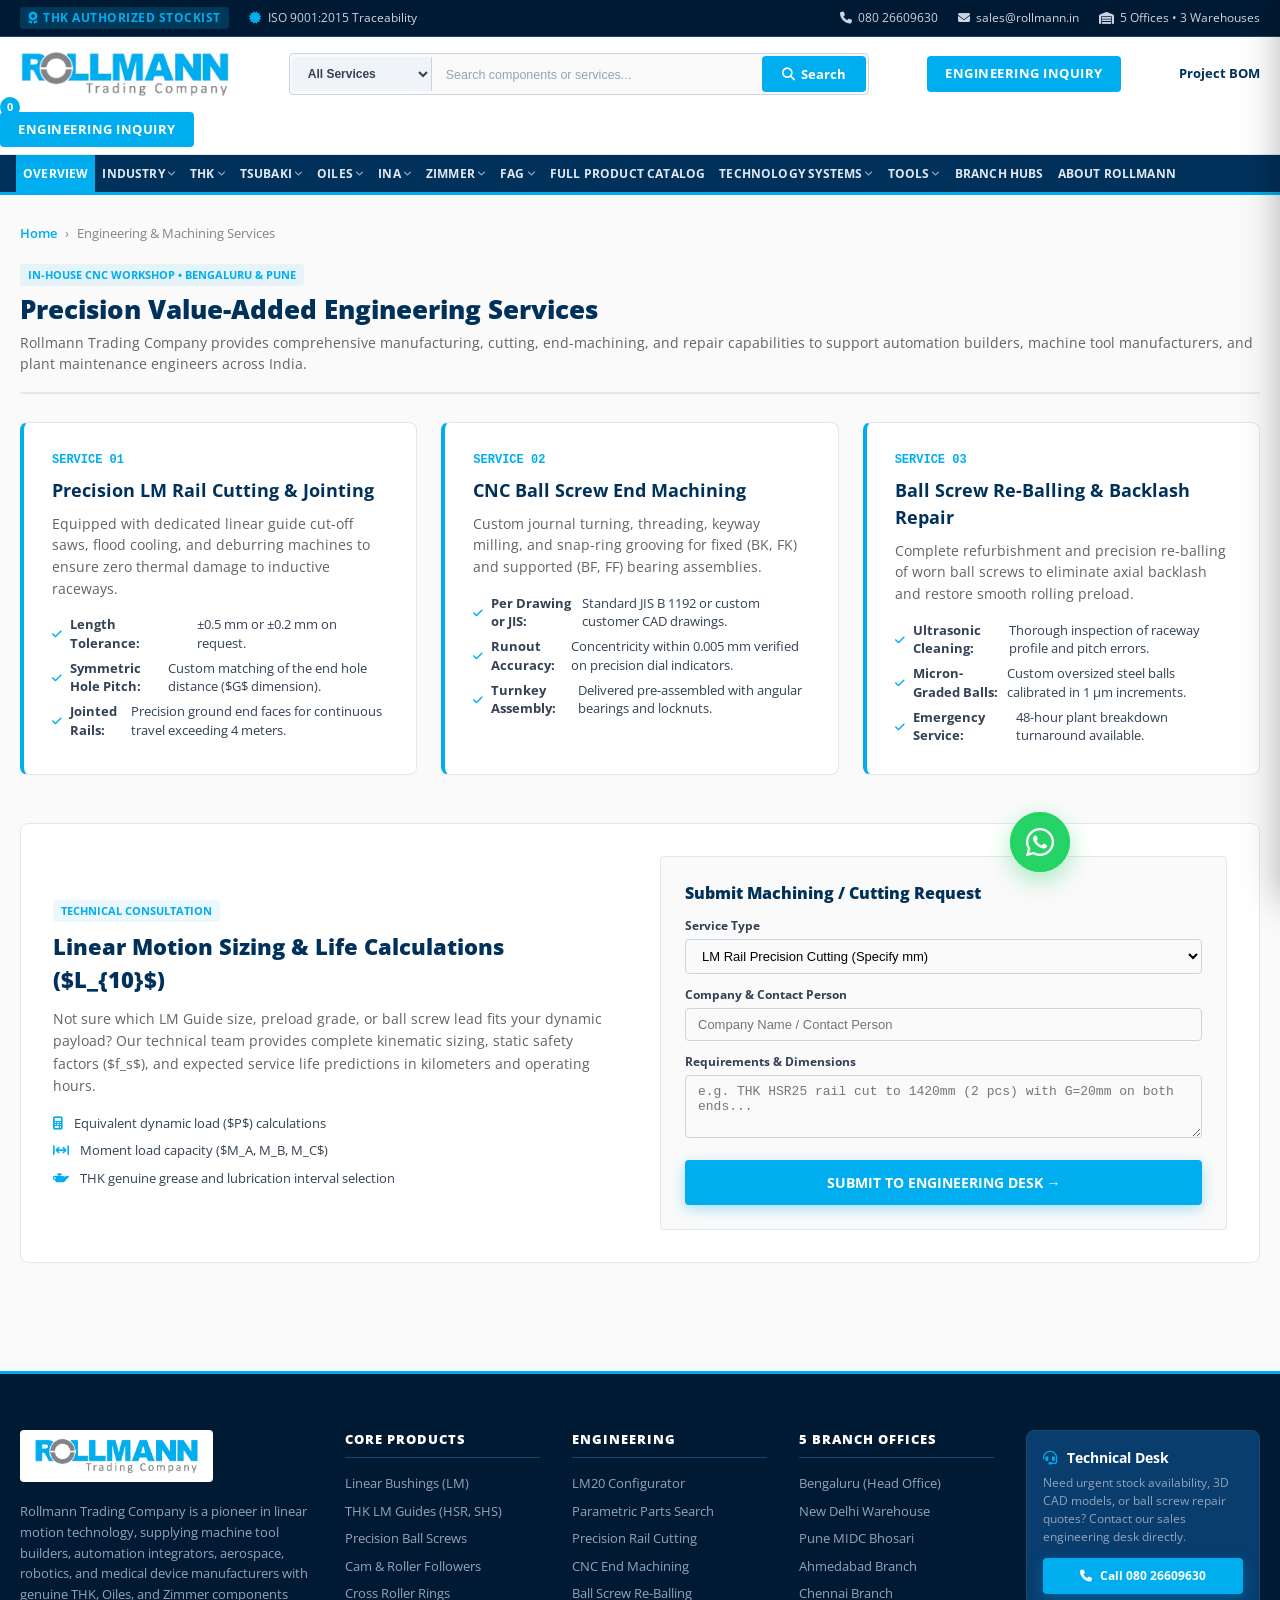
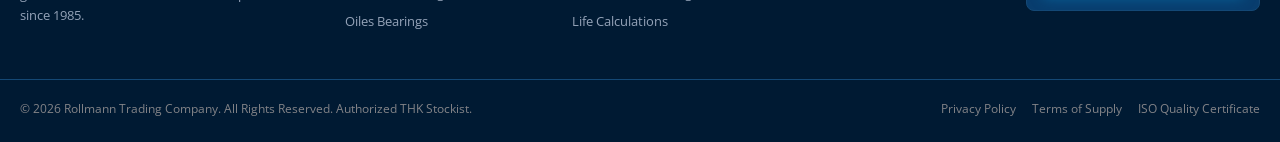
<file: services.html>
<!DOCTYPE html>
<html lang="en">
<head>
  <meta charset="UTF-8">
  <meta name="viewport" content="width=device-width, initial-scale=1.0">
  <title>Precision LM Rail Cutting &amp; CNC Ball Screw Machining India | Rollmann</title>
  <meta name="description" content="In-house precision rail cutting (±0.5mm), CNC ball screw journal end-machining, ball screw refurbishment, re-balling, and mathematical sizing support. Rollmann Trading Company.">
  <meta name="keywords" content="LM rail cutting India, ball screw end machining, ball screw repair Bengaluru, BK BF end machining, linear motion engineering India, Rollmann machine shop">
  <link rel="canonical" href="https://rollmann.in/services.html">
  <meta property="og:locale" content="en_IN">
  <meta property="og:type" content="website">
  <meta property="og:title" content="Precision LM Rail Cutting &amp; CNC Machining | Rollmann India">
  <meta property="og:description" content="Certified precision cutting and CNC end journal machining for THK linear guides and ball screws.">
  <meta property="og:url" content="https://rollmann.in/services.html">
  <meta property="og:site_name" content="Rollmann Trading Company">
  <meta property="og:image" content="https://rollmann.in/images/rollmann_logo_white_bg.png">
  <meta name="twitter:card" content="summary_large_image">
  <meta name="twitter:title" content="Precision Rail Cutting &amp; CNC Machining | Rollmann">
  <meta name="twitter:description" content="CNC end machining and precision rail cutting for machine tool builders in India.">
  <meta name="twitter:image" content="https://rollmann.in/images/rollmann_logo_white_bg.png">
  <link rel="preconnect" href="https://fonts.googleapis.com">
  <link rel="preconnect" href="https://fonts.gstatic.com" crossorigin>
  <link href="https://fonts.googleapis.com/css2?family=Open+Sans:ital,wght@0,400;0,600;0,700;0,800;0,900;1,400&display=swap" rel="stylesheet">
  <link rel="stylesheet" href="styles.css">
  <link rel="stylesheet" href="https://cdnjs.cloudflare.com/ajax/libs/font-awesome/6.4.0/css/all.min.css">
  <script type="application/ld+json">
  {
    "@context": "https://schema.org",
    "@graph": [
      {
        "@type": "Service",
        "@id": "https://rollmann.in/services.html#service",
        "name": "Precision LM Rail Cutting & CNC Ball Screw End Machining",
        "serviceType": "Precision Industrial CNC Machining",
        "provider": {
          "@type": "Organization",
          "name": "Rollmann Trading Company",
          "url": "https://rollmann.in"
        },
        "description": "In-house precision rail cutting to ±0.5mm tolerance, custom CNC turning and milling of ball screw ends for BK/BF support units.",
        "areaServed": {
          "@type": "Country",
          "name": "India"
        }
      },
      {
        "@type": "BreadcrumbList",
        "@id": "https://rollmann.in/services.html#breadcrumb",
        "itemListElement": [
          {
            "@type": "ListItem",
            "position": 1,
            "name": "Home",
            "item": "https://rollmann.in/"
          },
          {
            "@type": "ListItem",
            "position": 2,
            "name": "Engineering Services",
            "item": "https://rollmann.in/services.html"
          }
        ]
      }
    ]
  }
  </script>
</head>
<body>

  <div class="top-bar">
    <div class="container top-bar-inner">
      <div class="top-bar-left">
        <span class="top-bar-badge"><i class="fa-solid fa-award"></i> THK AUTHORIZED STOCKIST</span>
        <span><i class="fa-solid fa-certificate" style="color:var(--rollmann-cyan); margin-right:4px;"></i> ISO 9001:2015 Traceability</span>
      </div>
      <div class="top-bar-right">
        <a href="tel:+918026609630" class="top-link"><i class="fa-solid fa-phone"></i> 080 26609630</a>
        <a href="mailto:sales@rollmann.in" class="top-link"><i class="fa-solid fa-envelope"></i> sales@rollmann.in</a>
        <a href="contact-us.html" class="top-link"><i class="fa-solid fa-warehouse"></i> 5 Offices &bull; 3 Warehouses</a>
      </div>
    </div>
  </div>

  <header class="main-header">
    <div class="container header-main-row">
            <a href="index.html" class="brand-logo">
        <img src="images/rollmann_logo_white_bg.png" alt="Rollmann Trading Company" class="brand-logo-img">
      </a>

      <div class="header-search-wrap">
        <div class="header-search-box">
          <select class="search-category-select">
            <option value="all">All Services</option>
            <option value="LM">Linear Bushings</option>
            <option value="HSR">LM Guides</option>
            <option value="Ball">Ball Screws</option>
          </select>
          <input type="text" id="globalSearchInput" class="header-search-input" placeholder="Search components or services..." autocomplete="off">
          <button type="button" class="header-search-btn" onclick="document.getElementById('globalSearchInput').focus()">
            <i class="fa-solid fa-magnifying-glass"></i> Search
          </button>
        </div>
        <div id="searchSuggestDropdown" class="search-suggest-dropdown"></div>
      </div>

            <div class="header-actions">
        <a href="contact-us.html" class="primary-rfq-btn">
          Engineering Inquiry
        </a>

        <button type="button" class="mobile-menu-toggle" aria-label="Toggle navigation">
          <i class="fa-solid fa-bars"></i>
        </button>
      </div>
            <div style="font-weight:700; font-size:13px; color:var(--navy-deep);">Project BOM</div>
          </div>
          <span class="rfq-count-badge" id="headerRfqBadge">0</span>
        </button>

        <a href="contact-us.html" class="primary-rfq-btn">
          Engineering Inquiry
        </a>

        <button type="button" class="mobile-menu-toggle" aria-label="Toggle navigation">
          <i class="fa-solid fa-bars"></i>
        </button>
      </div>
    </div>
  </header>

  <nav class="nav-bar">
    <div class="container nav-bar-inner">
      <ul class="nav-menu">
        <li class="nav-item"><a href="index.html" class="nav-link active">Overview</a></li>

        <li class="nav-item">
          <a href="products.html" class="nav-link">
            Industry <i class="fa-solid fa-chevron-down"></i>
          </a>
          <ul class="nav-dropdown">
            <li><a href="products.html?ind=automotive">Automotive &amp; EV<span class="nav-dropdown-sub">Chassis, robotic welding, battery cells</span></a></li>
            <li><a href="products.html?ind=machinetools">Machine Tools &amp; CNC<span class="nav-dropdown-sub">Milling, turning, grinding, EDM axes</span></a></li>
            <li><a href="products.html?ind=robotics">Robotics &amp; Automation<span class="nav-dropdown-sub">Articulated arms, pick-and-place, SCARA</span></a></li>
            <li><a href="products.html?ind=aerospace">Aerospace &amp; Defense<span class="nav-dropdown-sub">Flight actuators, radar positioning</span></a></li>
            <li><a href="products.html?ind=semiconductor">Semiconductor &amp; Cleanroom<span class="nav-dropdown-sub">Wafer handling, vacuum, stainless SRS</span></a></li>
            <li><a href="products.html?ind=medical">Medical &amp; Packaging<span class="nav-dropdown-sub">Diagnostic scanners, sterile bottling</span></a></li>
            <li><a href="products.html?ind=heavy">Heavy Engineering<span class="nav-dropdown-sub">Steel mills, continuous casting, conveyors</span></a></li>
          </ul>
        </li>

        <li class="nav-item">
          <a href="lm-guide.html" class="nav-link">
            THK <i class="fa-solid fa-chevron-down"></i>
          </a>
          <ul class="nav-dropdown">
            <li><a href="lm-guide.html">LM Guides &amp; Rails<span class="nav-dropdown-sub">SHS, HSR, SSR, SRS Caged Ball Series</span></a></li>
            <li><a href="linear-bush.html">Linear Bushings<span class="nav-dropdown-sub">LM, LM-L, LM-AJ, LM-OP, Flanged LMF/LMK</span></a></li>
            <li><a href="ball-screws.html">Precision Ball Screws<span class="nav-dropdown-sub">Ground JIS C3/C5 BNK/BIF &amp; Rolled BTK/MTF</span></a></li>
            <li><a href="cam-followers.html">Cam &amp; Roller Followers<span class="nav-dropdown-sub">CF, CFH High-Rigidity, CF-AB Eccentric</span></a></li>
            <li><a href="cross-roller.html">Cross Roller Rings<span class="nav-dropdown-sub">RB, RE, RU Integrated High-Rigidity Rings</span></a></li>
            <li><a href="products.html?brand=THK">Linear Actuators &amp; Stages<span class="nav-dropdown-sub">KR, SKR Compact Caged Ball Modules</span></a></li>
            <li><a href="products.html?brand=THK">Ball Splines &amp; Rotary Bushings<span class="nav-dropdown-sub">LBS, LBST High-Torque Zero-Backlash</span></a></li>
          </ul>
        </li>

        <li class="nav-item">
          <a href="products.html?brand=Tsubaki" class="nav-link">
            Tsubaki <i class="fa-solid fa-chevron-down"></i>
          </a>
          <ul class="nav-dropdown">
            <li><a href="products.html?brand=Tsubaki">Drive &amp; Roller Chains<span class="nav-dropdown-sub">ANSI/BS Standard &amp; Lambda Lube-Free</span></a></li>
            <li><a href="products.html?brand=Tsubaki">Cable Carriers &amp; Cableveyors<span class="nav-dropdown-sub">Plastic &amp; Steel Cable Protection Tracks</span></a></li>
            <li><a href="products.html?brand=Tsubaki">Power Cylinders &amp; Actuators<span class="nav-dropdown-sub">Linipower &amp; Multi-Cylinder Screw Jacks</span></a></li>
            <li><a href="products.html?brand=Tsubaki">Sprockets &amp; Shaft Couplings<span class="nav-dropdown-sub">Precision Roller Chain &amp; Beam Couplings</span></a></li>
            <li><a href="products.html?brand=Tsubaki">Cam Clutches &amp; Overload Protectors<span class="nav-dropdown-sub">One-Way Overrunning &amp; Shock Relievers</span></a></li>
          </ul>
        </li>

        <li class="nav-item">
          <a href="products.html?brand=Oiles" class="nav-link">
            Oiles <i class="fa-solid fa-chevron-down"></i>
          </a>
          <ul class="nav-dropdown">
            <li><a href="products.html?brand=Oiles">Oiles 500SP Bronze Bearings<span class="nav-dropdown-sub">Solid Bronze with Graphite Lubricant Plugs</span></a></li>
            <li><a href="products.html?brand=Oiles">Oiles Drymet LF / LFB Bushings<span class="nav-dropdown-sub">PTFE Layered Self-Lubricating Composite</span></a></li>
            <li><a href="products.html?brand=Oiles">Oiles Fiberflon Bearings<span class="nav-dropdown-sub">Filament Wound High-Load Bushings</span></a></li>
            <li><a href="products.html?brand=Oiles">Oiles Glitron &amp; Cermet<span class="nav-dropdown-sub">High Wear Resistance Solid Plain Bearings</span></a></li>
            <li><a href="products.html?brand=Oiles">Die &amp; Mold Components<span class="nav-dropdown-sub">Guide Post Sets &amp; Wear Slide Plates</span></a></li>
          </ul>
        </li>

        <li class="nav-item">
          <a href="products.html?brand=INA" class="nav-link">
            INA <i class="fa-solid fa-chevron-down"></i>
          </a>
          <ul class="nav-dropdown">
            <li><a href="products.html?brand=INA">Needle Roller Bearings<span class="nav-dropdown-sub">Drawn Cup HK/BK &amp; Machined Ring NK/RNA</span></a></li>
            <li><a href="products.html?brand=INA">Monorail Guidance Systems<span class="nav-dropdown-sub">KUVE, KUSE &amp; Roller Guideways RUE</span></a></li>
            <li><a href="products.html?brand=INA">Track Rollers &amp; Cam Followers<span class="nav-dropdown-sub">Stud Type KR/NUKR &amp; Yoke Type NUTR</span></a></li>
            <li><a href="products.html?brand=INA">Linear Bushings &amp; Shafts<span class="nav-dropdown-sub">KB, KBS, KBO Precision Ball Bushings</span></a></li>
            <li><a href="products.html?brand=INA">Plain Spherical Bushings<span class="nav-dropdown-sub">ELGOGLIDE Maintenance-Free Technology</span></a></li>
          </ul>
        </li>

        <li class="nav-item">
          <a href="products.html?brand=Zimmer" class="nav-link">
            Zimmer <i class="fa-solid fa-chevron-down"></i>
          </a>
          <ul class="nav-dropdown">
            <li><a href="products.html?brand=Zimmer">Pneumatic Rail Clamps &amp; Brakes<span class="nav-dropdown-sub">MBPS, UBPS, LBHS Safety Holding Elements</span></a></li>
            <li><a href="products.html?brand=Zimmer">Manual Clamping Elements<span class="nav-dropdown-sub">HK, MK Series with Fast Locking Lever</span></a></li>
            <li><a href="products.html?brand=Zimmer">Hydraulic Guide Rail Clamps<span class="nav-dropdown-sub">KBHS, LBHS High-Capacity Clamping</span></a></li>
            <li><a href="products.html?brand=Zimmer">Industrial Shock Absorbers<span class="nav-dropdown-sub">Powerstop Precision Kinetic Dampers</span></a></li>
            <li><a href="products.html?brand=Zimmer">Robotics Grippers &amp; EOAT<span class="nav-dropdown-sub">2-Jaw Pneumatic &amp; Electric Grippers</span></a></li>
          </ul>
        </li>

        <li class="nav-item">
          <a href="products.html?brand=FAG" class="nav-link">
            FAG <i class="fa-solid fa-chevron-down"></i>
          </a>
          <ul class="nav-dropdown">
            <li><a href="products.html?brand=FAG">Deep Groove Ball Bearings<span class="nav-dropdown-sub">Generation C 6000, 6200, 6300 Series</span></a></li>
            <li><a href="products.html?brand=FAG">Precision Spindle Bearings<span class="nav-dropdown-sub">B7000 High-Speed Ceramic Hybrid Sets</span></a></li>
            <li><a href="products.html?brand=FAG">Cylindrical Roller Bearings<span class="nav-dropdown-sub">NU, NJ, NUP Heavy Radial Load E-XL</span></a></li>
            <li><a href="products.html?brand=FAG">Spherical Roller Bearings<span class="nav-dropdown-sub">22200, 22300 Severe Vibrating Screen Series</span></a></li>
            <li><a href="products.html?brand=FAG">Angular Contact Bearings<span class="nav-dropdown-sub">Single Row 7200/7300 &amp; Double Row 3200</span></a></li>
            <li><a href="products.html?brand=FAG">Pillow Block &amp; Flange Units<span class="nav-dropdown-sub">Black Series Cast Iron Mounted Housings</span></a></li>
          </ul>
        </li>

        <li class="nav-item"><a href="products.html" class="nav-link">Full Product Catalog</a></li>

        <li class="nav-item">
          <a href="products.html" class="nav-link">
            Technology Systems <i class="fa-solid fa-chevron-down"></i>
          </a>
          <div class="mega-dropdown">
            <div class="mega-grid">
              <div>
                <div class="mega-col-title">Linear Motion Systems</div>
                <ul class="mega-list">
                  <li><a href="linear-bush.html">Linear Bushings (LM) <span class="mega-badge">Configurator</span></a></li>
                  <li><a href="lm-guide.html">LM Guides &amp; Rails (HSR, SHS) <span class="mega-badge">Heavy Load</span></a></li>
                  <li><a href="ball-screws.html">Precision Ball Screws (BNK, BIF) <span class="mega-badge">JIS C3/C5</span></a></li>
                  <li><a href="cam-followers.html">Cam Followers &amp; Track Rollers <span class="mega-badge">Needle Roller</span></a></li>
                  <li><a href="cross-roller.html">Cross Roller Rings (RB, RE, RU) <span class="mega-badge">Rigidity</span></a></li>
                </ul>
              </div>
              <div>
                <div class="mega-col-title">Engineered Bearings</div>
                <ul class="mega-list">
                  <li><a href="products.html?brand=Oiles">Oiles 500SP Solid Bronze <span class="mega-badge">Self-Lube</span></a></li>
                  <li><a href="products.html?brand=Oiles">Oiles Drymet Bushings (LFB) <span class="mega-badge">Low Friction</span></a></li>
                  <li><a href="products.html?brand=Zimmer">Zimmer Pneumatic Clamps <span class="mega-badge">Brakes</span></a></li>
                  <li><a href="products.html?brand=THK">Ball Splines &amp; Rotary Bushings <span class="mega-badge">Torque</span></a></li>
                  <li><a href="products.html?brand=Tsubaki">Cable Carriers &amp; Chains <span class="mega-badge">Power</span></a></li>
                </ul>
              </div>
              <div>
                <div class="mega-col-title">Machining &amp; Workshop</div>
                <ul class="mega-list">
                  <li><a href="services.html">Precision LM Rail Cutting <span class="mega-badge">&plusmn;0.5mm</span></a></li>
                  <li><a href="services.html">CNC Ball Screw End Machining <span class="mega-badge">BK/BF</span></a></li>
                  <li><a href="services.html">Ball Screw Re-Balling &amp; Repair <span class="mega-badge">Zero Play</span></a></li>
                  <li><a href="linear-bush.html#calc">Kinematic Fatigue Calculator <span class="mega-badge">L10 Engine</span></a></li>
                  <li><a href="contact-us.html">On-Site Retrofitting <span class="mega-badge">Pan-India</span></a></li>
                </ul>
              </div>
            </div>
          </div>
        </li>

        <li class="nav-item">
          <a href="linear-bush.html" class="nav-link">
            Tools <i class="fa-solid fa-chevron-down"></i>
          </a>
          <ul class="nav-dropdown dropdown-right">
            <li><a href="linear-bush.html">LM20 Configurator<span class="nav-dropdown-sub">Interactive 3D/2D CAD Bushing Model</span></a></li>
            <li><a href="linear-bush.html#tolerance">Engineering Telemetry<span class="nav-dropdown-sub">ISO 286 Shaft &amp; Housing Fit Visualizer</span></a></li>
            <li><a href="linear-bush.html#calc">Interactive Kinematic Life &amp; Fatigue Calculator<span class="nav-dropdown-sub">THK L10 Travel Life &amp; L10h Operating Hours</span></a></li>
          </ul>
        </li>

        <li class="nav-item"><a href="contact-us.html" class="nav-link">Branch Hubs</a></li>
        <li class="nav-item"><a href="about-us.html" class="nav-link">About Rollmann</a></li>
      </ul>

      <div class="nav-ticker">
        <i class="fa-solid fa-award"></i> Authorized THK Co., Ltd. (Tokyo, Japan) Central Hub
      </div>
    </div>
  </nav>

  <main class="product-detail-container">
    <div class="container">
      
      <div class="breadcrumb">
        <a href="index.html">Home</a>
        <span>&rsaquo;</span>
        <span>Engineering &amp; Machining Services</span>
      </div>

      <div class="product-header-block">
        <div>
          <span class="badge-blue">IN-HOUSE CNC WORKSHOP &bull; BENGALURU &amp; PUNE</span>
          <h1 class="product-heading-title" style="margin-top:4px;">Precision Value-Added Engineering Services</h1>
          <p class="product-heading-sub">
            Rollmann Trading Company provides comprehensive manufacturing, cutting, end-machining, and repair capabilities to support automation builders, machine tool manufacturers, and plant maintenance engineers across India.
          </p>
        </div>
      </div>

      <div class="services-grid" style="margin-bottom:48px;">
        <div class="service-card">
          <div class="service-num">SERVICE 01</div>
          <h3 class="service-title">Precision LM Rail Cutting &amp; Jointing</h3>
          <p class="service-desc">
            Equipped with dedicated linear guide cut-off saws, flood cooling, and deburring machines to ensure zero thermal damage to inductive raceways.
          </p>
          <ul class="service-features">
            <li><i class="fa-solid fa-check"></i> <strong>Length Tolerance:</strong> &plusmn;0.5 mm or &plusmn;0.2 mm on request.</li>
            <li><i class="fa-solid fa-check"></i> <strong>Symmetric Hole Pitch:</strong> Custom matching of the end hole distance ($G$ dimension).</li>
            <li><i class="fa-solid fa-check"></i> <strong>Jointed Rails:</strong> Precision ground end faces for continuous travel exceeding 4 meters.</li>
          </ul>
        </div>

        <div class="service-card">
          <div class="service-num">SERVICE 02</div>
          <h3 class="service-title">CNC Ball Screw End Machining</h3>
          <p class="service-desc">
            Custom journal turning, threading, keyway milling, and snap-ring grooving for fixed (BK, FK) and supported (BF, FF) bearing assemblies.
          </p>
          <ul class="service-features">
            <li><i class="fa-solid fa-check"></i> <strong>Per Drawing or JIS:</strong> Standard JIS B 1192 or custom customer CAD drawings.</li>
            <li><i class="fa-solid fa-check"></i> <strong>Runout Accuracy:</strong> Concentricity within 0.005 mm verified on precision dial indicators.</li>
            <li><i class="fa-solid fa-check"></i> <strong>Turnkey Assembly:</strong> Delivered pre-assembled with angular bearings and locknuts.</li>
          </ul>
        </div>

        <div class="service-card">
          <div class="service-num">SERVICE 03</div>
          <h3 class="service-title">Ball Screw Re-Balling &amp; Backlash Repair</h3>
          <p class="service-desc">
            Complete refurbishment and precision re-balling of worn ball screws to eliminate axial backlash and restore smooth rolling preload.
          </p>
          <ul class="service-features">
            <li><i class="fa-solid fa-check"></i> <strong>Ultrasonic Cleaning:</strong> Thorough inspection of raceway profile and pitch errors.</li>
            <li><i class="fa-solid fa-check"></i> <strong>Micron-Graded Balls:</strong> Custom oversized steel balls calibrated in 1 &mu;m increments.</li>
            <li><i class="fa-solid fa-check"></i> <strong>Emergency Service:</strong> 48-hour plant breakdown turnaround available.</li>
          </ul>
        </div>
      </div>

      <div style="background:var(--white); border:1px solid var(--gray-200); border-radius:var(--radius-md); padding:32px; margin-bottom:48px;">
        <div style="display:grid; grid-template-columns:1fr 1fr; gap:40px; align-items:center;">
          <div>
            <span class="badge-blue">TECHNICAL CONSULTATION</span>
            <h2 style="font-size:22px; font-weight:800; color:var(--navy-deep); margin:8px 0 12px 0;">
              Linear Motion Sizing &amp; Life Calculations ($L_{10}$)
            </h2>
            <p style="font-size:14px; color:var(--gray-600); line-height:1.6; margin-bottom:16px;">
              Not sure which LM Guide size, preload grade, or ball screw lead fits your dynamic payload? Our technical team provides complete kinematic sizing, static safety factors ($f_s$), and expected service life predictions in kilometers and operating hours.
            </p>
            <div style="display:flex; flex-direction:column; gap:8px; font-size:13px; color:var(--gray-700);">
              <div><i class="fa-solid fa-calculator" style="color:var(--orange-bright); margin-right:8px;"></i> Equivalent dynamic load ($P$) calculations</div>
              <div><i class="fa-solid fa-arrows-left-right-to-line" style="color:var(--orange-bright); margin-right:8px;"></i> Moment load capacity ($M_A, M_B, M_C$)</div>
              <div><i class="fa-solid fa-oil-can" style="color:var(--orange-bright); margin-right:8px;"></i> THK genuine grease and lubrication interval selection</div>
            </div>
          </div>

          <div style="background:var(--gray-50); border:1px solid var(--gray-200); border-radius:var(--radius-sm); padding:24px;">
            <h3 style="font-size:16px; font-weight:800; color:var(--navy-deep); margin-bottom:12px;">Submit Machining / Cutting Request</h3>
            <form onsubmit="event.preventDefault(); rollmannApp.showToast('Machining request submitted! Our engineering desk will respond within 4 business hours.');">
              <div style="margin-bottom:12px;">
                <label style="font-size:12px; font-weight:700; color:var(--gray-700); display:block; margin-bottom:4px;">Service Type</label>
                <select class="filter-select">
                  <option>LM Rail Precision Cutting (Specify mm)</option>
                  <option>Ball Screw Custom End-Machining (Attach CAD)</option>
                  <option>Ball Screw Refurbishment / Re-Balling</option>
                  <option>Engineering Life Calculation &amp; Sizing</option>
                </select>
              </div>
              <div style="margin-bottom:12px;">
                <label style="font-size:12px; font-weight:700; color:var(--gray-700); display:block; margin-bottom:4px;">Company &amp; Contact Person</label>
                <input type="text" class="filter-select" placeholder="Company Name / Contact Person" required>
              </div>
              <div style="margin-bottom:16px;">
                <label style="font-size:12px; font-weight:700; color:var(--gray-700); display:block; margin-bottom:4px;">Requirements &amp; Dimensions</label>
                <textarea class="filter-select" rows="3" placeholder="e.g. THK HSR25 rail cut to 1420mm (2 pcs) with G=20mm on both ends..."></textarea>
              </div>
              <button type="submit" class="btn-primary" style="width:100%; justify-content:center; text-transform:uppercase;">
                Submit to Engineering Desk &rarr;
              </button>
            </form>
          </div>
        </div>
      </div>

    </div>
  </main>

  <footer class="site-footer">
    <div class="container footer-top-grid">
            <div>
        <div class="footer-logo-badge">
          <img src="images/rollmann_logo_white_bg.png" alt="Rollmann Trading Company" style="height:36px; width:auto; display:block;">
        </div>
        <p class="footer-brand-desc">
          Rollmann Trading Company is a pioneer in linear motion technology, supplying machine tool builders, automation integrators, aerospace, robotics, and medical device manufacturers with genuine THK, Oiles, and Zimmer components since 1985.
        </p>
      </div>

      <div>
        <h4 class="footer-col-head">Core Products</h4>
        <ul class="footer-links-list">
          <li><a href="linear-bush.html">Linear Bushings (LM)</a></li>
          <li><a href="lm-guide.html">THK LM Guides (HSR, SHS)</a></li>
          <li><a href="ball-screws.html">Precision Ball Screws</a></li>
          <li><a href="cam-followers.html">Cam &amp; Roller Followers</a></li>
          <li><a href="cross-roller.html">Cross Roller Rings</a></li>
          <li><a href="products.html?brand=Oiles">Oiles Bearings</a></li>
        </ul>
      </div>

      <div>
        <h4 class="footer-col-head">Engineering</h4>
        <ul class="footer-links-list">
          <li><a href="linear-bush.html">LM20 Configurator</a></li>
          <li><a href="products.html">Parametric Parts Search</a></li>
          <li><a href="services.html">Precision Rail Cutting</a></li>
          <li><a href="services.html">CNC End Machining</a></li>
          <li><a href="services.html">Ball Screw Re-Balling</a></li>
          <li><a href="services.html">Life Calculations</a></li>
        </ul>
      </div>

      <div>
        <h4 class="footer-col-head">5 Branch Offices</h4>
        <ul class="footer-links-list">
          <li><a href="contact-us.html">Bengaluru (Head Office)</a></li>
          <li><a href="contact-us.html">New Delhi Warehouse</a></li>
          <li><a href="contact-us.html">Pune MIDC Bhosari</a></li>
          <li><a href="contact-us.html">Ahmedabad Branch</a></li>
          <li><a href="contact-us.html">Chennai Branch</a></li>
        </ul>
      </div>

      <div>
        <div class="footer-rfq-box">
          <h4><i class="fa-solid fa-headset" style="color:var(--orange-bright); margin-right:6px;"></i> Technical Desk</h4>
          <p>Need urgent stock availability, 3D CAD models, or ball screw repair quotes? Contact our sales engineering desk directly.</p>
          <a href="tel:+918026609630" class="btn-primary" style="width:100%; justify-content:center; padding:9px; font-size:12px;">
            <i class="fa-solid fa-phone"></i> Call 080 26609630
          </a>
        </div>
      </div>
    </div>

    <div class="container footer-bottom-bar">
      <div>&copy; 2026 Rollmann Trading Company. All Rights Reserved. Authorized THK Stockist.</div>
      <div style="display:flex; gap:16px;">
        <a href="about-us.html">Privacy Policy</a>
        <a href="about-us.html">Terms of Supply</a>
        <a href="contact-us.html">ISO Quality Certificate</a>
      </div>
    </div>
  </footer>

  <script src="whatsapp-config.js"></script>
  <script src="whatsapp-router.js"></script>
  <script src="app.js"></script>
</body>
</html>
</file>
<file: styles.css>
:root {
  --rollmann-cyan: #00ADEF;
  --rollmann-cyan-hover: #0095CE;
  --rollmann-cyan-light: rgba(0, 173, 239, 0.08);
  --rollmann-cyan-border: rgba(0, 173, 239, 0.35);
  --rollmann-grey: #838488;
  --rollmann-navy: #00315B;
  --rollmann-navy-dark: #001A33;
  --rollmann-steel: #144875;
  --rollmann-petrol: #2B5672;
  --navy-dark: #001A33;
  --navy-deep: #00315B;
  --navy-card: #083D6E;
  --navy-border: #144875;
  --blue-primary: #00ADEF;
  --blue-bright: #00ADEF;
  --blue-accent: #00ADEF;
  --orange-accent: #00ADEF;
  --orange-bright: #00ADEF;
  --white: #FFFFFF;
  --gray-50: #FAFAFA;
  --gray-100: #F0F4F8;
  --gray-200: #E2E8F0;
  --gray-300: #CBD5E1;
  --gray-400: #94A3B8;
  --gray-500: #838488;
  --gray-600: #636363;
  --gray-700: #334155;
  --gray-900: #0F172A;
  --font-main: 'Open Sans', -apple-system, BlinkMacSystemFont, "Segoe UI", Roboto, "Helvetica Neue", Arial, sans-serif;
  --font-mono: "SF Mono", "Roboto Mono", Consolas, "Courier New", monospace;
  --container-max: 1280px;
  --radius-sm: 4px;
  --radius-md: 8px;
  --radius-lg: 12px;
  --shadow-sm: 0 1px 3px rgba(0, 49, 91, 0.08);
  --shadow-md: 0 4px 12px rgba(0, 49, 91, 0.12);
  --shadow-lg: 0 10px 30px rgba(0, 49, 91, 0.22);
}

* {
  margin: 0;
  padding: 0;
  box-sizing: border-box;
}

html {
  scroll-behavior: smooth;
  font-size: 15px;
}

body {
  font-family: var(--font-main);
  background-color: var(--gray-50);
  color: var(--gray-900);
  line-height: 1.5;
  -webkit-font-smoothing: antialiased;
}

a {
  color: inherit;
  text-decoration: none;
}

img {
  max-width: 100%;
  height: auto;
  display: block;
}

button {
  font-family: inherit;
  cursor: pointer;
  border: none;
  background: none;
}

.container {
  width: 100%;
  max-width: var(--container-max);
  margin: 0 auto;
  padding: 0 20px;
}

.top-bar {
  background: var(--navy-dark);
  color: var(--gray-300);
  font-size: 12px;
  border-bottom: 1px solid var(--navy-border);
  padding: 7px 0;
}

.top-bar-inner {
  display: flex;
  justify-content: space-between;
  align-items: center;
  flex-wrap: wrap;
  gap: 12px;
}

.top-bar-left, .top-bar-right {
  display: flex;
  align-items: center;
  gap: 20px;
}

.top-bar-badge {
  background: rgba(0, 173, 239, 0.2);
  color: var(--rollmann-cyan);
  padding: 2px 8px;
  border-radius: var(--radius-sm);
  font-weight: 700;
  letter-spacing: 0.04em;
  display: inline-flex;
  align-items: center;
  gap: 6px;
}

.top-link {
  color: var(--gray-300);
  transition: color 0.2s ease;
  display: inline-flex;
  align-items: center;
  gap: 6px;
}

.top-link:hover {
  color: var(--rollmann-cyan);
}

.main-header {
  background: var(--white);
  color: var(--navy-deep);
  padding: 14px 0;
  position: sticky;
  top: 0;
  z-index: 1000;
  box-shadow: 0 2px 10px rgba(0, 49, 91, 0.08);
  border-bottom: 1px solid var(--gray-200);
}

.header-main-row {
  display: flex;
  align-items: center;
  justify-content: space-between;
  gap: 24px;
}

.brand-logo {
  display: flex;
  align-items: center;
  gap: 12px;
}

.brand-logo-img {
  height: 46px;
  width: auto;
  display: block;
  object-fit: contain;
}

.brand-title {
  font-family: var(--font-main);
  font-size: 26px;
  font-weight: 900;
  letter-spacing: 0.06em;
  color: var(--rollmann-cyan);
  line-height: 1;
}

.brand-title span {
  color: var(--rollmann-grey);
}

.brand-subtitle {
  font-size: 10px;
  letter-spacing: 0.12em;
  text-transform: uppercase;
  color: var(--rollmann-grey);
  margin-top: 4px;
  font-weight: 700;
}

.header-search-wrap {
  flex: 1;
  max-width: 580px;
  position: relative;
}

.header-search-box {
  display: flex;
  align-items: center;
  background: var(--gray-50);
  border: 1.5px solid var(--gray-300);
  border-radius: var(--radius-sm);
  padding: 2px;
  transition: border-color 0.2s ease;
}

.header-search-box:focus-within {
  border-color: var(--rollmann-cyan);
  background: var(--white);
  box-shadow: 0 0 0 2px rgba(0, 173, 239, 0.15);
}

.search-category-select {
  background: var(--gray-100);
  border: none;
  font-size: 12px;
  font-weight: 600;
  color: var(--gray-700);
  padding: 9px 12px;
  border-radius: var(--radius-sm) 0 0 var(--radius-sm);
  outline: none;
  border-right: 1px solid var(--gray-300);
  cursor: pointer;
}

.header-search-input {
  flex: 1;
  border: none;
  background: transparent;
  padding: 8px 14px;
  font-size: 13.5px;
  outline: none;
  color: var(--gray-900);
}

.header-search-input::placeholder {
  color: var(--gray-400);
  font-size: 12.5px;
}

.header-search-btn {
  background: var(--rollmann-cyan);
  color: var(--white);
  padding: 9px 20px;
  border-radius: var(--radius-sm);
  font-weight: 700;
  font-size: 13px;
  display: flex;
  align-items: center;
  gap: 6px;
  transition: background 0.2s ease;
}

.header-search-btn:hover {
  background: var(--rollmann-navy);
}

.search-suggest-dropdown {
  position: absolute;
  top: calc(100% + 6px);
  left: 0;
  right: 0;
  background: var(--white);
  color: var(--gray-900);
  border: 1px solid var(--gray-300);
  border-radius: var(--radius-sm);
  box-shadow: var(--shadow-lg);
  max-height: 380px;
  overflow-y: auto;
  z-index: 1100;
  display: none;
}

.search-suggest-dropdown.active {
  display: block;
}

.suggest-header {
  padding: 8px 14px;
  font-size: 11px;
  font-weight: 700;
  text-transform: uppercase;
  color: var(--gray-500);
  background: var(--gray-50);
  border-bottom: 1px solid var(--gray-200);
}

.suggest-item {
  display: flex;
  align-items: center;
  justify-content: space-between;
  padding: 10px 14px;
  border-bottom: 1px solid var(--gray-100);
  cursor: pointer;
  transition: background 0.15s ease;
}

.suggest-item:hover {
  background: var(--rollmann-cyan-light);
}

.suggest-item-code {
  font-family: var(--font-mono);
  font-weight: 700;
  color: var(--rollmann-cyan);
  font-size: 13px;
}

.suggest-item-desc {
  font-size: 12px;
  color: var(--gray-600);
  margin-top: 2px;
}

.suggest-item-tag {
  font-size: 10px;
  padding: 2px 6px;
  background: var(--gray-200);
  border-radius: var(--radius-sm);
  font-weight: 600;
  color: var(--gray-700);
}

.header-actions {
  display: flex;
  align-items: center;
  gap: 16px;
}

.header-rfq-btn {
  display: flex;
  align-items: center;
  gap: 10px;
  background: var(--gray-100);
  border: 1px solid var(--gray-300);
  padding: 8px 14px;
  border-radius: var(--radius-sm);
  color: var(--navy-deep);
  font-size: 12.5px;
  transition: all 0.2s ease;
  cursor: pointer;
}

.header-rfq-btn:hover {
  background: var(--gray-200);
  border-color: var(--rollmann-cyan);
}

.rfq-count-badge {
  background: var(--rollmann-cyan);
  color: var(--white);
  font-size: 11px;
  font-weight: 700;
  width: 20px;
  height: 20px;
  border-radius: 50%;
  display: flex;
  align-items: center;
  justify-content: center;
}

.primary-rfq-btn {
  background: var(--rollmann-cyan);
  color: var(--white);
  font-size: 12.5px;
  font-weight: 700;
  padding: 9px 18px;
  border-radius: var(--radius-sm);
  text-transform: uppercase;
  letter-spacing: 0.04em;
  transition: background 0.2s ease, transform 0.15s ease;
}

.primary-rfq-btn:hover {
  background: var(--rollmann-navy);
  transform: translateY(-1px);
}

.mobile-menu-toggle {
  display: none;
  font-size: 22px;
  color: var(--navy-deep);
}

.nav-bar {
  background: var(--navy-deep);
  border-bottom: 3px solid var(--rollmann-cyan);
}

.nav-bar-inner {
  display: flex;
  align-items: center;
  justify-content: space-between;
  width: 100%;
  max-width: 1520px;
  padding: 0 16px;
  gap: 10px;
}

.nav-menu {
  display: flex;
  align-items: center;
  list-style: none;
  margin: 0;
  padding: 0;
  flex-wrap: nowrap;
}

.nav-item {
  position: relative;
}

.nav-link {
  display: flex;
  align-items: center;
  gap: 3px;
  padding: 10px 7px;
  font-size: 11.5px;
  font-weight: 700;
  color: var(--gray-200);
  text-transform: uppercase;
  letter-spacing: 0.015em;
  transition: all 0.15s ease;
  white-space: nowrap;
}

.nav-link:hover, .nav-link.active {
  color: var(--white);
  background: var(--rollmann-cyan);
}

.nav-link i.fa-chevron-down {
  font-size: 8px;
  opacity: 0.75;
  transition: transform 0.2s ease;
}

.nav-item:hover > .nav-link i.fa-chevron-down {
  transform: rotate(180deg);
}

.nav-dropdown {
  position: absolute;
  top: 100%;
  left: 0;
  background: var(--white);
  min-width: 270px;
  border-radius: 0 0 var(--radius-sm) var(--radius-sm);
  border: 1px solid var(--gray-200);
  border-top: 3px solid var(--rollmann-cyan);
  box-shadow: 0 12px 30px rgba(0, 31, 63, 0.15);
  display: none;
  z-index: 1050;
  padding: 6px 0;
  list-style: none;
}

.nav-dropdown.dropdown-right {
  left: auto;
  right: 0;
}

.nav-item:hover > .nav-dropdown {
  display: block;
}

.nav-dropdown li a {
  display: flex;
  flex-direction: column;
  padding: 7px 14px;
  color: var(--navy-deep);
  text-decoration: none;
  font-size: 11.5px;
  font-weight: 700;
  border-bottom: 1px solid var(--gray-100);
  transition: background 0.15s ease, color 0.15s ease, padding-left 0.15s ease;
}

.nav-dropdown li:last-child a {
  border-bottom: none;
}

.nav-dropdown li a:hover {
  background: var(--rollmann-cyan-light);
  color: var(--rollmann-cyan);
  padding-left: 18px;
}

.nav-dropdown-sub {
  font-size: 10px;
  color: var(--gray-500);
  font-weight: 500;
  margin-top: 1px;
}

.nav-ticker {
  display: flex;
  align-items: center;
  gap: 6px;
  font-size: 11px;
  font-weight: 700;
  color: var(--rollmann-cyan);
  background: rgba(0, 173, 239, 0.12);
  padding: 5px 10px;
  border-radius: 4px;
  border: 1px solid rgba(0, 173, 239, 0.3);
  white-space: nowrap;
}

@media (max-width: 1440px) {
  .nav-ticker {
    display: none;
  }
}

.mega-dropdown {
  position: absolute;
  top: 100%;
  left: 0;
  background: var(--white);
  color: var(--gray-900);
  width: 720px;
  box-shadow: var(--shadow-lg);
  border: 1px solid var(--gray-200);
  border-top: 3px solid var(--rollmann-cyan);
  border-radius: 0 0 var(--radius-sm) var(--radius-sm);
  display: none;
  z-index: 1050;
  padding: 20px;
}

.nav-item:hover > .mega-dropdown {
  display: block;
}

.mega-grid {
  display: grid;
  grid-template-columns: repeat(3, 1fr);
  gap: 24px;
}

.mega-col-title {
  font-size: 12px;
  font-weight: 800;
  text-transform: uppercase;
  letter-spacing: 0.06em;
  color: var(--rollmann-cyan);
  border-bottom: 2px solid var(--rollmann-cyan);
  padding-bottom: 6px;
  margin-bottom: 12px;
}

.mega-list {
  list-style: none;
  display: flex;
  flex-direction: column;
  gap: 8px;
}

.mega-list a {
  font-size: 13px;
  color: var(--gray-600);
  display: flex;
  align-items: center;
  justify-content: space-between;
  padding: 3px 0;
  transition: color 0.15s ease, transform 0.15s ease;
}

.mega-list a:hover {
  color: var(--rollmann-cyan);
  transform: translateX(4px);
}

.mega-badge {
  font-size: 10px;
  background: var(--gray-100);
  padding: 2px 6px;
  border-radius: var(--radius-sm);
  color: var(--gray-500);
  font-family: var(--font-mono);
}

.nav-quick-brands {
  display: flex;
  align-items: center;
  gap: 16px;
  font-size: 12px;
  color: var(--gray-300);
}

.nav-quick-brands span {
  font-weight: 700;
  color: var(--white);
}

.hero-industrial {
  background: linear-gradient(135deg, var(--navy-dark) 0%, var(--navy-deep) 60%, var(--rollmann-steel) 100%);
  color: var(--white);
  padding: 60px 0 50px;
  position: relative;
  overflow: hidden;
  border-bottom: 1px solid var(--navy-border);
}

.hero-grid {
  display: grid;
  grid-template-columns: 1.15fr 0.85fr;
  gap: 40px;
  align-items: center;
}

.hero-eyebrow {
  display: inline-flex;
  align-items: center;
  gap: 8px;
  background: rgba(0, 173, 239, 0.15);
  border: 1px solid rgba(0, 173, 239, 0.4);
  color: var(--rollmann-cyan);
  padding: 4px 12px;
  border-radius: var(--radius-sm);
  font-size: 12px;
  font-weight: 700;
  letter-spacing: 0.08em;
  text-transform: uppercase;
  margin-bottom: 16px;
}

.hero-heading {
  font-size: clamp(30px, 3.8vw, 44px);
  font-weight: 800;
  line-height: 1.15;
  margin-bottom: 16px;
  color: var(--white);
}

.hero-heading span {
  color: var(--rollmann-cyan);
}

.hero-brand-logos-headline {
  margin-bottom: 22px;
}

.hero-brand-badges-row {
  display: flex;
  align-items: center;
  gap: 12px;
  flex-wrap: wrap;
}

.hero-brand-pill {
  background: var(--white);
  padding: 10px 18px;
  border-radius: var(--radius-sm);
  display: flex;
  flex-direction: column;
  align-items: flex-start;
  box-shadow: 0 4px 15px rgba(0, 0, 0, 0.25);
  border: 1.5px solid transparent;
  transition: transform 0.2s ease, border-color 0.2s ease, box-shadow 0.2s ease;
}

.hero-brand-pill:hover {
  transform: translateY(-2px);
  border-color: var(--rollmann-cyan);
  box-shadow: 0 6px 20px rgba(0, 173, 239, 0.35);
}

.brand-name-bold {
  font-size: 22px;
  font-weight: 900;
  letter-spacing: 0.04em;
  color: var(--navy-deep);
  line-height: 1;
}

.brand-sub-tag {
  font-size: 10px;
  font-weight: 700;
  text-transform: uppercase;
  letter-spacing: 0.05em;
  color: var(--gray-600);
  margin-top: 4px;
}

.hero-desc {
  font-size: 15px;
  line-height: 1.6;
  color: var(--gray-300);
  margin-bottom: 28px;
  max-width: 620px;
}

.hero-cta-group {
  display: flex;
  align-items: center;
  gap: 14px;
  flex-wrap: wrap;
}

.btn-primary {
  background: var(--rollmann-cyan);
  color: var(--white);
  font-size: 14px;
  font-weight: 700;
  padding: 13px 28px;
  border-radius: var(--radius-sm);
  display: inline-flex;
  align-items: center;
  gap: 8px;
  transition: all 0.2s ease;
  box-shadow: 0 4px 14px rgba(0, 173, 239, 0.35);
}

.btn-primary:hover {
  background: var(--rollmann-navy);
  transform: translateY(-2px);
}

.btn-secondary {
  background: rgba(255, 255, 255, 0.12);
  color: var(--white);
  border: 1px solid rgba(255, 255, 255, 0.25);
  font-size: 14px;
  font-weight: 600;
  padding: 13px 24px;
  border-radius: var(--radius-sm);
  display: inline-flex;
  align-items: center;
  gap: 8px;
  transition: all 0.2s ease;
}

.btn-secondary:hover {
  background: rgba(0, 173, 239, 0.2);
  border-color: var(--rollmann-cyan);
}

.hero-highlights-card {
  background: rgba(8, 61, 110, 0.85);
  border: 1px solid var(--navy-border);
  border-radius: var(--radius-md);
  padding: 28px;
  box-shadow: var(--shadow-lg);
  backdrop-filter: blur(12px);
}

.highlights-card-title {
  font-size: 14px;
  font-weight: 700;
  text-transform: uppercase;
  letter-spacing: 0.08em;
  color: var(--rollmann-cyan);
  margin-bottom: 20px;
  display: flex;
  align-items: center;
  justify-content: space-between;
}

.part-search-quickbox {
  position: relative;
  background: rgba(0, 26, 51, 0.6);
  border: 1px solid rgba(255, 255, 255, 0.15);
  border-radius: var(--radius-sm);
  padding: 14px;
  margin-bottom: 20px;
}

.quick-result-popup {
  position: absolute;
  top: calc(100% + 8px);
  left: 0;
  right: 0;
  background: var(--white);
  color: var(--navy-deep);
  border-radius: var(--radius-sm);
  border: 1px solid var(--gray-200);
  border-top: 3px solid var(--rollmann-cyan);
  box-shadow: 0 16px 36px rgba(0, 31, 63, 0.35);
  padding: 16px;
  z-index: 1200;
  display: none;
  animation: fadeInDown 0.2s ease forwards;
}

.quick-result-popup.active {
  display: block;
}

@keyframes fadeInDown {
  from { opacity: 0; transform: translateY(-6px); }
  to { opacity: 1; transform: translateY(0); }
}

.popup-header {
  display: flex;
  align-items: center;
  justify-content: space-between;
  border-bottom: 1px solid var(--gray-200);
  padding-bottom: 8px;
  margin-bottom: 10px;
}

.popup-title {
  font-size: 13px;
  font-weight: 800;
  color: var(--navy-deep);
  display: flex;
  align-items: center;
  gap: 6px;
}

.popup-close {
  background: none;
  border: none;
  color: var(--gray-400);
  font-size: 18px;
  cursor: pointer;
  padding: 2px 6px;
  line-height: 1;
  border-radius: 4px;
}

.popup-close:hover {
  background: var(--gray-100);
  color: var(--navy-deep);
}

.popup-body {
  font-size: 12.5px;
  line-height: 1.5;
  color: var(--gray-700);
}

.popup-specs-grid {
  display: grid;
  grid-template-columns: repeat(2, 1fr);
  gap: 6px;
  background: var(--gray-50);
  padding: 10px;
  border-radius: var(--radius-sm);
  margin: 10px 0;
  font-size: 11.5px;
}

.popup-spec-item strong {
  color: var(--navy-deep);
}

.popup-status-badge {
  display: inline-flex;
  align-items: center;
  gap: 5px;
  background: #E6F9F0;
  color: #0E8A4A;
  font-size: 11px;
  font-weight: 700;
  padding: 3px 8px;
  border-radius: 4px;
  margin-bottom: 6px;
}

.popup-actions {
  display: flex;
  gap: 8px;
  margin-top: 12px;
}

.popup-btn-primary {
  flex: 1;
  background: var(--rollmann-cyan);
  color: var(--white);
  padding: 7px 12px;
  border-radius: var(--radius-sm);
  font-size: 11.5px;
  font-weight: 700;
  text-align: center;
  text-decoration: none;
  transition: background 0.15s ease;
}

.popup-btn-primary:hover {
  background: var(--navy-deep);
}

.popup-btn-secondary {
  flex: 1;
  background: var(--gray-100);
  color: var(--navy-deep);
  padding: 7px 12px;
  border-radius: var(--radius-sm);
  font-size: 11.5px;
  font-weight: 700;
  text-align: center;
  text-decoration: none;
  border: 1px solid var(--gray-300);
  transition: background 0.15s ease;
}

.popup-btn-secondary:hover {
  background: var(--gray-200);
}

.quickbox-label {
  font-size: 11px;
  font-weight: 700;
  text-transform: uppercase;
  color: var(--gray-300);
  margin-bottom: 8px;
  display: block;
}

.quickbox-input-row {
  display: flex;
  gap: 8px;
}

.quickbox-input {
  flex: 1;
  background: var(--white);
  border: none;
  padding: 9px 12px;
  font-family: var(--font-mono);
  font-size: 13px;
  font-weight: 700;
  border-radius: var(--radius-sm);
  color: var(--navy-dark);
}

.quickbox-btn {
  background: var(--rollmann-cyan);
  color: var(--white);
  padding: 9px 16px;
  font-weight: 700;
  font-size: 12.5px;
  border-radius: var(--radius-sm);
  transition: background 0.2s ease;
}

.quickbox-btn:hover {
  background: var(--navy-deep);
}

.hero-stats-grid {
  display: grid;
  grid-template-columns: repeat(2, 1fr);
  gap: 14px;
}

.stat-tile {
  background: rgba(255, 255, 255, 0.05);
  border: 1px solid rgba(255, 255, 255, 0.1);
  padding: 12px 14px;
  border-radius: var(--radius-sm);
}

.stat-tile-val {
  font-size: 22px;
  font-weight: 800;
  color: var(--rollmann-cyan);
  line-height: 1.1;
  font-family: var(--font-mono);
}

.stat-tile-lbl {
  font-size: 11px;
  color: var(--gray-300);
  margin-top: 4px;
}

.brands-strip {
  background: var(--white);
  border-bottom: 1px solid var(--gray-200);
  padding: 18px 0;
}

.brands-strip-inner {
  display: flex;
  align-items: center;
  justify-content: space-between;
  flex-wrap: wrap;
  gap: 20px;
}

.brands-strip-label {
  font-size: 12px;
  font-weight: 800;
  text-transform: uppercase;
  letter-spacing: 0.08em;
  color: var(--gray-500);
}

.brands-logos-list {
  display: flex;
  align-items: center;
  gap: 24px;
  flex-wrap: wrap;
}

.brand-badge-item {
  font-size: 15px;
  font-weight: 800;
  letter-spacing: 0.06em;
  color: var(--gray-700);
  display: flex;
  align-items: center;
  gap: 8px;
  padding: 6px 14px;
  background: var(--gray-100);
  border-radius: var(--radius-sm);
}

.brand-badge-item.thk {
  color: #D32F2F;
  border: 1px solid rgba(211, 47, 47, 0.25);
  background: rgba(211, 47, 47, 0.06);
}

.section-industrial {
  padding: 60px 0;
}

.section-head-bar {
  display: flex;
  align-items: flex-end;
  justify-content: space-between;
  margin-bottom: 32px;
  border-bottom: 2px solid var(--gray-200);
  padding-bottom: 14px;
}

.section-title {
  font-size: 24px;
  font-weight: 800;
  color: var(--navy-deep);
  text-transform: uppercase;
  letter-spacing: 0.04em;
}

.section-title span {
  color: var(--rollmann-cyan);
}

.section-view-link {
  font-size: 13px;
  font-weight: 700;
  color: var(--rollmann-cyan);
  display: inline-flex;
  align-items: center;
  gap: 6px;
}

.section-view-link:hover {
  color: var(--navy-deep);
  text-decoration: underline;
}

.categories-b2b-grid {
  display: grid;
  grid-template-columns: repeat(3, 1fr);
  gap: 24px;
}

.b2b-cat-card {
  background: var(--white);
  border: 1px solid var(--gray-200);
  border-radius: var(--radius-md);
  padding: 0;
  display: flex;
  flex-direction: column;
  transition: all 0.25s ease;
  position: relative;
  overflow: hidden;
  box-shadow: 0 4px 16px rgba(0, 0, 0, 0.04);
}

.b2b-cat-card:hover {
  border-color: var(--rollmann-cyan);
  box-shadow: 0 10px 28px rgba(0, 173, 239, 0.16);
  transform: translateY(-4px);
}

.b2b-cat-card::before {
  content: "";
  position: absolute;
  top: 0;
  left: 0;
  right: 0;
  height: 3px;
  background: var(--rollmann-cyan);
  opacity: 0;
  transition: opacity 0.2s ease;
}

.b2b-cat-card:hover::before {
  opacity: 1;
}

.cat-card-topbar {
  display: flex;
  align-items: center;
  justify-content: space-between;
  padding: 12px 18px 8px;
  background: var(--white);
}

.cat-brand-tag {
  font-size: 10px;
  font-weight: 800;
  text-transform: uppercase;
  letter-spacing: 0.06em;
  padding: 3px 8px;
  border-radius: 4px;
  background: var(--gray-100);
  color: var(--navy-deep);
}

.cat-brand-tag.thk-tag {
  background: rgba(0, 49, 91, 0.08);
  color: var(--navy-deep);
  border-left: 2px solid var(--rollmann-cyan);
}

.cat-brand-tag.tsubaki-tag {
  background: rgba(229, 26, 36, 0.08);
  color: #C0121C;
  border-left: 2px solid #E51A24;
}

.cat-brand-tag.oiles-tag {
  background: rgba(0, 91, 172, 0.08);
  color: #005BAC;
  border-left: 2px solid #005BAC;
}

.cat-brand-tag.zimmer-tag {
  background: rgba(0, 173, 239, 0.08);
  color: #0086c2;
  border-left: 2px solid var(--rollmann-cyan);
}

.cat-brand-tag.ina-tag {
  background: rgba(0, 135, 82, 0.08);
  color: #008752;
  border-left: 2px solid #008752;
}

.cat-photo-box {
  height: 165px;
  background: linear-gradient(180deg, #F8FAFC 0%, #EEF2F6 100%);
  display: flex;
  align-items: center;
  justify-content: center;
  padding: 14px;
  border-top: 1px solid var(--gray-100);
  border-bottom: 1px solid var(--gray-100);
}

.cat-photo-box svg {
  max-height: 135px;
  width: auto;
  filter: drop-shadow(0 6px 12px rgba(0, 0, 0, 0.08));
  transition: transform 0.25s ease;
}

.b2b-cat-card:hover .cat-photo-box svg {
  transform: scale(1.04);
}

.cat-body {
  padding: 18px 20px;
  display: flex;
  flex-direction: column;
  flex: 1;
}

.cat-title {
  font-size: 17px;
  font-weight: 800;
  color: var(--navy-deep);
  margin-bottom: 6px;
}

.cat-desc {
  font-size: 12.5px;
  color: var(--gray-600);
  line-height: 1.5;
  margin-bottom: 14px;
  flex: 1;
}

.cat-models-list {
  display: flex;
  flex-wrap: wrap;
  gap: 6px;
  margin-bottom: 16px;
}

.cat-model-pill {
  font-family: var(--font-mono);
  font-size: 11px;
  font-weight: 700;
  background: var(--gray-100);
  color: var(--gray-700);
  padding: 2px 7px;
  border-radius: var(--radius-sm);
}

.cat-card-action {
  font-size: 12.5px;
  font-weight: 700;
  color: var(--rollmann-cyan);
  display: flex;
  align-items: center;
  gap: 6px;
  border-top: 1px solid var(--gray-100);
  padding-top: 12px;
}

.section-breakdown {
  background: #002242;
  color: var(--white);
  padding: 60px 0;
  border-top: 1px solid var(--navy-border);
  border-bottom: 1px solid var(--navy-border);
}

.breakdown-workbench-grid {
  display: grid;
  grid-template-columns: 1.15fr 0.85fr;
  gap: 32px;
  align-items: flex-start;
}

.breakdown-wizard-card {
  background: rgba(255, 255, 255, 0.04);
  border: 1px solid rgba(255, 255, 255, 0.12);
  border-radius: var(--radius-md);
  padding: 28px;
}

.wizard-step {
  margin-bottom: 24px;
}

.wizard-step:last-child {
  margin-bottom: 0;
}

.wizard-step-header {
  display: flex;
  align-items: center;
  gap: 10px;
  margin-bottom: 10px;
}

.wizard-step-badge {
  display: inline-block;
  background: var(--rollmann-cyan);
  color: var(--white);
  font-size: 10.5px;
  font-weight: 800;
  padding: 2px 8px;
  border-radius: 4px;
  text-transform: uppercase;
  margin-bottom: 6px;
}

.wizard-step-title {
  font-size: 14px;
  font-weight: 700;
  color: var(--white);
  margin-bottom: 8px;
}

.wizard-input-wrap {
  margin-bottom: 10px;
}

.wizard-input {
  width: 100%;
  background: rgba(0, 18, 36, 0.7);
  border: 1px solid rgba(255, 255, 255, 0.2);
  border-radius: var(--radius-sm);
  padding: 10px 14px;
  font-family: var(--font-mono);
  font-size: 13.5px;
  font-weight: 700;
  color: var(--rollmann-cyan);
  outline: none;
  transition: border-color 0.2s;
}

.wizard-input:focus {
  border-color: var(--rollmann-cyan);
}

.wizard-pills-row {
  display: flex;
  flex-wrap: wrap;
  gap: 8px;
}

.wizard-pill {
  background: rgba(255, 255, 255, 0.08);
  border: 1px solid rgba(255, 255, 255, 0.16);
  color: var(--gray-200);
  font-size: 11.5px;
  font-weight: 700;
  padding: 6px 12px;
  border-radius: var(--radius-sm);
  cursor: pointer;
  transition: all 0.15s ease;
}

.wizard-pill:hover {
  background: rgba(0, 173, 239, 0.15);
  border-color: var(--rollmann-cyan);
  color: var(--white);
}

.wizard-pill.active {
  background: var(--rollmann-cyan);
  border-color: var(--rollmann-cyan);
  color: var(--white);
  box-shadow: 0 2px 8px rgba(0, 173, 239, 0.4);
}

.breakdown-result-card {
  background: var(--white);
  color: var(--navy-deep);
  border-radius: var(--radius-md);
  padding: 28px;
  box-shadow: 0 16px 40px rgba(0, 0, 0, 0.25);
  border-top: 4px solid var(--rollmann-cyan);
}

.result-header {
  display: flex;
  align-items: flex-start;
  justify-content: space-between;
  border-bottom: 1px solid var(--gray-200);
  padding-bottom: 14px;
  margin-bottom: 16px;
}

.result-brand-tag {
  font-size: 10px;
  font-weight: 800;
  text-transform: uppercase;
  color: var(--rollmann-cyan);
  letter-spacing: 0.06em;
}

.result-part-code {
  font-size: 28px;
  font-weight: 900;
  color: var(--navy-deep);
  font-family: var(--font-mono);
  letter-spacing: 0.02em;
  margin: 2px 0;
}

.result-part-name {
  font-size: 13px;
  font-weight: 600;
  color: var(--gray-600);
}

.result-status-pill {
  background: #E6F9F0;
  color: #0E8A4A;
  font-size: 11px;
  font-weight: 700;
  padding: 4px 10px;
  border-radius: 4px;
  display: flex;
  align-items: center;
  gap: 5px;
  white-space: nowrap;
}

.nomenclature-decoder-bar {
  display: flex;
  align-items: center;
  gap: 8px;
  background: #F1F5F9;
  padding: 12px 16px;
  border-radius: var(--radius-sm);
  margin-bottom: 16px;
  flex-wrap: wrap;
}

.nomen-token {
  display: flex;
  flex-direction: column;
}

.nomen-val {
  font-family: var(--font-mono);
  font-size: 16px;
  font-weight: 800;
  color: var(--rollmann-cyan);
}

.nomen-lbl {
  font-size: 10px;
  font-weight: 600;
  color: var(--gray-600);
}

.nomen-sep {
  font-size: 14px;
  font-weight: 800;
  color: var(--gray-400);
}

.result-specs-grid {
  display: grid;
  grid-template-columns: repeat(2, 1fr);
  gap: 10px;
  background: var(--gray-50);
  padding: 14px;
  border-radius: var(--radius-sm);
  margin-bottom: 20px;
}

.res-spec-item {
  display: flex;
  flex-direction: column;
}

.spec-label {
  font-size: 11px;
  color: var(--gray-500);
  font-weight: 500;
}

.spec-val {
  font-size: 13px;
  color: var(--navy-deep);
  font-weight: 700;
  margin-top: 1px;
}

.result-actions-row {
  display: flex;
  gap: 10px;
  flex-wrap: wrap;
}

.spotlight-box {
  background: linear-gradient(145deg, #001A33 0%, #002B52 100%);
  color: #FFFFFF;
  border-radius: var(--radius-lg);
  padding: 38px;
  margin: 40px 0;
  box-shadow: 0 16px 40px rgba(0, 26, 51, 0.35);
  border: 1px solid rgba(0, 173, 239, 0.4);
}

.spotlight-grid {
  display: grid;
  grid-template-columns: 1fr 1fr;
  gap: 36px;
  align-items: center;
}

.spotlight-tag {
  background: var(--rollmann-cyan);
  color: var(--white);
  padding: 3px 10px;
  border-radius: var(--radius-sm);
  font-size: 11px;
  font-weight: 800;
  text-transform: uppercase;
  letter-spacing: 0.08em;
  display: inline-block;
  margin-bottom: 12px;
}

.spotlight-title {
  font-size: 28px;
  font-weight: 800;
  margin-bottom: 10px;
  color: var(--white);
}

.spotlight-desc {
  font-size: 14px;
  line-height: 1.6;
  color: var(--gray-300);
  margin-bottom: 20px;
}

.spotlight-spec-grid {
  display: grid;
  grid-template-columns: repeat(3, 1fr);
  gap: 12px;
  margin-bottom: 24px;
}

.spot-spec-cell {
  background: rgba(0, 26, 51, 0.65);
  border: 1px solid rgba(0, 173, 239, 0.3);
  padding: 12px 14px;
  border-radius: var(--radius-sm);
}

.spotlight-box .btn-secondary {
  background: rgba(255, 255, 255, 0.1);
  color: #FFFFFF;
  border: 1px solid rgba(255, 255, 255, 0.35);
}

.spotlight-box .btn-secondary:hover {
  background: rgba(0, 173, 239, 0.2);
  border-color: #00ADEF;
  color: #FFFFFF;
}

.spot-spec-label {
  font-size: 10.5px;
  text-transform: uppercase;
  color: var(--gray-400);
  margin-bottom: 3px;
}

.spot-spec-val {
  font-size: 14px;
  font-weight: 700;
  font-family: var(--font-mono);
  color: var(--rollmann-cyan);
}

.schematic-box {
  background: #001224;
  border: 1px solid rgba(0, 173, 239, 0.4);
  border-radius: var(--radius-md);
  padding: 24px;
  text-align: center;
}

.schematic-title {
  font-size: 12px;
  font-weight: 700;
  letter-spacing: 0.08em;
  text-transform: uppercase;
  color: var(--rollmann-cyan);
  margin-bottom: 16px;
}

.schematic-svg {
  max-width: 100%;
  height: auto;
  margin: 0 auto;
}

.spec-matrix-table {
  width: 100%;
  border-collapse: collapse;
  background: var(--white);
  border: 1px solid var(--gray-200);
  border-radius: var(--radius-sm);
  overflow: hidden;
  font-size: 13px;
}

.spec-matrix-table th {
  background: var(--navy-deep);
  color: var(--white);
  padding: 12px 14px;
  text-align: left;
  font-weight: 700;
  letter-spacing: 0.03em;
  font-size: 12px;
  text-transform: uppercase;
}

.spec-matrix-table td {
  padding: 12px 14px;
  border-bottom: 1px solid var(--gray-200);
  vertical-align: middle;
}

.spec-matrix-table tr:hover td {
  background: var(--rollmann-cyan-light);
}

.part-cell-code {
  font-family: var(--font-mono);
  font-weight: 700;
  color: var(--rollmann-cyan);
}

.stock-tag-instock {
  background: #E8F5E9;
  color: #2E7D32;
  font-size: 11px;
  font-weight: 700;
  padding: 3px 8px;
  border-radius: var(--radius-sm);
  display: inline-flex;
  align-items: center;
  gap: 4px;
}

.stock-tag-factory {
  background: var(--rollmann-cyan-light);
  color: var(--rollmann-steel);
  font-size: 11px;
  font-weight: 700;
  padding: 3px 8px;
  border-radius: var(--radius-sm);
  display: inline-flex;
  align-items: center;
  gap: 4px;
}

.btn-table-rfq {
  background: var(--rollmann-cyan);
  color: var(--white);
  padding: 6px 12px;
  border-radius: var(--radius-sm);
  font-size: 11.5px;
  font-weight: 700;
  transition: background 0.15s ease;
}

.btn-table-rfq:hover {
  background: var(--navy-deep);
}

.services-grid {
  display: grid;
  grid-template-columns: repeat(3, 1fr);
  gap: 24px;
}

.service-card {
  background: var(--white);
  border: 1px solid var(--gray-200);
  border-radius: var(--radius-md);
  padding: 28px;
  border-left: 4px solid var(--rollmann-cyan);
  transition: all 0.2s ease;
}

.service-card:hover {
  box-shadow: var(--shadow-md);
  transform: translateY(-3px);
}

.service-num {
  font-family: var(--font-mono);
  font-size: 12px;
  font-weight: 800;
  color: var(--rollmann-cyan);
  margin-bottom: 8px;
}

.service-title {
  font-size: 18px;
  font-weight: 700;
  color: var(--navy-deep);
  margin-bottom: 10px;
}

.service-desc {
  font-size: 13.5px;
  color: var(--gray-600);
  line-height: 1.6;
  margin-bottom: 16px;
}

.service-features {
  list-style: none;
  display: flex;
  flex-direction: column;
  gap: 6px;
  font-size: 12.5px;
  color: var(--gray-700);
}

.service-features li {
  display: flex;
  align-items: center;
  gap: 8px;
}

.service-features li i {
  color: var(--rollmann-cyan);
  font-size: 11px;
}

.branches-section {
  background: var(--white);
  border-top: 1px solid var(--gray-200);
  border-bottom: 1px solid var(--gray-200);
}

.branches-grid {
  display: grid;
  grid-template-columns: repeat(5, 1fr);
  gap: 16px;
}

.branch-card {
  background: var(--gray-50);
  border: 1px solid var(--gray-200);
  border-radius: var(--radius-sm);
  padding: 18px;
  display: flex;
  flex-direction: column;
  gap: 8px;
}

.branch-city {
  font-size: 15px;
  font-weight: 800;
  color: var(--navy-deep);
  display: flex;
  align-items: center;
  justify-content: space-between;
}

.branch-badge {
  font-size: 9.5px;
  background: var(--rollmann-cyan);
  color: var(--white);
  padding: 2px 5px;
  border-radius: 2px;
  font-weight: 700;
  text-transform: uppercase;
}

.branch-addr {
  font-size: 12px;
  color: var(--gray-600);
  line-height: 1.4;
}

.branch-contact {
  font-size: 12px;
  font-weight: 600;
  color: var(--gray-800);
  margin-top: auto;
  padding-top: 8px;
  border-top: 1px solid var(--gray-200);
  display: flex;
  flex-direction: column;
  gap: 4px;
}

.branch-contact a {
  color: var(--rollmann-cyan);
}

.branch-contact a:hover {
  text-decoration: underline;
}

.site-footer {
  background: var(--navy-dark);
  color: var(--gray-300);
  padding: 56px 0 24px;
  border-top: 3px solid var(--rollmann-cyan);
}

.footer-top-grid {
  display: grid;
  grid-template-columns: 1.5fr 1fr 1fr 1fr 1.2fr;
  gap: 32px;
  margin-bottom: 48px;
}

.footer-logo-badge {
  background: var(--white);
  padding: 8px 14px;
  border-radius: var(--radius-sm);
  display: inline-block;
  margin-bottom: 14px;
}

.footer-brand-desc {
  font-size: 13px;
  line-height: 1.6;
  color: var(--gray-400);
}

.footer-col-head {
  font-size: 13px;
  font-weight: 800;
  text-transform: uppercase;
  letter-spacing: 0.08em;
  color: var(--white);
  margin-bottom: 16px;
  border-bottom: 1px solid var(--navy-border);
  padding-bottom: 8px;
}

.footer-links-list {
  list-style: none;
  display: flex;
  flex-direction: column;
  gap: 8px;
  font-size: 13px;
}

.footer-links-list a {
  color: var(--gray-400);
  transition: color 0.15s ease, transform 0.15s ease;
}

.footer-links-list a:hover {
  color: var(--rollmann-cyan);
  transform: translateX(3px);
}

.footer-rfq-box {
  background: var(--navy-card);
  border: 1px solid var(--navy-border);
  border-radius: var(--radius-md);
  padding: 16px;
}

.footer-rfq-box h4 {
  font-size: 14px;
  color: var(--white);
  margin-bottom: 6px;
}

.footer-rfq-box p {
  font-size: 12px;
  color: var(--gray-400);
  margin-bottom: 12px;
}

.footer-bottom-bar {
  border-top: 1px solid var(--navy-border);
  padding-top: 20px;
  display: flex;
  align-items: center;
  justify-content: space-between;
  font-size: 12px;
  color: var(--gray-500);
}

.rfq-drawer {
  position: fixed;
  top: 0;
  right: -450px;
  width: 440px;
  max-width: 90vw;
  height: 100vh;
  background: var(--white);
  box-shadow: -10px 0 35px rgba(0,0,0,0.3);
  z-index: 2000;
  display: flex;
  flex-direction: column;
  transition: right 0.3s cubic-bezier(0.16, 1, 0.3, 1);
}

.rfq-drawer.active {
  right: 0;
}

.rfq-drawer-backdrop {
  position: fixed;
  inset: 0;
  background: rgba(0, 26, 51, 0.7);
  z-index: 1999;
  opacity: 0;
  visibility: hidden;
  transition: opacity 0.25s ease, visibility 0.25s ease;
}

.rfq-drawer-backdrop.active {
  opacity: 1;
  visibility: visible;
}

.rfq-drawer-header {
  background: var(--navy-deep);
  color: var(--white);
  padding: 18px 22px;
  display: flex;
  align-items: center;
  justify-content: space-between;
}

.rfq-drawer-title {
  font-size: 16px;
  font-weight: 800;
  text-transform: uppercase;
  letter-spacing: 0.04em;
}

.rfq-drawer-close {
  font-size: 22px;
  color: var(--white);
  cursor: pointer;
}

.rfq-items-list {
  flex: 1;
  overflow-y: auto;
  padding: 20px;
  display: flex;
  flex-direction: column;
  gap: 12px;
}

.rfq-item-card {
  background: var(--gray-50);
  border: 1px solid var(--gray-200);
  border-radius: var(--radius-sm);
  padding: 12px;
  display: flex;
  align-items: center;
  justify-content: space-between;
}

.rfq-item-info strong {
  font-family: var(--font-mono);
  font-size: 13.5px;
  color: var(--rollmann-cyan);
  display: block;
}

.rfq-item-info span {
  font-size: 11.5px;
  color: var(--gray-600);
}

.rfq-item-qty {
  display: flex;
  align-items: center;
  gap: 6px;
}

.rfq-item-qty input {
  width: 48px;
  padding: 4px;
  text-align: center;
  font-weight: 700;
  border: 1px solid var(--gray-300);
  border-radius: 3px;
}

.rfq-item-remove {
  color: #C62828;
  font-size: 14px;
  cursor: pointer;
  padding: 4px;
}

.rfq-drawer-footer {
  padding: 20px;
  border-top: 1px solid var(--gray-200);
  background: var(--gray-100);
}

.toast-box {
  position: fixed;
  bottom: 24px;
  right: 24px;
  z-index: 99999;
  display: flex;
  flex-direction: column;
  gap: 8px;
  pointer-events: none;
}

.toast-item {
  pointer-events: auto;
  background: var(--navy-deep);
  color: var(--white);
  border-left: 4px solid var(--rollmann-cyan);
  padding: 12px 18px;
  border-radius: var(--radius-sm);
  box-shadow: var(--shadow-lg);
  font-size: 13px;
  display: flex;
  align-items: center;
  gap: 10px;
  animation: slideToast 0.25s ease forwards;
}

@keyframes slideToast {
  from { transform: translateX(30px); opacity: 0; }
  to { transform: translateX(0); opacity: 1; }
}

.breadcrumb {
  display: flex;
  align-items: center;
  gap: 8px;
  font-size: 12.5px;
  color: var(--gray-500);
  margin-bottom: 18px;
}

.breadcrumb a {
  color: var(--rollmann-cyan);
  font-weight: 600;
}

.breadcrumb a:hover {
  text-decoration: underline;
}

.product-detail-container {
  padding: 30px 0 60px;
}

.product-header-block {
  display: flex;
  justify-content: space-between;
  align-items: flex-start;
  margin-bottom: 28px;
  border-bottom: 2px solid var(--gray-200);
  padding-bottom: 18px;
}

.product-heading-title {
  font-size: 26px;
  font-weight: 800;
  color: var(--navy-deep);
}

.product-heading-sub {
  font-size: 13.5px;
  color: var(--gray-600);
  margin-top: 4px;
}

.product-main-grid {
  display: grid;
  grid-template-columns: 1fr 1.08fr;
  gap: 32px;
  margin-bottom: 48px;
}

.product-visual-card {
  background: var(--white);
  border: 1px solid var(--gray-200);
  border-radius: var(--radius-md);
  padding: 24px;
  display: flex;
  flex-direction: column;
  gap: 20px;
  box-shadow: var(--shadow-sm);
}

.blueprint-display-box {
  background: var(--navy-dark);
  border-radius: var(--radius-sm);
  padding: 20px;
  border: 1px solid var(--navy-border);
  text-align: center;
}

.cad-actions-strip {
  display: grid;
  grid-template-columns: repeat(3, 1fr);
  gap: 10px;
}

.cad-btn {
  background: var(--gray-100);
  border: 1px solid var(--gray-300);
  color: var(--navy-deep);
  padding: 10px;
  border-radius: var(--radius-sm);
  font-size: 12px;
  font-weight: 700;
  display: flex;
  align-items: center;
  justify-content: center;
  gap: 6px;
  transition: all 0.15s ease;
}

.cad-btn:hover {
  background: var(--rollmann-cyan);
  color: var(--white);
  border-color: var(--rollmann-cyan);
}

.configurator-card {
  background: var(--white);
  border: 1.5px solid var(--rollmann-cyan);
  border-radius: var(--radius-md);
  padding: 26px;
  box-shadow: var(--shadow-md);
}

.cfg-step-block {
  margin-bottom: 20px;
}

.cfg-step-title {
  font-size: 12.5px;
  font-weight: 800;
  text-transform: uppercase;
  letter-spacing: 0.04em;
  color: var(--navy-deep);
  margin-bottom: 8px;
  display: flex;
  align-items: center;
  gap: 6px;
}

.cfg-select {
  width: 100%;
  padding: 10px 14px;
  font-size: 14px;
  font-weight: 700;
  border: 1.5px solid var(--gray-300);
  border-radius: var(--radius-sm);
  background: var(--gray-50);
  color: var(--navy-deep);
  outline: none;
}

.cfg-select:focus {
  border-color: var(--rollmann-cyan);
}

.cfg-options-grid {
  display: grid;
  grid-template-columns: repeat(auto-fit, minmax(130px, 1fr));
  gap: 8px;
}

.cfg-option-btn {
  display: flex;
  flex-direction: column;
  padding: 9px 12px;
  border: 1.5px solid var(--gray-200);
  border-radius: var(--radius-sm);
  cursor: pointer;
  background: var(--white);
  transition: all 0.15s ease;
}

.cfg-option-btn input {
  display: none;
}

.cfg-option-btn:has(input:checked) {
  border-color: var(--rollmann-cyan);
  background: var(--rollmann-cyan-light);
  box-shadow: 0 0 0 1px var(--rollmann-cyan);
}

.cfg-option-title {
  font-size: 13px;
  font-weight: 700;
  color: var(--navy-deep);
}

.cfg-option-sub {
  font-size: 11px;
  color: var(--gray-500);
  margin-top: 2px;
}

.cfg-summary-bar {
  background: var(--navy-dark);
  color: var(--white);
  padding: 16px 20px;
  border-radius: var(--radius-sm);
  display: flex;
  align-items: center;
  justify-content: space-between;
  margin-top: 24px;
}

.cfg-part-code-display {
  font-family: var(--font-mono);
  font-size: 22px;
  font-weight: 800;
  color: var(--rollmann-cyan);
}

.cfg-action-row {
  display: flex;
  gap: 12px;
  margin-top: 16px;
}

.cfg-qty-input {
  width: 76px;
  padding: 12px 8px;
  font-size: 16px;
  font-weight: 800;
  text-align: center;
  border: 1.5px solid var(--gray-300);
  border-radius: var(--radius-sm);
  background: var(--white);
}

.tech-tabs-section {
  margin-top: 40px;
  background: var(--white);
  border: 1px solid var(--gray-200);
  border-radius: var(--radius-md);
  padding: 28px;
}

.tab-nav {
  display: flex;
  gap: 6px;
  border-bottom: 2px solid var(--gray-200);
  margin-bottom: 24px;
  overflow-x: auto;
}

.tab-btn {
  padding: 11px 20px;
  font-weight: 700;
  font-size: 13.5px;
  color: var(--gray-600);
  background: transparent;
  border: none;
  border-bottom: 3px solid transparent;
  cursor: pointer;
  white-space: nowrap;
  transition: all 0.2s ease;
}

.tab-btn:hover {
  color: var(--rollmann-cyan);
}

.tab-btn.active {
  color: var(--rollmann-cyan);
  border-bottom-color: var(--rollmann-cyan);
  background: var(--gray-100);
  border-radius: var(--radius-sm) var(--radius-sm) 0 0;
}

.tab-panel {
  display: none;
  font-size: 14px;
  line-height: 1.7;
  color: var(--gray-700);
}

.tab-panel.active {
  display: block;
}

.catalog-layout {
  display: grid;
  grid-template-columns: 270px 1fr;
  gap: 28px;
  margin-top: 24px;
}

.catalog-sidebar {
  background: var(--white);
  border: 1px solid var(--gray-200);
  border-radius: var(--radius-md);
  padding: 20px;
  height: fit-content;
}

.filter-group {
  margin-bottom: 20px;
  border-bottom: 1px solid var(--gray-100);
  padding-bottom: 16px;
}

.filter-group:last-child {
  border-bottom: none;
  margin-bottom: 0;
  padding-bottom: 0;
}

.filter-title {
  font-size: 12px;
  font-weight: 800;
  text-transform: uppercase;
  color: var(--navy-deep);
  margin-bottom: 10px;
  letter-spacing: 0.04em;
}

.filter-select {
  width: 100%;
  padding: 8px 12px;
  border: 1px solid var(--gray-300);
  border-radius: var(--radius-sm);
  font-size: 13px;
  background: var(--gray-50);
  outline: none;
}

.filter-select:focus {
  border-color: var(--rollmann-cyan);
}

.catalog-table-wrap {
  background: var(--white);
  border: 1px solid var(--gray-200);
  border-radius: var(--radius-md);
  overflow-x: auto;
  box-shadow: var(--shadow-sm);
}

.badge-blue {
  background: var(--rollmann-cyan-light);
  color: var(--rollmann-cyan);
  padding: 3px 8px;
  border-radius: var(--radius-sm);
  font-weight: 700;
  font-size: 11px;
  display: inline-flex;
  align-items: center;
  gap: 4px;
}

@media (max-width: 1024px) {
  .categories-b2b-grid { grid-template-columns: repeat(2, 1fr); }
  .services-grid { grid-template-columns: 1fr; }
  .branches-grid { grid-template-columns: repeat(2, 1fr); }
  .footer-top-grid { grid-template-columns: repeat(2, 1fr); }
  .spotlight-grid { grid-template-columns: 1fr; }
  .hero-grid { grid-template-columns: 1fr; }
}

@media (max-width: 900px) {
  .product-main-grid { grid-template-columns: 1fr; }
  .catalog-layout { grid-template-columns: 1fr; }
}

@media (max-width: 768px) {
  .top-bar { display: none; }
  .nav-bar { display: none; }
  .mobile-menu-toggle { display: block; }
  .categories-b2b-grid { grid-template-columns: 1fr; }
  .branches-grid { grid-template-columns: 1fr; }
  .footer-top-grid { grid-template-columns: 1fr; }
}

.cad-grid-bg {
  background-image: linear-gradient(to right, rgba(0, 173, 239, 0.05) 1px, transparent 1px), linear-gradient(to bottom, rgba(0, 173, 239, 0.05) 1px, transparent 1px);
  background-size: 24px 24px;
}

.calc-workbench-box {
  background: var(--navy-dark);
  color: var(--white);
  border: 1px solid var(--navy-border);
  border-radius: var(--radius-md);
  padding: 32px;
  margin: 40px 0;
  box-shadow: var(--shadow-lg);
  position: relative;
  overflow: hidden;
}

.calc-workbench-box::before {
  content: "";
  position: absolute;
  top: 0;
  left: 0;
  width: 100%;
  height: 4px;
  background: linear-gradient(90deg, var(--rollmann-cyan), var(--rollmann-steel));
}

.calc-workbench-grid {
  display: grid;
  grid-template-columns: 1.1fr 0.9fr;
  gap: 36px;
  align-items: center;
}

.calc-formula-badge {
  display: inline-block;
  font-family: var(--font-mono);
  font-size: 11.5px;
  background: rgba(0, 173, 239, 0.15);
  color: var(--rollmann-cyan);
  padding: 4px 10px;
  border-radius: 3px;
  border: 1px solid rgba(0, 173, 239, 0.3);
  margin-bottom: 12px;
}

.calc-inputs-table {
  display: grid;
  grid-template-columns: 1fr 1fr;
  gap: 14px;
  margin-top: 18px;
}

.calc-input-cell {
  background: rgba(8, 61, 110, 0.6);
  border: 1px solid var(--navy-border);
  border-radius: var(--radius-sm);
  padding: 10px 14px;
}

.calc-input-label {
  font-size: 11px;
  text-transform: uppercase;
  color: var(--gray-400);
  margin-bottom: 4px;
  display: flex;
  justify-content: space-between;
}

.calc-num-input {
  width: 100%;
  background: transparent;
  border: none;
  font-family: var(--font-mono);
  font-size: 18px;
  font-weight: 800;
  color: var(--white);
  outline: none;
}

.calc-telemetry-display {
  background: rgba(0, 26, 51, 0.8);
  border: 1px solid rgba(0, 173, 239, 0.3);
  border-radius: var(--radius-md);
  padding: 24px;
  text-align: center;
  position: relative;
}

.calc-telemetry-number {
  font-family: var(--font-mono);
  font-size: 42px;
  font-weight: 900;
  color: var(--rollmann-cyan);
  line-height: 1;
  text-shadow: 0 0 20px rgba(0, 173, 239, 0.4);
}

.calc-telemetry-unit {
  font-size: 13px;
  text-transform: uppercase;
  letter-spacing: 0.1em;
  color: var(--gray-300);
  margin-top: 6px;
}

.calc-metrics-row {
  display: grid;
  grid-template-columns: 1fr 1fr;
  gap: 12px;
  margin-top: 20px;
  padding-top: 16px;
  border-top: 1px solid rgba(255, 255, 255, 0.1);
}

.calc-metric-item strong {
  display: block;
  font-family: var(--font-mono);
  font-size: 16px;
  color: var(--white);
}

.calc-metric-item span {
  font-size: 11px;
  color: var(--gray-400);
}

.tol-visualizer-box {
  background: var(--white);
  border: 1px solid var(--gray-200);
  border-radius: var(--radius-md);
  padding: 24px;
  margin-top: 24px;
}

.tol-controls-row {
  display: grid;
  grid-template-columns: 1fr 1fr;
  gap: 16px;
  margin-bottom: 16px;
}

.tol-result-banner {
  background: var(--gray-50);
  border: 1px solid var(--gray-200);
  border-radius: var(--radius-sm);
  padding: 12px 16px;
  display: flex;
  align-items: center;
  justify-content: space-between;
  font-size: 13px;
}

.engineering-hub-header {
  display: flex;
  justify-content: space-between;
  align-items: center;
  margin-bottom: 24px;
}

.telemetry-chip {
  display: inline-flex;
  align-items: center;
  gap: 6px;
  font-family: var(--font-mono);
  font-size: 11px;
  background: var(--gray-100);
  color: var(--gray-700);
  padding: 3px 8px;
  border-radius: 3px;
  border: 1px solid var(--gray-300);
}

.blueprint-layer-bar {
  display: flex;
  flex-wrap: wrap;
  gap: 6px;
  margin-bottom: 12px;
}

.layer-pill {
  background: var(--navy-dark);
  color: var(--gray-300);
  border: 1px solid var(--navy-border);
  padding: 5px 10px;
  border-radius: var(--radius-sm);
  font-size: 11px;
  font-weight: 700;
  cursor: pointer;
  display: inline-flex;
  align-items: center;
  gap: 5px;
  transition: all 0.15s ease;
}

.layer-pill:hover, .layer-pill.active {
  background: rgba(0, 173, 239, 0.2);
  color: var(--rollmann-cyan);
  border-color: var(--rollmann-cyan);
}

.layer-pill.active {
  box-shadow: 0 0 10px rgba(0, 173, 239, 0.3);
}

.blueprint-inspector-panel {
  background: rgba(8, 61, 110, 0.4);
  border: 1px solid var(--navy-border);
  border-radius: var(--radius-sm);
  padding: 12px 14px;
  margin-top: 12px;
  text-align: left;
}

.bp-insp-head {
  display: flex;
  justify-content: space-between;
  align-items: center;
  margin-bottom: 8px;
}

.bp-insp-title {
  font-size: 12px;
  font-weight: 800;
  text-transform: uppercase;
  color: var(--rollmann-cyan);
  letter-spacing: 0.05em;
}

.bp-insp-badge {
  font-family: var(--font-mono);
  font-size: 10.5px;
  background: rgba(0, 173, 239, 0.15);
  color: var(--rollmann-cyan);
  padding: 2px 6px;
  border-radius: 3px;
  border: 1px solid rgba(0, 173, 239, 0.3);
}

.bp-insp-grid {
  display: grid;
  grid-template-columns: repeat(3, 1fr);
  gap: 8px;
  font-size: 11px;
}

.bp-insp-cell {
  background: rgba(0, 26, 51, 0.5);
  padding: 6px 8px;
  border-radius: 3px;
}

.bp-insp-label {
  color: var(--gray-400);
  font-size: 9.5px;
  text-transform: uppercase;
  display: block;
}

.bp-insp-val {
  color: var(--white);
  font-weight: 700;
  font-family: var(--font-mono);
}

.bp-insp-desc {
  margin-top: 8px;
  font-size: 11.5px;
  color: var(--gray-300);
  line-height: 1.4;
}

.bp-hl {
  transition: all 0.3s ease;
}

.bp-hl-cylinder {
  stroke: #00E5FF !important;
  stroke-width: 3.5 !important;
  filter: drop-shadow(0 0 6px #00E5FF);
}

.bp-hl-balls {
  fill: #FFD600 !important;
  stroke: #FF6D00 !important;
  filter: drop-shadow(0 0 6px #FFD600);
}

.bp-hl-retainer {
  stroke: #00E676 !important;
  stroke-width: 2.5 !important;
  filter: drop-shadow(0 0 5px #00E676);
}

.bp-hl-seals {
  stroke: #FF1744 !important;
  stroke-width: 3.5 !important;
  filter: drop-shadow(0 0 6px #FF1744);
}

.bp-hl-shaft {
  stroke: #FF9100 !important;
  stroke-width: 3 !important;
  filter: drop-shadow(0 0 6px #FF9100);
}

.filter-range-grid {
  display: grid;
  grid-template-columns: 1fr 1fr;
  gap: 8px;
}

.filter-range-input {
  width: 100%;
  padding: 8px 10px;
  font-size: 12px;
  font-family: var(--font-mono);
  font-weight: 700;
  border: 1px solid var(--gray-300);
  border-radius: var(--radius-sm);
  background: var(--white);
  color: var(--navy-deep);
}

.catalog-telemetry-banner {
  background: var(--navy-deep);
  color: var(--white);
  padding: 14px 20px;
  border-radius: var(--radius-sm);
  margin-bottom: 20px;
  display: flex;
  justify-content: space-between;
  align-items: center;
  flex-wrap: wrap;
  gap: 12px;
}

.catalog-telemetry-item {
  display: flex;
  align-items: center;
  gap: 8px;
  font-size: 12px;
}

.catalog-telemetry-num {
  font-family: var(--font-mono);
  font-weight: 800;
  color: var(--rollmann-cyan);
  font-size: 15px;
}

@media (max-width: 900px) {
  .calc-workbench-grid { grid-template-columns: 1fr; }
  .calc-inputs-table { grid-template-columns: 1fr; }
}

.faq-section {
  padding: 60px 0;
  background: var(--white);
  border-top: 1px solid var(--gray-200);
}

.faq-grid {
  display: grid;
  grid-template-columns: 1fr 1fr;
  gap: 20px;
  margin-top: 24px;
}

.faq-item {
  background: var(--gray-50);
  border: 1px solid var(--gray-200);
  border-left: 4px solid var(--rollmann-cyan);
  border-radius: var(--radius-sm);
  padding: 20px 22px;
  transition: all 0.2s ease;
}

.faq-item:hover {
  background: var(--white);
  box-shadow: var(--shadow-sm);
  border-left-color: var(--navy-deep);
}

.faq-q {
  font-size: 15px;
  font-weight: 800;
  color: var(--navy-deep);
  margin-bottom: 8px;
  display: flex;
  align-items: flex-start;
  gap: 10px;
}

.faq-q i {
  color: var(--rollmann-cyan);
  margin-top: 3px;
  font-size: 14px;
}

.faq-a {
  font-size: 13px;
  color: var(--gray-700);
  line-height: 1.6;
}

@media (max-width: 900px) {
  .faq-grid {
    grid-template-columns: 1fr;
  }
}



.nomen-ref-table-wrap {
  margin-top: 32px;
  background: rgba(0, 18, 36, 0.65);
  border: 1px solid rgba(0, 173, 239, 0.3);
  border-radius: var(--radius-md);
  padding: 24px;
}

.nomen-table {
  width: 100%;
  border-collapse: collapse;
  font-size: 13px;
  color: var(--white);
  margin-top: 14px;
}

.nomen-table th {
  background: rgba(0, 173, 239, 0.15);
  color: var(--rollmann-cyan);
  text-transform: uppercase;
  font-size: 11px;
  font-weight: 800;
  letter-spacing: 0.05em;
  padding: 12px 14px;
  text-align: left;
  border-bottom: 2px solid var(--rollmann-cyan);
}

.nomen-table td {
  padding: 12px 14px;
  border-bottom: 1px solid rgba(255, 255, 255, 0.08);
}

.nomen-table tr.clickable-row {
  cursor: pointer;
  transition: background 0.15s ease;
}

.nomen-table tr.clickable-row:hover {
  background: rgba(0, 173, 239, 0.15);
}

.nomen-code-pill {
  font-family: var(--font-mono);
  font-weight: 800;
  color: var(--rollmann-cyan);
  background: rgba(0, 173, 239, 0.12);
  padding: 4px 10px;
  border-radius: 4px;
  border: 1px solid rgba(0, 173, 239, 0.35);
  display: inline-block;
}


.guided-chat-wrapper {
  background: rgba(0, 24, 48, 0.85);
  border: 1px solid rgba(0, 173, 239, 0.35);
  border-radius: var(--radius-md);
  padding: 20px 24px;
  margin-bottom: 24px;
  box-shadow: 0 10px 30px rgba(0, 0, 0, 0.25);
}

.guided-chat-header {
  display: flex;
  align-items: center;
  gap: 14px;
  margin-bottom: 14px;
}

.guided-bot-avatar {
  width: 40px;
  height: 40px;
  border-radius: 8px;
  background: var(--rollmann-cyan);
  color: var(--navy-deep);
  display: flex;
  align-items: center;
  justify-content: center;
  font-size: 18px;
  flex-shrink: 0;
}

.guided-bot-title {
  font-size: 11.5px;
  font-weight: 800;
  text-transform: uppercase;
  letter-spacing: 0.06em;
  color: var(--rollmann-cyan);
  margin-bottom: 2px;
}

.guided-bot-prompt {
  font-size: 14px;
  font-weight: 600;
  color: var(--white);
}

.guided-step-badge {
  font-size: 11px;
  font-weight: 800;
  color: var(--navy-deep);
  background: var(--rollmann-cyan);
  padding: 4px 10px;
  border-radius: 12px;
  letter-spacing: 0.04em;
  white-space: nowrap;
}

.guided-chat-input-row {
  display: flex;
  gap: 10px;
  margin-bottom: 12px;
}

.guided-input-inner {
  flex: 1;
  display: flex;
  align-items: center;
  background: #001224;
  border: 1px solid rgba(0, 173, 239, 0.4);
  border-radius: 6px;
  transition: border-color 0.15s ease, box-shadow 0.15s ease;
}

.guided-input-inner:focus-within {
  border-color: var(--rollmann-cyan);
  box-shadow: 0 0 0 3px rgba(0, 173, 239, 0.2);
}

.guided-chat-input {
  width: 100%;
  padding: 10px 14px;
  background: transparent;
  border: none;
  color: var(--white);
  font-size: 13.5px;
  font-family: inherit;
  outline: none;
}

.guided-chips-row {
  display: flex;
  flex-wrap: wrap;
  gap: 8px;
  align-items: center;
}

.guided-chip {
  background: rgba(255, 255, 255, 0.06);
  border: 1px solid rgba(255, 255, 255, 0.18);
  color: var(--white);
  padding: 6px 12px;
  border-radius: 20px;
  font-size: 12px;
  font-weight: 600;
  cursor: pointer;
  display: inline-flex;
  align-items: center;
  gap: 6px;
  transition: all 0.15s ease;
}

.guided-chip:hover {
  background: var(--rollmann-cyan);
  color: var(--navy-deep);
  border-color: var(--rollmann-cyan);
}

.user-spec-table {
  width: 100%;
  border-collapse: collapse;
  font-size: 13.5px;
  color: var(--white);
  border: 1px solid rgba(255, 255, 255, 0.2);
}

.user-spec-table thead th {
  background: #FEF08A;
  color: #000000;
  font-weight: 900;
  font-size: 13px;
  text-transform: uppercase;
  letter-spacing: 0.04em;
  padding: 12px 16px;
  text-align: left;
  border: 1px solid #CA8A04;
}

.user-spec-table tbody td {
  padding: 12px 16px;
  border: 1px solid rgba(255, 255, 255, 0.12);
  vertical-align: middle;
}

.user-spec-table tr.clickable-row {
  cursor: pointer;
  transition: background 0.15s ease;
}

.user-spec-table tr.clickable-row:hover {
  background: rgba(0, 173, 239, 0.15) !important;
}

.user-spec-table tr.highlight-red-row {
  background: rgba(239, 68, 68, 0.07);
}

.user-spec-table tr.highlight-blue-row {
  background: rgba(37, 99, 235, 0.07);
}

.series-tag {
  font-family: var(--font-mono);
  font-weight: 800;
  padding: 3px 8px;
  border-radius: 4px;
  border: 1px solid rgba(255, 255, 255, 0.2);
  display: inline-block;
  color: var(--rollmann-cyan);
}


.brand-directory-section {
  margin-bottom: 48px;
}

.brand-directory-grid {
  display: grid;
  grid-template-columns: repeat(3, 1fr);
  gap: 24px;
}

@media (max-width: 992px) {
  .brand-directory-grid {
    grid-template-columns: repeat(2, 1fr);
  }
}

@media (max-width: 640px) {
  .brand-directory-grid {
    grid-template-columns: 1fr;
  }
}

.brand-dir-card {
  background: var(--white);
  border: 1px solid var(--gray-200);
  border-radius: var(--radius-md);
  padding: 24px;
  display: flex;
  flex-direction: column;
  transition: transform 0.2s ease, box-shadow 0.2s ease, border-color 0.2s ease;
  box-shadow: 0 4px 12px rgba(0, 0, 0, 0.04);
}

.brand-dir-card:hover {
  transform: translateY(-4px);
  box-shadow: 0 12px 28px rgba(0, 49, 91, 0.12);
  border-color: var(--rollmann-cyan);
}

.brand-logo-container {
  height: 80px;
  background: #FFFFFF;
  border: 1px solid var(--gray-200);
  border-radius: var(--radius-sm);
  display: flex;
  align-items: center;
  justify-content: center;
  padding: 12px 20px;
  margin-bottom: 16px;
}

.brand-logo-container img {
  max-height: 100%;
  max-width: 100%;
  object-fit: contain;
}

.brand-badges-row {
  display: flex;
  gap: 8px;
  flex-wrap: wrap;
  margin-bottom: 12px;
}

.brand-dir-badge {
  font-size: 11px;
  font-weight: 700;
  padding: 3px 8px;
  border-radius: 4px;
  letter-spacing: 0.02em;
}

.brand-dir-badge.badge-auth {
  background: rgba(0, 173, 239, 0.12);
  color: #007BB5;
  border: 1px solid rgba(0, 173, 239, 0.3);
}

.brand-dir-badge.badge-loc {
  background: rgba(0, 49, 91, 0.08);
  color: var(--navy-deep);
  border: 1px solid rgba(0, 49, 91, 0.2);
}

.brand-dir-title {
  font-size: 18px;
  font-weight: 800;
  color: var(--navy-deep);
  margin-bottom: 8px;
}

.brand-dir-desc {
  font-size: 13px;
  color: var(--gray-600);
  line-height: 1.5;
  margin-bottom: 20px;
  flex: 1;
}

.brand-dir-actions {
  display: flex;
  flex-direction: column;
  gap: 8px;
}

.brand-action-row {
  display: flex;
  gap: 8px;
}

.brand-dir-btn-read {
  flex: 1;
  background: var(--rollmann-cyan);
  color: var(--navy-deep);
  font-weight: 700;
  font-size: 12.5px;
  padding: 9px 12px;
  border-radius: 4px;
  text-align: center;
  text-decoration: none;
  display: inline-flex;
  align-items: center;
  justify-content: center;
  gap: 6px;
  transition: all 0.15s ease;
}

.brand-dir-btn-read:hover {
  background: #0098D3;
  color: #FFFFFF;
}

.brand-dir-btn-pdf {
  flex: 1;
  background: #FFFFFF;
  color: var(--navy-deep);
  border: 1px solid var(--gray-300);
  font-weight: 700;
  font-size: 12px;
  padding: 9px 12px;
  border-radius: 4px;
  text-align: center;
  text-decoration: none;
  display: inline-flex;
  align-items: center;
  justify-content: center;
  gap: 6px;
  transition: all 0.15s ease;
}

.brand-dir-btn-pdf:hover {
  border-color: var(--rollmann-cyan);
  color: var(--rollmann-cyan);
  background: rgba(0, 173, 239, 0.05);
}

.btn-whatsapp-ask {
  background: #25D366;
  color: #FFFFFF;
  border: none;
  font-weight: 700;
  font-size: 12px;
  padding: 8px 12px;
  border-radius: 4px;
  cursor: pointer;
  display: inline-flex;
  align-items: center;
  justify-content: center;
  gap: 6px;
  width: 100%;
  transition: background 0.15s ease;
}

.btn-whatsapp-ask:hover {
  background: #1EBE5D;
}

.rollmann-floating-wa {
  position: fixed;
  bottom: 28px;
  right: 28px;
  z-index: 9999;
  display: flex;
  align-items: center;
  gap: 12px;
}

.floating-wa-circle {
  width: 60px;
  height: 60px;
  border-radius: 50%;
  background: #25D366;
  color: #FFFFFF;
  border: none;
  font-size: 32px;
  display: flex;
  align-items: center;
  justify-content: center;
  cursor: pointer;
  box-shadow: 0 8px 24px rgba(37, 211, 102, 0.4);
  position: relative;
  transition: transform 0.2s ease, box-shadow 0.2s ease;
}

.floating-wa-circle:hover {
  transform: scale(1.08);
  box-shadow: 0 12px 30px rgba(37, 211, 102, 0.55);
}

.floating-wa-ping {
  position: absolute;
  width: 100%;
  height: 100%;
  border-radius: 50%;
  border: 2px solid #25D366;
  opacity: 0.7;
  animation: waPing 2s cubic-bezier(0, 0, 0.2, 1) infinite;
}

@keyframes waPing {
  0% { transform: scale(1); opacity: 0.8; }
  100% { transform: scale(1.5); opacity: 0; }
}

.floating-wa-tooltip {
  background: var(--navy-deep);
  color: #FFFFFF;
  padding: 8px 14px;
  border-radius: 6px;
  box-shadow: 0 4px 16px rgba(0, 0, 0, 0.2);
  display: flex;
  flex-direction: column;
  border: 1px solid rgba(0, 173, 239, 0.4);
  pointer-events: none;
  opacity: 0;
  transform: translateX(10px);
  transition: opacity 0.2s ease, transform 0.2s ease;
}

.rollmann-floating-wa:hover .floating-wa-tooltip {
  opacity: 1;
  transform: translateX(0);
}

.floating-wa-tooltip strong {
  font-size: 12px;
  color: var(--rollmann-cyan);
}

.floating-wa-tooltip span {
  font-size: 11px;
  color: var(--gray-300);
}

.rollmann-wa-modal,
.rollmann-download-modal {
  position: fixed;
  inset: 0;
  z-index: 10000;
  display: none;
  align-items: center;
  justify-content: center;
  padding: 16px;
}

.rollmann-wa-modal.active,
.rollmann-download-modal.active {
  display: flex;
}

.wa-modal-backdrop,
.dl-modal-backdrop {
  position: absolute;
  inset: 0;
  background: rgba(0, 24, 48, 0.7);
  backdrop-filter: blur(4px);
}

.wa-modal-box,
.dl-modal-box {
  position: relative;
  background: #FFFFFF;
  border-radius: var(--radius-md);
  width: 100%;
  max-width: 480px;
  box-shadow: 0 20px 50px rgba(0, 0, 0, 0.35);
  overflow: hidden;
  z-index: 1;
  animation: modalPop 0.25s cubic-bezier(0.16, 1, 0.3, 1);
}

@keyframes modalPop {
  0% { transform: scale(0.95); opacity: 0; }
  100% { transform: scale(1); opacity: 1; }
}

.wa-modal-header,
.dl-modal-header {
  background: var(--navy-deep);
  color: #FFFFFF;
  padding: 16px 20px;
  display: flex;
  align-items: center;
  justify-content: space-between;
  border-bottom: 2px solid var(--rollmann-cyan);
}

.wa-header-left {
  display: flex;
  align-items: center;
  gap: 12px;
}

.wa-avatar {
  width: 38px;
  height: 38px;
  background: #25D366;
  color: #FFFFFF;
  border-radius: 50%;
  display: flex;
  align-items: center;
  justify-content: center;
  font-size: 22px;
}

.wa-header-title,
.dl-modal-title {
  font-size: 15px;
  font-weight: 800;
  color: #FFFFFF;
}

.wa-header-sub,
.dl-modal-sub {
  font-size: 11.5px;
  color: var(--rollmann-cyan);
}

.wa-close-btn,
.dl-close-btn {
  background: transparent;
  border: none;
  color: #FFFFFF;
  font-size: 24px;
  cursor: pointer;
  padding: 0 4px;
  line-height: 1;
  transition: color 0.15s ease;
}

.wa-close-btn:hover,
.dl-close-btn:hover {
  color: var(--rollmann-cyan);
}

.wa-modal-body,
.dl-modal-body {
  padding: 20px;
}

.wa-form-row,
.dl-form-row {
  margin-bottom: 14px;
}

.wa-label,
.dl-label {
  display: block;
  font-size: 12px;
  font-weight: 700;
  color: var(--navy-deep);
  margin-bottom: 6px;
}

.wa-select,
.wa-input,
.dl-input,
.wa-textarea {
  width: 100%;
  padding: 10px 12px;
  border: 1px solid var(--gray-300);
  border-radius: var(--radius-sm);
  font-size: 13px;
  font-family: inherit;
  color: var(--navy-deep);
  outline: none;
  transition: border-color 0.15s ease, box-shadow 0.15s ease;
}

.wa-select:focus,
.wa-input:focus,
.dl-input:focus,
.wa-textarea:focus {
  border-color: var(--rollmann-cyan);
  box-shadow: 0 0 0 3px rgba(0, 173, 239, 0.15);
}

.wa-context-box {
  background: rgba(0, 173, 239, 0.08);
  border: 1px solid rgba(0, 173, 239, 0.3);
  border-radius: var(--radius-sm);
  padding: 10px 12px;
  margin-bottom: 14px;
}

.wa-context-label {
  font-size: 10.5px;
  font-weight: 800;
  text-transform: uppercase;
  color: var(--rollmann-cyan);
}

.wa-context-text {
  font-size: 12.5px;
  font-weight: 700;
  color: var(--navy-deep);
}

.wa-preview-msg-box {
  background: var(--gray-50);
  border: 1px solid var(--gray-200);
  border-radius: var(--radius-sm);
  padding: 10px 12px;
  margin-bottom: 16px;
}

.wa-msg-label {
  font-size: 10.5px;
  font-weight: 700;
  text-transform: uppercase;
  color: var(--gray-500);
  margin-bottom: 4px;
}

.wa-msg-text {
  font-size: 12px;
  color: var(--gray-700);
  line-height: 1.4;
  font-style: italic;
}

.wa-submit-btn {
  width: 100%;
  background: #25D366;
  color: #FFFFFF;
  border: none;
  font-weight: 700;
  font-size: 14px;
  padding: 12px;
  border-radius: var(--radius-sm);
  cursor: pointer;
  display: flex;
  align-items: center;
  justify-content: center;
  gap: 8px;
  transition: background 0.15s ease, transform 0.15s ease;
}

.wa-submit-btn:hover {
  background: #1EBE5D;
}

.dl-info-banner {
  font-size: 12px;
  color: var(--gray-600);
  background: var(--gray-50);
  border: 1px solid var(--gray-200);
  padding: 10px 12px;
  border-radius: var(--radius-sm);
  margin-bottom: 16px;
  line-height: 1.4;
}

.btn-branch-wa {
  background: #25D366;
  color: #FFFFFF;
  border: none;
  font-size: 11.5px;
  font-weight: 700;
  padding: 7px 12px;
  border-radius: 4px;
  display: inline-flex;
  align-items: center;
  gap: 6px;
  cursor: pointer;
  text-decoration: none;
  transition: background 0.15s ease;
}

.btn-branch-wa:hover {
  background: #1EBE5D;
}


.rollmann-3d-modal {
  position: fixed;
  inset: 0;
  z-index: 10001;
  display: none;
  align-items: center;
  justify-content: center;
  padding: 16px;
}

.rollmann-3d-modal.active {
  display: flex;
}

.modal-3d-backdrop {
  position: absolute;
  inset: 0;
  background: rgba(0, 18, 36, 0.8);
  backdrop-filter: blur(5px);
}

.modal-3d-box {
  position: relative;
  background: var(--navy-deep);
  border: 1px solid rgba(0, 173, 239, 0.4);
  border-radius: var(--radius-md);
  width: 100%;
  max-width: 640px;
  box-shadow: 0 25px 60px rgba(0, 0, 0, 0.5);
  overflow: hidden;
  z-index: 1;
  animation: modalPop 0.25s cubic-bezier(0.16, 1, 0.3, 1);
  color: #FFFFFF;
}

.modal-3d-header {
  padding: 16px 20px;
  background: rgba(0, 24, 48, 0.9);
  border-bottom: 1px solid rgba(0, 173, 239, 0.25);
  display: flex;
  align-items: center;
  justify-content: space-between;
}

.modal-3d-icon {
  width: 36px;
  height: 36px;
  background: var(--rollmann-cyan);
  color: var(--navy-deep);
  border-radius: 6px;
  display: flex;
  align-items: center;
  justify-content: center;
  font-size: 18px;
}

.modal-3d-title {
  font-size: 15px;
  font-weight: 800;
  color: #FFFFFF;
}

.modal-3d-sub {
  font-size: 11px;
  color: var(--rollmann-cyan);
}

.modal-3d-body {
  padding: 20px;
}

.modal-3d-telemetry {
  background: rgba(0, 18, 36, 0.6);
  border: 1px solid rgba(255, 255, 255, 0.1);
  border-radius: var(--radius-sm);
  padding: 12px 14px;
  margin-top: 14px;
  margin-bottom: 16px;
}

.modal-3d-actions {
  display: flex;
  gap: 10px;
}

.btn-preview-3d {
  background: rgba(0, 173, 239, 0.12);
  border: 1px solid var(--rollmann-cyan);
  color: var(--rollmann-cyan);
  font-weight: 700;
  font-size: 11.5px;
  padding: 6px 12px;
  border-radius: 4px;
  cursor: pointer;
  display: inline-flex;
  align-items: center;
  gap: 6px;
  transition: all 0.15s ease;
  white-space: nowrap;
}

.btn-preview-3d:hover {
  background: var(--rollmann-cyan);
  color: var(--navy-deep);
}

.disabled-btn {
  opacity: 0.55;
  cursor: not-allowed;
  pointer-events: none;
  background: var(--gray-100) !important;
  color: var(--gray-400) !important;
  border-color: var(--gray-300) !important;
}
</file>
